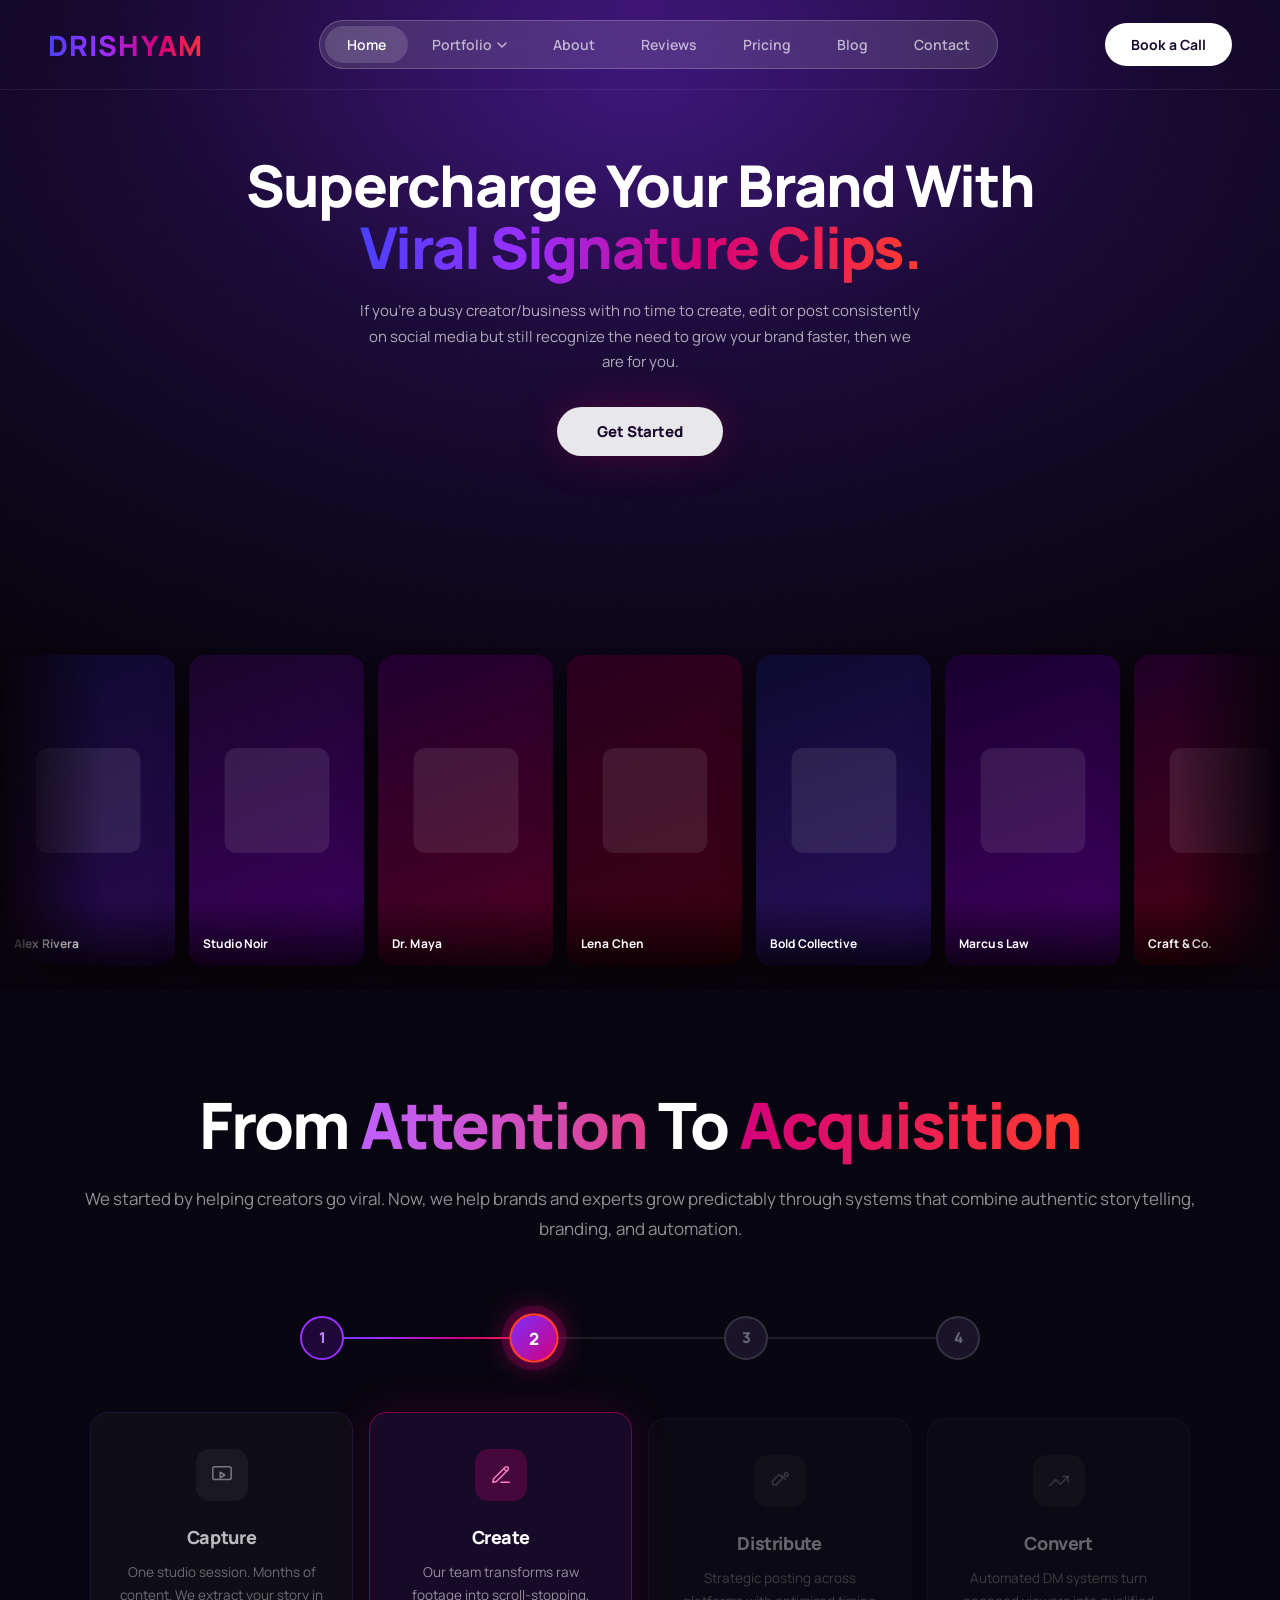
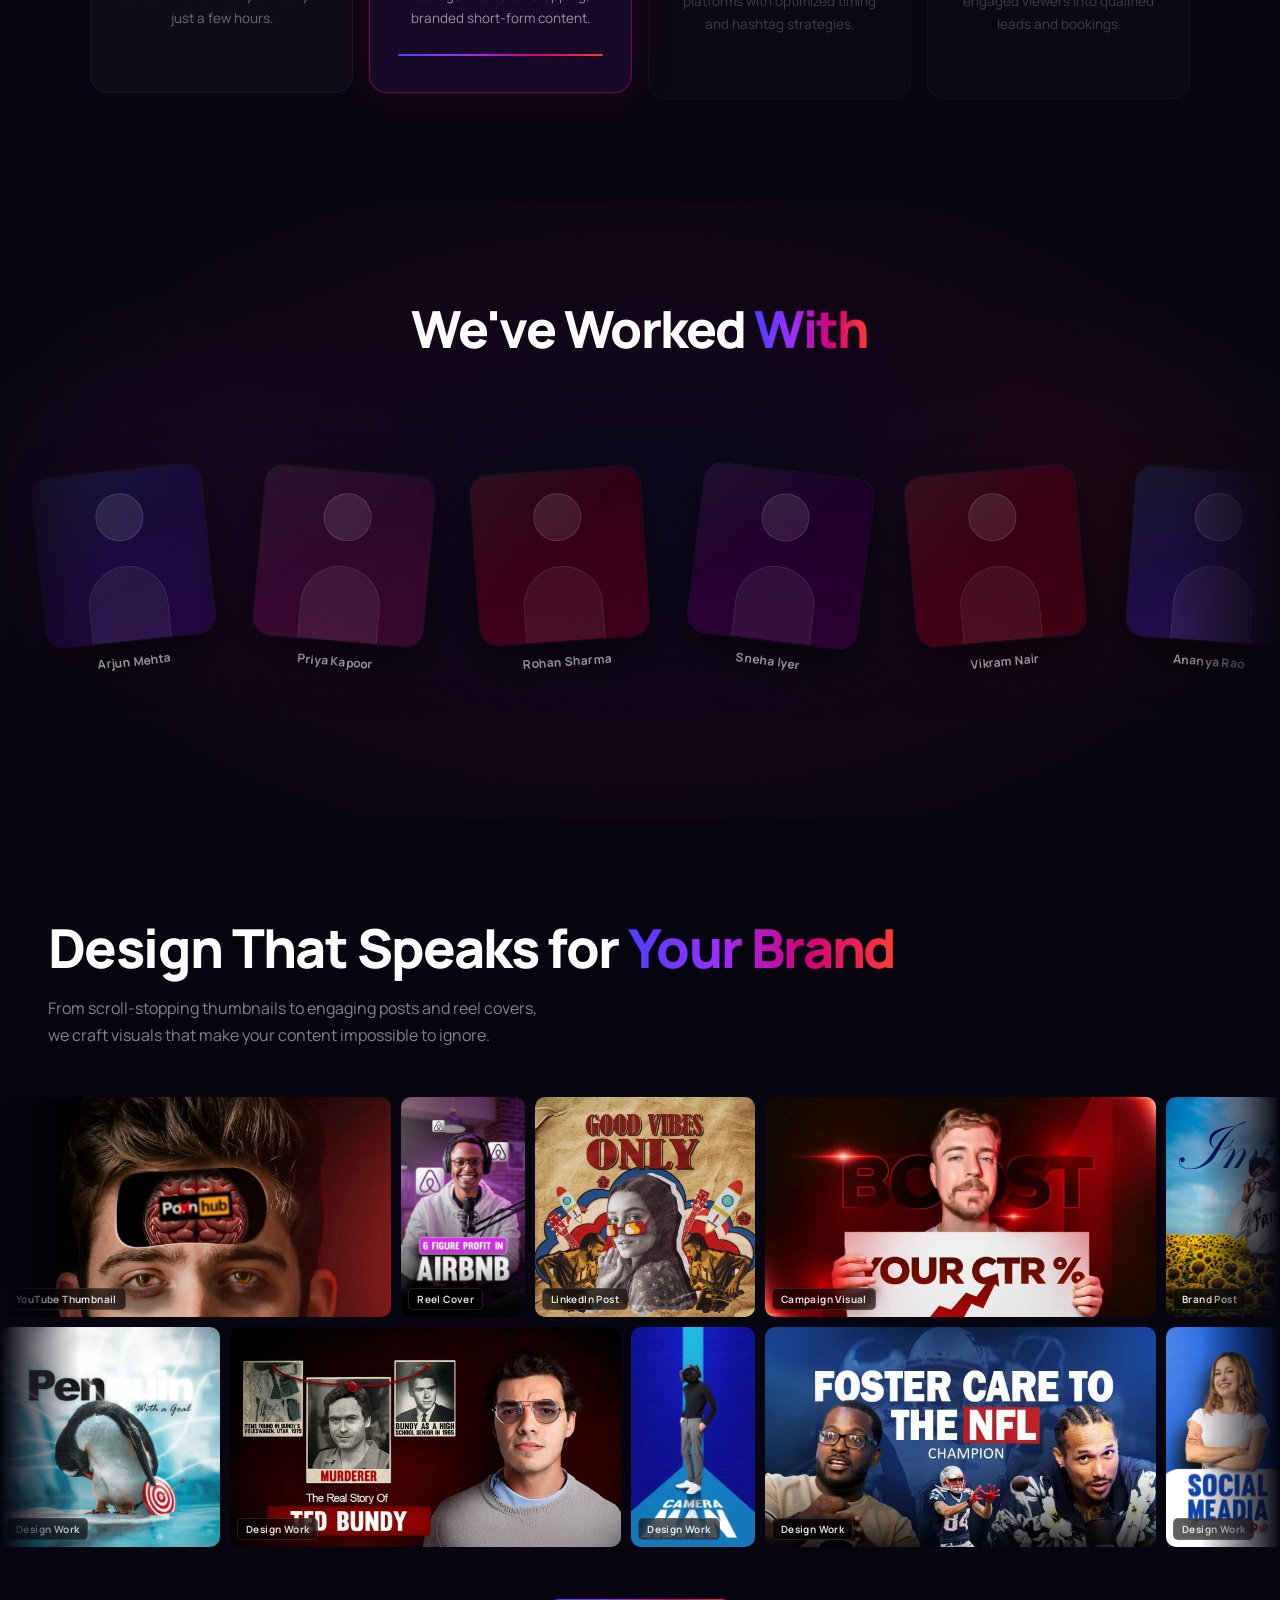
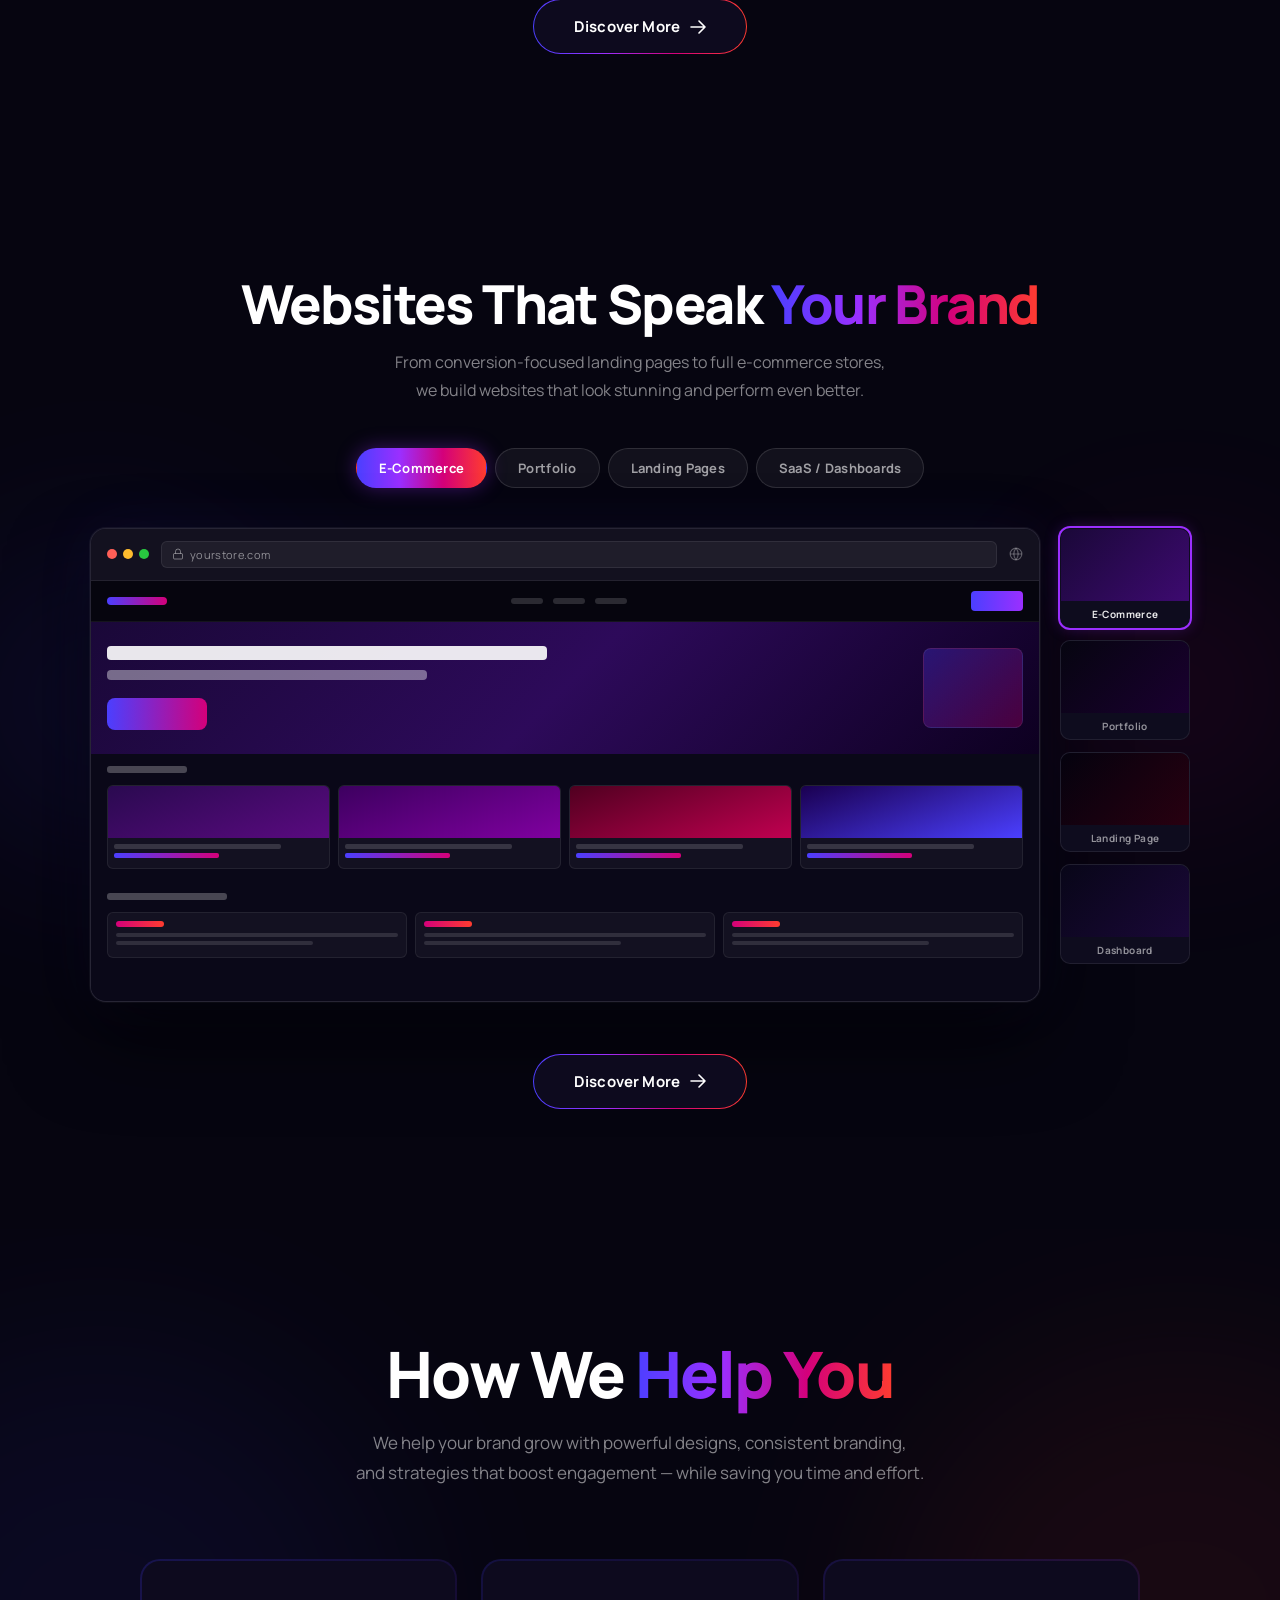
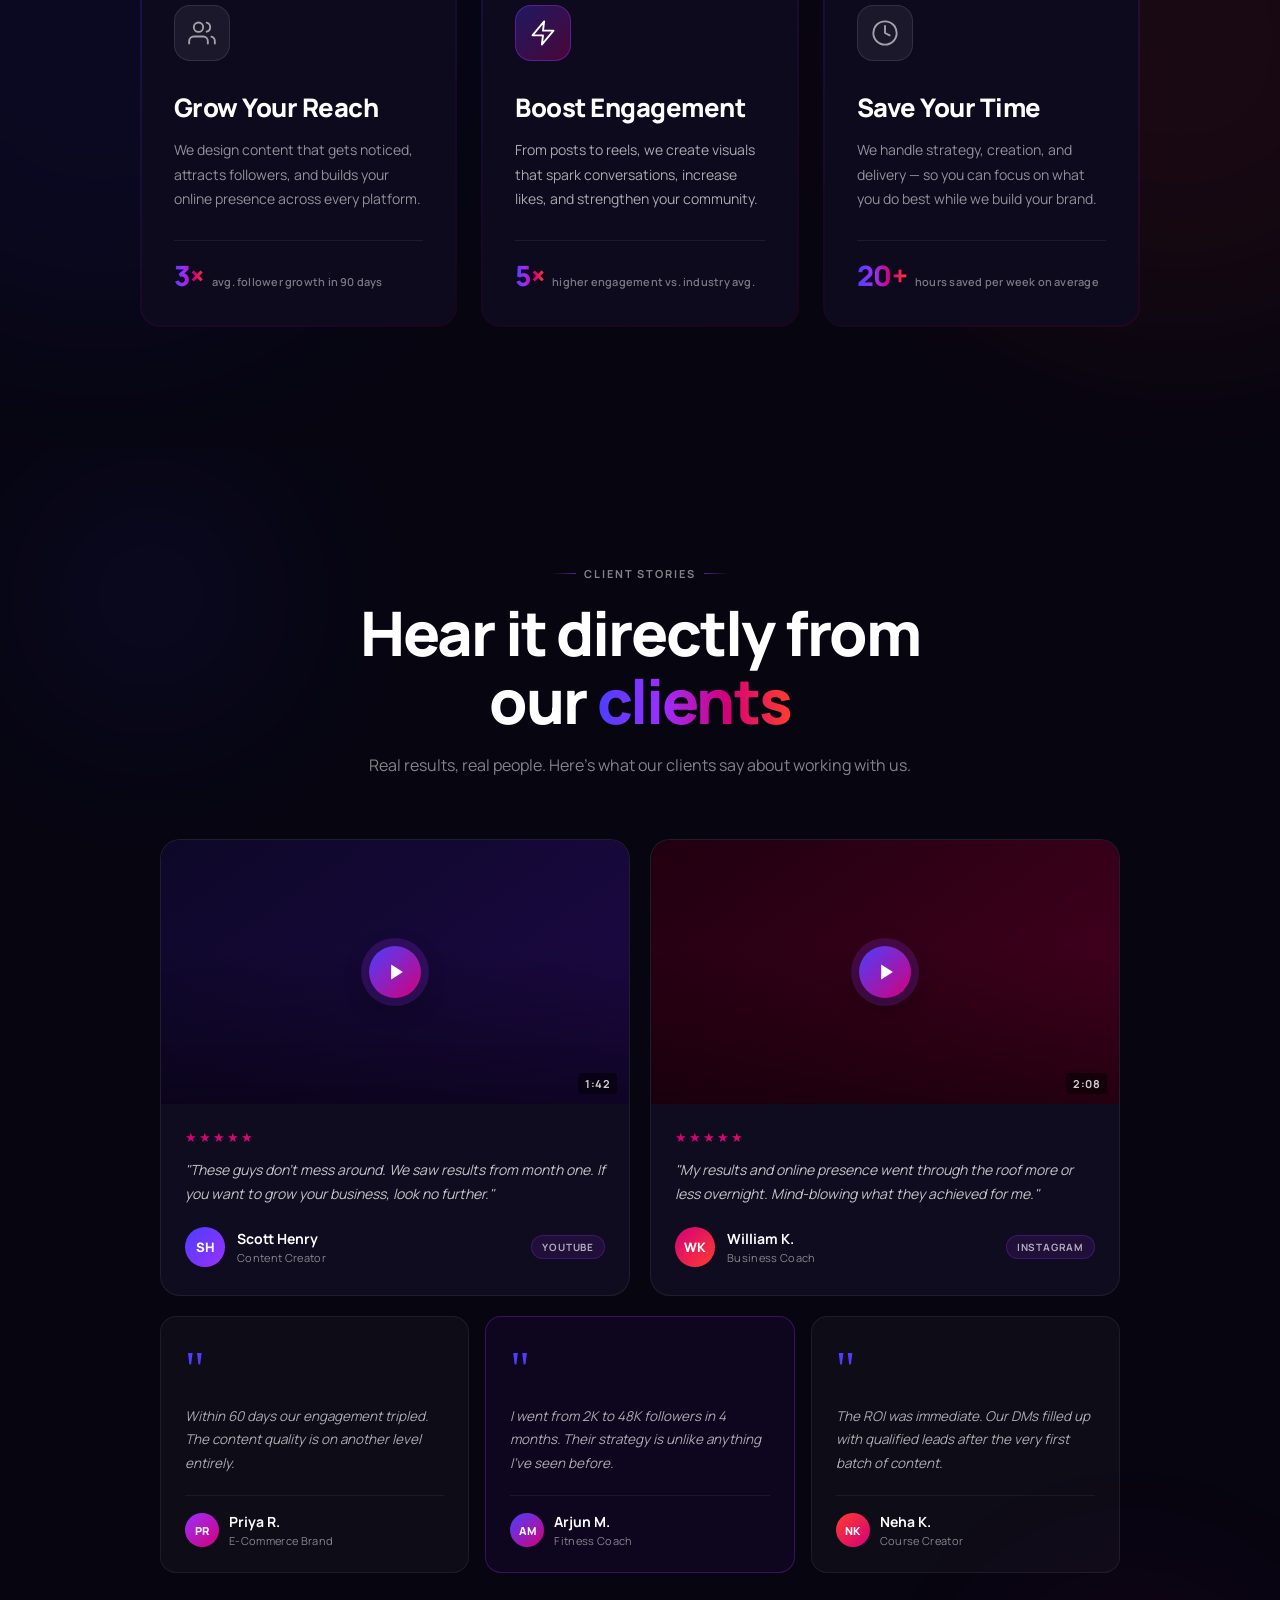
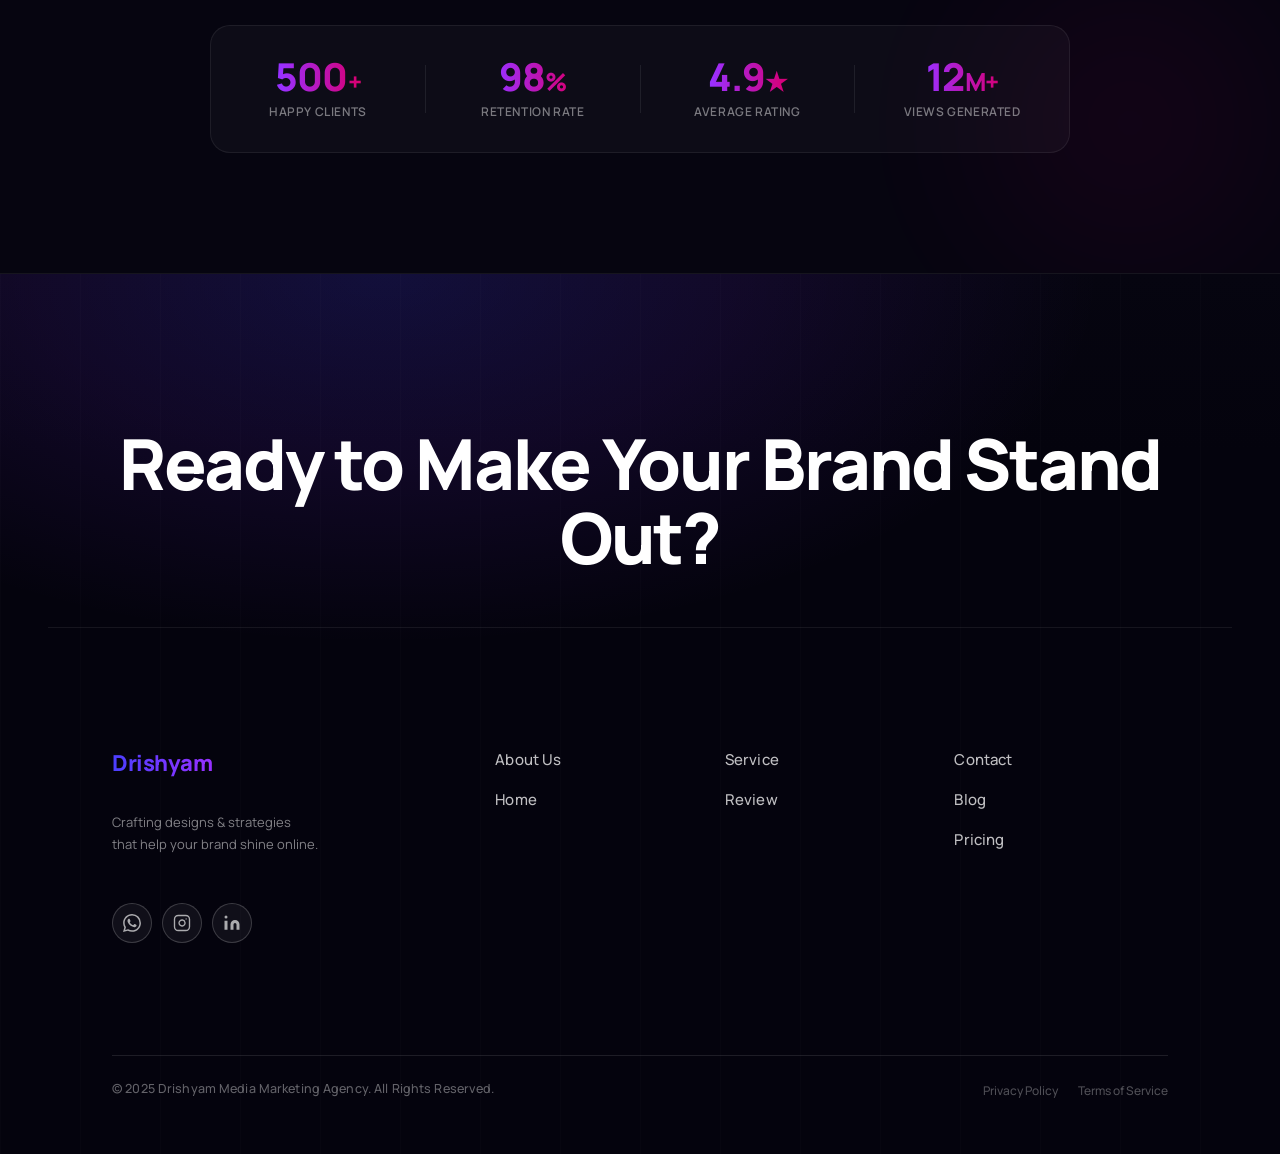
<file: index.html>
﻿<!DOCTYPE html>
<html lang="en">
<head>
  <meta charset="UTF-8"/>
  <meta name="viewport" content="width=device-width, initial-scale=1.0"/>
  <title>Drishyam Media — Home</title>
  <link href="https://fonts.googleapis.com/css2?family=Manrope:wght@400;500;600;700;800;900&display=swap" rel="stylesheet"/>
  <link rel="stylesheet" href="css/main.css"/>
  <link rel="stylesheet" href="css/pages/index.css"/>
</head>
<body>

<!-- ══════════════════════════════════════
     HERO WRAPPER — gradient background spans behind both the nav and hero
══════════════════════════════════════ -->
<div class="hero-wrapper">

<!-- ══════════════════════════════════════ NAV ══════════════════════════════════════ -->
<nav class="site-nav" role="navigation" aria-label="Main navigation">
  <a href="index.html" class="nav-logo">Drishyam<sup>®</sup></a>

  <div class="nav-tabs" role="tablist">
    <a href="index.html"   class="nav-tab active" role="tab" aria-selected="true">Home</a>

    <div class="nav-dropdown" role="none">
      <button class="nav-tab nav-dropdown-trigger" aria-haspopup="true" aria-expanded="false">
        Portfolio
        <svg width="10" height="6" viewBox="0 0 10 6" fill="none" aria-hidden="true"><path d="M1 1L5 5L9 1" stroke="currentColor" stroke-width="1.5" stroke-linecap="round" stroke-linejoin="round"/></svg>
      </button>
      <div class="nav-dropdown-menu" role="menu">
        <div class="nav-dropdown-menu-inner">
          <a href="#" class="nav-dropdown-item" role="menuitem">Video Production</a>
          <a href="graphic.html" class="nav-dropdown-item" role="menuitem">Graphic Designing</a>
          <a href="#" class="nav-dropdown-item" role="menuitem">Web/App Development</a>
        </div>
      </div>
    </div>

    <a href="about.html"   class="nav-tab" role="tab">About</a>
    <a href="reviews.html" class="nav-tab" role="tab">Reviews</a>
    <a href="pricing.html" class="nav-tab" role="tab">Pricing</a>
    <a href="blog.html"    class="nav-tab" role="tab">Blog</a>
    <a href="contact.html" class="nav-tab" role="tab">Contact</a>
  </div>

  <div class="nav-right">
    <a href="contact.html" class="btn-book">Book a Call</a>
  </div>

  <button class="nav-hamburger" id="hamburgerBtn" aria-label="Toggle navigation menu" aria-expanded="false">
    <span></span>
    <span></span>
    <span></span>
  </button>
</nav>

<!-- Mobile drawer -->
<div class="mobile-nav-drawer" id="mobileDrawer" role="dialog" aria-modal="true">
  <button class="drawer-close" id="drawerClose" aria-label="Close navigation menu">×</button>
  <a href="index.html">Home</a>
  <a href="#" class="drawer-group-label">Portfolio</a>
  <a href="#" class="drawer-sub-item">Video Production</a>
  <a href="#" class="drawer-sub-item">Graphic Designing</a>
  <a href="#" class="drawer-sub-item">Website / App Development</a>
  <a href="pricing.html">Services</a>
  <a href="about.html">About</a>
  <a href="reviews.html">Reviews</a>
  <a href="blog.html">Blog</a>
  <a href="contact.html">Contact</a>
  <a href="contact.html" class="drawer-cta">Book a Call</a>
</div>


<!-- background layers — position:absolute relative to .hero-wrapper,
     so the gradient covers both the nav and the hero section -->
<div class="bg-layer" aria-hidden="true"></div>
<div class="bg-grain" aria-hidden="true"></div>

<!-- ══════════════════════════════════════
     HERO
══════════════════════════════════════ -->
<div class="hero-wrap">

  <div class="hero-content">
    <h1 class="hero-headline">
      <span class="line-white">Supercharge Your Brand With</span><br>
      <span class="line-pink">Viral Signature Clips.</span>
    </h1>
    <p class="hero-sub">
      If you’re a busy creator/business with no time to create, edit or post consistently on social media but still recognize the need to grow your brand faster, then we are for you.
    </p>
    <a href="#" class="hero-cta">Get Started</a>
  </div>

  <div class="card-strip-wrap" aria-hidden="true">
    <div class="card-strip" id="strip">
      <!-- Set A -->
      <div class="card"><div class="card-inner"></div><div class="card-label">Alex Rivera</div></div>
      <div class="card"><div class="card-inner"></div><div class="card-label">Studio Noir</div></div>
      <div class="card"><div class="card-inner"></div><div class="card-label">Dr. Maya</div></div>
      <div class="card"><div class="card-inner"></div><div class="card-label">Lena Chen</div></div>
      <div class="card"><div class="card-inner"></div><div class="card-label">Bold Collective</div></div>
      <div class="card"><div class="card-inner"></div><div class="card-label">Marcus Law</div></div>
      <div class="card"><div class="card-inner"></div><div class="card-label">Craft & Co.</div></div>
      <div class="card"><div class="card-inner"></div><div class="card-label">Sofia Park</div></div>
      <!-- Set B (seamless duplicate) -->
      <div class="card"><div class="card-inner"></div><div class="card-label">Alex Rivera</div></div>
      <div class="card"><div class="card-inner"></div><div class="card-label">Studio Noir</div></div>
      <div class="card"><div class="card-inner"></div><div class="card-label">Dr. Maya</div></div>
      <div class="card"><div class="card-inner"></div><div class="card-label">Lena Chen</div></div>
      <div class="card"><div class="card-inner"></div><div class="card-label">Bold Collective</div></div>
      <div class="card"><div class="card-inner"></div><div class="card-label">Marcus Law</div></div>
      <div class="card"><div class="card-inner"></div><div class="card-label">Craft & Co.</div></div>
      <div class="card"><div class="card-inner"></div><div class="card-label">Sofia Park</div></div>
    </div>
  </div>
</div><!-- end .hero-wrap -->

</div><!-- end .hero-wrapper -->


<!-- ══════════════════════════════════════
     ATTENTION TO ACQUISITION
══════════════════════════════════════ -->
<section class="ata-section" aria-label="Our Process">

  <div class="ata-header">
    <h2 class="ata-title">
      <span class="ata-white">From </span><span class="ata-pink">Attention</span><span class="ata-white"> To </span><span class="ata-purple">Acquisition</span>
    </h2>
    <p class="ata-sub">
      We started by helping creators go viral. Now, we help brands and experts
      grow predictably through systems that combine authentic storytelling,
      branding, and automation.
    </p>
  </div>

  <div class="timeline-wrap" aria-hidden="true">
    <div class="timeline-line">
      <div class="timeline-line-fill" id="timelineFill"></div>
    </div>
    <div class="timeline-nodes" id="timelineNodes">
      <div class="timeline-node"><div class="node-circle" data-step="0">1</div></div>
      <div class="timeline-node"><div class="node-circle" data-step="1">2</div></div>
      <div class="timeline-node"><div class="node-circle" data-step="2">3</div></div>
      <div class="timeline-node"><div class="node-circle" data-step="3">4</div></div>
    </div>
  </div>

  <div class="step-cards" id="stepCards" role="list">

    <div class="step-card" data-step="0" role="listitem">
      <div class="step-icon-wrap" aria-hidden="true">
        <svg width="22" height="22" viewBox="0 0 24 24" fill="none" stroke="currentColor" stroke-width="1.6" stroke-linecap="round" stroke-linejoin="round"><rect x="2" y="3" width="20" height="14" rx="2"/><path d="M10 9l5 3-5 3V9z"/></svg>
      </div>
      <h3 class="step-name">Capture</h3>
      <p class="step-desc">One studio session. Months of content. We extract your story in just a few hours.</p>
      <div class="card-progress" aria-hidden="true"><div class="card-progress-fill"></div></div>
    </div>

    <div class="step-card" data-step="1" role="listitem">
      <div class="step-icon-wrap" aria-hidden="true">
        <svg width="22" height="22" viewBox="0 0 24 24" fill="none" stroke="currentColor" stroke-width="1.6" stroke-linecap="round" stroke-linejoin="round"><path d="M12 20h9"/><path d="M16.5 3.5a2.121 2.121 0 013 3L7 19l-4 1 1-4L16.5 3.5z"/><path d="M15 5l3 3"/></svg>
      </div>
      <h3 class="step-name">Create</h3>
      <p class="step-desc">Our team transforms raw footage into scroll-stopping, branded short-form content.</p>
      <div class="card-progress" aria-hidden="true"><div class="card-progress-fill"></div></div>
    </div>

    <div class="step-card" data-step="2" role="listitem">
      <div class="step-icon-wrap" aria-hidden="true">
        <svg width="22" height="22" viewBox="0 0 24 24" fill="none" stroke="currentColor" stroke-width="1.6" stroke-linecap="round" stroke-linejoin="round"><path d="M4.5 16.5l-1-4 7.5-7.5 4 4-7.5 7.5-3.5-1z"/><path d="M14 6l4 4"/><circle cx="19" cy="5" r="2"/></svg>
      </div>
      <h3 class="step-name">Distribute</h3>
      <p class="step-desc">Strategic posting across platforms with optimized timing and hashtag strategies.</p>
      <div class="card-progress" aria-hidden="true"><div class="card-progress-fill"></div></div>
    </div>

    <div class="step-card" data-step="3" role="listitem">
      <div class="step-icon-wrap" aria-hidden="true">
        <svg width="22" height="22" viewBox="0 0 24 24" fill="none" stroke="currentColor" stroke-width="1.6" stroke-linecap="round" stroke-linejoin="round"><polyline points="22 7 13.5 15.5 8.5 10.5 2 17"/><polyline points="16 7 22 7 22 13"/></svg>
      </div>
      <h3 class="step-name">Convert</h3>
      <p class="step-desc">Automated DM systems turn engaged viewers into qualified leads and bookings.</p>
      <div class="card-progress" aria-hidden="true"><div class="card-progress-fill"></div></div>
    </div>

  </div>
</section>


<!-- ══════════════════════════════════════
     WE'VE WORKED WITH
══════════════════════════════════════ -->
<section class="wwf-section" aria-label="Clients we've worked with">
  <div class="wwf-bg" aria-hidden="true"></div>

  <h2 class="wwf-title">We've Worked <span class="wwf-grad">With</span></h2>

  <div class="wwf-track-wrap" aria-hidden="true">
    <div class="wwf-track" id="wwfTrack">
      <!-- SET A -->
      <div class="wwf-card" style="--rot:-6deg; --img:linear-gradient(160deg,#0d0a2e,#2a0a50)"><div class="wwf-img"><div class="wwf-card-inner"></div></div><span class="wwf-card-name">Arjun Mehta</span></div>
      <div class="wwf-card" style="--rot:5deg;  --img:linear-gradient(160deg,#1a0520,#4a0a3a)"><div class="wwf-img"><div class="wwf-card-inner"></div></div><span class="wwf-card-name">Priya Kapoor</span></div>
      <div class="wwf-card" style="--rot:-4deg; --img:linear-gradient(160deg,#200010,#500020)"><div class="wwf-img"><div class="wwf-card-inner"></div></div><span class="wwf-card-name">Rohan Sharma</span></div>
      <div class="wwf-card" style="--rot:7deg;  --img:linear-gradient(160deg,#100020,#380040)"><div class="wwf-img"><div class="wwf-card-inner"></div></div><span class="wwf-card-name">Sneha Iyer</span></div>
      <div class="wwf-card" style="--rot:-5deg; --img:linear-gradient(160deg,#280010,#500018)"><div class="wwf-img"><div class="wwf-card-inner"></div></div><span class="wwf-card-name">Vikram Nair</span></div>
      <div class="wwf-card" style="--rot:4deg;  --img:linear-gradient(160deg,#0a0820,#2a1060)"><div class="wwf-img"><div class="wwf-card-inner"></div></div><span class="wwf-card-name">Ananya Rao</span></div>
      <div class="wwf-card" style="--rot:-7deg; --img:linear-gradient(160deg,#1e0010,#480020)"><div class="wwf-img"><div class="wwf-card-inner"></div></div><span class="wwf-card-name">Karan Malhotra</span></div>
      <div class="wwf-card" style="--rot:6deg;  --img:linear-gradient(160deg,#0d0030,#300050)"><div class="wwf-img"><div class="wwf-card-inner"></div></div><span class="wwf-card-name">Divya Singh</span></div>
      <div class="wwf-card" style="--rot:-3deg; --img:linear-gradient(160deg,#200018,#4a0030)"><div class="wwf-img"><div class="wwf-card-inner"></div></div><span class="wwf-card-name">Rahul Verma</span></div>
      <div class="wwf-card" style="--rot:5deg;  --img:linear-gradient(160deg,#140028,#3a0048)"><div class="wwf-img"><div class="wwf-card-inner"></div></div><span class="wwf-card-name">Meera Joshi</span></div>
      <!-- SET B (seamless duplicate) -->
      <div class="wwf-card" style="--rot:-6deg; --img:linear-gradient(160deg,#0d0a2e,#2a0a50)"><div class="wwf-img"><div class="wwf-card-inner"></div></div><span class="wwf-card-name">Arjun Mehta</span></div>
      <div class="wwf-card" style="--rot:5deg;  --img:linear-gradient(160deg,#1a0520,#4a0a3a)"><div class="wwf-img"><div class="wwf-card-inner"></div></div><span class="wwf-card-name">Priya Kapoor</span></div>
      <div class="wwf-card" style="--rot:-4deg; --img:linear-gradient(160deg,#200010,#500020)"><div class="wwf-img"><div class="wwf-card-inner"></div></div><span class="wwf-card-name">Rohan Sharma</span></div>
      <div class="wwf-card" style="--rot:7deg;  --img:linear-gradient(160deg,#100020,#380040)"><div class="wwf-img"><div class="wwf-card-inner"></div></div><span class="wwf-card-name">Sneha Iyer</span></div>
      <div class="wwf-card" style="--rot:-5deg; --img:linear-gradient(160deg,#280010,#500018)"><div class="wwf-img"><div class="wwf-card-inner"></div></div><span class="wwf-card-name">Vikram Nair</span></div>
      <div class="wwf-card" style="--rot:4deg;  --img:linear-gradient(160deg,#0a0820,#2a1060)"><div class="wwf-img"><div class="wwf-card-inner"></div></div><span class="wwf-card-name">Ananya Rao</span></div>
      <div class="wwf-card" style="--rot:-7deg; --img:linear-gradient(160deg,#1e0010,#480020)"><div class="wwf-img"><div class="wwf-card-inner"></div></div><span class="wwf-card-name">Karan Malhotra</span></div>
      <div class="wwf-card" style="--rot:6deg;  --img:linear-gradient(160deg,#0d0030,#300050)"><div class="wwf-img"><div class="wwf-card-inner"></div></div><span class="wwf-card-name">Divya Singh</span></div>
      <div class="wwf-card" style="--rot:-3deg; --img:linear-gradient(160deg,#200018,#4a0030)"><div class="wwf-img"><div class="wwf-card-inner"></div></div><span class="wwf-card-name">Rahul Verma</span></div>
      <div class="wwf-card" style="--rot:5deg;  --img:linear-gradient(160deg,#140028,#3a0048)"><div class="wwf-img"><div class="wwf-card-inner"></div></div><span class="wwf-card-name">Meera Joshi</span></div>
    </div>
  </div>
</section>


<!-- ══════════════════════════════════════
     DESIGN THAT SPEAKS
══════════════════════════════════════ -->
<section class="dts-section" aria-label="Design Portfolio">
  <div class="dts-header">
    <h2 class="dts-title">Design That Speaks for <span class="dts-grad">Your Brand</span></h2>
    <p class="dts-sub">From scroll-stopping thumbnails to engaging posts and reel covers,<br>we craft visuals that make your content impossible to ignore.</p>
  </div>

  <!--
    GALLERY IMAGE GUIDE
    Row 1 slots  (fill src="" with your images):
      g-169 → 16:9 image  |  g-916 → 9:16 image  |  g-11 → 1:1 image
    Row 2 slots are separate — add a different set of 9 images there.
    Each row has its 9 images duplicated below for the seamless scroll loop.
  -->
  <div class="gallery-wrap">

    <!-- ── ROW 1 — scrolls left ── -->
    <div class="gallery-row">
      <div class="gallery-track">

        <!-- original 9 images -->
        <div class="g-item g-169"><img src="assets/images/index/designthatspeak169 (1).webp"   alt="YouTube Thumbnail"  loading="lazy"><div class="dts-tag">YouTube Thumbnail</div></div>
        <div class="g-item g-916"><img src="assets/images/index/designthatspeak916 (1).webp"   alt="Reel Cover"         loading="lazy"><div class="dts-tag">Reel Cover</div></div>
        <div class="g-item g-11" ><img src="assets/images/index/designthatspeak11 (1).webp"   alt="LinkedIn Post"      loading="lazy"><div class="dts-tag">LinkedIn Post</div></div>
        <div class="g-item g-169"><img src="assets/images/index/designthatspeak169 (2).webp"  alt="Campaign Visual"    loading="lazy"><div class="dts-tag">Campaign Visual</div></div>
        <div class="g-item g-11" ><img src="assets/images/index/designthatspeak11 (2).webp"  alt="Brand Post"         loading="lazy"><div class="dts-tag">Brand Post</div></div>
        <div class="g-item g-916"><img src="assets/images/index/designthatspeak916 (2).webp"   alt="Speaker Card"       loading="lazy"><div class="dts-tag">Speaker Card</div></div>
        <div class="g-item g-169"><img src="assets/images/index/designthatspeak169 (3).webp"   alt="Thumbnail Design"   loading="lazy"><div class="dts-tag">Thumbnail Design</div></div>
        <div class="g-item g-916"><img src="assets/images/index/designthatspeak916 (3).webp"     alt="Reel Cover"         loading="lazy"><div class="dts-tag">Reel Cover</div></div>
        <div class="g-item g-11" ><img src="assets/images/index/designthatspeak11 (3).webp"   alt="Event Poster"       loading="lazy"><div class="dts-tag">Event Poster</div></div>

        <!-- duplicate set for seamless loop -->
        <div class="g-item g-169" aria-hidden="true"><img src="assets/images/index/designthatspeak169 (1).webp"   alt="" loading="lazy"></div>
        <div class="g-item g-916" aria-hidden="true"><img src="assets/images/index/designthatspeak916 (1).webp"   alt="" loading="lazy"></div>
        <div class="g-item g-11"  aria-hidden="true"><img src="assets/images/index/designthatspeak11 (1).webp"   alt="" loading="lazy"></div>
        <div class="g-item g-169" aria-hidden="true"><img src="assets/images/index/designthatspeak169 (2).webp"  alt="" loading="lazy"></div>
        <div class="g-item g-11"  aria-hidden="true"><img src="assets/images/index/designthatspeak11 (2).webp"  alt="" loading="lazy"></div>
        <div class="g-item g-916" aria-hidden="true"><img src="assets/images/index/designthatspeak916 (2).webp"   alt="" loading="lazy"></div>
        <div class="g-item g-169" aria-hidden="true"><img src="assets/images/index/designthatspeak169 (3).webp"   alt="" loading="lazy"></div>
        <div class="g-item g-916" aria-hidden="true"><img src="assets/images/index/designthatspeak916 (3).webp"     alt="" loading="lazy"></div>
        <div class="g-item g-11"  aria-hidden="true"><img src="assets/images/index/designthatspeak11 (3).webp"   alt="" loading="lazy"></div>

      </div>
    </div>

    <!-- ── ROW 2 — scrolls right, add your 9 images here ── -->
    <div class="gallery-row">
      <div class="gallery-track gallery-track-r2">

        <!-- original 9 images — replace src="" with your image paths -->
        <div class="g-item g-11" ><img src="assets/images/index/designthatspeak11 (4).webp" alt="Design Work" loading="lazy"><div class="dts-tag">Design Work</div></div>
        <div class="g-item g-169"><img src="assets/images/index/designthatspeak169 (4).webp" alt="Design Work" loading="lazy"><div class="dts-tag">Design Work</div></div>
        <div class="g-item g-916"><img src="assets/images/index/designthatspeak916 (4).webp" alt="Design Work" loading="lazy"><div class="dts-tag">Design Work</div></div>
        <div class="g-item g-169"><img src="assets/images/index/designthatspeak169 (5).webp" alt="Design Work" loading="lazy"><div class="dts-tag">Design Work</div></div>
        <div class="g-item g-916"><img src="assets/images/index/designthatspeak916 (5).webp" alt="Design Work" loading="lazy"><div class="dts-tag">Design Work</div></div>
        <div class="g-item g-11" ><img src="assets/images/index/designthatspeak11 (5).webp" alt="Design Work" loading="lazy"><div class="dts-tag">Design Work</div></div>
        <div class="g-item g-916"><img src="assets/images/index/designthatspeak916 (6).png" alt="Design Work" loading="lazy"><div class="dts-tag">Design Work</div></div>
        <div class="g-item g-11" ><img src="assets/images/index/designthatspeak11 (6).webp" alt="Design Work" loading="lazy"><div class="dts-tag">Design Work</div></div>
        <div class="g-item g-169"><img src="assets/images/index/designthatspeak169 (6).webp" alt="Design Work" loading="lazy"><div class="dts-tag">Design Work</div></div>

        <!-- duplicate set for seamless loop -->
        <div class="g-item g-11"  aria-hidden="true"><img src="assets/images/index/designthatspeak11 (4).webp" alt="" loading="lazy"></div>
        <div class="g-item g-169" aria-hidden="true"><img src="assets/images/index/designthatspeak169 (4).webp" alt="" loading="lazy"></div>
        <div class="g-item g-916" aria-hidden="true"><img src="assets/images/index/designthatspeak916 (4).webp" alt="" loading="lazy"></div>
        <div class="g-item g-169" aria-hidden="true"><img src="assets/images/index/designthatspeak169 (5).webp" alt="" loading="lazy"></div>
        <div class="g-item g-916" aria-hidden="true"><img src="assets/images/index/designthatspeak916 (5).webp" alt="" loading="lazy"></div>
        <div class="g-item g-11"  aria-hidden="true"><img src="assets/images/index/designthatspeak11 (5).webp" alt="" loading="lazy"></div>
        <div class="g-item g-916" aria-hidden="true"><img src="assets/images/index/designthatspeak916 (6).png" alt="" loading="lazy"></div>
        <div class="g-item g-11"  aria-hidden="true"><img src="assets/images/index/designthatspeak11 (6).webp" alt="" loading="lazy"></div>
        <div class="g-item g-169" aria-hidden="true"><img src="assets/images/index/designthatspeak169 (6).webp" alt="" loading="lazy"></div>

      </div>
    </div>

  </div>

  <div class="dts-footer">
    <a href="#" class="dts-discover-btn">
      Discover More
      <svg width="16" height="16" viewBox="0 0 16 16" fill="none" aria-hidden="true"><path d="M1 8h14M9 2l6 6-6 6" stroke="currentColor" stroke-width="1.6" stroke-linecap="round" stroke-linejoin="round"/></svg>
    </a>
  </div>
</section>


<!-- ══════════════════════════════════════
     WEBSITE SHOWCASE
══════════════════════════════════════ -->
<section class="ws-section" aria-label="Website Showcase">

  <div class="ws-bg" aria-hidden="true">
    <div class="ws-blob ws-blob-l"></div>
    <div class="ws-blob ws-blob-r"></div>
  </div>

  <div class="ws-header">
    <h2 class="ws-title">Websites That Speak <span class="ws-grad">Your Brand</span></h2>
    <p class="ws-sub">From conversion-focused landing pages to full e-commerce stores,<br>we build websites that look stunning and perform even better.</p>
  </div>

  <div class="ws-tabs" role="tablist" id="wsTabs">
    <button class="ws-tab active" data-cat="ecommerce" role="tab" aria-selected="true">E-Commerce</button>
    <button class="ws-tab" data-cat="portfolio" role="tab" aria-selected="false">Portfolio</button>
    <button class="ws-tab" data-cat="landing" role="tab" aria-selected="false">Landing Pages</button>
    <button class="ws-tab" data-cat="saas" role="tab" aria-selected="false">SaaS / Dashboards</button>
  </div>

  <div class="ws-frame-wrap">
    <div class="ws-browser" role="region" aria-label="Website preview">
      <div class="ws-browser-bar" aria-hidden="true">
        <div class="ws-dots">
          <span style="background:#ff5f57"></span>
          <span style="background:#febc2e"></span>
          <span style="background:#28c840"></span>
        </div>
        <div class="ws-url-bar">
          <svg width="12" height="12" viewBox="0 0 24 24" fill="none" stroke="rgba(255,255,255,0.4)" stroke-width="2" aria-hidden="true"><rect x="3" y="11" width="18" height="11" rx="2"/><path d="M7 11V7a5 5 0 0110 0v4"/></svg>
          <span id="wsUrl">yourstore.com</span>
        </div>
        <div class="ws-nav-icons" aria-hidden="true">
          <svg width="14" height="14" viewBox="0 0 24 24" fill="none" stroke="rgba(255,255,255,0.3)" stroke-width="2"><circle cx="12" cy="12" r="10"/><line x1="2" y1="12" x2="22" y2="12"/><path d="M12 2a15.3 15.3 0 010 20M12 2a15.3 15.3 0 000 20"/></svg>
        </div>
      </div>

      <div class="ws-screen" id="wsScreen">
        <!-- E-Commerce -->
        <div class="ws-panel active" data-cat="ecommerce" role="tabpanel">
          <div class="ws-mock-nav" aria-hidden="true"><div class="ws-mock-logo"></div><div class="ws-mock-links"><span></span><span></span><span></span></div><div class="ws-mock-cta"></div></div>
          <div class="ws-mock-hero" style="background:linear-gradient(135deg,#1a0838 0%,#2d0a5a 50%,#0d0020 100%)" aria-hidden="true">
            <div class="ws-mock-hero-text"><div style="width:55%;height:14px;background:#fff;border-radius:4px;margin-bottom:10px;opacity:0.9"></div><div style="width:40%;height:10px;background:rgba(255,255,255,0.4);border-radius:4px;margin-bottom:18px"></div><div style="width:100px;height:32px;background:linear-gradient(90deg,#4b3fff,#d4007a);border-radius:8px"></div></div>
            <div class="ws-mock-hero-img"></div>
          </div>
          <div class="ws-mock-products" aria-hidden="true">
            <div class="ws-mock-section-title"></div>
            <div class="ws-mock-grid">
              <div class="ws-mock-product"><div class="ws-mock-product-img" style="background:linear-gradient(160deg,#2a0a50,#5a0a80)"></div><div class="ws-mock-product-info"><div></div><div></div></div></div>
              <div class="ws-mock-product"><div class="ws-mock-product-img" style="background:linear-gradient(160deg,#3d0060,#8000a0)"></div><div class="ws-mock-product-info"><div></div><div></div></div></div>
              <div class="ws-mock-product"><div class="ws-mock-product-img" style="background:linear-gradient(160deg,#500020,#c00050)"></div><div class="ws-mock-product-info"><div></div><div></div></div></div>
              <div class="ws-mock-product"><div class="ws-mock-product-img" style="background:linear-gradient(160deg,#1a0050,#4b3fff)"></div><div class="ws-mock-product-info"><div></div><div></div></div></div>
            </div>
          </div>
          <div class="ws-mock-testimonials" aria-hidden="true">
            <div class="ws-mock-section-title" style="width:120px"></div>
            <div class="ws-mock-reviews">
              <div class="ws-mock-review"><div class="ws-stars"></div><div></div><div></div></div>
              <div class="ws-mock-review"><div class="ws-stars"></div><div></div><div></div></div>
              <div class="ws-mock-review"><div class="ws-stars"></div><div></div><div></div></div>
            </div>
          </div>
        </div>

        <!-- Portfolio -->
        <div class="ws-panel" data-cat="portfolio" role="tabpanel">
          <div class="ws-mock-nav" aria-hidden="true"><div class="ws-mock-logo"></div><div class="ws-mock-links"><span></span><span></span><span></span></div><div class="ws-mock-cta" style="background:linear-gradient(90deg,#d4007a,#ff3c2f)"></div></div>
          <div class="ws-mock-hero" style="background:linear-gradient(135deg,#060510 0%,#1a0030 40%,#300010 100%)" aria-hidden="true">
            <div class="ws-mock-hero-text" style="width:60%"><div style="width:80%;height:18px;background:linear-gradient(90deg,#9b2fff,#d4007a);border-radius:4px;margin-bottom:10px"></div><div style="width:55%;height:10px;background:rgba(255,255,255,0.3);border-radius:4px;margin-bottom:18px"></div><div style="display:flex;gap:8px"><div style="width:80px;height:28px;background:linear-gradient(90deg,#4b3fff,#9b2fff);border-radius:6px"></div><div style="width:80px;height:28px;background:rgba(255,255,255,0.08);border-radius:6px;border:1px solid rgba(255,255,255,0.15)"></div></div></div>
          </div>
          <div class="ws-mock-masonry" aria-hidden="true">
            <div class="ws-mason-col"><div style="height:80px;background:linear-gradient(160deg,#1a0838,#3d0a70);border-radius:6px;margin-bottom:6px"></div><div style="height:50px;background:linear-gradient(160deg,#200010,#500030);border-radius:6px"></div></div>
            <div class="ws-mason-col"><div style="height:50px;background:linear-gradient(160deg,#0d0020,#2a0060);border-radius:6px;margin-bottom:6px"></div><div style="height:80px;background:linear-gradient(160deg,#300010,#700030);border-radius:6px"></div></div>
            <div class="ws-mason-col"><div style="height:70px;background:linear-gradient(160deg,#1a0028,#4a0060);border-radius:6px;margin-bottom:6px"></div><div style="height:60px;background:linear-gradient(160deg,#200018,#500030);border-radius:6px"></div></div>
            <div class="ws-mason-col"><div style="height:55px;background:linear-gradient(160deg,#0a0820,#2a2060);border-radius:6px;margin-bottom:6px"></div><div style="height:75px;background:linear-gradient(160deg,#280010,#600020);border-radius:6px"></div></div>
          </div>
        </div>

        <!-- Landing Page -->
        <div class="ws-panel" data-cat="landing" role="tabpanel">
          <div class="ws-mock-nav" aria-hidden="true"><div class="ws-mock-logo"></div><div class="ws-mock-links"><span></span><span></span></div><div class="ws-mock-cta" style="background:linear-gradient(90deg,#ff3c2f,#d4007a)"></div></div>
          <div class="ws-mock-hero" style="background:linear-gradient(160deg,#04020e 0%,#18083a 60%,#280010 100%);text-align:center;align-items:center;justify-content:center;flex-direction:column;padding:28px 16px" aria-hidden="true">
            <div style="width:180px;height:12px;background:linear-gradient(90deg,#4b3fff,#d4007a);border-radius:4px;margin-bottom:10px"></div>
            <div style="width:130px;height:8px;background:rgba(255,255,255,0.25);border-radius:4px;margin-bottom:20px"></div>
            <div style="width:110px;height:34px;background:linear-gradient(90deg,#4b3fff,#9b2fff,#d4007a);border-radius:999px;box-shadow:0 0 20px rgba(155,47,255,0.4)"></div>
          </div>
          <div class="ws-mock-features" aria-hidden="true">
            <div class="ws-mock-feat"><div class="ws-feat-icon" style="background:rgba(75,63,255,0.2)"></div><div class="ws-feat-lines"><div></div><div></div></div></div>
            <div class="ws-mock-feat"><div class="ws-feat-icon" style="background:rgba(212,0,122,0.2)"></div><div class="ws-feat-lines"><div></div><div></div></div></div>
            <div class="ws-mock-feat"><div class="ws-feat-icon" style="background:rgba(255,60,47,0.2)"></div><div class="ws-feat-lines"><div></div><div></div></div></div>
          </div>
          <div class="ws-mock-social-proof" aria-hidden="true">
            <div style="display:flex;gap:6px;justify-content:center;margin-top:10px">
              <div style="width:28px;height:28px;border-radius:50%;background:linear-gradient(135deg,#4b3fff,#9b2fff)"></div>
              <div style="width:28px;height:28px;border-radius:50%;background:linear-gradient(135deg,#9b2fff,#d4007a)"></div>
              <div style="width:28px;height:28px;border-radius:50%;background:linear-gradient(135deg,#d4007a,#ff3c2f)"></div>
              <div style="width:60px;height:28px;border-radius:4px;background:rgba(255,255,255,0.06);margin-left:4px"></div>
            </div>
          </div>
        </div>

        <!-- SaaS Dashboard -->
        <div class="ws-panel" data-cat="saas" role="tabpanel">
          <div class="ws-mock-dash" aria-hidden="true">
            <div class="ws-dash-sidebar">
              <div style="width:28px;height:28px;border-radius:6px;background:linear-gradient(135deg,#4b3fff,#d4007a);margin-bottom:16px"></div>
              <div style="width:100%;height:6px;background:rgba(255,255,255,0.2);border-radius:3px;margin-bottom:8px"></div>
              <div style="width:70%;height:6px;background:rgba(255,255,255,0.1);border-radius:3px;margin-bottom:8px"></div>
              <div style="width:80%;height:6px;background:rgba(255,255,255,0.1);border-radius:3px;margin-bottom:8px"></div>
              <div style="width:60%;height:6px;background:linear-gradient(90deg,#4b3fff,#9b2fff);border-radius:3px;margin-bottom:8px"></div>
              <div style="width:75%;height:6px;background:rgba(255,255,255,0.1);border-radius:3px"></div>
            </div>
            <div class="ws-dash-main">
              <div class="ws-dash-stats">
                <div class="ws-dash-stat" style="background:linear-gradient(135deg,#1a0838,#2d0a5a)"><div style="height:8px;width:70%;background:rgba(255,255,255,0.5);border-radius:2px;margin-bottom:6px"></div><div style="height:18px;width:50%;background:linear-gradient(90deg,#4b3fff,#9b2fff);border-radius:2px"></div></div>
                <div class="ws-dash-stat" style="background:linear-gradient(135deg,#200010,#500030)"><div style="height:8px;width:70%;background:rgba(255,255,255,0.5);border-radius:2px;margin-bottom:6px"></div><div style="height:18px;width:50%;background:linear-gradient(90deg,#d4007a,#ff3c2f);border-radius:2px"></div></div>
                <div class="ws-dash-stat" style="background:linear-gradient(135deg,#080620,#180840)"><div style="height:8px;width:70%;background:rgba(255,255,255,0.5);border-radius:2px;margin-bottom:6px"></div><div style="height:18px;width:50%;background:linear-gradient(90deg,#9b2fff,#d4007a);border-radius:2px"></div></div>
              </div>
              <div class="ws-dash-chart">
                <svg width="100%" height="70" viewBox="0 0 300 70" preserveAspectRatio="none" aria-hidden="true">
                  <defs>
                    <linearGradient id="cg1" x1="0" y1="0" x2="0" y2="1"><stop offset="0%" stop-color="#4b3fff" stop-opacity="0.4"/><stop offset="100%" stop-color="#4b3fff" stop-opacity="0"/></linearGradient>
                    <linearGradient id="cg2" x1="0" y1="0" x2="1" y2="0"><stop offset="0%" stop-color="#4b3fff"/><stop offset="50%" stop-color="#9b2fff"/><stop offset="100%" stop-color="#d4007a"/></linearGradient>
                  </defs>
                  <path d="M0,60 C30,55 50,40 80,35 S130,20 160,25 S220,10 260,15 L300,10 L300,70 L0,70Z" fill="url(#cg1)"/>
                  <path d="M0,60 C30,55 50,40 80,35 S130,20 160,25 S220,10 260,15 L300,10" fill="none" stroke="url(#cg2)" stroke-width="2.5" stroke-linecap="round"/>
                </svg>
              </div>
              <div class="ws-dash-table">
                <div class="ws-dash-row header"><span></span><span></span><span></span></div>
                <div class="ws-dash-row"><span></span><span></span><span style="background:linear-gradient(90deg,#4b3fff,#9b2fff)"></span></div>
                <div class="ws-dash-row"><span></span><span></span><span style="background:linear-gradient(90deg,#9b2fff,#d4007a)"></span></div>
                <div class="ws-dash-row"><span></span><span></span><span style="background:linear-gradient(90deg,#d4007a,#ff3c2f)"></span></div>
              </div>
            </div>
          </div>
        </div>
      </div>
    </div>

    <div class="ws-thumbs" id="wsThumbs" role="tablist" aria-label="Website type selector">
      <div class="ws-thumb active" data-cat="ecommerce" role="tab" aria-selected="true" tabindex="0">
        <div class="ws-thumb-preview" style="background:linear-gradient(135deg,#1a0838,#3d0a70)"></div>
        <span>E-Commerce</span>
      </div>
      <div class="ws-thumb" data-cat="portfolio" role="tab" aria-selected="false" tabindex="0">
        <div class="ws-thumb-preview" style="background:linear-gradient(135deg,#060510,#1a0030)"></div>
        <span>Portfolio</span>
      </div>
      <div class="ws-thumb" data-cat="landing" role="tab" aria-selected="false" tabindex="0">
        <div class="ws-thumb-preview" style="background:linear-gradient(135deg,#04020e,#280010)"></div>
        <span>Landing Page</span>
      </div>
      <div class="ws-thumb" data-cat="saas" role="tab" aria-selected="false" tabindex="0">
        <div class="ws-thumb-preview" style="background:linear-gradient(135deg,#080618,#1a0838)"></div>
        <span>Dashboard</span>
      </div>
    </div>
  </div>

  <div class="ws-cta-wrap">
    <a href="#" class="ws-cta-btn">
      Discover More
      <svg width="16" height="16" viewBox="0 0 16 16" fill="none" aria-hidden="true"><path d="M1 8h14M9 2l6 6-6 6" stroke="currentColor" stroke-width="1.6" stroke-linecap="round" stroke-linejoin="round"/></svg>
    </a>
  </div>
</section>


<!-- ══════════════════════════════════════
     HOW WE HELP YOU
══════════════════════════════════════ -->
<section class="hwh-section" aria-label="How We Help You">
  <div class="hwh-bg" aria-hidden="true">
    <div class="hwh-glow-l"></div>
    <div class="hwh-glow-r"></div>
  </div>

  <div class="hwh-header">
    <h2 class="hwh-title">How We <span class="hwh-grad">Help You</span></h2>
    <p class="hwh-sub">We help your brand grow with powerful designs, consistent branding,<br>and strategies that boost engagement — while saving you time and effort.</p>
  </div>

  <div class="hwh-cards">
    <div class="hwh-card">
      <div class="hwh-card-inner">
        <div class="hwh-icon-wrap" aria-hidden="true">
          <svg width="28" height="28" viewBox="0 0 24 24" fill="none" stroke="currentColor" stroke-width="1.6" stroke-linecap="round" stroke-linejoin="round"><path d="M17 21v-2a4 4 0 00-4-4H5a4 4 0 00-4 4v2"/><circle cx="9" cy="7" r="4"/><path d="M23 21v-2a4 4 0 00-3-3.87"/><path d="M16 3.13a4 4 0 010 7.75"/></svg>
        </div>
        <h3 class="hwh-card-title">Grow Your Reach</h3>
        <p class="hwh-card-desc">We design content that gets noticed, attracts followers, and builds your online presence across every platform.</p>
        <div class="hwh-card-stat">
          <span class="hwh-stat-num">3×</span>
          <span class="hwh-stat-label">avg. follower growth in 90 days</span>
        </div>
      </div>
    </div>

    <div class="hwh-card hwh-card-center">
      <div class="hwh-card-inner">
        <div class="hwh-icon-wrap hwh-icon-active" aria-hidden="true">
          <svg width="28" height="28" viewBox="0 0 24 24" fill="none" stroke="currentColor" stroke-width="1.6" stroke-linecap="round" stroke-linejoin="round"><path d="M13 2L3 14h9l-1 8 10-12h-9l1-8z"/></svg>
        </div>
        <h3 class="hwh-card-title">Boost Engagement</h3>
        <p class="hwh-card-desc">From posts to reels, we create visuals that spark conversations, increase likes, and strengthen your community.</p>
        <div class="hwh-card-stat">
          <span class="hwh-stat-num">5×</span>
          <span class="hwh-stat-label">higher engagement vs. industry avg.</span>
        </div>
      </div>
    </div>

    <div class="hwh-card">
      <div class="hwh-card-inner">
        <div class="hwh-icon-wrap" aria-hidden="true">
          <svg width="28" height="28" viewBox="0 0 24 24" fill="none" stroke="currentColor" stroke-width="1.6" stroke-linecap="round" stroke-linejoin="round"><circle cx="12" cy="12" r="10"/><polyline points="12 6 12 12 16 14"/></svg>
        </div>
        <h3 class="hwh-card-title">Save Your Time</h3>
        <p class="hwh-card-desc">We handle strategy, creation, and delivery — so you can focus on what you do best while we build your brand.</p>
        <div class="hwh-card-stat">
          <span class="hwh-stat-num">20+</span>
          <span class="hwh-stat-label">hours saved per week on average</span>
        </div>
      </div>
    </div>
  </div>
</section>


<!-- ══════════════════════════════════════
     TESTIMONIALS
══════════════════════════════════════ -->
<section class="tm-section" aria-label="Client Testimonials">
  <div class="tm-bg" aria-hidden="true">
    <div class="tm-glow-tl"></div>
    <div class="tm-glow-br"></div>
  </div>

  <div class="tm-header">
    <div class="tm-eyebrow">Client Stories</div>
    <h2 class="tm-title">Hear it directly from<br>our <span class="tm-grad">clients</span></h2>
    <p class="tm-sub">Real results, real people. Here's what our clients say about working with us.</p>
  </div>

  <div class="tm-video-row">
    <div class="tm-video-card">
      <div class="tm-video-thumb" style="--c1:#0d0828;--c2:#1e0848">
        <div class="tm-video-overlay" aria-hidden="true"></div>
        <button class="tm-play-btn" aria-label="Play video testimonial from Scott Henry">
          <svg width="20" height="20" viewBox="0 0 24 24" fill="currentColor" aria-hidden="true"><path d="M5 3l14 9-14 9V3z"/></svg>
        </button>
        <div class="tm-video-duration" aria-hidden="true">1:42</div>
      </div>
      <div class="tm-video-body">
        <div class="tm-stars" aria-label="5 out of 5 stars">★★★★★</div>
        <p class="tm-quote">"These guys don't mess around. We saw results from month one. If you want to grow your business, look no further."</p>
        <div class="tm-author">
          <div class="tm-avatar" style="background:linear-gradient(135deg,#4b3fff,#9b2fff)" aria-hidden="true">SH</div>
          <div>
            <div class="tm-author-name">Scott Henry</div>
            <div class="tm-author-role">Content Creator</div>
          </div>
          <div class="tm-platform-tag">YouTube</div>
        </div>
      </div>
    </div>

    <div class="tm-video-card">
      <div class="tm-video-thumb" style="--c1:#200010;--c2:#480020">
        <div class="tm-video-overlay" aria-hidden="true"></div>
        <button class="tm-play-btn" aria-label="Play video testimonial from William K.">
          <svg width="20" height="20" viewBox="0 0 24 24" fill="currentColor" aria-hidden="true"><path d="M5 3l14 9-14 9V3z"/></svg>
        </button>
        <div class="tm-video-duration" aria-hidden="true">2:08</div>
      </div>
      <div class="tm-video-body">
        <div class="tm-stars" aria-label="5 out of 5 stars">★★★★★</div>
        <p class="tm-quote">"My results and online presence went through the roof more or less overnight. Mind-blowing what they achieved for me."</p>
        <div class="tm-author">
          <div class="tm-avatar" style="background:linear-gradient(135deg,#d4007a,#ff3c2f)" aria-hidden="true">WK</div>
          <div>
            <div class="tm-author-name">William K.</div>
            <div class="tm-author-role">Business Coach</div>
          </div>
          <div class="tm-platform-tag">Instagram</div>
        </div>
      </div>
    </div>
  </div>

  <div class="tm-quote-strip">
    <div class="tm-quote-card">
      <div class="tm-quote-mark" aria-hidden="true">"</div>
      <p class="tm-quote-text">Within 60 days our engagement tripled. The content quality is on another level entirely.</p>
      <div class="tm-quote-author">
        <div class="tm-avatar tm-avatar-sm" style="background:linear-gradient(135deg,#9b2fff,#d4007a)" aria-hidden="true">PR</div>
        <div><div class="tm-author-name">Priya R.</div><div class="tm-author-role">E-Commerce Brand</div></div>
      </div>
    </div>

    <div class="tm-quote-card tm-quote-card-featured">
      <div class="tm-quote-mark" aria-hidden="true">"</div>
      <p class="tm-quote-text">I went from 2K to 48K followers in 4 months. Their strategy is unlike anything I've seen before.</p>
      <div class="tm-quote-author">
        <div class="tm-avatar tm-avatar-sm" style="background:linear-gradient(135deg,#4b3fff,#d4007a)" aria-hidden="true">AM</div>
        <div><div class="tm-author-name">Arjun M.</div><div class="tm-author-role">Fitness Coach</div></div>
      </div>
    </div>

    <div class="tm-quote-card">
      <div class="tm-quote-mark" aria-hidden="true">"</div>
      <p class="tm-quote-text">The ROI was immediate. Our DMs filled up with qualified leads after the very first batch of content.</p>
      <div class="tm-quote-author">
        <div class="tm-avatar tm-avatar-sm" style="background:linear-gradient(135deg,#ff3c2f,#d4007a)" aria-hidden="true">NK</div>
        <div><div class="tm-author-name">Neha K.</div><div class="tm-author-role">Course Creator</div></div>
      </div>
    </div>
  </div>

  <div class="tm-stats-bar" role="list">
    <div class="tm-stat" role="listitem"><div class="tm-stat-num">500<span>+</span></div><div class="tm-stat-label">Happy Clients</div></div>
    <div class="tm-stat-divider" aria-hidden="true"></div>
    <div class="tm-stat" role="listitem"><div class="tm-stat-num">98<span>%</span></div><div class="tm-stat-label">Retention Rate</div></div>
    <div class="tm-stat-divider" aria-hidden="true"></div>
    <div class="tm-stat" role="listitem"><div class="tm-stat-num">4.9<span>★</span></div><div class="tm-stat-label">Average Rating</div></div>
    <div class="tm-stat-divider" aria-hidden="true"></div>
    <div class="tm-stat" role="listitem"><div class="tm-stat-num">12<span>M+</span></div><div class="tm-stat-label">Views Generated</div></div>
  </div>
</section>


<!-- ══════════════════════════════════════
     FOOTER  (Drishyam-style layout)
══════════════════════════════════════ -->
<footer class="footer-section" aria-label="Footer">

  <!-- BIG HEADLINE -->
  <div class="footer-headline-wrap">
    <h2 class="footer-headline">Ready to Make Your Brand Stand Out?</h2>
  </div>

  <!-- BODY: brand col + 3 nav columns -->
  <div class="footer-body">

    <!-- Left brand column -->
    <div class="footer-brand">
      <a href="index.html" class="footer-logo-mark">Drishyam<sup>®</sup></a>
      <p class="footer-tagline">Crafting designs &amp; strategies<br>that help your brand shine online.</p>
      <div class="footer-socials">
        <!-- WhatsApp -->
        <a href="#" class="footer-social-btn" aria-label="WhatsApp">
          <svg width="18" height="18" viewBox="0 0 24 24" fill="currentColor" aria-hidden="true"><path d="M17.472 14.382c-.297-.149-1.758-.867-2.03-.967-.273-.099-.471-.148-.67.15-.197.297-.767.966-.94 1.164-.173.199-.347.223-.644.075-.297-.15-1.255-.463-2.39-1.475-.883-.788-1.48-1.761-1.653-2.059-.173-.297-.018-.458.13-.606.134-.133.298-.347.446-.52.149-.174.198-.298.298-.497.099-.198.05-.371-.025-.52-.075-.149-.669-1.612-.916-2.207-.242-.579-.487-.5-.669-.51-.173-.008-.371-.01-.57-.01-.198 0-.52.074-.792.372-.272.297-1.04 1.016-1.04 2.479 0 1.462 1.065 2.875 1.213 3.074.149.198 2.096 3.2 5.077 4.487.709.306 1.262.489 1.694.625.712.227 1.36.195 1.871.118.571-.085 1.758-.719 2.006-1.413.248-.694.248-1.289.173-1.413-.074-.124-.272-.198-.57-.347m-5.421 7.403h-.004a9.87 9.87 0 01-5.031-1.378l-.361-.214-3.741.982.998-3.648-.235-.374a9.86 9.86 0 01-1.51-5.26c.001-5.45 4.436-9.884 9.888-9.884 2.64 0 5.122 1.03 6.988 2.898a9.825 9.825 0 012.893 6.994c-.003 5.45-4.437 9.884-9.885 9.884m8.413-18.297A11.815 11.815 0 0012.05 0C5.495 0 .16 5.335.157 11.892c0 2.096.547 4.142 1.588 5.945L.057 24l6.305-1.654a11.882 11.882 0 005.683 1.448h.005c6.554 0 11.89-5.335 11.893-11.893a11.821 11.821 0 00-3.48-8.413z"/></svg>
        </a>
        <!-- Instagram -->
        <a href="#" class="footer-social-btn" aria-label="Instagram">
          <svg width="18" height="18" viewBox="0 0 24 24" fill="none" stroke="currentColor" stroke-width="1.8" stroke-linecap="round" stroke-linejoin="round" aria-hidden="true"><rect x="2" y="2" width="20" height="20" rx="5" ry="5"/><path d="M16 11.37A4 4 0 1112.63 8 4 4 0 0116 11.37z"/><line x1="17.5" y1="6.5" x2="17.51" y2="6.5"/></svg>
        </a>
        <!-- LinkedIn -->
        <a href="#" class="footer-social-btn" aria-label="LinkedIn">
          <svg width="18" height="18" viewBox="0 0 24 24" fill="currentColor" aria-hidden="true"><path d="M16 8a6 6 0 016 6v7h-4v-7a2 2 0 00-2-2 2 2 0 00-2 2v7h-4v-7a6 6 0 016-6zM2 9h4v12H2z"/><circle cx="4" cy="4" r="2"/></svg>
        </a>
      </div>
    </div>

    <!-- Nav column 1 -->
    <nav class="footer-nav-col" aria-label="Footer navigation column 1">
      <ul>
        <li><a href="#">About Us</a></li>
        <li><a href="#">Home</a></li>
      </ul>
    </nav>

    <!-- Nav column 2 -->
    <nav class="footer-nav-col" aria-label="Footer navigation column 2">
      <ul>
        <li><a href="#">Service</a></li>
        <li><a href="#">Review</a></li>
      </ul>
    </nav>

    <!-- Nav column 3 -->
    <nav class="footer-nav-col" aria-label="Footer navigation column 3">
      <ul>
        <li><a href="#">Contact</a></li>
        <li><a href="#">Blog</a></li>
        <li><a href="#">Pricing</a></li>
      </ul>
    </nav>

  </div>

  <!-- DIVIDER -->
  <div class="footer-divider" aria-hidden="true"></div>

  <!-- COPYRIGHT BAR -->
  <div class="footer-copy-bar">
    <p class="footer-copy">© 2025 Drishyam Media Marketing Agency. All Rights Reserved.</p>
    <ul class="footer-copy-links">
      <li><a href="#">Privacy Policy</a></li>
      <li><a href="#">Terms of Service</a></li>
    </ul>
  </div>

</footer>


<!-- ══════════════════════════════════════
     JAVASCRIPT
══════════════════════════════════════ -->
<script src="js/pages/index.js"></script>


<script src="js/main.js"></script>
</body>
</html>
</file>
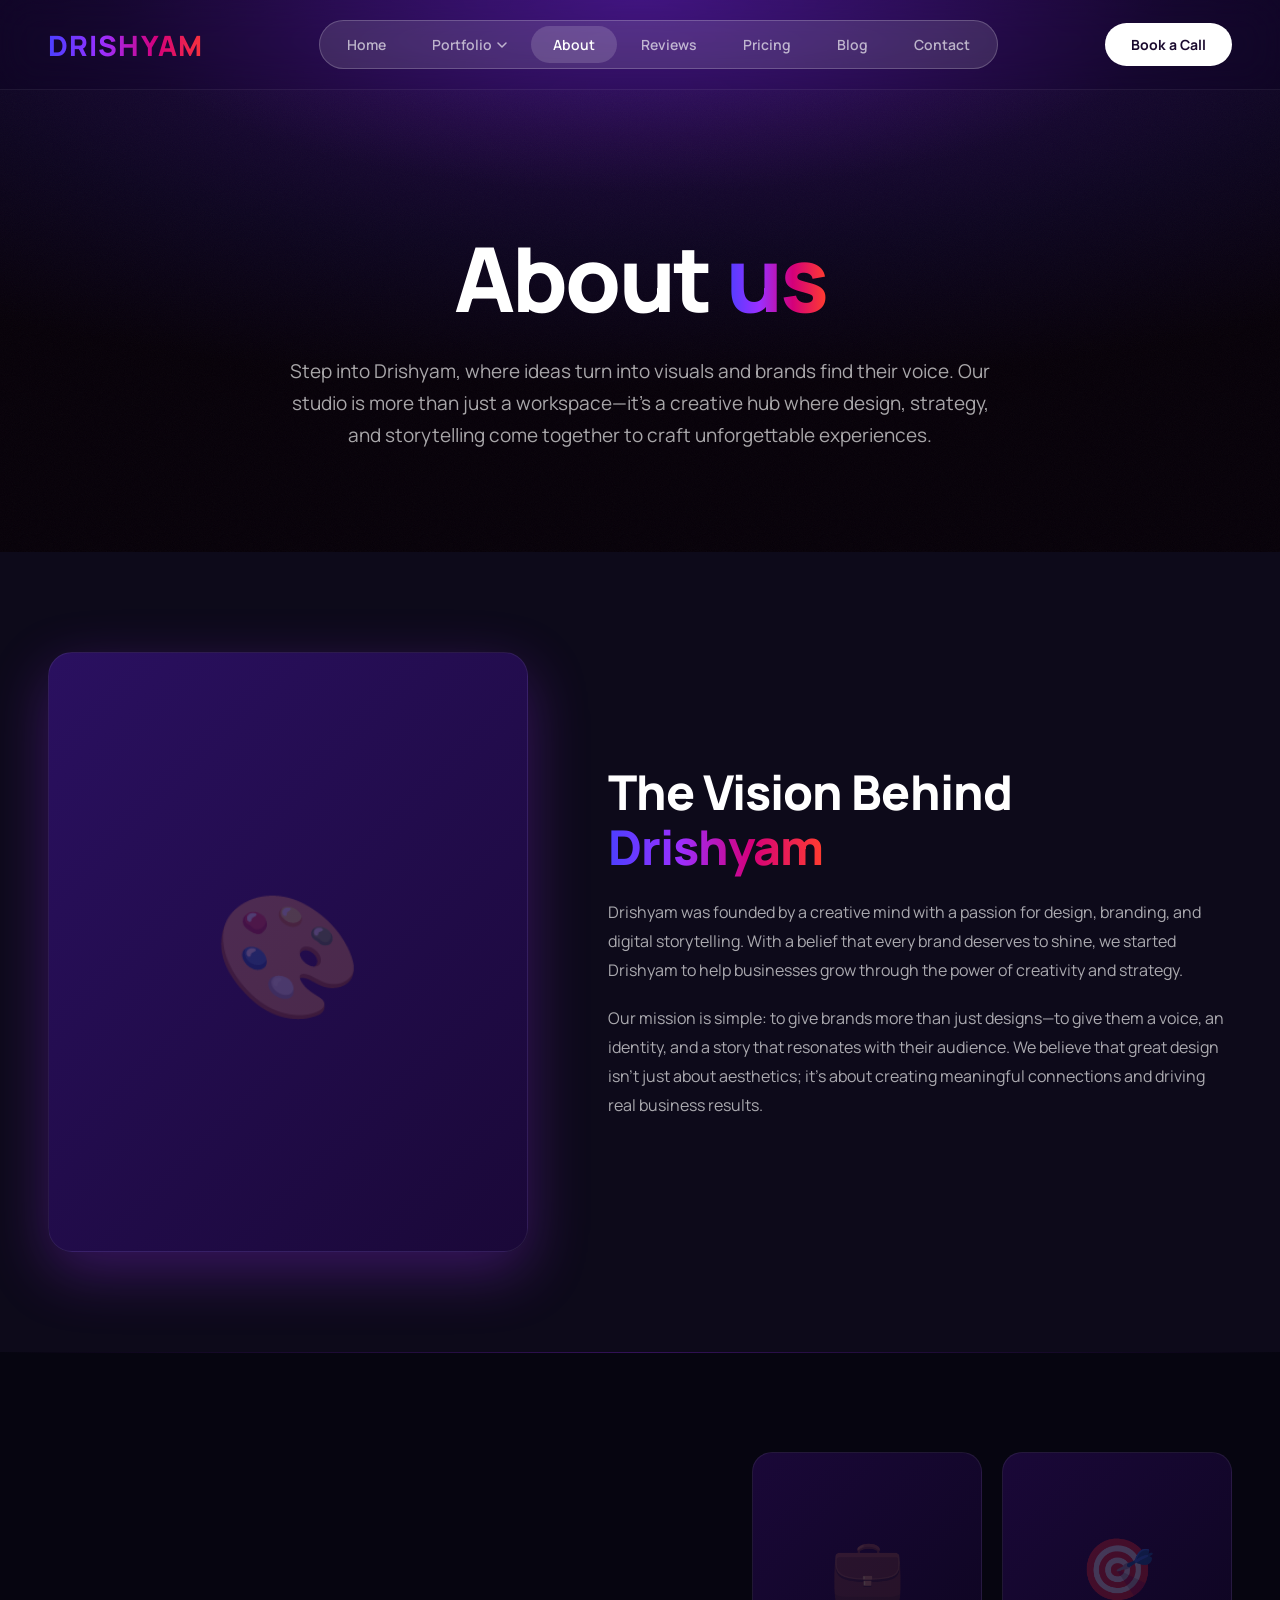
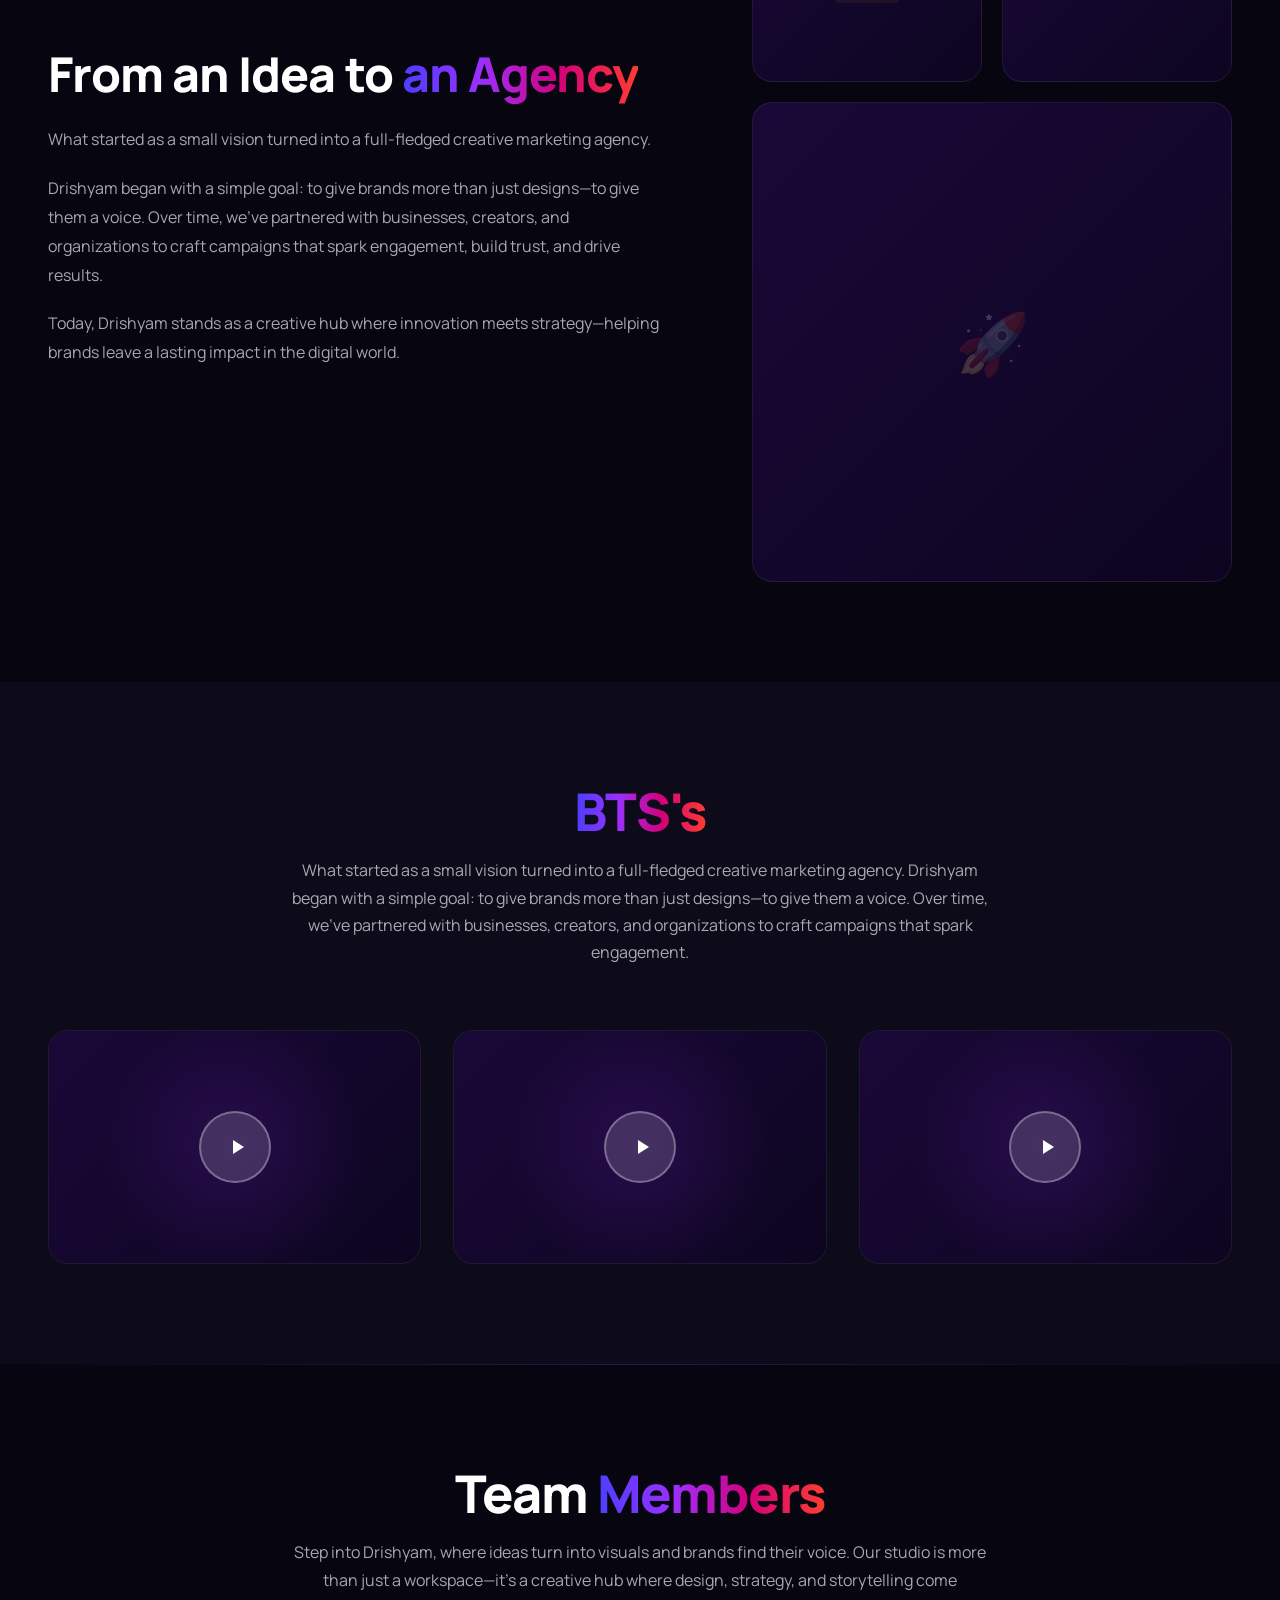
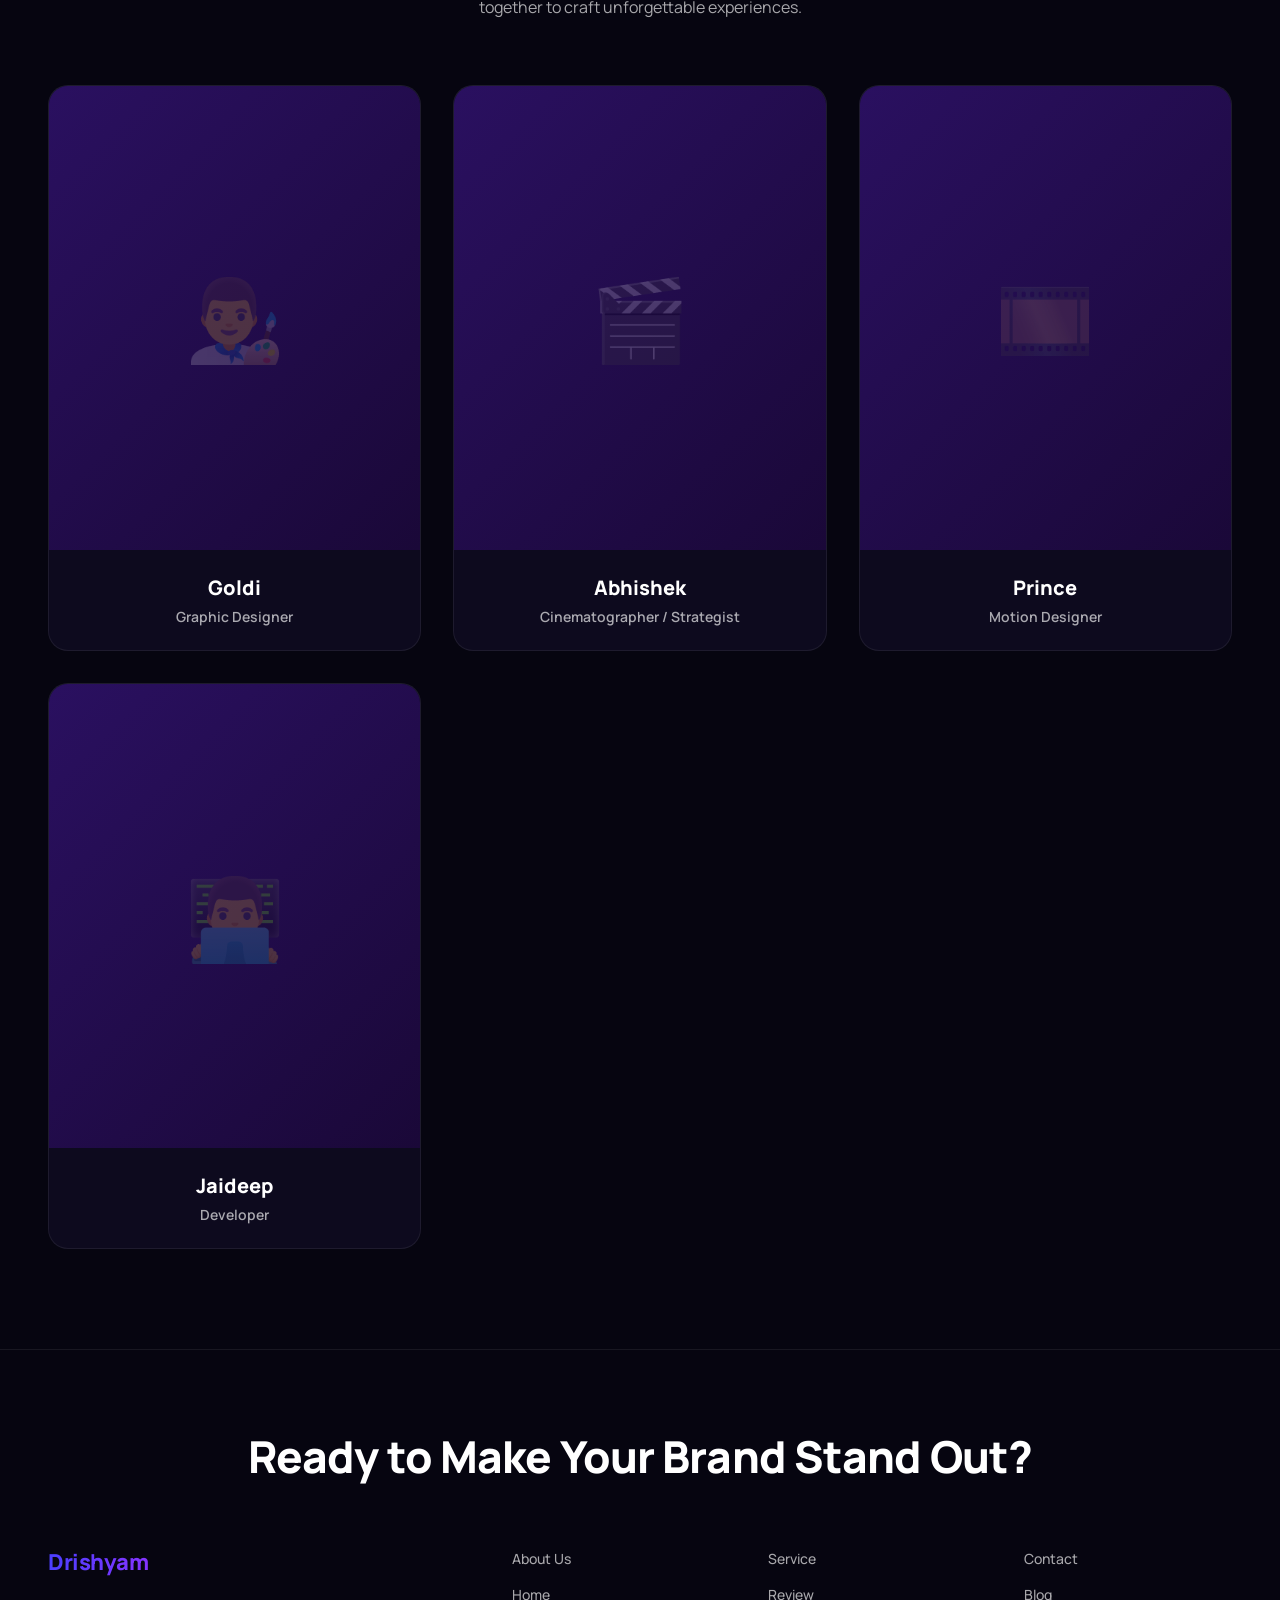
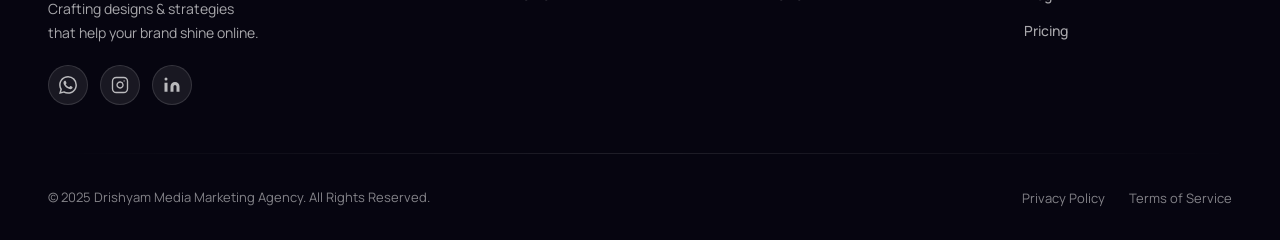
<file: about.html>
<!DOCTYPE html>
<html lang="en">
<head>
  <meta charset="UTF-8"/>
  <meta name="viewport" content="width=device-width, initial-scale=1.0"/>
  <title>Drishyam Media — About Us</title>
  <link href="https://fonts.googleapis.com/css2?family=Manrope:wght@400;500;600;700;800;900&display=swap" rel="stylesheet"/>
  <link rel="stylesheet" href="css/main.css"/>
  <link rel="stylesheet" href="css/pages/about.css"/>

</head>
<body>

<!-- ══════════════════════════════════════
     HERO WRAPPER — gradient background spans behind both the nav and hero
══════════════════════════════════════ -->
<div class="hero-wrapper">

<!-- ══════════════════════════════════════ NAV ══════════════════════════════════════ -->
<nav class="site-nav" role="navigation" aria-label="Main navigation">
  <a href="index.html" class="nav-logo">Drishyam<sup>®</sup></a>

  <div class="nav-tabs" role="tablist">
    <a href="index.html" class="nav-tab" role="tab">Home</a>

    <div class="nav-dropdown" role="none">
      <button class="nav-tab nav-dropdown-trigger" aria-haspopup="true" aria-expanded="false">
        Portfolio
        <svg width="10" height="6" viewBox="0 0 10 6" fill="none" aria-hidden="true"><path d="M1 1L5 5L9 1" stroke="currentColor" stroke-width="1.5" stroke-linecap="round" stroke-linejoin="round"/></svg>
      </button>
      <div class="nav-dropdown-menu" role="menu">
        <div class="nav-dropdown-menu-inner">
          <a href="#" class="nav-dropdown-item" role="menuitem">Video Production</a>
          <a href="graphic.html" class="nav-dropdown-item" role="menuitem">Graphic Designing</a>
          <a href="#" class="nav-dropdown-item" role="menuitem">Web/App Development</a>
        </div>
      </div>
    </div>

    <a href="about.html"   class="nav-tab" role="tab">About</a>
    <a href="reviews.html" class="nav-tab" role="tab">Reviews</a>
    <a href="pricing.html" class="nav-tab" role="tab">Pricing</a>
    <a href="blog.html"    class="nav-tab" role="tab">Blog</a>
    <a href="contact.html" class="nav-tab" role="tab">Contact</a>
  </div>

  <div class="nav-right">
    <a href="contact.html" class="btn-book">Book a Call</a>
  </div>

  <button class="nav-hamburger" id="hamburgerBtn" aria-label="Toggle navigation menu" aria-expanded="false">
    <span></span>
    <span></span>
    <span></span>
  </button>
</nav>

<!-- Mobile drawer -->
<div class="mobile-nav-drawer" id="mobileDrawer" role="dialog" aria-modal="true">
  <button class="drawer-close" id="drawerClose" aria-label="Close navigation menu">×</button>
  <a href="index.html">Home</a>
  <a href="#" class="drawer-group-label">Portfolio</a>
  <a href="#" class="drawer-sub-item">Video Production</a>
  <a href="#" class="drawer-sub-item">Graphic Designing</a>
  <a href="#" class="drawer-sub-item">Website / App Development</a>
  <a href="pricing.html">Services</a>
  <a href="about.html">About</a>
  <a href="reviews.html">Reviews</a>
  <a href="blog.html">Blog</a>
  <a href="contact.html">Contact</a>
  <a href="contact.html" class="drawer-cta">Book a Call</a>
</div>


<!-- ══════════════════════════════════════ HERO ══════════════════════════════════════ -->
<section class="about-hero" aria-label="About hero section">
  <div class="grain" aria-hidden="true"></div>
  <div class="about-hero-content">
    <h1>About <span class="grad-text">us</span></h1>
    <p>Step into Drishyam, where ideas turn into visuals and brands find their voice. Our studio is more than just a workspace—it's a creative hub where design, strategy, and storytelling come together to craft unforgettable experiences.</p>
  </div>
</section>
</div><!-- /.hero-wrapper -->


<!-- ══════════════════════════════════════ VISION SECTION ══════════════════════════════════════ -->
<section class="vision-section" aria-label="The vision behind Drishyam">
  <div class="vision-container">
    <div class="vision-image">
      <div class="vision-image-placeholder">🎨</div>
    </div>

    <div class="vision-content">
      <h2>The Vision Behind <span class="grad-text">Drishyam</span></h2>
      <p>Drishyam was founded by a creative mind with a passion for design, branding, and digital storytelling. With a belief that every brand deserves to shine, we started Drishyam to help businesses grow through the power of creativity and strategy.</p>
      <p>Our mission is simple: to give brands more than just designs—to give them a voice, an identity, and a story that resonates with their audience. We believe that great design isn't just about aesthetics; it's about creating meaningful connections and driving real business results.</p>
    </div>
  </div>
</section>


<!-- ══════════════════════════════════════ JOURNEY SECTION ══════════════════════════════════════ -->
<section class="journey-section" aria-label="From idea to agency">
  <div class="journey-container">
    <div class="journey-content">
      <h2>From an Idea to <span class="grad-text">an Agency</span></h2>
      <p>What started as a small vision turned into a full-fledged creative marketing agency.</p>
      <p>Drishyam began with a simple goal: to give brands more than just designs—to give them a voice. Over time, we've partnered with businesses, creators, and organizations to craft campaigns that spark engagement, build trust, and drive results.</p>
      <p>Today, Drishyam stands as a creative hub where innovation meets strategy—helping brands leave a lasting impact in the digital world.</p>
    </div>

    <div class="journey-images">
      <div class="journey-image">
        <div class="journey-image-placeholder">💼</div>
      </div>
      <div class="journey-image">
        <div class="journey-image-placeholder">🎯</div>
      </div>
      <div class="journey-image large">
        <div class="journey-image-placeholder">🚀</div>
      </div>
    </div>
  </div>
</section>


<!-- ══════════════════════════════════════ BTS SECTION ══════════════════════════════════════ -->
<section class="bts-section" aria-label="Behind the scenes">
  <div class="section-header">
    <h2><span class="grad-text">BTS's</span></h2>
    <p>What started as a small vision turned into a full-fledged creative marketing agency. Drishyam began with a simple goal: to give brands more than just designs—to give them a voice. Over time, we've partnered with businesses, creators, and organizations to craft campaigns that spark engagement.</p>
  </div>

  <div class="bts-videos">
    <div class="bts-video-card">
      <div class="video-placeholder">
        <div class="play-btn">
          <svg viewBox="0 0 24 24"><path d="M8 5v14l11-7z"/></svg>
        </div>
      </div>
    </div>

    <div class="bts-video-card">
      <div class="video-placeholder">
        <div class="play-btn">
          <svg viewBox="0 0 24 24"><path d="M8 5v14l11-7z"/></svg>
        </div>
      </div>
    </div>

    <div class="bts-video-card">
      <div class="video-placeholder">
        <div class="play-btn">
          <svg viewBox="0 0 24 24"><path d="M8 5v14l11-7z"/></svg>
        </div>
      </div>
    </div>
  </div>
</section>


<!-- ══════════════════════════════════════ TEAM SECTION ══════════════════════════════════════ -->
<section class="team-section" aria-label="Team members">
  <div class="section-header">
    <h2>Team <span class="grad-text">Members</span></h2>
    <p>Step into Drishyam, where ideas turn into visuals and brands find their voice. Our studio is more than just a workspace—it's a creative hub where design, strategy, and storytelling come together to craft unforgettable experiences.</p>
  </div>

  <div class="team-grid">
    <div class="team-card">
      <div class="team-photo">
        <div class="team-photo-placeholder">👨‍🎨</div>
      </div>
      <div class="team-info">
        <h3 class="team-name">Goldi</h3>
        <p class="team-role">Graphic Designer</p>
      </div>
    </div>

    <div class="team-card">
      <div class="team-photo">
        <div class="team-photo-placeholder">🎬</div>
      </div>
      <div class="team-info">
        <h3 class="team-name">Abhishek</h3>
        <p class="team-role">Cinematographer / Strategist</p>
      </div>
    </div>

    <div class="team-card">
      <div class="team-photo">
        <div class="team-photo-placeholder">🎞️</div>
      </div>
      <div class="team-info">
        <h3 class="team-name">Prince</h3>
        <p class="team-role">Motion Designer</p>
      </div>
    </div>

    <div class="team-card">
      <div class="team-photo">
        <div class="team-photo-placeholder">👨‍💻</div>
      </div>
      <div class="team-info">
        <h3 class="team-name">Jaideep</h3>
        <p class="team-role">Developer</p>
      </div>
    </div>
  </div>
</section>


<!-- ══════════════════════════════════════ FOOTER ══════════════════════════════════════ -->
<footer class="footer-section" aria-label="Footer">
  <div class="footer-headline-wrap">
    <h2 class="footer-headline">Ready to Make Your Brand Stand Out?</h2>
  </div>

  <div class="footer-body">
    <div class="footer-brand">
      <a href="index.html" class="footer-logo-mark">Drishyam<sup>®</sup></a>
      <p class="footer-tagline">Crafting designs & strategies<br>that help your brand shine online.</p>
      <div class="footer-socials">
        <a href="#" class="footer-social-btn" aria-label="WhatsApp">
          <svg width="18" height="18" viewBox="0 0 24 24" fill="currentColor" aria-hidden="true"><path d="M17.472 14.382c-.297-.149-1.758-.867-2.03-.967-.273-.099-.471-.148-.67.15-.197.297-.767.966-.94 1.164-.173.199-.347.223-.644.075-.297-.15-1.255-.463-2.39-1.475-.883-.788-1.48-1.761-1.653-2.059-.173-.297-.018-.458.13-.606.134-.133.298-.347.446-.52.149-.174.198-.298.298-.497.099-.198.05-.371-.025-.52-.075-.149-.669-1.612-.916-2.207-.242-.579-.487-.5-.669-.51-.173-.008-.371-.01-.57-.01-.198 0-.52.074-.792.372-.272.297-1.04 1.016-1.04 2.479 0 1.462 1.065 2.875 1.213 3.074.149.198 2.096 3.2 5.077 4.487.709.306 1.262.489 1.694.625.712.227 1.36.195 1.871.118.571-.085 1.758-.719 2.006-1.413.248-.694.248-1.289.173-1.413-.074-.124-.272-.198-.57-.347m-5.421 7.403h-.004a9.87 9.87 0 01-5.031-1.378l-.361-.214-3.741.982.998-3.648-.235-.374a9.86 9.86 0 01-1.51-5.26c.001-5.45 4.436-9.884 9.888-9.884 2.64 0 5.122 1.03 6.988 2.898a9.825 9.825 0 012.893 6.994c-.003 5.45-4.437 9.884-9.885 9.884m8.413-18.297A11.815 11.815 0 0012.05 0C5.495 0 .16 5.335.157 11.892c0 2.096.547 4.142 1.588 5.945L.057 24l6.305-1.654a11.882 11.882 0 005.683 1.448h.005c6.554 0 11.89-5.335 11.893-11.893a11.821 11.821 0 00-3.48-8.413z"/></svg>
        </a>
        <a href="#" class="footer-social-btn" aria-label="Instagram">
          <svg width="18" height="18" viewBox="0 0 24 24" fill="none" stroke="currentColor" stroke-width="1.8" stroke-linecap="round" stroke-linejoin="round" aria-hidden="true"><rect x="2" y="2" width="20" height="20" rx="5" ry="5"/><path d="M16 11.37A4 4 0 1112.63 8 4 4 0 0116 11.37z"/><line x1="17.5" y1="6.5" x2="17.51" y2="6.5"/></svg>
        </a>
        <a href="#" class="footer-social-btn" aria-label="LinkedIn">
          <svg width="18" height="18" viewBox="0 0 24 24" fill="currentColor" aria-hidden="true"><path d="M16 8a6 6 0 016 6v7h-4v-7a2 2 0 00-2-2 2 2 0 00-2 2v7h-4v-7a6 6 0 016-6zM2 9h4v12H2z"/><circle cx="4" cy="4" r="2"/></svg>
        </a>
      </div>
    </div>

    <nav class="footer-nav-col" aria-label="Footer navigation column 1">
      <ul>
        <li><a href="about.html">About Us</a></li>
        <li><a href="index.html">Home</a></li>
      </ul>
    </nav>
    <nav class="footer-nav-col" aria-label="Footer navigation column 2">
      <ul>
        <li><a href="pricing.html">Service</a></li>
        <li><a href="reviews.html">Review</a></li>
      </ul>
    </nav>
    <nav class="footer-nav-col" aria-label="Footer navigation column 3">
      <ul>
        <li><a href="contact.html">Contact</a></li>
        <li><a href="blog.html">Blog</a></li>
        <li><a href="pricing.html">Pricing</a></li>
      </ul>
    </nav>
  </div>

  <div class="footer-divider" aria-hidden="true"></div>

  <div class="footer-copy-bar">
    <p class="footer-copy">© 2025 Drishyam Media Marketing Agency. All Rights Reserved.</p>
    <ul class="footer-copy-links">
      <li><a href="#">Privacy Policy</a></li>
      <li><a href="#">Terms of Service</a></li>
    </ul>
  </div>
</footer>


<!-- ══════════════════════════════════════ JS ══════════════════════════════════════ -->
<script src="js/main.js"></script>

</body>
</html>
</file>
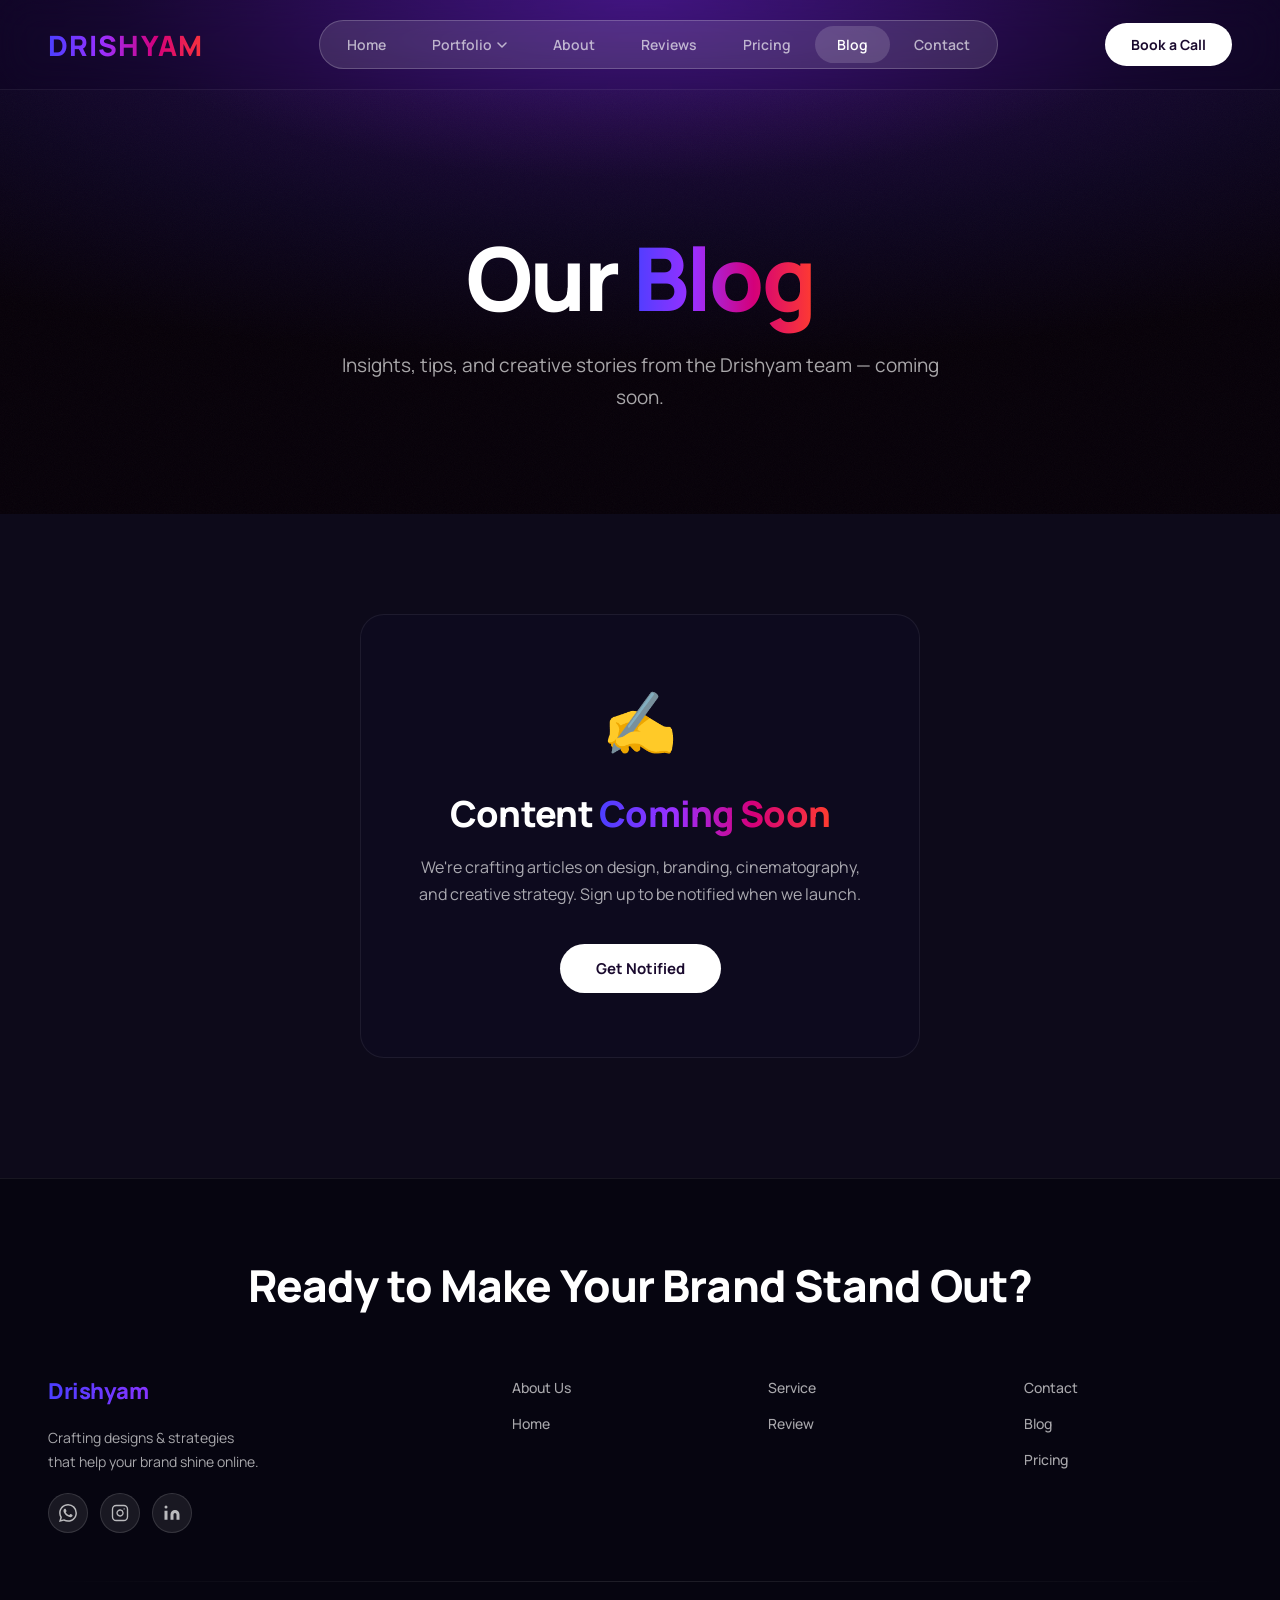
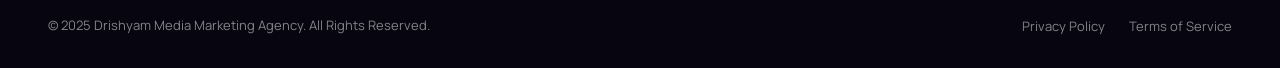
<file: blog.html>
<!DOCTYPE html>
<html lang="en">
<head>
  <meta charset="UTF-8"/>
  <meta name="viewport" content="width=device-width, initial-scale=1.0"/>
  <title>Drishyam Media — Blog</title>
  <link href="https://fonts.googleapis.com/css2?family=Manrope:wght@400;500;600;700;800;900&display=swap" rel="stylesheet"/>
  <link rel="stylesheet" href="css/main.css"/>
  <link rel="stylesheet" href="css/pages/blog.css"/>
</head>
<body>

<!-- ══════════════════════════════════════
     HERO WRAPPER — gradient background spans behind both the nav and hero
══════════════════════════════════════ -->
<div class="hero-wrapper">

<!-- ══════════════════════════════════════ NAV ══════════════════════════════════════ -->
<nav class="site-nav" role="navigation" aria-label="Main navigation">
  <a href="index.html" class="nav-logo">Drishyam<sup>®</sup></a>

  <div class="nav-tabs" role="tablist">
    <a href="index.html" class="nav-tab" role="tab">Home</a>

    <div class="nav-dropdown" role="none">
      <button class="nav-tab nav-dropdown-trigger" aria-haspopup="true" aria-expanded="false">
        Portfolio
        <svg width="10" height="6" viewBox="0 0 10 6" fill="none" aria-hidden="true"><path d="M1 1L5 5L9 1" stroke="currentColor" stroke-width="1.5" stroke-linecap="round" stroke-linejoin="round"/></svg>
      </button>
      <div class="nav-dropdown-menu" role="menu">
        <div class="nav-dropdown-menu-inner">
          <a href="#" class="nav-dropdown-item" role="menuitem">Video Production</a>
          <a href="graphic.html" class="nav-dropdown-item" role="menuitem">Graphic Designing</a>
          <a href="#" class="nav-dropdown-item" role="menuitem">Web/App Development</a>
        </div>
      </div>
    </div>

    <a href="about.html"   class="nav-tab" role="tab">About</a>
    <a href="reviews.html" class="nav-tab" role="tab">Reviews</a>
    <a href="pricing.html" class="nav-tab" role="tab">Pricing</a>
    <a href="blog.html"    class="nav-tab" role="tab">Blog</a>
    <a href="contact.html" class="nav-tab" role="tab">Contact</a>
  </div>

  <div class="nav-right">
    <a href="contact.html" class="btn-book">Book a Call</a>
  </div>

  <button class="nav-hamburger" id="hamburgerBtn" aria-label="Toggle navigation menu" aria-expanded="false">
    <span></span>
    <span></span>
    <span></span>
  </button>
</nav>

<!-- Mobile drawer -->
<div class="mobile-nav-drawer" id="mobileDrawer" role="dialog" aria-modal="true">
  <button class="drawer-close" id="drawerClose" aria-label="Close navigation menu">×</button>
  <a href="index.html">Home</a>
  <a href="#" class="drawer-group-label">Portfolio</a>
  <a href="#" class="drawer-sub-item">Video Production</a>
  <a href="#" class="drawer-sub-item">Graphic Designing</a>
  <a href="#" class="drawer-sub-item">Website / App Development</a>
  <a href="pricing.html">Services</a>
  <a href="about.html">About</a>
  <a href="reviews.html">Reviews</a>
  <a href="blog.html">Blog</a>
  <a href="contact.html">Contact</a>
  <a href="contact.html" class="drawer-cta">Book a Call</a>
</div>


<!-- ══════════════════════════════════════ HERO ══════════════════════════════════════ -->
<section class="blog-hero" aria-label="Blog hero">
  <div class="grain" aria-hidden="true"></div>
  <div class="blog-hero-content">
    <h1>Our <span class="grad-text">Blog</span></h1>
    <p>Insights, tips, and creative stories from the Drishyam team — coming soon.</p>
  </div>
</section>
</div><!-- /.hero-wrapper -->


<!-- ══════════════════════════════════════ COMING SOON ══════════════════════════════════════ -->
<section class="coming-soon" aria-label="Coming soon">
  <div class="coming-soon-card">
    <div class="coming-soon-icon">✍️</div>
    <h2>Content <span class="grad-text">Coming Soon</span></h2>
    <p>We're crafting articles on design, branding, cinematography, and creative strategy. Sign up to be notified when we launch.</p>
    <a href="contact.html" class="btn-cta">Get Notified</a>
  </div>
</section>


<!-- ══════════════════════════════════════ FOOTER ══════════════════════════════════════ -->
<footer class="footer-section" aria-label="Footer">
  <div class="footer-headline-wrap">
    <h2 class="footer-headline">Ready to Make Your Brand Stand Out?</h2>
  </div>

  <div class="footer-body">
    <div class="footer-brand">
      <a href="index.html" class="footer-logo-mark">Drishyam<sup>®</sup></a>
      <p class="footer-tagline">Crafting designs & strategies<br>that help your brand shine online.</p>
      <div class="footer-socials">
        <a href="#" class="footer-social-btn" aria-label="WhatsApp">
          <svg width="18" height="18" viewBox="0 0 24 24" fill="currentColor" aria-hidden="true"><path d="M17.472 14.382c-.297-.149-1.758-.867-2.03-.967-.273-.099-.471-.148-.67.15-.197.297-.767.966-.94 1.164-.173.199-.347.223-.644.075-.297-.15-1.255-.463-2.39-1.475-.883-.788-1.48-1.761-1.653-2.059-.173-.297-.018-.458.13-.606.134-.133.298-.347.446-.52.149-.174.198-.298.298-.497.099-.198.05-.371-.025-.52-.075-.149-.669-1.612-.916-2.207-.242-.579-.487-.5-.669-.51-.173-.008-.371-.01-.57-.01-.198 0-.52.074-.792.372-.272.297-1.04 1.016-1.04 2.479 0 1.462 1.065 2.875 1.213 3.074.149.198 2.096 3.2 5.077 4.487.709.306 1.262.489 1.694.625.712.227 1.36.195 1.871.118.571-.085 1.758-.719 2.006-1.413.248-.694.248-1.289.173-1.413-.074-.124-.272-.198-.57-.347m-5.421 7.403h-.004a9.87 9.87 0 01-5.031-1.378l-.361-.214-3.741.982.998-3.648-.235-.374a9.86 9.86 0 01-1.51-5.26c.001-5.45 4.436-9.884 9.888-9.884 2.64 0 5.122 1.03 6.988 2.898a9.825 9.825 0 012.893 6.994c-.003 5.45-4.437 9.884-9.885 9.884m8.413-18.297A11.815 11.815 0 0012.05 0C5.495 0 .16 5.335.157 11.892c0 2.096.547 4.142 1.588 5.945L.057 24l6.305-1.654a11.882 11.882 0 005.683 1.448h.005c6.554 0 11.89-5.335 11.893-11.893a11.821 11.821 0 00-3.48-8.413z"/></svg>
        </a>
        <a href="#" class="footer-social-btn" aria-label="Instagram">
          <svg width="18" height="18" viewBox="0 0 24 24" fill="none" stroke="currentColor" stroke-width="1.8" stroke-linecap="round" stroke-linejoin="round" aria-hidden="true"><rect x="2" y="2" width="20" height="20" rx="5" ry="5"/><path d="M16 11.37A4 4 0 1112.63 8 4 4 0 0116 11.37z"/><line x1="17.5" y1="6.5" x2="17.51" y2="6.5"/></svg>
        </a>
        <a href="#" class="footer-social-btn" aria-label="LinkedIn">
          <svg width="18" height="18" viewBox="0 0 24 24" fill="currentColor" aria-hidden="true"><path d="M16 8a6 6 0 016 6v7h-4v-7a2 2 0 00-2-2 2 2 0 00-2 2v7h-4v-7a6 6 0 016-6zM2 9h4v12H2z"/><circle cx="4" cy="4" r="2"/></svg>
        </a>
      </div>
    </div>

    <nav class="footer-nav-col" aria-label="Footer navigation column 1">
      <ul>
        <li><a href="about.html">About Us</a></li>
        <li><a href="index.html">Home</a></li>
      </ul>
    </nav>
    <nav class="footer-nav-col" aria-label="Footer navigation column 2">
      <ul>
        <li><a href="pricing.html">Service</a></li>
        <li><a href="reviews.html">Review</a></li>
      </ul>
    </nav>
    <nav class="footer-nav-col" aria-label="Footer navigation column 3">
      <ul>
        <li><a href="contact.html">Contact</a></li>
        <li><a href="blog.html">Blog</a></li>
        <li><a href="pricing.html">Pricing</a></li>
      </ul>
    </nav>
  </div>

  <div class="footer-divider" aria-hidden="true"></div>

  <div class="footer-copy-bar">
    <p class="footer-copy">© 2025 Drishyam Media Marketing Agency. All Rights Reserved.</p>
    <ul class="footer-copy-links">
      <li><a href="#">Privacy Policy</a></li>
      <li><a href="#">Terms of Service</a></li>
    </ul>
  </div>
</footer>


<script src="js/main.js"></script>
</body>
</html>
</file>
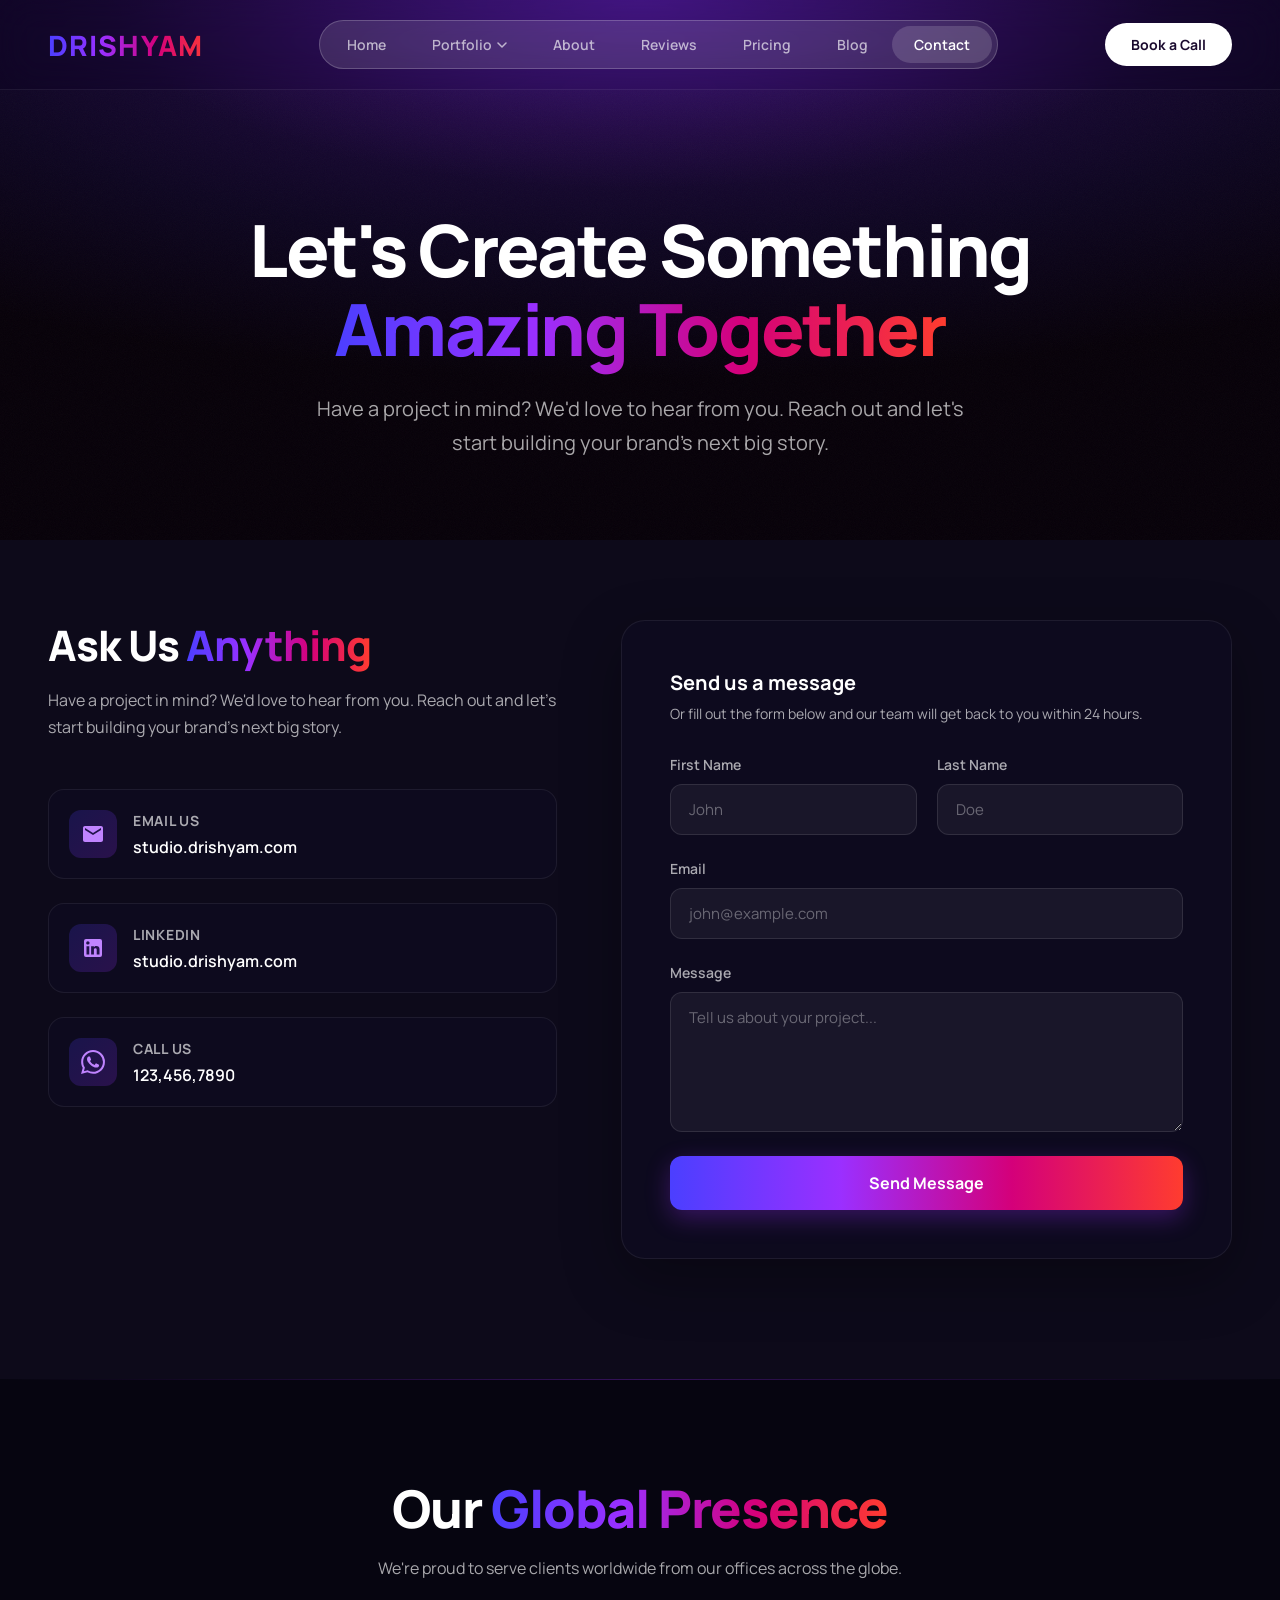
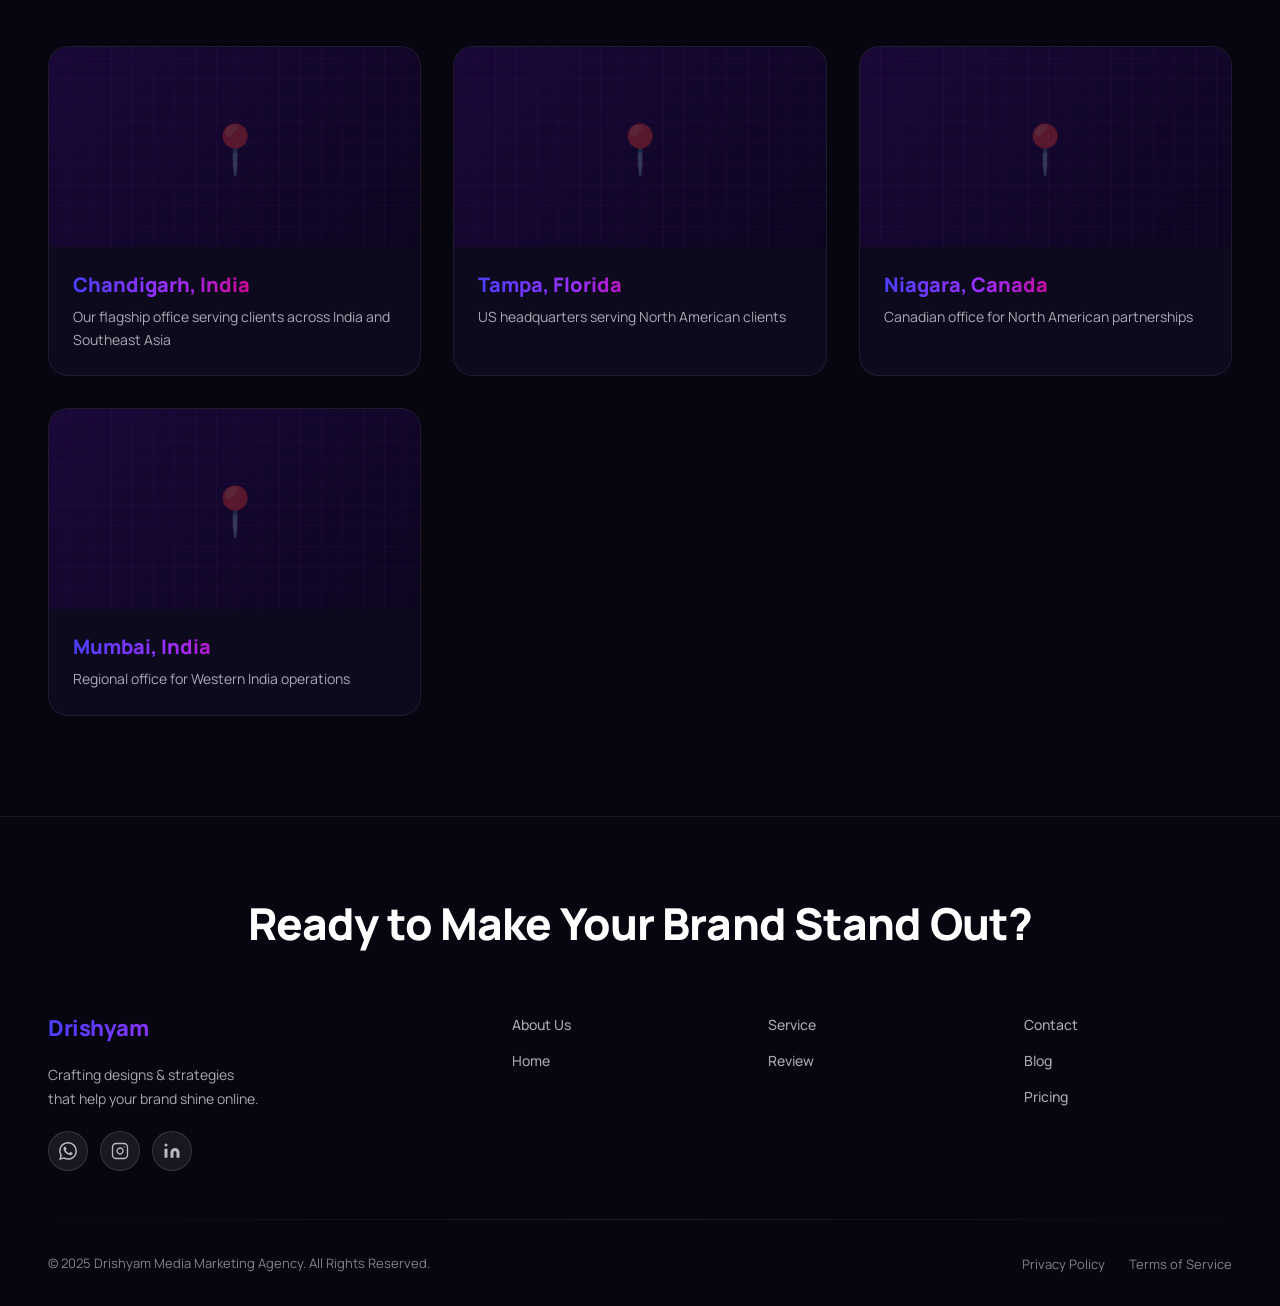
<file: contact.html>
﻿<!DOCTYPE html>
<html lang="en">
<head>
  <meta charset="UTF-8"/>
  <meta name="viewport" content="width=device-width, initial-scale=1.0"/>
  <title>Drishyam Media — Contact Us</title>
  <link href="https://fonts.googleapis.com/css2?family=Manrope:wght@400;500;600;700;800;900&display=swap" rel="stylesheet"/>
  <link rel="stylesheet" href="css/main.css"/>
  <link rel="stylesheet" href="css/pages/contact.css"/>
</head>
<body>

<!-- ══════════════════════════════════════
     HERO WRAPPER — gradient background spans behind both the nav and hero
══════════════════════════════════════ -->
<div class="hero-wrapper">

<!-- ══════════════════════════════════════ NAV ══════════════════════════════════════ -->
<nav class="site-nav" role="navigation" aria-label="Main navigation">
  <a href="index.html" class="nav-logo">Drishyam<sup>®</sup></a>

  <div class="nav-tabs" role="tablist">
    <a href="index.html" class="nav-tab" role="tab">Home</a>

    <div class="nav-dropdown" role="none">
      <button class="nav-tab nav-dropdown-trigger" aria-haspopup="true" aria-expanded="false">
        Portfolio
        <svg width="10" height="6" viewBox="0 0 10 6" fill="none" aria-hidden="true"><path d="M1 1L5 5L9 1" stroke="currentColor" stroke-width="1.5" stroke-linecap="round" stroke-linejoin="round"/></svg>
      </button>
      <div class="nav-dropdown-menu" role="menu">
        <div class="nav-dropdown-menu-inner">
          <a href="#" class="nav-dropdown-item" role="menuitem">Video Production</a>
          <a href="graphic.html" class="nav-dropdown-item" role="menuitem">Graphic Designing</a>
          <a href="#" class="nav-dropdown-item" role="menuitem">Web/App Development</a>
        </div>
      </div>
    </div>

    <a href="about.html"   class="nav-tab" role="tab">About</a>
    <a href="reviews.html" class="nav-tab" role="tab">Reviews</a>
    <a href="pricing.html" class="nav-tab" role="tab">Pricing</a>
    <a href="blog.html"    class="nav-tab" role="tab">Blog</a>
    <a href="contact.html" class="nav-tab" role="tab">Contact</a>
  </div>

  <div class="nav-right">
    <a href="contact.html" class="btn-book">Book a Call</a>
  </div>

  <button class="nav-hamburger" id="hamburgerBtn" aria-label="Toggle navigation menu" aria-expanded="false">
    <span></span>
    <span></span>
    <span></span>
  </button>
</nav>

<!-- Mobile drawer -->
<div class="mobile-nav-drawer" id="mobileDrawer" role="dialog" aria-modal="true">
  <button class="drawer-close" id="drawerClose" aria-label="Close navigation menu">×</button>
  <a href="index.html">Home</a>
  <a href="#" class="drawer-group-label">Portfolio</a>
  <a href="#" class="drawer-sub-item">Video Production</a>
  <a href="#" class="drawer-sub-item">Graphic Designing</a>
  <a href="#" class="drawer-sub-item">Website / App Development</a>
  <a href="pricing.html">Services</a>
  <a href="about.html">About</a>
  <a href="reviews.html">Reviews</a>
  <a href="blog.html">Blog</a>
  <a href="contact.html">Contact</a>
  <a href="contact.html" class="drawer-cta">Book a Call</a>
</div>


<!-- ══════════════════════════════════════ HERO ══════════════════════════════════════ -->
<section class="contact-hero" aria-label="Contact hero section">
  <div class="grain" aria-hidden="true"></div>
  <div class="contact-hero-content">
    <h1>Let's Create Something <span class="grad-text">Amazing Together</span></h1>
    <p>Have a project in mind? We'd love to hear from you. Reach out and let's start building your brand's next big story.</p>
  </div>
</section>
</div><!-- /.hero-wrapper -->


<!-- ══════════════════════════════════════ CONTACT SECTION ══════════════════════════════════════ -->
<section class="contact-section" aria-label="Contact information and form">
  <div class="contact-container">
    
    <!-- Left side - Contact Info -->
    <div class="contact-info">
      <h2>Ask Us <span class="grad-text">Anything</span></h2>
      <p class="contact-info-text">Have a project in mind? We'd love to hear from you. Reach out and let's start building your brand's next big story.</p>
      
      <div class="contact-methods">
        <a href="mailto:studio.drishyam.com" class="contact-method">
          <div class="contact-method-icon">
            <svg viewBox="0 0 24 24" fill="currentColor">
              <path d="M20 4H4c-1.1 0-1.99.9-1.99 2L2 18c0 1.1.9 2 2 2h16c1.1 0 2-.9 2-2V6c0-1.1-.9-2-2-2zm0 4l-8 5-8-5V6l8 5 8-5v2z"/>
            </svg>
          </div>
          <div class="contact-method-content">
            <h3>Email Us</h3>
            <p>studio.drishyam.com</p>
          </div>
        </a>

        <a href="https://www.linkedin.com/company/drishyam-media" class="contact-method" target="_blank">
          <div class="contact-method-icon">
            <svg viewBox="0 0 24 24" fill="currentColor">
              <path d="M19 3a2 2 0 0 1 2 2v14a2 2 0 0 1-2 2H5a2 2 0 0 1-2-2V5a2 2 0 0 1 2-2h14m-.5 15.5v-5.3a3.26 3.26 0 0 0-3.26-3.26c-.85 0-1.84.52-2.32 1.3v-1.11h-2.79v8.37h2.79v-4.93c0-.77.62-1.4 1.39-1.4a1.4 1.4 0 0 1 1.4 1.4v4.93h2.79M6.88 8.56a1.68 1.68 0 0 0 1.68-1.68c0-.93-.75-1.69-1.68-1.69a1.69 1.69 0 0 0-1.69 1.69c0 .93.76 1.68 1.69 1.68m1.39 9.94v-8.37H5.5v8.37h2.77z"/>
            </svg>
          </div>
          <div class="contact-method-content">
            <h3>LinkedIn</h3>
            <p>studio.drishyam.com</p>
          </div>
        </a>

        <a href="tel:1234567890" class="contact-method">
          <div class="contact-method-icon">
            <svg viewBox="0 0 24 24" fill="currentColor">
              <path d="M17.472 14.382c-.297-.149-1.758-.867-2.03-.967-.273-.099-.471-.148-.67.15-.197.297-.767.966-.94 1.164-.173.199-.347.223-.644.075-.297-.15-1.255-.463-2.39-1.475-.883-.788-1.48-1.761-1.653-2.059-.173-.297-.018-.458.13-.606.134-.133.298-.347.446-.52.149-.174.198-.298.298-.497.099-.198.05-.371-.025-.52-.075-.149-.669-1.612-.916-2.207-.242-.579-.487-.5-.669-.51-.173-.008-.371-.01-.57-.01-.198 0-.52.074-.792.372-.272.297-1.04 1.016-1.04 2.479 0 1.462 1.065 2.875 1.213 3.074.149.198 2.096 3.2 5.077 4.487.709.306 1.262.489 1.694.625.712.227 1.36.195 1.871.118.571-.085 1.758-.719 2.006-1.413.248-.694.248-1.289.173-1.413-.074-.124-.272-.198-.57-.347m-5.421 7.403h-.004a9.87 9.87 0 01-5.031-1.378l-.361-.214-3.741.982.998-3.648-.235-.374a9.86 9.86 0 01-1.51-5.26c.001-5.45 4.436-9.884 9.888-9.884 2.64 0 5.122 1.03 6.988 2.898a9.825 9.825 0 012.893 6.994c-.003 5.45-4.437 9.884-9.885 9.884m8.413-18.297A11.815 11.815 0 0012.05 0C5.495 0 .16 5.335.157 11.892c0 2.096.547 4.142 1.588 5.945L.057 24l6.305-1.654a11.882 11.882 0 005.683 1.448h.005c6.554 0 11.89-5.335 11.893-11.893a11.821 11.821 0 00-3.48-8.413z"/>
            </svg>
          </div>
          <div class="contact-method-content">
            <h3>Call Us</h3>
            <p>123,456,7890</p>
          </div>
        </a>
      </div>
    </div>

    <!-- Right side - Form -->
    <div class="contact-form-wrapper">
      <div class="form-header">
        <h3>Send us a message</h3>
        <p>Or fill out the form below and our team will get back to you within 24 hours.</p>
      </div>

      <form class="contact-form" id="contactForm">
        <div class="form-row">
          <div class="form-group">
            <label for="firstName">First Name</label>
            <input type="text" id="firstName" name="firstName" placeholder="John" required>
          </div>
          <div class="form-group">
            <label for="lastName">Last Name</label>
            <input type="text" id="lastName" name="lastName" placeholder="Doe" required>
          </div>
        </div>

        <div class="form-group">
          <label for="email">Email</label>
          <input type="email" id="email" name="email" placeholder="john@example.com" required>
        </div>

        <div class="form-group">
          <label for="message">Message</label>
          <textarea id="message" name="message" placeholder="Tell us about your project..." required></textarea>
        </div>

        <button type="submit" class="form-submit">Send Message</button>
      </form>
    </div>

  </div>
</section>


<!-- ══════════════════════════════════════ LOCATIONS ══════════════════════════════════════ -->
<section class="locations-section" aria-label="Our office locations">
  <div class="section-header">
    <h2>Our <span class="grad-text">Global Presence</span></h2>
    <p>We're proud to serve clients worldwide from our offices across the globe.</p>
  </div>

  <div class="locations-grid">
    <div class="location-card">
      <div class="location-map">
        <div class="location-map-placeholder">📍</div>
      </div>
      <div class="location-info">
        <h3 class="location-name">Chandigarh, India</h3>
        <p class="location-address">Our flagship office serving clients across India and Southeast Asia</p>
      </div>
    </div>

    <div class="location-card">
      <div class="location-map">
        <div class="location-map-placeholder">📍</div>
      </div>
      <div class="location-info">
        <h3 class="location-name">Tampa, Florida</h3>
        <p class="location-address">US headquarters serving North American clients</p>
      </div>
    </div>

    <div class="location-card">
      <div class="location-map">
        <div class="location-map-placeholder">📍</div>
      </div>
      <div class="location-info">
        <h3 class="location-name">Niagara, Canada</h3>
        <p class="location-address">Canadian office for North American partnerships</p>
      </div>
    </div>

    <div class="location-card">
      <div class="location-map">
        <div class="location-map-placeholder">📍</div>
      </div>
      <div class="location-info">
        <h3 class="location-name">Mumbai, India</h3>
        <p class="location-address">Regional office for Western India operations</p>
      </div>
    </div>
  </div>
</section>


<!-- ══════════════════════════════════════ FOOTER ══════════════════════════════════════ -->
<footer class="footer-section" aria-label="Footer">
  <div class="footer-headline-wrap">
    <h2 class="footer-headline">Ready to Make Your Brand Stand Out?</h2>
  </div>

  <div class="footer-body">
    <div class="footer-brand">
      <a href="index.html" class="footer-logo-mark">Drishyam<sup>®</sup></a>
      <p class="footer-tagline">Crafting designs & strategies<br>that help your brand shine online.</p>
      <div class="footer-socials">
        <a href="#" class="footer-social-btn" aria-label="WhatsApp">
          <svg width="18" height="18" viewBox="0 0 24 24" fill="currentColor" aria-hidden="true"><path d="M17.472 14.382c-.297-.149-1.758-.867-2.03-.967-.273-.099-.471-.148-.67.15-.197.297-.767.966-.94 1.164-.173.199-.347.223-.644.075-.297-.15-1.255-.463-2.39-1.475-.883-.788-1.48-1.761-1.653-2.059-.173-.297-.018-.458.13-.606.134-.133.298-.347.446-.52.149-.174.198-.298.298-.497.099-.198.05-.371-.025-.52-.075-.149-.669-1.612-.916-2.207-.242-.579-.487-.5-.669-.51-.173-.008-.371-.01-.57-.01-.198 0-.52.074-.792.372-.272.297-1.04 1.016-1.04 2.479 0 1.462 1.065 2.875 1.213 3.074.149.198 2.096 3.2 5.077 4.487.709.306 1.262.489 1.694.625.712.227 1.36.195 1.871.118.571-.085 1.758-.719 2.006-1.413.248-.694.248-1.289.173-1.413-.074-.124-.272-.198-.57-.347m-5.421 7.403h-.004a9.87 9.87 0 01-5.031-1.378l-.361-.214-3.741.982.998-3.648-.235-.374a9.86 9.86 0 01-1.51-5.26c.001-5.45 4.436-9.884 9.888-9.884 2.64 0 5.122 1.03 6.988 2.898a9.825 9.825 0 012.893 6.994c-.003 5.45-4.437 9.884-9.885 9.884m8.413-18.297A11.815 11.815 0 0012.05 0C5.495 0 .16 5.335.157 11.892c0 2.096.547 4.142 1.588 5.945L.057 24l6.305-1.654a11.882 11.882 0 005.683 1.448h.005c6.554 0 11.89-5.335 11.893-11.893a11.821 11.821 0 00-3.48-8.413z"/></svg>
        </a>
        <a href="#" class="footer-social-btn" aria-label="Instagram">
          <svg width="18" height="18" viewBox="0 0 24 24" fill="none" stroke="currentColor" stroke-width="1.8" stroke-linecap="round" stroke-linejoin="round" aria-hidden="true"><rect x="2" y="2" width="20" height="20" rx="5" ry="5"/><path d="M16 11.37A4 4 0 1112.63 8 4 4 0 0116 11.37z"/><line x1="17.5" y1="6.5" x2="17.51" y2="6.5"/></svg>
        </a>
        <a href="#" class="footer-social-btn" aria-label="LinkedIn">
          <svg width="18" height="18" viewBox="0 0 24 24" fill="currentColor" aria-hidden="true"><path d="M16 8a6 6 0 016 6v7h-4v-7a2 2 0 00-2-2 2 2 0 00-2 2v7h-4v-7a6 6 0 016-6zM2 9h4v12H2z"/><circle cx="4" cy="4" r="2"/></svg>
        </a>
      </div>
    </div>

    <nav class="footer-nav-col" aria-label="Footer navigation column 1">
      <ul>
        <li><a href="about.html">About Us</a></li>
        <li><a href="index.html">Home</a></li>
      </ul>
    </nav>
    <nav class="footer-nav-col" aria-label="Footer navigation column 2">
      <ul>
        <li><a href="pricing.html">Service</a></li>
        <li><a href="reviews.html">Review</a></li>
      </ul>
    </nav>
    <nav class="footer-nav-col" aria-label="Footer navigation column 3">
      <ul>
        <li><a href="contact.html">Contact</a></li>
        <li><a href="blog.html">Blog</a></li>
        <li><a href="pricing.html">Pricing</a></li>
      </ul>
    </nav>
  </div>

  <div class="footer-divider" aria-hidden="true"></div>

  <div class="footer-copy-bar">
    <p class="footer-copy">© 2025 Drishyam Media Marketing Agency. All Rights Reserved.</p>
    <ul class="footer-copy-links">
      <li><a href="#">Privacy Policy</a></li>
      <li><a href="#">Terms of Service</a></li>
    </ul>
  </div>
</footer>


<!-- ══════════════════════════════════════ JS ══════════════════════════════════════ -->
<script src="js/main.js"></script>
<script src="js/pages/contact.js"></script>

</body>
</html>
</file>
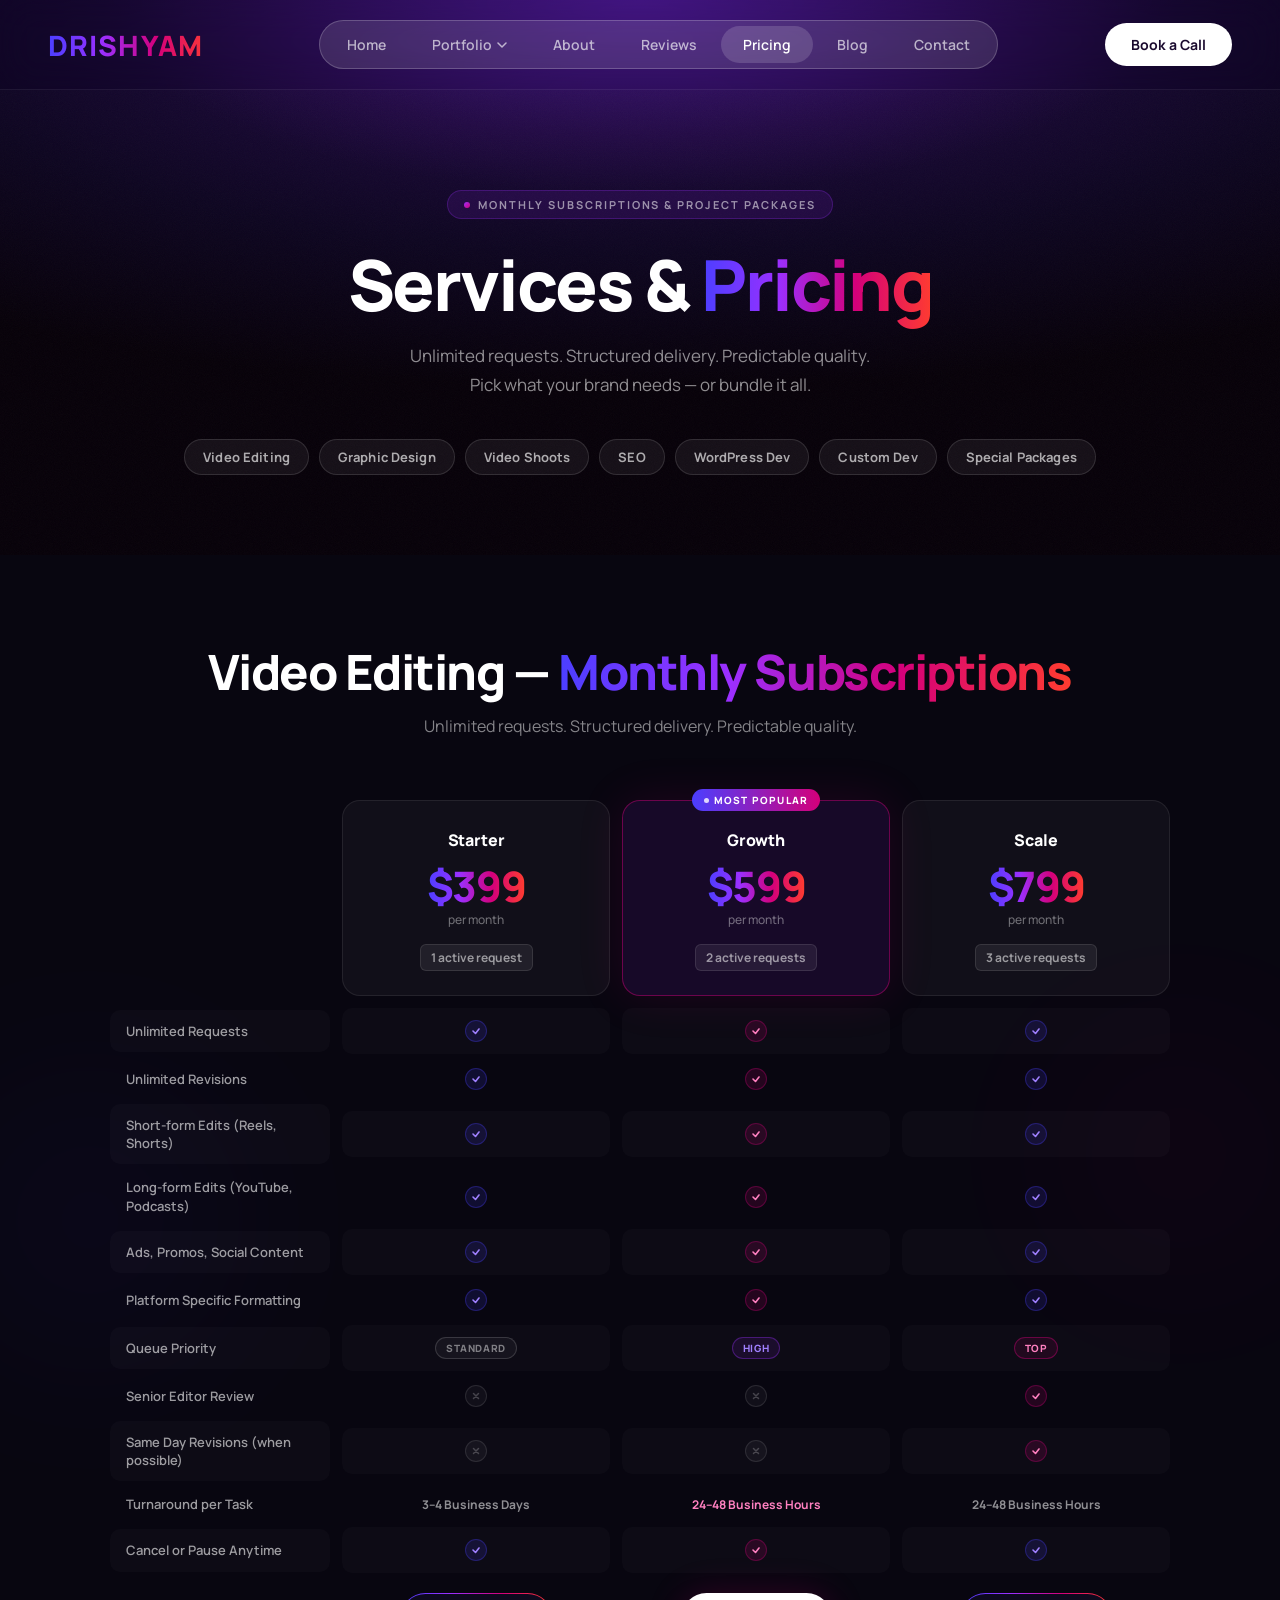
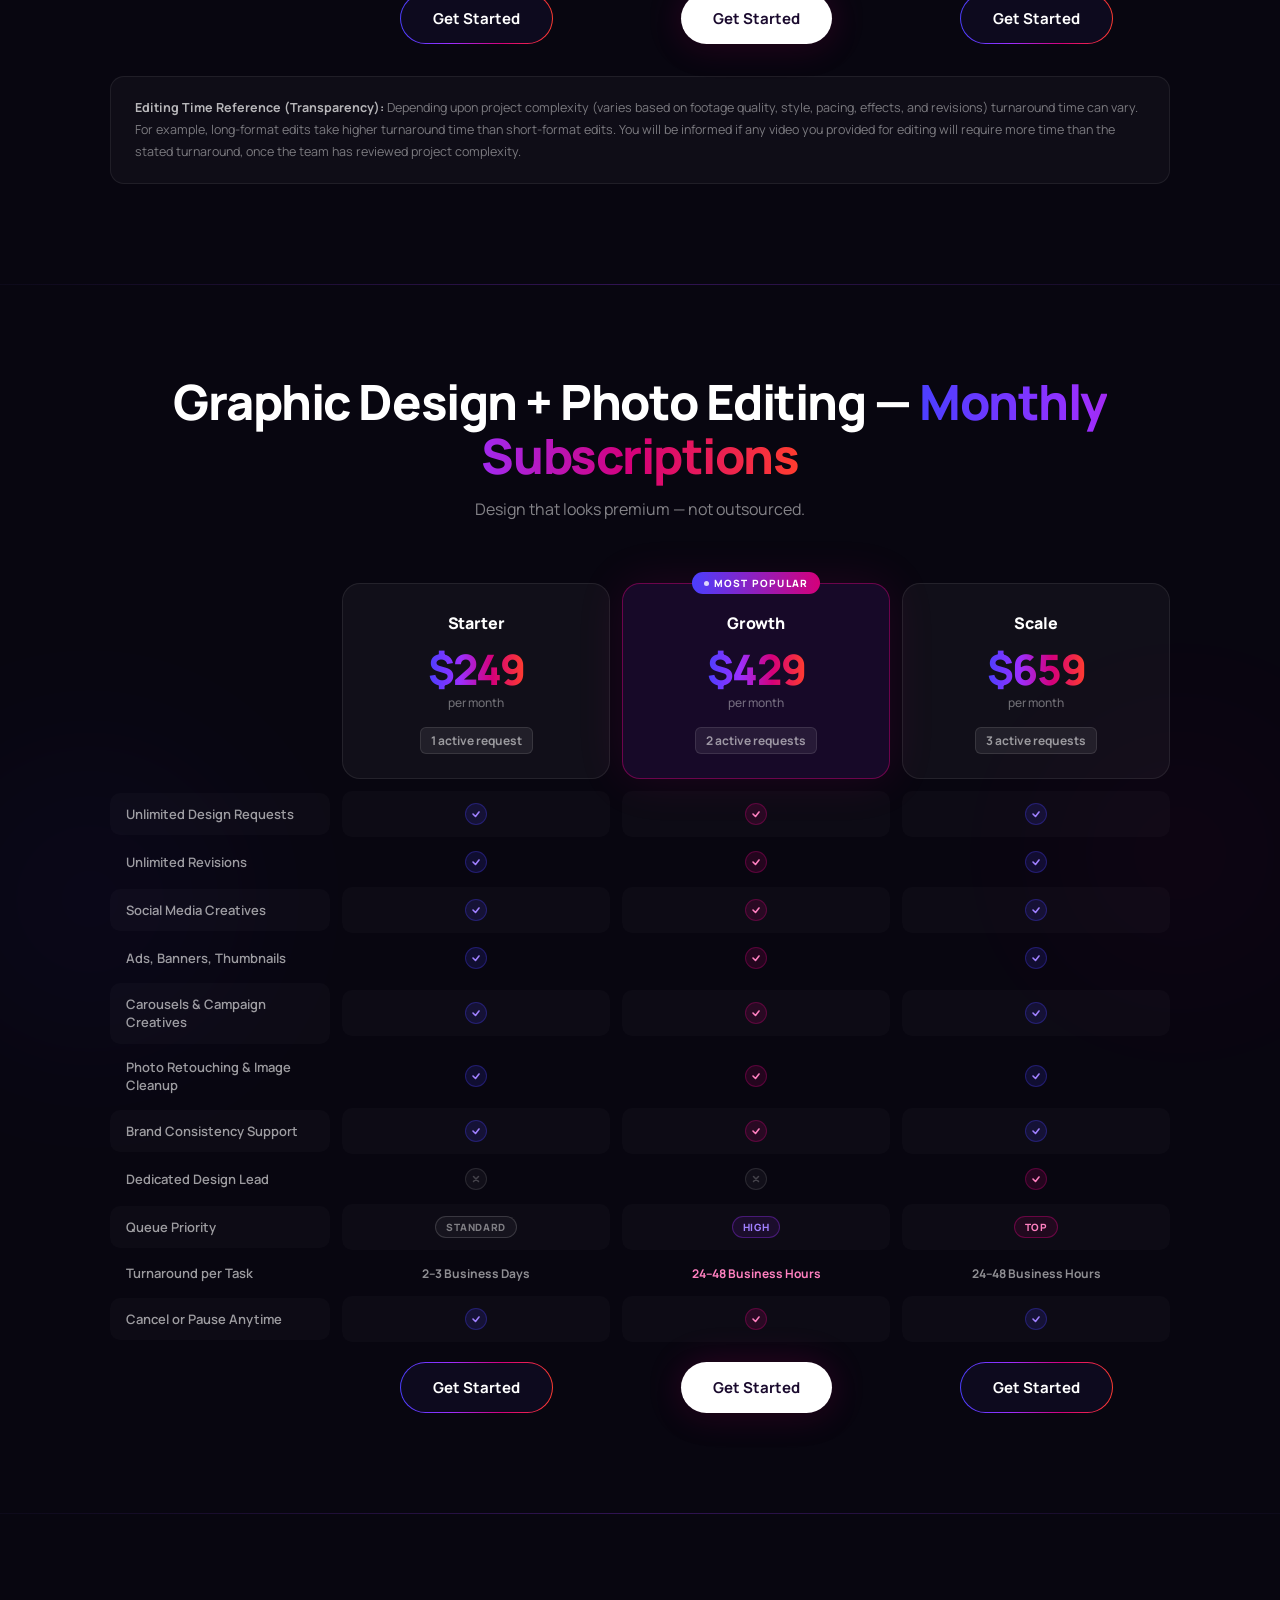
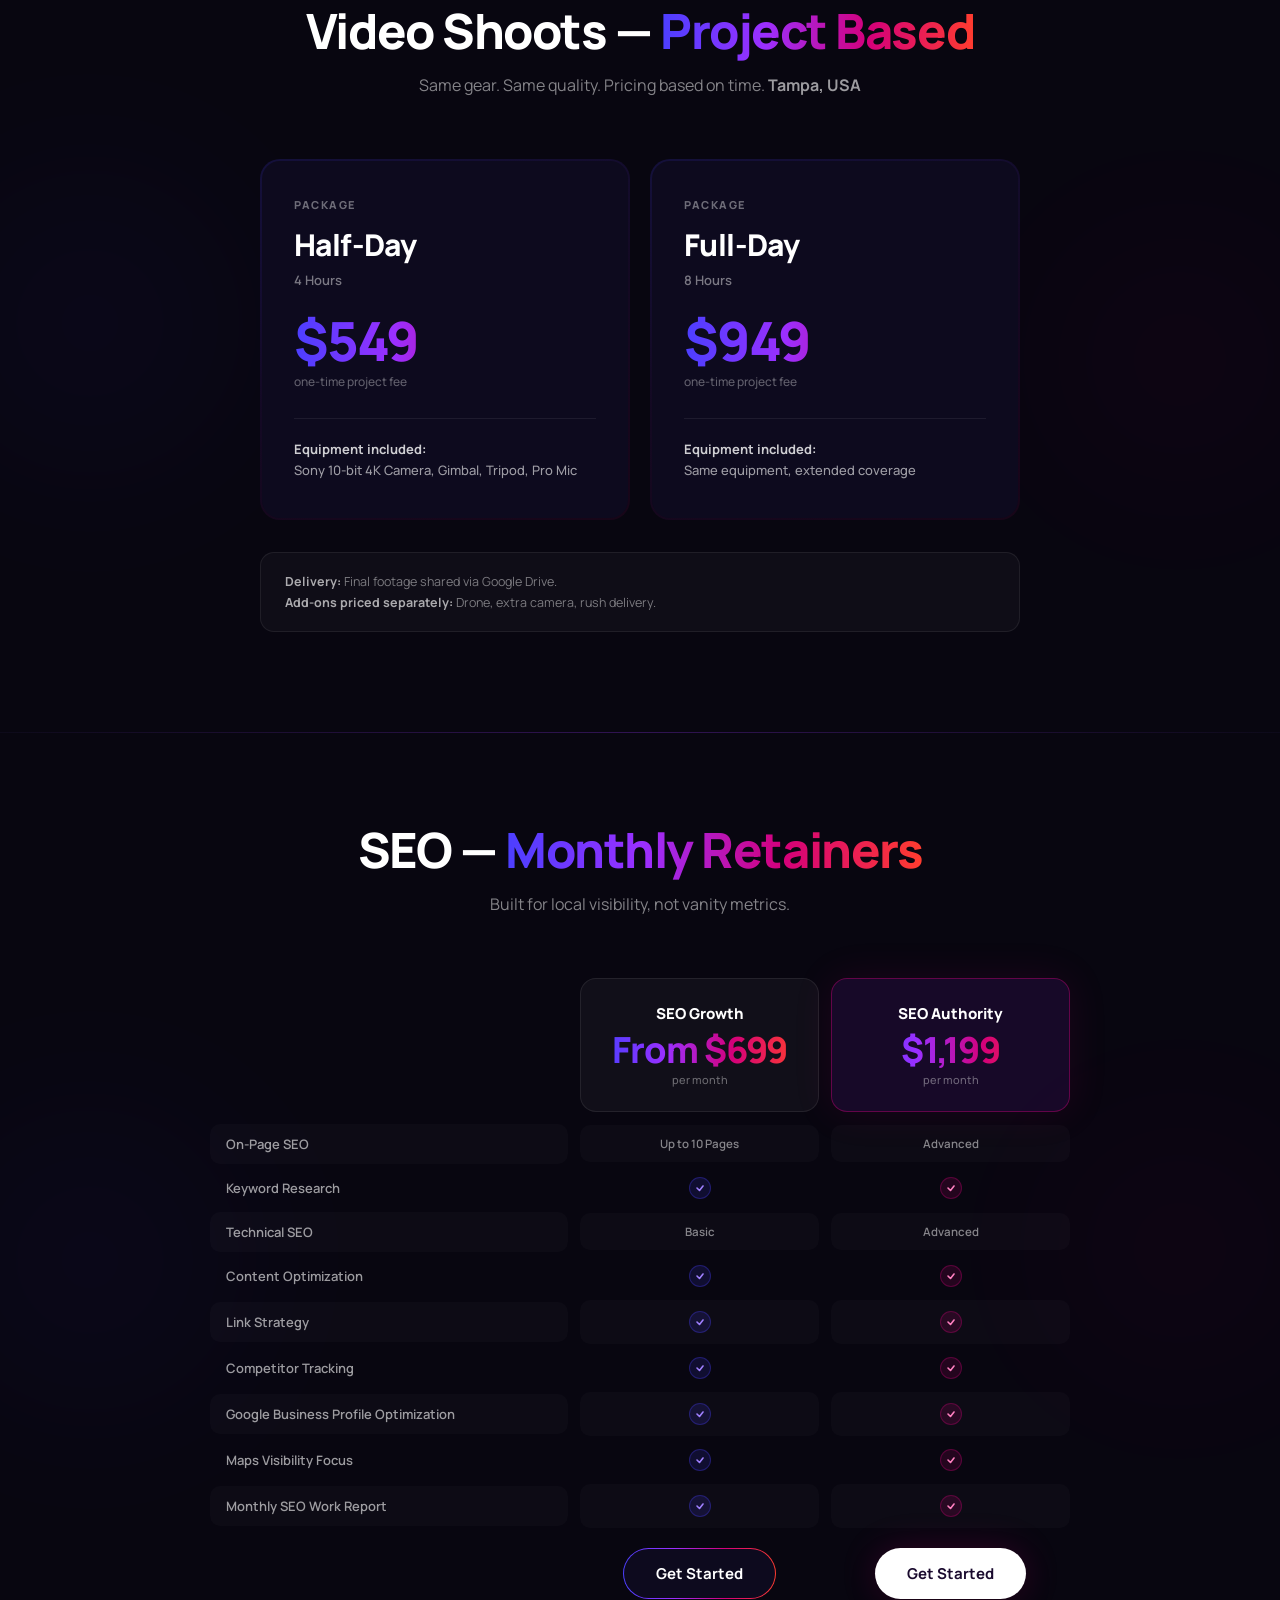
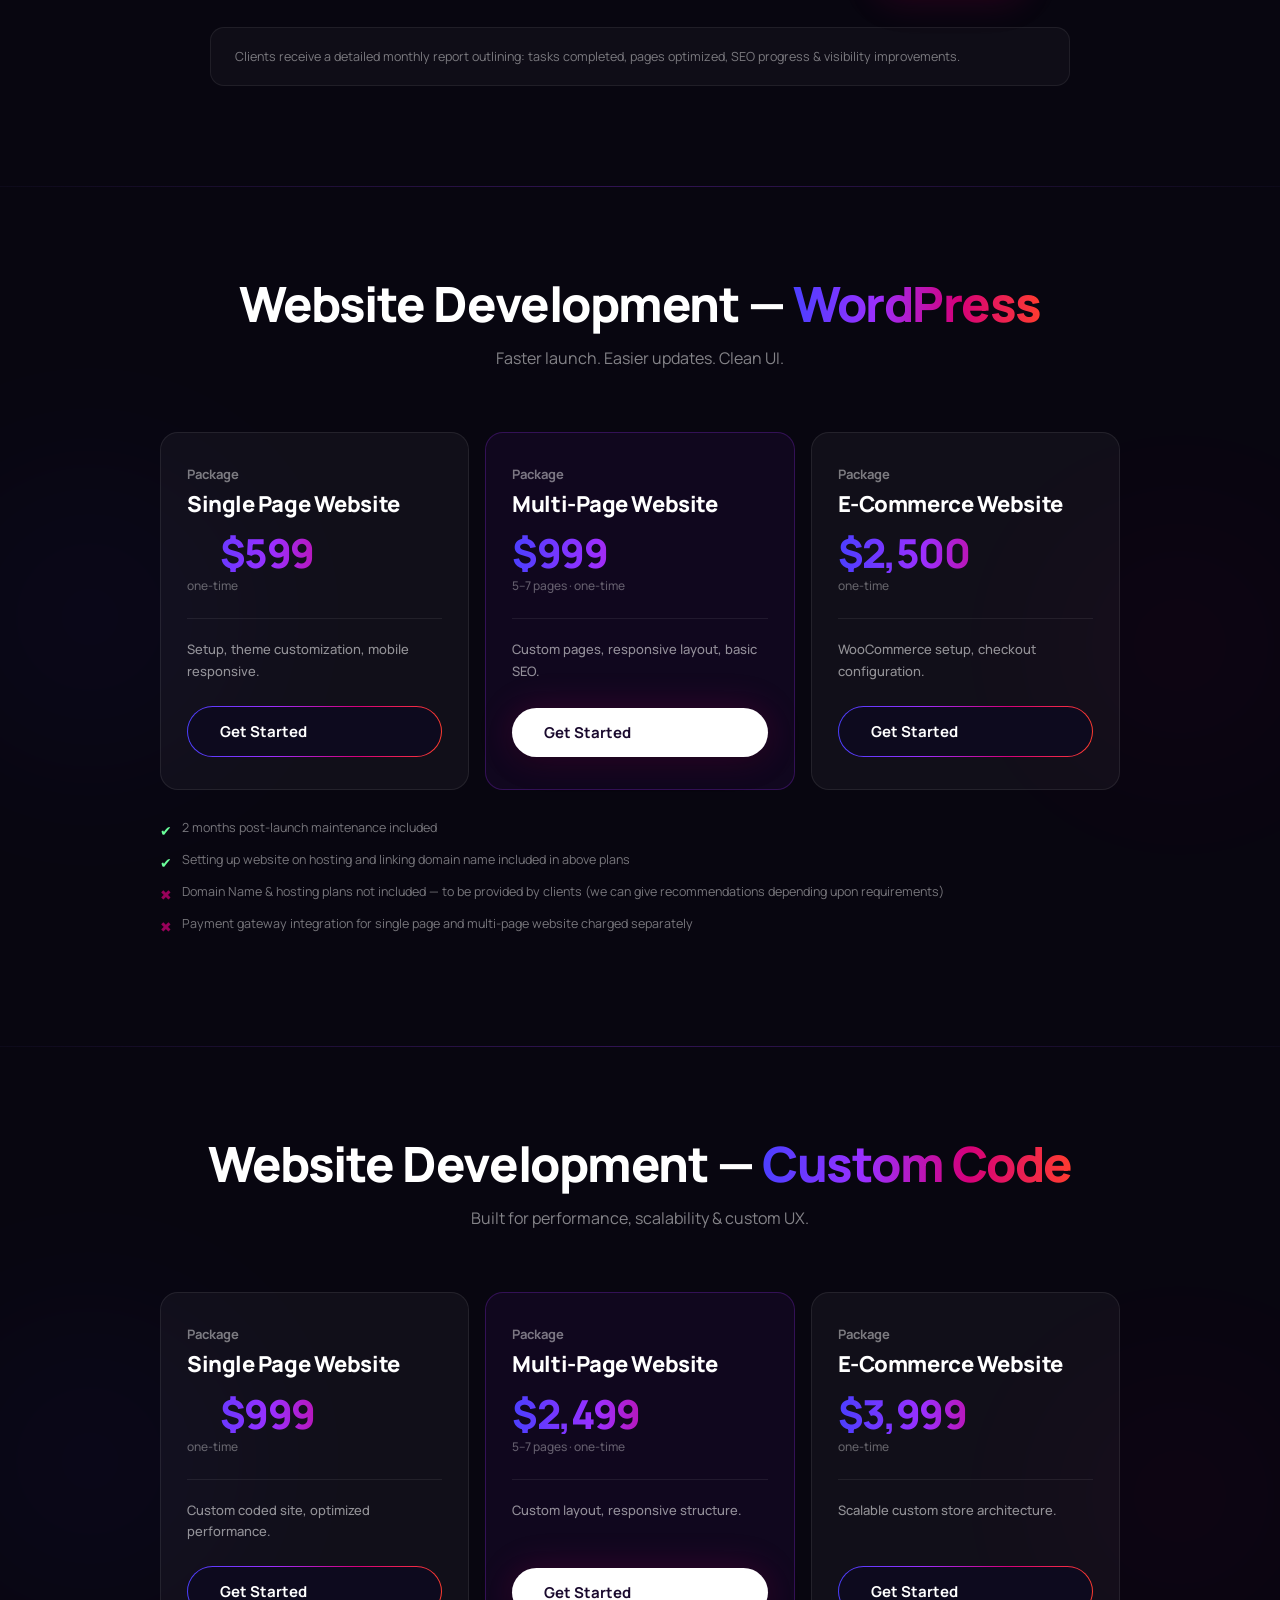
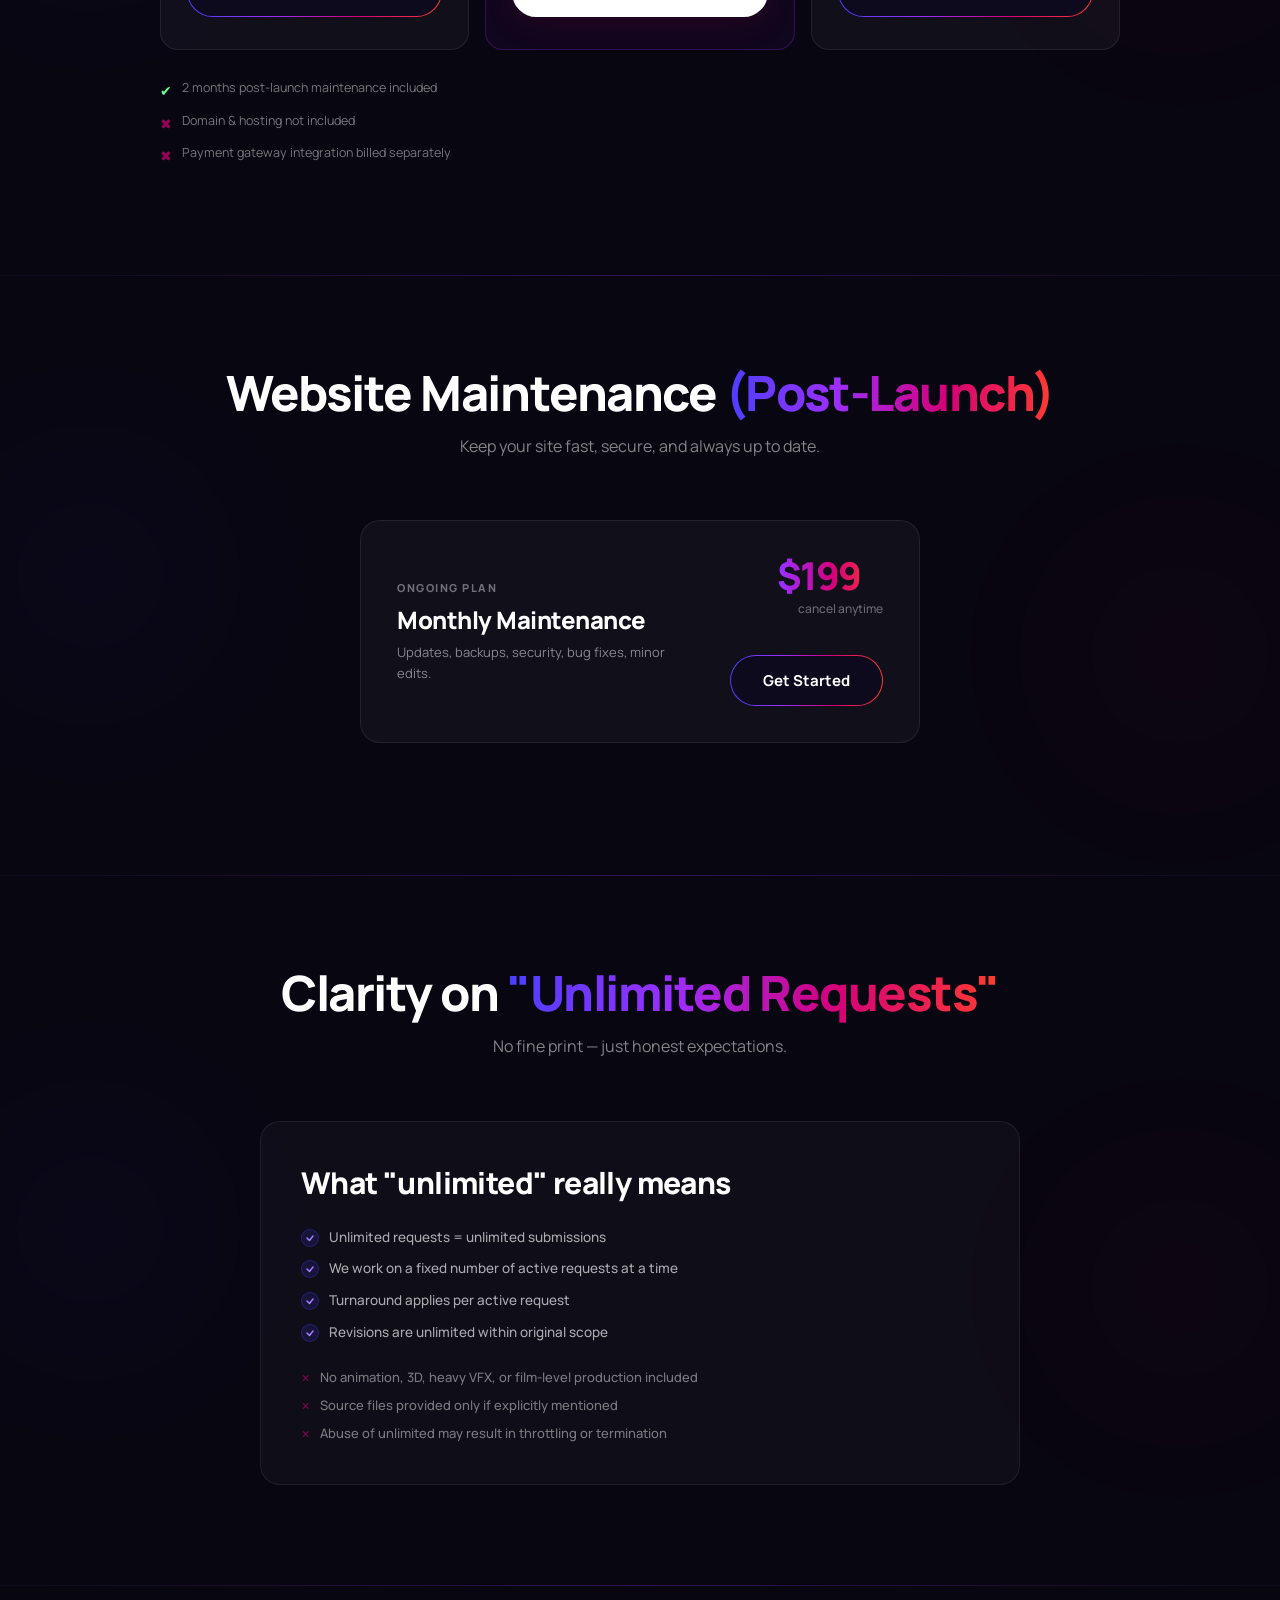
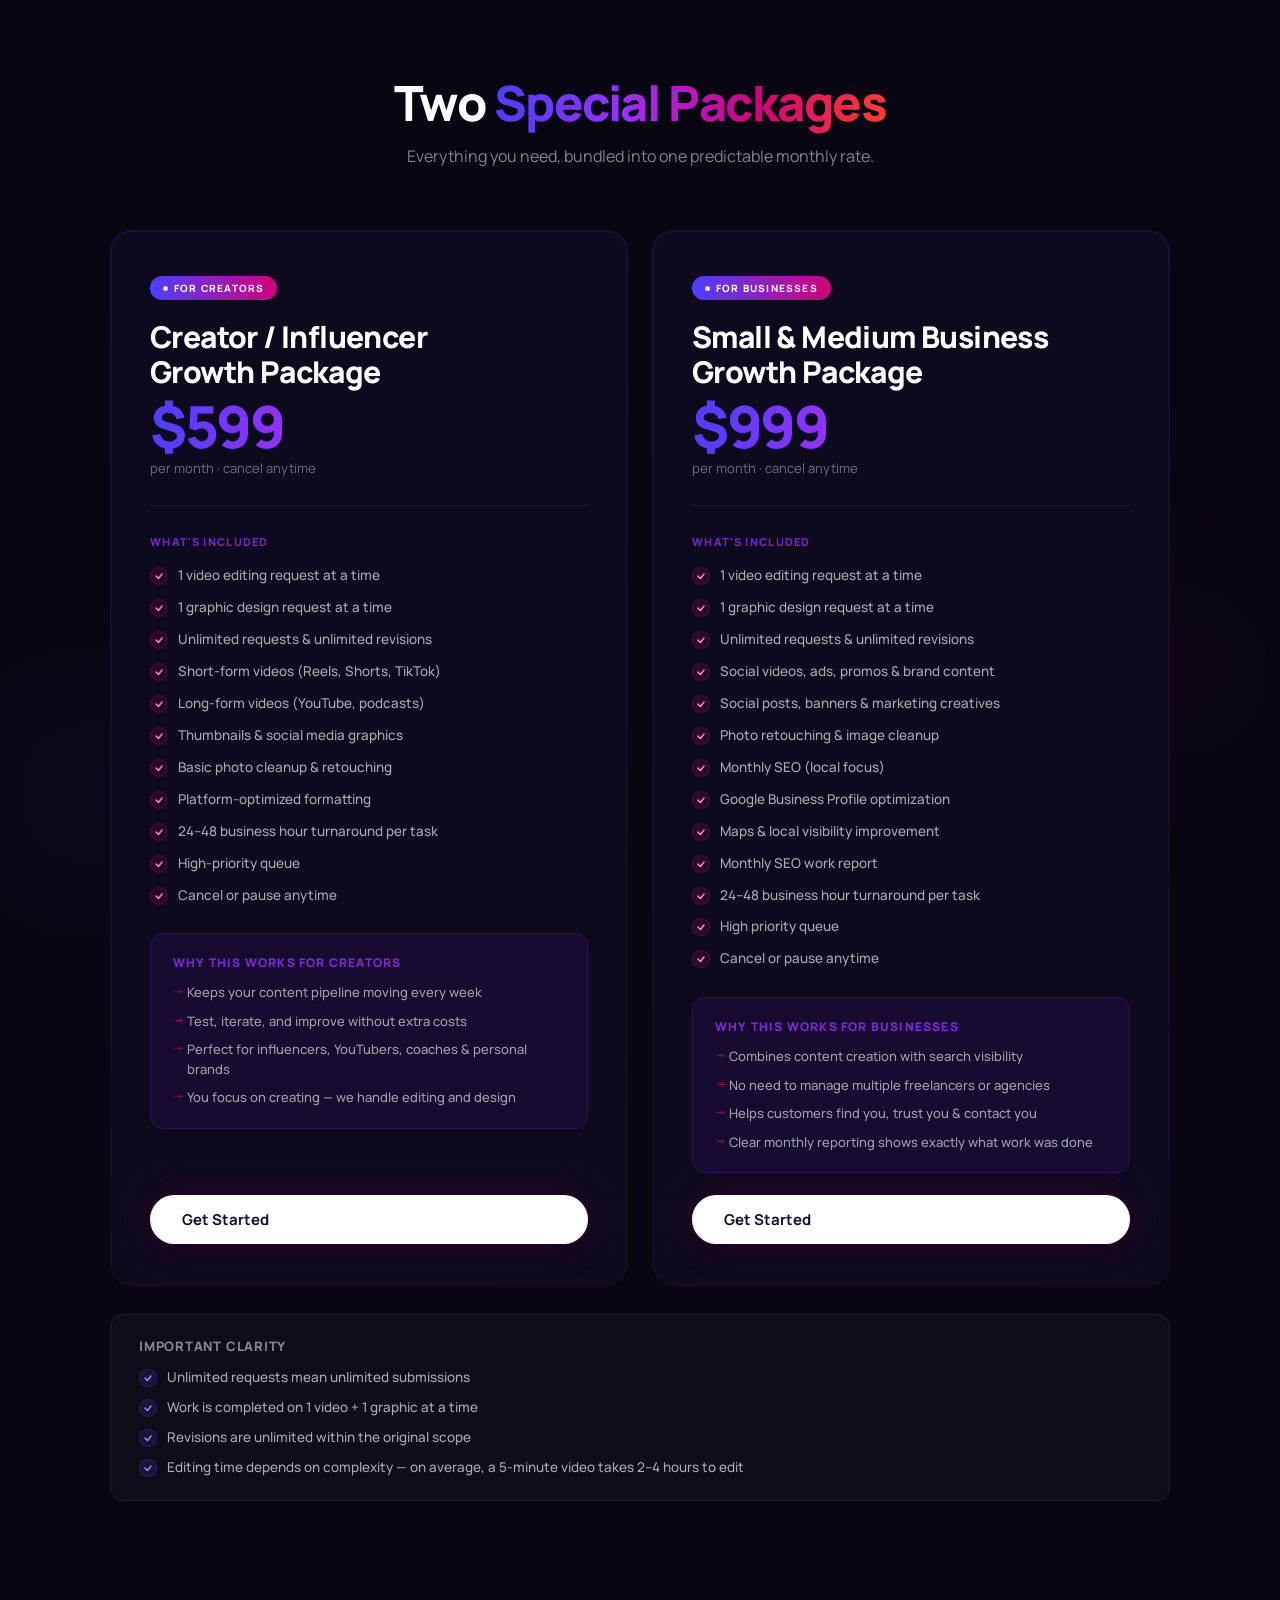
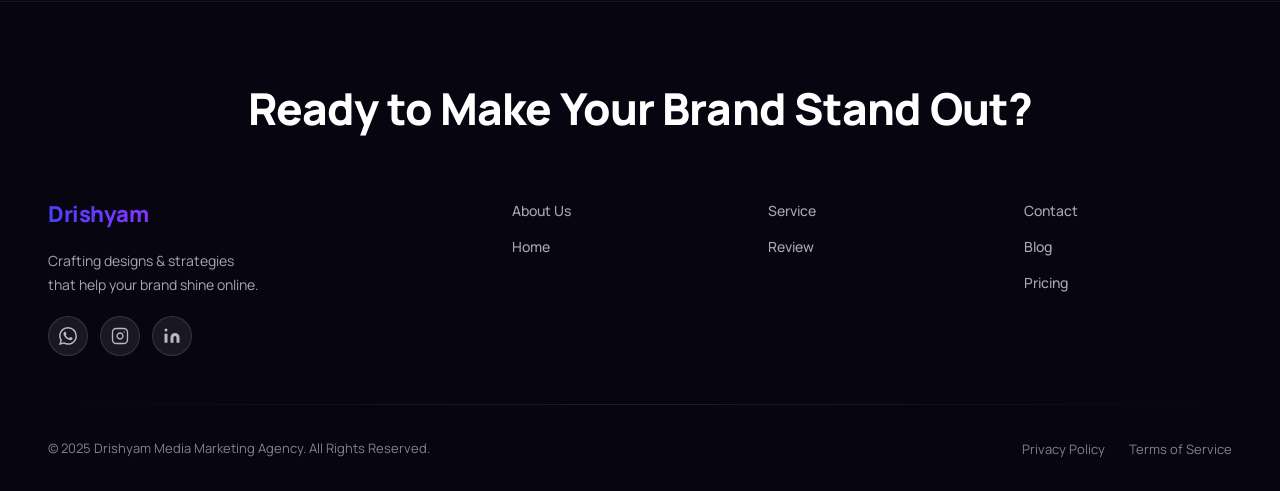
<file: pricing.html>
<!DOCTYPE html>
<html lang="en">
<head>
  <meta charset="UTF-8"/>
  <meta name="viewport" content="width=device-width, initial-scale=1.0"/>
  <title>Drishyam Media — Services & Pricing</title>
  <link href="https://fonts.googleapis.com/css2?family=Manrope:wght@400;500;600;700;800;900&display=swap" rel="stylesheet"/>
  <link rel="stylesheet" href="css/main.css"/>
  <link rel="stylesheet" href="css/pages/pricing.css"/>
</head>
<body>

<!-- ══════════════════════════════════════
     HERO WRAPPER — gradient background spans behind both the nav and hero
══════════════════════════════════════ -->
<div class="hero-wrapper">

<!-- ══════════════════════════════════════
     NAV
══════════════════════════════════════ -->
<nav class="site-nav" role="navigation" aria-label="Main navigation">
  <a href="index.html" class="nav-logo">Drishyam<sup>®</sup></a>

  <div class="nav-tabs" role="tablist">
    <a href="index.html" class="nav-tab" role="tab">Home</a>

    <div class="nav-dropdown" role="none">
      <button class="nav-tab nav-dropdown-trigger" aria-haspopup="true" aria-expanded="false">
        Portfolio
        <svg width="10" height="6" viewBox="0 0 10 6" fill="none" aria-hidden="true"><path d="M1 1L5 5L9 1" stroke="currentColor" stroke-width="1.5" stroke-linecap="round" stroke-linejoin="round"/></svg>
      </button>
      <div class="nav-dropdown-menu" role="menu">
        <div class="nav-dropdown-menu-inner">
          <a href="#" class="nav-dropdown-item" role="menuitem">Video Production</a>
          <a href="graphic.html" class="nav-dropdown-item" role="menuitem">Graphic Designing</a>
          <a href="#" class="nav-dropdown-item" role="menuitem">Web/App Development</a>
        </div>
      </div>
    </div>

    <a href="about.html"   class="nav-tab" role="tab">About</a>
    <a href="reviews.html" class="nav-tab" role="tab">Reviews</a>
    <a href="pricing.html" class="nav-tab" role="tab">Pricing</a>
    <a href="blog.html"    class="nav-tab" role="tab">Blog</a>
    <a href="contact.html" class="nav-tab" role="tab">Contact</a>
  </div>

  <div class="nav-right">
    <a href="contact.html" class="btn-book">Book a Call</a>
  </div>

  <button class="nav-hamburger" id="hamburgerBtn" aria-label="Toggle navigation menu" aria-expanded="false">
    <span></span>
    <span></span>
    <span></span>
  </button>
</nav>

<!-- Mobile drawer -->
<div class="mobile-nav-drawer" id="mobileDrawer" role="dialog" aria-modal="true">
  <button class="drawer-close" id="drawerClose" aria-label="Close navigation menu">×</button>
  <a href="index.html">Home</a>
  <a href="#" class="drawer-group-label">Portfolio</a>
  <a href="#" class="drawer-sub-item">Video Production</a>
  <a href="#" class="drawer-sub-item">Graphic Designing</a>
  <a href="#" class="drawer-sub-item">Website / App Development</a>
  <a href="pricing.html">Services</a>
  <a href="about.html">About</a>
  <a href="reviews.html">Reviews</a>
  <a href="blog.html">Blog</a>
  <a href="contact.html">Contact</a>
  <a href="contact.html" class="drawer-cta">Book a Call</a>
</div>


<!-- ══════════════════════════════════════
     PAGE HERO
══════════════════════════════════════ -->
<section class="page-hero" aria-label="Services overview">
  <div class="grain" aria-hidden="true"></div>
  <div class="page-hero-content">
    <div class="hero-eyebrow">Monthly subscriptions &amp; project packages</div>
    <h1>Services &amp; <span class="grad-text">Pricing</span></h1>
    <p>Unlimited requests. Structured delivery. Predictable quality.<br>Pick what your brand needs — or bundle it all.</p>
  </div>
  <div class="anchor-pills">
    <a href="#video-editing"   class="anchor-pill">Video Editing</a>
    <a href="#graphic-design"  class="anchor-pill">Graphic Design</a>
    <a href="#video-shoots"    class="anchor-pill">Video Shoots</a>
    <a href="#seo"             class="anchor-pill">SEO</a>
    <a href="#website-wp"      class="anchor-pill">WordPress Dev</a>
    <a href="#website-custom"  class="anchor-pill">Custom Dev</a>
    <a href="#special"         class="anchor-pill">Special Packages</a>
  </div>
</section>
</div><!-- /.hero-wrapper -->


<!-- ══════════════════════════════════════
     VIDEO EDITING
══════════════════════════════════════ -->
<section class="svc-section" id="video-editing" aria-label="Video Editing plans">
  <div class="svc-header">
    <h2>Video Editing — <span class="grad-text">Monthly Subscriptions</span></h2>
    <p>Unlimited requests. Structured delivery. Predictable quality.</p>
  </div>

  <div class="price-table-wrap">
    <!-- plan headers -->
    <div class="pt-header">
      <div class="pt-header-spacer"></div>

      <div class="pt-plan-card">
        <div class="pt-plan-name">Starter</div>
        <div class="pt-plan-price grad-text">$399</div>
        <div class="pt-plan-period">per month</div>
        <div class="pt-plan-requests">1 active request</div>
      </div>

      <div class="pt-plan-card featured">
        <div class="pt-badge">Most Popular</div>
        <div class="pt-plan-name">Growth</div>
        <div class="pt-plan-price grad-text">$599</div>
        <div class="pt-plan-period">per month</div>
        <div class="pt-plan-requests">2 active requests</div>
      </div>

      <div class="pt-plan-card">
        <div class="pt-plan-name">Scale</div>
        <div class="pt-plan-price grad-text">$799</div>
        <div class="pt-plan-period">per month</div>
        <div class="pt-plan-requests">3 active requests</div>
      </div>
    </div>

    <!-- feature rows -->
    <div class="pt-body">
      <div class="pt-row">
        <div class="pt-row-label">Unlimited Requests</div>
        <div class="pt-row-cell"><div class="pt-check"><svg width="10" height="10" viewBox="0 0 10 10" fill="none"><path d="M2 5l2.5 2.5L8 3" stroke="currentColor" stroke-width="1.6" stroke-linecap="round" stroke-linejoin="round"/></svg></div></div>
        <div class="pt-row-cell"><div class="pt-check pink"><svg width="10" height="10" viewBox="0 0 10 10" fill="none"><path d="M2 5l2.5 2.5L8 3" stroke="currentColor" stroke-width="1.6" stroke-linecap="round" stroke-linejoin="round"/></svg></div></div>
        <div class="pt-row-cell"><div class="pt-check"><svg width="10" height="10" viewBox="0 0 10 10" fill="none"><path d="M2 5l2.5 2.5L8 3" stroke="currentColor" stroke-width="1.6" stroke-linecap="round" stroke-linejoin="round"/></svg></div></div>
      </div>
      <div class="pt-row">
        <div class="pt-row-label">Unlimited Revisions</div>
        <div class="pt-row-cell"><div class="pt-check"><svg width="10" height="10" viewBox="0 0 10 10" fill="none"><path d="M2 5l2.5 2.5L8 3" stroke="currentColor" stroke-width="1.6" stroke-linecap="round" stroke-linejoin="round"/></svg></div></div>
        <div class="pt-row-cell"><div class="pt-check pink"><svg width="10" height="10" viewBox="0 0 10 10" fill="none"><path d="M2 5l2.5 2.5L8 3" stroke="currentColor" stroke-width="1.6" stroke-linecap="round" stroke-linejoin="round"/></svg></div></div>
        <div class="pt-row-cell"><div class="pt-check"><svg width="10" height="10" viewBox="0 0 10 10" fill="none"><path d="M2 5l2.5 2.5L8 3" stroke="currentColor" stroke-width="1.6" stroke-linecap="round" stroke-linejoin="round"/></svg></div></div>
      </div>
      <div class="pt-row">
        <div class="pt-row-label">Short-form Edits (Reels, Shorts)</div>
        <div class="pt-row-cell"><div class="pt-check"><svg width="10" height="10" viewBox="0 0 10 10" fill="none"><path d="M2 5l2.5 2.5L8 3" stroke="currentColor" stroke-width="1.6" stroke-linecap="round" stroke-linejoin="round"/></svg></div></div>
        <div class="pt-row-cell"><div class="pt-check pink"><svg width="10" height="10" viewBox="0 0 10 10" fill="none"><path d="M2 5l2.5 2.5L8 3" stroke="currentColor" stroke-width="1.6" stroke-linecap="round" stroke-linejoin="round"/></svg></div></div>
        <div class="pt-row-cell"><div class="pt-check"><svg width="10" height="10" viewBox="0 0 10 10" fill="none"><path d="M2 5l2.5 2.5L8 3" stroke="currentColor" stroke-width="1.6" stroke-linecap="round" stroke-linejoin="round"/></svg></div></div>
      </div>
      <div class="pt-row">
        <div class="pt-row-label">Long-form Edits (YouTube, Podcasts)</div>
        <div class="pt-row-cell"><div class="pt-check"><svg width="10" height="10" viewBox="0 0 10 10" fill="none"><path d="M2 5l2.5 2.5L8 3" stroke="currentColor" stroke-width="1.6" stroke-linecap="round" stroke-linejoin="round"/></svg></div></div>
        <div class="pt-row-cell"><div class="pt-check pink"><svg width="10" height="10" viewBox="0 0 10 10" fill="none"><path d="M2 5l2.5 2.5L8 3" stroke="currentColor" stroke-width="1.6" stroke-linecap="round" stroke-linejoin="round"/></svg></div></div>
        <div class="pt-row-cell"><div class="pt-check"><svg width="10" height="10" viewBox="0 0 10 10" fill="none"><path d="M2 5l2.5 2.5L8 3" stroke="currentColor" stroke-width="1.6" stroke-linecap="round" stroke-linejoin="round"/></svg></div></div>
      </div>
      <div class="pt-row">
        <div class="pt-row-label">Ads, Promos, Social Content</div>
        <div class="pt-row-cell"><div class="pt-check"><svg width="10" height="10" viewBox="0 0 10 10" fill="none"><path d="M2 5l2.5 2.5L8 3" stroke="currentColor" stroke-width="1.6" stroke-linecap="round" stroke-linejoin="round"/></svg></div></div>
        <div class="pt-row-cell"><div class="pt-check pink"><svg width="10" height="10" viewBox="0 0 10 10" fill="none"><path d="M2 5l2.5 2.5L8 3" stroke="currentColor" stroke-width="1.6" stroke-linecap="round" stroke-linejoin="round"/></svg></div></div>
        <div class="pt-row-cell"><div class="pt-check"><svg width="10" height="10" viewBox="0 0 10 10" fill="none"><path d="M2 5l2.5 2.5L8 3" stroke="currentColor" stroke-width="1.6" stroke-linecap="round" stroke-linejoin="round"/></svg></div></div>
      </div>
      <div class="pt-row">
        <div class="pt-row-label">Platform Specific Formatting</div>
        <div class="pt-row-cell"><div class="pt-check"><svg width="10" height="10" viewBox="0 0 10 10" fill="none"><path d="M2 5l2.5 2.5L8 3" stroke="currentColor" stroke-width="1.6" stroke-linecap="round" stroke-linejoin="round"/></svg></div></div>
        <div class="pt-row-cell"><div class="pt-check pink"><svg width="10" height="10" viewBox="0 0 10 10" fill="none"><path d="M2 5l2.5 2.5L8 3" stroke="currentColor" stroke-width="1.6" stroke-linecap="round" stroke-linejoin="round"/></svg></div></div>
        <div class="pt-row-cell"><div class="pt-check"><svg width="10" height="10" viewBox="0 0 10 10" fill="none"><path d="M2 5l2.5 2.5L8 3" stroke="currentColor" stroke-width="1.6" stroke-linecap="round" stroke-linejoin="round"/></svg></div></div>
      </div>
      <div class="pt-row">
        <div class="pt-row-label">Queue Priority</div>
        <div class="pt-row-cell"><span class="pt-priority std">Standard</span></div>
        <div class="pt-row-cell"><span class="pt-priority high">High</span></div>
        <div class="pt-row-cell"><span class="pt-priority top">Top</span></div>
      </div>
      <div class="pt-row">
        <div class="pt-row-label">Senior Editor Review</div>
        <div class="pt-row-cell"><div class="pt-cross"><svg width="8" height="8" viewBox="0 0 8 8" fill="none"><path d="M1.5 1.5l5 5M6.5 1.5l-5 5" stroke="currentColor" stroke-width="1.5" stroke-linecap="round"/></svg></div></div>
        <div class="pt-row-cell"><div class="pt-cross"><svg width="8" height="8" viewBox="0 0 8 8" fill="none"><path d="M1.5 1.5l5 5M6.5 1.5l-5 5" stroke="currentColor" stroke-width="1.5" stroke-linecap="round"/></svg></div></div>
        <div class="pt-row-cell"><div class="pt-check pink"><svg width="10" height="10" viewBox="0 0 10 10" fill="none"><path d="M2 5l2.5 2.5L8 3" stroke="currentColor" stroke-width="1.6" stroke-linecap="round" stroke-linejoin="round"/></svg></div></div>
      </div>
      <div class="pt-row">
        <div class="pt-row-label">Same Day Revisions (when possible)</div>
        <div class="pt-row-cell"><div class="pt-cross"><svg width="8" height="8" viewBox="0 0 8 8" fill="none"><path d="M1.5 1.5l5 5M6.5 1.5l-5 5" stroke="currentColor" stroke-width="1.5" stroke-linecap="round"/></svg></div></div>
        <div class="pt-row-cell"><div class="pt-cross"><svg width="8" height="8" viewBox="0 0 8 8" fill="none"><path d="M1.5 1.5l5 5M6.5 1.5l-5 5" stroke="currentColor" stroke-width="1.5" stroke-linecap="round"/></svg></div></div>
        <div class="pt-row-cell"><div class="pt-check pink"><svg width="10" height="10" viewBox="0 0 10 10" fill="none"><path d="M2 5l2.5 2.5L8 3" stroke="currentColor" stroke-width="1.6" stroke-linecap="round" stroke-linejoin="round"/></svg></div></div>
      </div>
      <div class="pt-row">
        <div class="pt-row-label">Turnaround per Task</div>
        <div class="pt-row-cell" style="font-size:12px;color:rgba(255,255,255,0.55)">3–4 Business Days</div>
        <div class="pt-row-cell" style="font-size:12px;color:#ff80c0">24–48 Business Hours</div>
        <div class="pt-row-cell" style="font-size:12px;color:rgba(255,255,255,0.55)">24–48 Business Hours</div>
      </div>
      <div class="pt-row">
        <div class="pt-row-label">Cancel or Pause Anytime</div>
        <div class="pt-row-cell"><div class="pt-check"><svg width="10" height="10" viewBox="0 0 10 10" fill="none"><path d="M2 5l2.5 2.5L8 3" stroke="currentColor" stroke-width="1.6" stroke-linecap="round" stroke-linejoin="round"/></svg></div></div>
        <div class="pt-row-cell"><div class="pt-check pink"><svg width="10" height="10" viewBox="0 0 10 10" fill="none"><path d="M2 5l2.5 2.5L8 3" stroke="currentColor" stroke-width="1.6" stroke-linecap="round" stroke-linejoin="round"/></svg></div></div>
        <div class="pt-row-cell"><div class="pt-check"><svg width="10" height="10" viewBox="0 0 10 10" fill="none"><path d="M2 5l2.5 2.5L8 3" stroke="currentColor" stroke-width="1.6" stroke-linecap="round" stroke-linejoin="round"/></svg></div></div>
      </div>
    </div>

    <!-- CTA row -->
    <div class="pt-cta-row">
      <div class="pt-cta-spacer"></div>
      <div class="pt-cta-cell"><a href="#" class="btn-outline">Get Started</a></div>
      <div class="pt-cta-cell"><a href="#" class="btn-solid">Get Started</a></div>
      <div class="pt-cta-cell"><a href="#" class="btn-outline">Get Started</a></div>
    </div>
  </div>

  <div class="pt-note">
    <strong>Editing Time Reference (Transparency):</strong> Depending upon project complexity (varies based on footage quality, style, pacing, effects, and revisions) turnaround time can vary. For example, long-format edits take higher turnaround time than short-format edits. You will be informed if any video you provided for editing will require more time than the stated turnaround, once the team has reviewed project complexity.
  </div>
</section>

<div class="section-sep"></div>

<!-- ══════════════════════════════════════
     GRAPHIC DESIGN + PHOTO EDITING
══════════════════════════════════════ -->
<section class="svc-section" id="graphic-design" aria-label="Graphic Design plans">
  <div class="svc-header">
    <h2>Graphic Design + Photo Editing — <span class="grad-text">Monthly Subscriptions</span></h2>
    <p>Design that looks premium — not outsourced.</p>
  </div>

  <div class="price-table-wrap">
    <div class="pt-header">
      <div class="pt-header-spacer"></div>

      <div class="pt-plan-card">
        <div class="pt-plan-name">Starter</div>
        <div class="pt-plan-price grad-text">$249</div>
        <div class="pt-plan-period">per month</div>
        <div class="pt-plan-requests">1 active request</div>
      </div>

      <div class="pt-plan-card featured">
        <div class="pt-badge">Most Popular</div>
        <div class="pt-plan-name">Growth</div>
        <div class="pt-plan-price grad-text">$429</div>
        <div class="pt-plan-period">per month</div>
        <div class="pt-plan-requests">2 active requests</div>
      </div>

      <div class="pt-plan-card">
        <div class="pt-plan-name">Scale</div>
        <div class="pt-plan-price grad-text">$659</div>
        <div class="pt-plan-period">per month</div>
        <div class="pt-plan-requests">3 active requests</div>
      </div>
    </div>

    <div class="pt-body">
      <div class="pt-row"><div class="pt-row-label">Unlimited Design Requests</div><div class="pt-row-cell"><div class="pt-check"><svg width="10" height="10" viewBox="0 0 10 10" fill="none"><path d="M2 5l2.5 2.5L8 3" stroke="currentColor" stroke-width="1.6" stroke-linecap="round" stroke-linejoin="round"/></svg></div></div><div class="pt-row-cell"><div class="pt-check pink"><svg width="10" height="10" viewBox="0 0 10 10" fill="none"><path d="M2 5l2.5 2.5L8 3" stroke="currentColor" stroke-width="1.6" stroke-linecap="round" stroke-linejoin="round"/></svg></div></div><div class="pt-row-cell"><div class="pt-check"><svg width="10" height="10" viewBox="0 0 10 10" fill="none"><path d="M2 5l2.5 2.5L8 3" stroke="currentColor" stroke-width="1.6" stroke-linecap="round" stroke-linejoin="round"/></svg></div></div></div>
      <div class="pt-row"><div class="pt-row-label">Unlimited Revisions</div><div class="pt-row-cell"><div class="pt-check"><svg width="10" height="10" viewBox="0 0 10 10" fill="none"><path d="M2 5l2.5 2.5L8 3" stroke="currentColor" stroke-width="1.6" stroke-linecap="round" stroke-linejoin="round"/></svg></div></div><div class="pt-row-cell"><div class="pt-check pink"><svg width="10" height="10" viewBox="0 0 10 10" fill="none"><path d="M2 5l2.5 2.5L8 3" stroke="currentColor" stroke-width="1.6" stroke-linecap="round" stroke-linejoin="round"/></svg></div></div><div class="pt-row-cell"><div class="pt-check"><svg width="10" height="10" viewBox="0 0 10 10" fill="none"><path d="M2 5l2.5 2.5L8 3" stroke="currentColor" stroke-width="1.6" stroke-linecap="round" stroke-linejoin="round"/></svg></div></div></div>
      <div class="pt-row"><div class="pt-row-label">Social Media Creatives</div><div class="pt-row-cell"><div class="pt-check"><svg width="10" height="10" viewBox="0 0 10 10" fill="none"><path d="M2 5l2.5 2.5L8 3" stroke="currentColor" stroke-width="1.6" stroke-linecap="round" stroke-linejoin="round"/></svg></div></div><div class="pt-row-cell"><div class="pt-check pink"><svg width="10" height="10" viewBox="0 0 10 10" fill="none"><path d="M2 5l2.5 2.5L8 3" stroke="currentColor" stroke-width="1.6" stroke-linecap="round" stroke-linejoin="round"/></svg></div></div><div class="pt-row-cell"><div class="pt-check"><svg width="10" height="10" viewBox="0 0 10 10" fill="none"><path d="M2 5l2.5 2.5L8 3" stroke="currentColor" stroke-width="1.6" stroke-linecap="round" stroke-linejoin="round"/></svg></div></div></div>
      <div class="pt-row"><div class="pt-row-label">Ads, Banners, Thumbnails</div><div class="pt-row-cell"><div class="pt-check"><svg width="10" height="10" viewBox="0 0 10 10" fill="none"><path d="M2 5l2.5 2.5L8 3" stroke="currentColor" stroke-width="1.6" stroke-linecap="round" stroke-linejoin="round"/></svg></div></div><div class="pt-row-cell"><div class="pt-check pink"><svg width="10" height="10" viewBox="0 0 10 10" fill="none"><path d="M2 5l2.5 2.5L8 3" stroke="currentColor" stroke-width="1.6" stroke-linecap="round" stroke-linejoin="round"/></svg></div></div><div class="pt-row-cell"><div class="pt-check"><svg width="10" height="10" viewBox="0 0 10 10" fill="none"><path d="M2 5l2.5 2.5L8 3" stroke="currentColor" stroke-width="1.6" stroke-linecap="round" stroke-linejoin="round"/></svg></div></div></div>
      <div class="pt-row"><div class="pt-row-label">Carousels &amp; Campaign Creatives</div><div class="pt-row-cell"><div class="pt-check"><svg width="10" height="10" viewBox="0 0 10 10" fill="none"><path d="M2 5l2.5 2.5L8 3" stroke="currentColor" stroke-width="1.6" stroke-linecap="round" stroke-linejoin="round"/></svg></div></div><div class="pt-row-cell"><div class="pt-check pink"><svg width="10" height="10" viewBox="0 0 10 10" fill="none"><path d="M2 5l2.5 2.5L8 3" stroke="currentColor" stroke-width="1.6" stroke-linecap="round" stroke-linejoin="round"/></svg></div></div><div class="pt-row-cell"><div class="pt-check"><svg width="10" height="10" viewBox="0 0 10 10" fill="none"><path d="M2 5l2.5 2.5L8 3" stroke="currentColor" stroke-width="1.6" stroke-linecap="round" stroke-linejoin="round"/></svg></div></div></div>
      <div class="pt-row"><div class="pt-row-label">Photo Retouching &amp; Image Cleanup</div><div class="pt-row-cell"><div class="pt-check"><svg width="10" height="10" viewBox="0 0 10 10" fill="none"><path d="M2 5l2.5 2.5L8 3" stroke="currentColor" stroke-width="1.6" stroke-linecap="round" stroke-linejoin="round"/></svg></div></div><div class="pt-row-cell"><div class="pt-check pink"><svg width="10" height="10" viewBox="0 0 10 10" fill="none"><path d="M2 5l2.5 2.5L8 3" stroke="currentColor" stroke-width="1.6" stroke-linecap="round" stroke-linejoin="round"/></svg></div></div><div class="pt-row-cell"><div class="pt-check"><svg width="10" height="10" viewBox="0 0 10 10" fill="none"><path d="M2 5l2.5 2.5L8 3" stroke="currentColor" stroke-width="1.6" stroke-linecap="round" stroke-linejoin="round"/></svg></div></div></div>
      <div class="pt-row"><div class="pt-row-label">Brand Consistency Support</div><div class="pt-row-cell"><div class="pt-check"><svg width="10" height="10" viewBox="0 0 10 10" fill="none"><path d="M2 5l2.5 2.5L8 3" stroke="currentColor" stroke-width="1.6" stroke-linecap="round" stroke-linejoin="round"/></svg></div></div><div class="pt-row-cell"><div class="pt-check pink"><svg width="10" height="10" viewBox="0 0 10 10" fill="none"><path d="M2 5l2.5 2.5L8 3" stroke="currentColor" stroke-width="1.6" stroke-linecap="round" stroke-linejoin="round"/></svg></div></div><div class="pt-row-cell"><div class="pt-check"><svg width="10" height="10" viewBox="0 0 10 10" fill="none"><path d="M2 5l2.5 2.5L8 3" stroke="currentColor" stroke-width="1.6" stroke-linecap="round" stroke-linejoin="round"/></svg></div></div></div>
      <div class="pt-row"><div class="pt-row-label">Dedicated Design Lead</div><div class="pt-row-cell"><div class="pt-cross"><svg width="8" height="8" viewBox="0 0 8 8" fill="none"><path d="M1.5 1.5l5 5M6.5 1.5l-5 5" stroke="currentColor" stroke-width="1.5" stroke-linecap="round"/></svg></div></div><div class="pt-row-cell"><div class="pt-cross"><svg width="8" height="8" viewBox="0 0 8 8" fill="none"><path d="M1.5 1.5l5 5M6.5 1.5l-5 5" stroke="currentColor" stroke-width="1.5" stroke-linecap="round"/></svg></div></div><div class="pt-row-cell"><div class="pt-check pink"><svg width="10" height="10" viewBox="0 0 10 10" fill="none"><path d="M2 5l2.5 2.5L8 3" stroke="currentColor" stroke-width="1.6" stroke-linecap="round" stroke-linejoin="round"/></svg></div></div></div>
      <div class="pt-row"><div class="pt-row-label">Queue Priority</div><div class="pt-row-cell"><span class="pt-priority std">Standard</span></div><div class="pt-row-cell"><span class="pt-priority high">High</span></div><div class="pt-row-cell"><span class="pt-priority top">Top</span></div></div>
      <div class="pt-row"><div class="pt-row-label">Turnaround per Task</div><div class="pt-row-cell" style="font-size:12px;color:rgba(255,255,255,0.55)">2–3 Business Days</div><div class="pt-row-cell" style="font-size:12px;color:#ff80c0">24–48 Business Hours</div><div class="pt-row-cell" style="font-size:12px;color:rgba(255,255,255,0.55)">24–48 Business Hours</div></div>
      <div class="pt-row"><div class="pt-row-label">Cancel or Pause Anytime</div><div class="pt-row-cell"><div class="pt-check"><svg width="10" height="10" viewBox="0 0 10 10" fill="none"><path d="M2 5l2.5 2.5L8 3" stroke="currentColor" stroke-width="1.6" stroke-linecap="round" stroke-linejoin="round"/></svg></div></div><div class="pt-row-cell"><div class="pt-check pink"><svg width="10" height="10" viewBox="0 0 10 10" fill="none"><path d="M2 5l2.5 2.5L8 3" stroke="currentColor" stroke-width="1.6" stroke-linecap="round" stroke-linejoin="round"/></svg></div></div><div class="pt-row-cell"><div class="pt-check"><svg width="10" height="10" viewBox="0 0 10 10" fill="none"><path d="M2 5l2.5 2.5L8 3" stroke="currentColor" stroke-width="1.6" stroke-linecap="round" stroke-linejoin="round"/></svg></div></div></div>
    </div>

    <div class="pt-cta-row">
      <div class="pt-cta-spacer"></div>
      <div class="pt-cta-cell"><a href="#" class="btn-outline">Get Started</a></div>
      <div class="pt-cta-cell"><a href="#" class="btn-solid">Get Started</a></div>
      <div class="pt-cta-cell"><a href="#" class="btn-outline">Get Started</a></div>
    </div>
  </div>
</section>

<div class="section-sep"></div>

<!-- ══════════════════════════════════════
     VIDEO SHOOTS
══════════════════════════════════════ -->
<section class="svc-section" id="video-shoots" aria-label="Video Shoot packages">
  <div class="svc-header">
    <h2>Video Shoots — <span class="grad-text">Project Based</span></h2>
    <p>Same gear. Same quality. Pricing based on time. <strong style="color:rgba(255,255,255,0.6)">Tampa, USA</strong></p>
  </div>

  <div class="shoot-cards">
    <div class="shoot-card">
      <div class="shoot-card-inner">
        <div class="shoot-label">Package</div>
        <div class="shoot-name">Half-Day</div>
        <div class="shoot-duration">4 Hours</div>
        <div class="shoot-price grad-text">$549</div>
        <div class="shoot-price-note">one-time project fee</div>
        <div class="shoot-divider" aria-hidden="true"></div>
        <div class="shoot-equipment">
          <strong>Equipment included:</strong><br>
          Sony 10-bit 4K Camera, Gimbal, Tripod, Pro Mic
        </div>
      </div>
    </div>

    <div class="shoot-card">
      <div class="shoot-card-inner">
        <div class="shoot-label">Package</div>
        <div class="shoot-name">Full-Day</div>
        <div class="shoot-duration">8 Hours</div>
        <div class="shoot-price grad-text">$949</div>
        <div class="shoot-price-note">one-time project fee</div>
        <div class="shoot-divider" aria-hidden="true"></div>
        <div class="shoot-equipment">
          <strong>Equipment included:</strong><br>
          Same equipment, extended coverage
        </div>
      </div>
    </div>
  </div>

  <div class="shoot-delivery-note">
    <strong>Delivery:</strong> Final footage shared via Google Drive.<br>
    <strong>Add-ons priced separately:</strong> Drone, extra camera, rush delivery.
  </div>
</section>

<div class="section-sep"></div>

<!-- ══════════════════════════════════════
     SEO
══════════════════════════════════════ -->
<section class="svc-section" id="seo" aria-label="SEO retainer plans">
  <div class="svc-header">
    <h2>SEO — <span class="grad-text">Monthly Retainers</span></h2>
    <p>Built for local visibility, not vanity metrics.</p>
  </div>

  <div class="seo-table-wrap">
    <div class="seo-header">
      <div></div>
      <div class="seo-plan-card">
        <div class="seo-plan-name">SEO Growth</div>
        <div class="seo-plan-price grad-text">From $699</div>
        <div class="seo-plan-period">per month</div>
      </div>
      <div class="seo-plan-card featured">
        <div class="seo-plan-name">SEO Authority</div>
        <div class="seo-plan-price grad-text">$1,199</div>
        <div class="seo-plan-period">per month</div>
      </div>
    </div>

    <div style="display:flex;flex-direction:column;gap:2px">
      <div class="seo-row"><div class="seo-label">On-Page SEO</div><div class="seo-cell sub">Up to 10 Pages</div><div class="seo-cell sub">Advanced</div></div>
      <div class="seo-row"><div class="seo-label">Keyword Research</div><div class="seo-cell"><div class="pt-check"><svg width="10" height="10" viewBox="0 0 10 10" fill="none"><path d="M2 5l2.5 2.5L8 3" stroke="currentColor" stroke-width="1.6" stroke-linecap="round" stroke-linejoin="round"/></svg></div></div><div class="seo-cell"><div class="pt-check pink"><svg width="10" height="10" viewBox="0 0 10 10" fill="none"><path d="M2 5l2.5 2.5L8 3" stroke="currentColor" stroke-width="1.6" stroke-linecap="round" stroke-linejoin="round"/></svg></div></div></div>
      <div class="seo-row"><div class="seo-label">Technical SEO</div><div class="seo-cell sub">Basic</div><div class="seo-cell sub">Advanced</div></div>
      <div class="seo-row"><div class="seo-label">Content Optimization</div><div class="seo-cell"><div class="pt-check"><svg width="10" height="10" viewBox="0 0 10 10" fill="none"><path d="M2 5l2.5 2.5L8 3" stroke="currentColor" stroke-width="1.6" stroke-linecap="round" stroke-linejoin="round"/></svg></div></div><div class="seo-cell"><div class="pt-check pink"><svg width="10" height="10" viewBox="0 0 10 10" fill="none"><path d="M2 5l2.5 2.5L8 3" stroke="currentColor" stroke-width="1.6" stroke-linecap="round" stroke-linejoin="round"/></svg></div></div></div>
      <div class="seo-row"><div class="seo-label">Link Strategy</div><div class="seo-cell"><div class="pt-check"><svg width="10" height="10" viewBox="0 0 10 10" fill="none"><path d="M2 5l2.5 2.5L8 3" stroke="currentColor" stroke-width="1.6" stroke-linecap="round" stroke-linejoin="round"/></svg></div></div><div class="seo-cell"><div class="pt-check pink"><svg width="10" height="10" viewBox="0 0 10 10" fill="none"><path d="M2 5l2.5 2.5L8 3" stroke="currentColor" stroke-width="1.6" stroke-linecap="round" stroke-linejoin="round"/></svg></div></div></div>
      <div class="seo-row"><div class="seo-label">Competitor Tracking</div><div class="seo-cell"><div class="pt-check"><svg width="10" height="10" viewBox="0 0 10 10" fill="none"><path d="M2 5l2.5 2.5L8 3" stroke="currentColor" stroke-width="1.6" stroke-linecap="round" stroke-linejoin="round"/></svg></div></div><div class="seo-cell"><div class="pt-check pink"><svg width="10" height="10" viewBox="0 0 10 10" fill="none"><path d="M2 5l2.5 2.5L8 3" stroke="currentColor" stroke-width="1.6" stroke-linecap="round" stroke-linejoin="round"/></svg></div></div></div>
      <div class="seo-row"><div class="seo-label">Google Business Profile Optimization</div><div class="seo-cell"><div class="pt-check"><svg width="10" height="10" viewBox="0 0 10 10" fill="none"><path d="M2 5l2.5 2.5L8 3" stroke="currentColor" stroke-width="1.6" stroke-linecap="round" stroke-linejoin="round"/></svg></div></div><div class="seo-cell"><div class="pt-check pink"><svg width="10" height="10" viewBox="0 0 10 10" fill="none"><path d="M2 5l2.5 2.5L8 3" stroke="currentColor" stroke-width="1.6" stroke-linecap="round" stroke-linejoin="round"/></svg></div></div></div>
      <div class="seo-row"><div class="seo-label">Maps Visibility Focus</div><div class="seo-cell"><div class="pt-check"><svg width="10" height="10" viewBox="0 0 10 10" fill="none"><path d="M2 5l2.5 2.5L8 3" stroke="currentColor" stroke-width="1.6" stroke-linecap="round" stroke-linejoin="round"/></svg></div></div><div class="seo-cell"><div class="pt-check pink"><svg width="10" height="10" viewBox="0 0 10 10" fill="none"><path d="M2 5l2.5 2.5L8 3" stroke="currentColor" stroke-width="1.6" stroke-linecap="round" stroke-linejoin="round"/></svg></div></div></div>
      <div class="seo-row"><div class="seo-label">Monthly SEO Work Report</div><div class="seo-cell"><div class="pt-check"><svg width="10" height="10" viewBox="0 0 10 10" fill="none"><path d="M2 5l2.5 2.5L8 3" stroke="currentColor" stroke-width="1.6" stroke-linecap="round" stroke-linejoin="round"/></svg></div></div><div class="seo-cell"><div class="pt-check pink"><svg width="10" height="10" viewBox="0 0 10 10" fill="none"><path d="M2 5l2.5 2.5L8 3" stroke="currentColor" stroke-width="1.6" stroke-linecap="round" stroke-linejoin="round"/></svg></div></div></div>
    </div>

    <div class="seo-cta-row">
      <div></div>
      <div style="display:flex;justify-content:center"><a href="#" class="btn-outline">Get Started</a></div>
      <div style="display:flex;justify-content:center"><a href="#" class="btn-solid">Get Started</a></div>
    </div>
  </div>

  <div class="seo-note">
    Clients receive a detailed monthly report outlining: tasks completed, pages optimized, SEO progress &amp; visibility improvements.
  </div>
</section>

<div class="section-sep"></div>

<!-- ══════════════════════════════════════
     WEBSITE DEV — WORDPRESS
══════════════════════════════════════ -->
<section class="svc-section" id="website-wp" aria-label="WordPress website development">
  <div class="svc-header">
    <h2>Website Development — <span class="grad-text">WordPress</span></h2>
    <p>Faster launch. Easier updates. Clean UI.</p>
  </div>

  <div class="webdev-grid">
    <div class="wd-card">
      <div class="wd-package">Package</div>
      <div class="wd-name">Single Page Website</div>
      <div class="wd-price grad-text"><span class="wd-price-prefix">From </span>$599</div>
      <div class="wd-period">one-time</div>
      <div class="wd-divider"></div>
      <div class="wd-desc">Setup, theme customization, mobile responsive.</div>
      <a href="#" class="btn-outline">Get Started</a>
    </div>

    <div class="wd-card" style="border-color:rgba(155,47,255,0.25);background:rgba(155,47,255,0.06)">
      <div class="wd-package">Package</div>
      <div class="wd-name">Multi-Page Website</div>
      <div class="wd-price grad-text">$999</div>
      <div class="wd-period">5–7 pages · one-time</div>
      <div class="wd-divider"></div>
      <div class="wd-desc">Custom pages, responsive layout, basic SEO.</div>
      <a href="#" class="btn-solid">Get Started</a>
    </div>

    <div class="wd-card">
      <div class="wd-package">Package</div>
      <div class="wd-name">E-Commerce Website</div>
      <div class="wd-price grad-text">$2,500</div>
      <div class="wd-period">one-time</div>
      <div class="wd-divider"></div>
      <div class="wd-desc">WooCommerce setup, checkout configuration.</div>
      <a href="#" class="btn-outline">Get Started</a>
    </div>
  </div>

  <div class="wd-footnotes" style="position:relative;z-index:1;max-width:960px;margin:24px auto 0">
    <div class="wd-footnote"><span class="icon green">✔</span> 2 months post-launch maintenance included</div>
    <div class="wd-footnote"><span class="icon green">✔</span> Setting up website on hosting and linking domain name included in above plans</div>
    <div class="wd-footnote"><span class="icon red">✖</span> Domain Name &amp; hosting plans not included — to be provided by clients (we can give recommendations depending upon requirements)</div>
    <div class="wd-footnote"><span class="icon red">✖</span> Payment gateway integration for single page and multi-page website charged separately</div>
  </div>
</section>

<div class="section-sep"></div>

<!-- ══════════════════════════════════════
     WEBSITE DEV — CUSTOM CODE
══════════════════════════════════════ -->
<section class="svc-section" id="website-custom" aria-label="Custom code website development">
  <div class="svc-header">
    <h2>Website Development — <span class="grad-text">Custom Code</span></h2>
    <p>Built for performance, scalability &amp; custom UX.</p>
  </div>

  <div class="webdev-grid">
    <div class="wd-card">
      <div class="wd-package">Package</div>
      <div class="wd-name">Single Page Website</div>
      <div class="wd-price grad-text"><span class="wd-price-prefix">From </span>$999</div>
      <div class="wd-period">one-time</div>
      <div class="wd-divider"></div>
      <div class="wd-desc">Custom coded site, optimized performance.</div>
      <a href="#" class="btn-outline">Get Started</a>
    </div>

    <div class="wd-card" style="border-color:rgba(155,47,255,0.25);background:rgba(155,47,255,0.06)">
      <div class="wd-package">Package</div>
      <div class="wd-name">Multi-Page Website</div>
      <div class="wd-price grad-text">$2,499</div>
      <div class="wd-period">5–7 pages · one-time</div>
      <div class="wd-divider"></div>
      <div class="wd-desc">Custom layout, responsive structure.</div>
      <a href="#" class="btn-solid">Get Started</a>
    </div>

    <div class="wd-card">
      <div class="wd-package">Package</div>
      <div class="wd-name">E-Commerce Website</div>
      <div class="wd-price grad-text">$3,999</div>
      <div class="wd-period">one-time</div>
      <div class="wd-divider"></div>
      <div class="wd-desc">Scalable custom store architecture.</div>
      <a href="#" class="btn-outline">Get Started</a>
    </div>
  </div>

  <div style="position:relative;z-index:1;max-width:960px;margin:24px auto 0">
    <div class="wd-footnote"><span class="icon green">✔</span> 2 months post-launch maintenance included</div>
    <div class="wd-footnote"><span class="icon red">✖</span> Domain &amp; hosting not included</div>
    <div class="wd-footnote"><span class="icon red">✖</span> Payment gateway integration billed separately</div>
  </div>
</section>

<div class="section-sep"></div>

<!-- ══════════════════════════════════════
     WEBSITE MAINTENANCE
══════════════════════════════════════ -->
<section class="svc-section" aria-label="Website maintenance">
  <div class="svc-header">
    <h2>Website Maintenance <span class="grad-text">(Post-Launch)</span></h2>
    <p>Keep your site fast, secure, and always up to date.</p>
  </div>

  <div class="maint-wrap">
    <div class="maint-card">
      <div class="maint-info">
        <div class="maint-name">Ongoing Plan</div>
        <div class="maint-title">Monthly Maintenance</div>
        <div class="maint-desc">Updates, backups, security, bug fixes, minor edits.</div>
      </div>
      <div class="maint-price-col">
        <div class="maint-price grad-text">$199<sub>/mo</sub></div>
        <div class="maint-period">cancel anytime</div>
        <br>
        <a href="#" class="btn-outline" style="margin-top:16px">Get Started</a>
      </div>
    </div>
  </div>
</section>

<div class="section-sep"></div>

<!-- ══════════════════════════════════════
     CLARITY ON UNLIMITED
══════════════════════════════════════ -->
<section class="svc-section" aria-label="Unlimited requests clarity">
  <div class="svc-header">
    <h2>Clarity on <span class="grad-text">"Unlimited Requests"</span></h2>
    <p>No fine print — just honest expectations.</p>
  </div>

  <div class="unlimited-wrap">
    <div class="unlimited-card">
      <div class="unlimited-title">What "unlimited" really means</div>
      <ul class="tick-list" style="margin-bottom:24px">
        <li><span class="tick"></span>Unlimited requests = unlimited submissions</li>
        <li><span class="tick"></span>We work on a fixed number of active requests at a time</li>
        <li><span class="tick"></span>Turnaround applies per active request</li>
        <li><span class="tick"></span>Revisions are unlimited within original scope</li>
      </ul>
      <ul class="cross-list">
        <li>No animation, 3D, heavy VFX, or film-level production included</li>
        <li>Source files provided only if explicitly mentioned</li>
        <li>Abuse of unlimited may result in throttling or termination</li>
      </ul>
    </div>
  </div>
</section>

<div class="section-sep"></div>

<!-- ══════════════════════════════════════
     SPECIAL PACKAGES
══════════════════════════════════════ -->
<section class="svc-section" id="special" aria-label="Special bundle packages">
  <div class="svc-header">
    <h2>Two <span class="grad-text">Special Packages</span></h2>
    <p>Everything you need, bundled into one predictable monthly rate.</p>
  </div>

  <div class="special-grid">

    <!-- Creator / Influencer -->
    <div class="sp-card">
      <div class="sp-card-inner">
        <div class="sp-badge">For Creators</div>
        <div class="sp-name">Creator / Influencer<br>Growth Package</div>
        <div class="sp-price grad-text">$599</div>
        <div class="sp-period">per month · cancel anytime</div>
        <div class="sp-divider"></div>

        <div class="sp-section-title">What's Included</div>
        <ul class="tick-list pink" style="margin-bottom:0">
          <li><span class="tick"></span>1 video editing request at a time</li>
          <li><span class="tick"></span>1 graphic design request at a time</li>
          <li><span class="tick"></span>Unlimited requests &amp; unlimited revisions</li>
          <li><span class="tick"></span>Short-form videos (Reels, Shorts, TikTok)</li>
          <li><span class="tick"></span>Long-form videos (YouTube, podcasts)</li>
          <li><span class="tick"></span>Thumbnails &amp; social media graphics</li>
          <li><span class="tick"></span>Basic photo cleanup &amp; retouching</li>
          <li><span class="tick"></span>Platform-optimized formatting</li>
          <li><span class="tick"></span>24–48 business hour turnaround per task</li>
          <li><span class="tick"></span>High-priority queue</li>
          <li><span class="tick"></span>Cancel or pause anytime</li>
        </ul>

        <div class="sp-why">
          <div class="sp-why-title">Why this works for creators</div>
          <ul>
            <li>Keeps your content pipeline moving every week</li>
            <li>Test, iterate, and improve without extra costs</li>
            <li>Perfect for influencers, YouTubers, coaches &amp; personal brands</li>
            <li>You focus on creating — we handle editing and design</li>
          </ul>
        </div>

        <br>
        <a href="#" class="btn-solid" style="margin-top:auto">Get Started</a>
      </div>
    </div>

    <!-- SMB -->
    <div class="sp-card">
      <div class="sp-card-inner">
        <div class="sp-badge">For Businesses</div>
        <div class="sp-name">Small &amp; Medium Business<br>Growth Package</div>
        <div class="sp-price grad-text">$999</div>
        <div class="sp-period">per month · cancel anytime</div>
        <div class="sp-divider"></div>

        <div class="sp-section-title">What's Included</div>
        <ul class="tick-list pink" style="margin-bottom:0">
          <li><span class="tick"></span>1 video editing request at a time</li>
          <li><span class="tick"></span>1 graphic design request at a time</li>
          <li><span class="tick"></span>Unlimited requests &amp; unlimited revisions</li>
          <li><span class="tick"></span>Social videos, ads, promos &amp; brand content</li>
          <li><span class="tick"></span>Social posts, banners &amp; marketing creatives</li>
          <li><span class="tick"></span>Photo retouching &amp; image cleanup</li>
          <li><span class="tick"></span>Monthly SEO (local focus)</li>
          <li><span class="tick"></span>Google Business Profile optimization</li>
          <li><span class="tick"></span>Maps &amp; local visibility improvement</li>
          <li><span class="tick"></span>Monthly SEO work report</li>
          <li><span class="tick"></span>24–48 business hour turnaround per task</li>
          <li><span class="tick"></span>High priority queue</li>
          <li><span class="tick"></span>Cancel or pause anytime</li>
        </ul>

        <div class="sp-why">
          <div class="sp-why-title">Why this works for businesses</div>
          <ul>
            <li>Combines content creation with search visibility</li>
            <li>No need to manage multiple freelancers or agencies</li>
            <li>Helps customers find you, trust you &amp; contact you</li>
            <li>Clear monthly reporting shows exactly what work was done</li>
          </ul>
        </div>

        <br>
        <a href="#" class="btn-solid" style="margin-top:auto">Get Started</a>
      </div>
    </div>

  </div>

  <!-- clarity note -->
  <div class="sp-clarity">
    <h4>Important Clarity</h4>
    <ul class="tick-list" style="gap:9px">
      <li><span class="tick"></span>Unlimited requests mean unlimited submissions</li>
      <li><span class="tick"></span>Work is completed on 1 video + 1 graphic at a time</li>
      <li><span class="tick"></span>Revisions are unlimited within the original scope</li>
      <li><span class="tick"></span>Editing time depends on complexity — on average, a 5-minute video takes 2–4 hours to edit</li>
    </ul>
  </div>
</section>


<!-- ══════════════════════════════════════
     FOOTER
══════════════════════════════════════ -->
<footer class="footer-section" aria-label="Footer">

  <div class="footer-headline-wrap">
    <h2 class="footer-headline">Ready to Make Your Brand Stand Out?</h2>
  </div>

  <div class="footer-body">
    <div class="footer-brand">
      <a href="index.html" class="footer-logo-mark">Drishyam<sup>®</sup></a>
      <p class="footer-tagline">Crafting designs &amp; strategies<br>that help your brand shine online.</p>
      <div class="footer-socials">
        <a href="#" class="footer-social-btn" aria-label="WhatsApp">
          <svg width="18" height="18" viewBox="0 0 24 24" fill="currentColor" aria-hidden="true"><path d="M17.472 14.382c-.297-.149-1.758-.867-2.03-.967-.273-.099-.471-.148-.67.15-.197.297-.767.966-.94 1.164-.173.199-.347.223-.644.075-.297-.15-1.255-.463-2.39-1.475-.883-.788-1.48-1.761-1.653-2.059-.173-.297-.018-.458.13-.606.134-.133.298-.347.446-.52.149-.174.198-.298.298-.497.099-.198.05-.371-.025-.52-.075-.149-.669-1.612-.916-2.207-.242-.579-.487-.5-.669-.51-.173-.008-.371-.01-.57-.01-.198 0-.52.074-.792.372-.272.297-1.04 1.016-1.04 2.479 0 1.462 1.065 2.875 1.213 3.074.149.198 2.096 3.2 5.077 4.487.709.306 1.262.489 1.694.625.712.227 1.36.195 1.871.118.571-.085 1.758-.719 2.006-1.413.248-.694.248-1.289.173-1.413-.074-.124-.272-.198-.57-.347m-5.421 7.403h-.004a9.87 9.87 0 01-5.031-1.378l-.361-.214-3.741.982.998-3.648-.235-.374a9.86 9.86 0 01-1.51-5.26c.001-5.45 4.436-9.884 9.888-9.884 2.64 0 5.122 1.03 6.988 2.898a9.825 9.825 0 012.893 6.994c-.003 5.45-4.437 9.884-9.885 9.884m8.413-18.297A11.815 11.815 0 0012.05 0C5.495 0 .16 5.335.157 11.892c0 2.096.547 4.142 1.588 5.945L.057 24l6.305-1.654a11.882 11.882 0 005.683 1.448h.005c6.554 0 11.89-5.335 11.893-11.893a11.821 11.821 0 00-3.48-8.413z"/></svg>
        </a>
        <a href="#" class="footer-social-btn" aria-label="Instagram">
          <svg width="18" height="18" viewBox="0 0 24 24" fill="none" stroke="currentColor" stroke-width="1.8" stroke-linecap="round" stroke-linejoin="round" aria-hidden="true"><rect x="2" y="2" width="20" height="20" rx="5" ry="5"/><path d="M16 11.37A4 4 0 1112.63 8 4 4 0 0116 11.37z"/><line x1="17.5" y1="6.5" x2="17.51" y2="6.5"/></svg>
        </a>
        <a href="#" class="footer-social-btn" aria-label="LinkedIn">
          <svg width="18" height="18" viewBox="0 0 24 24" fill="currentColor" aria-hidden="true"><path d="M16 8a6 6 0 016 6v7h-4v-7a2 2 0 00-2-2 2 2 0 00-2 2v7h-4v-7a6 6 0 016-6zM2 9h4v12H2z"/><circle cx="4" cy="4" r="2"/></svg>
        </a>
      </div>
    </div>

    <nav class="footer-nav-col" aria-label="Footer navigation column 1">
      <ul>
        <li><a href="#">About Us</a></li>
        <li><a href="#">Home</a></li>
      </ul>
    </nav>

    <nav class="footer-nav-col" aria-label="Footer navigation column 2">
      <ul>
        <li><a href="#">Service</a></li>
        <li><a href="#">Review</a></li>
      </ul>
    </nav>

    <nav class="footer-nav-col" aria-label="Footer navigation column 3">
      <ul>
        <li><a href="#">Contact</a></li>
        <li><a href="#">Blog</a></li>
        <li><a href="#">Pricing</a></li>
      </ul>
    </nav>
  </div>

  <div class="footer-divider" aria-hidden="true"></div>

  <div class="footer-copy-bar">
    <p class="footer-copy">© 2025 Drishyam Media Marketing Agency. All Rights Reserved.</p>
    <ul class="footer-copy-links">
      <li><a href="#">Privacy Policy</a></li>
      <li><a href="#">Terms of Service</a></li>
    </ul>
  </div>

</footer>

<script src="js/main.js"></script>
</body>
</html>
</file>
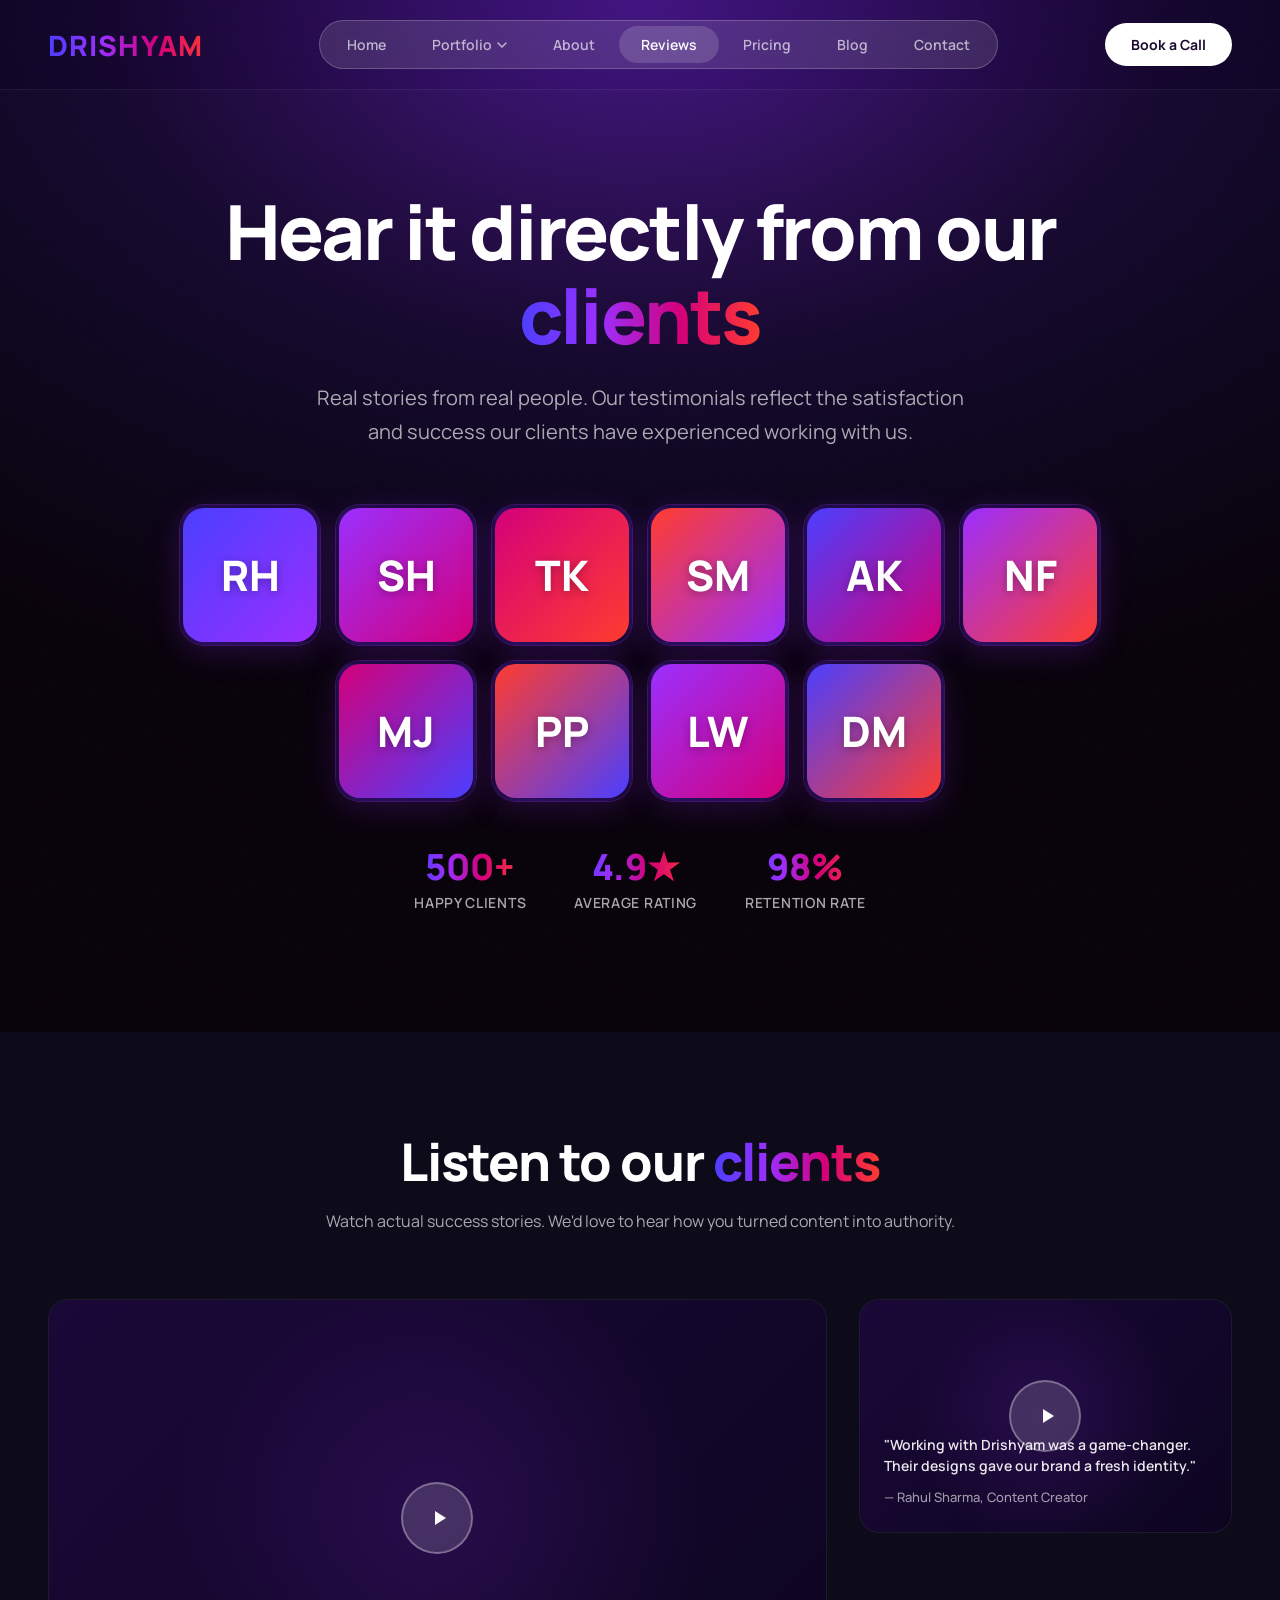
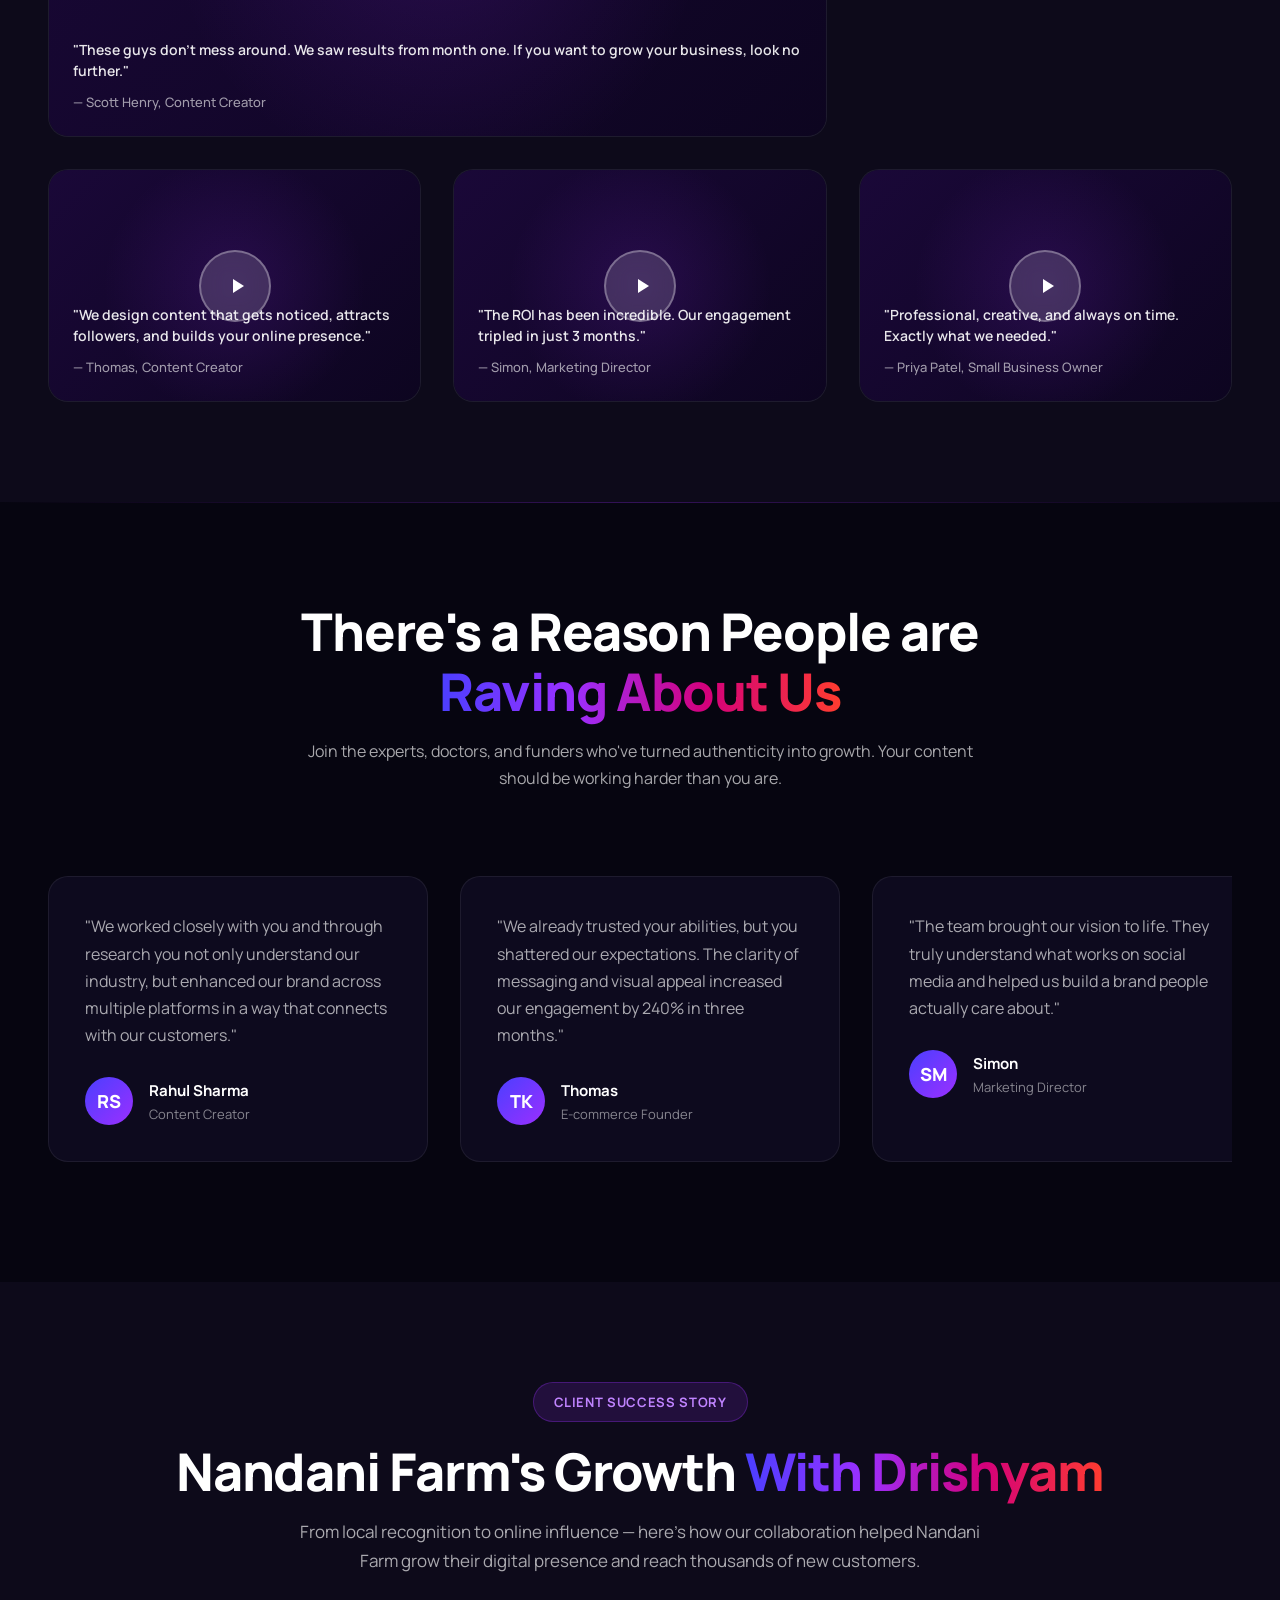
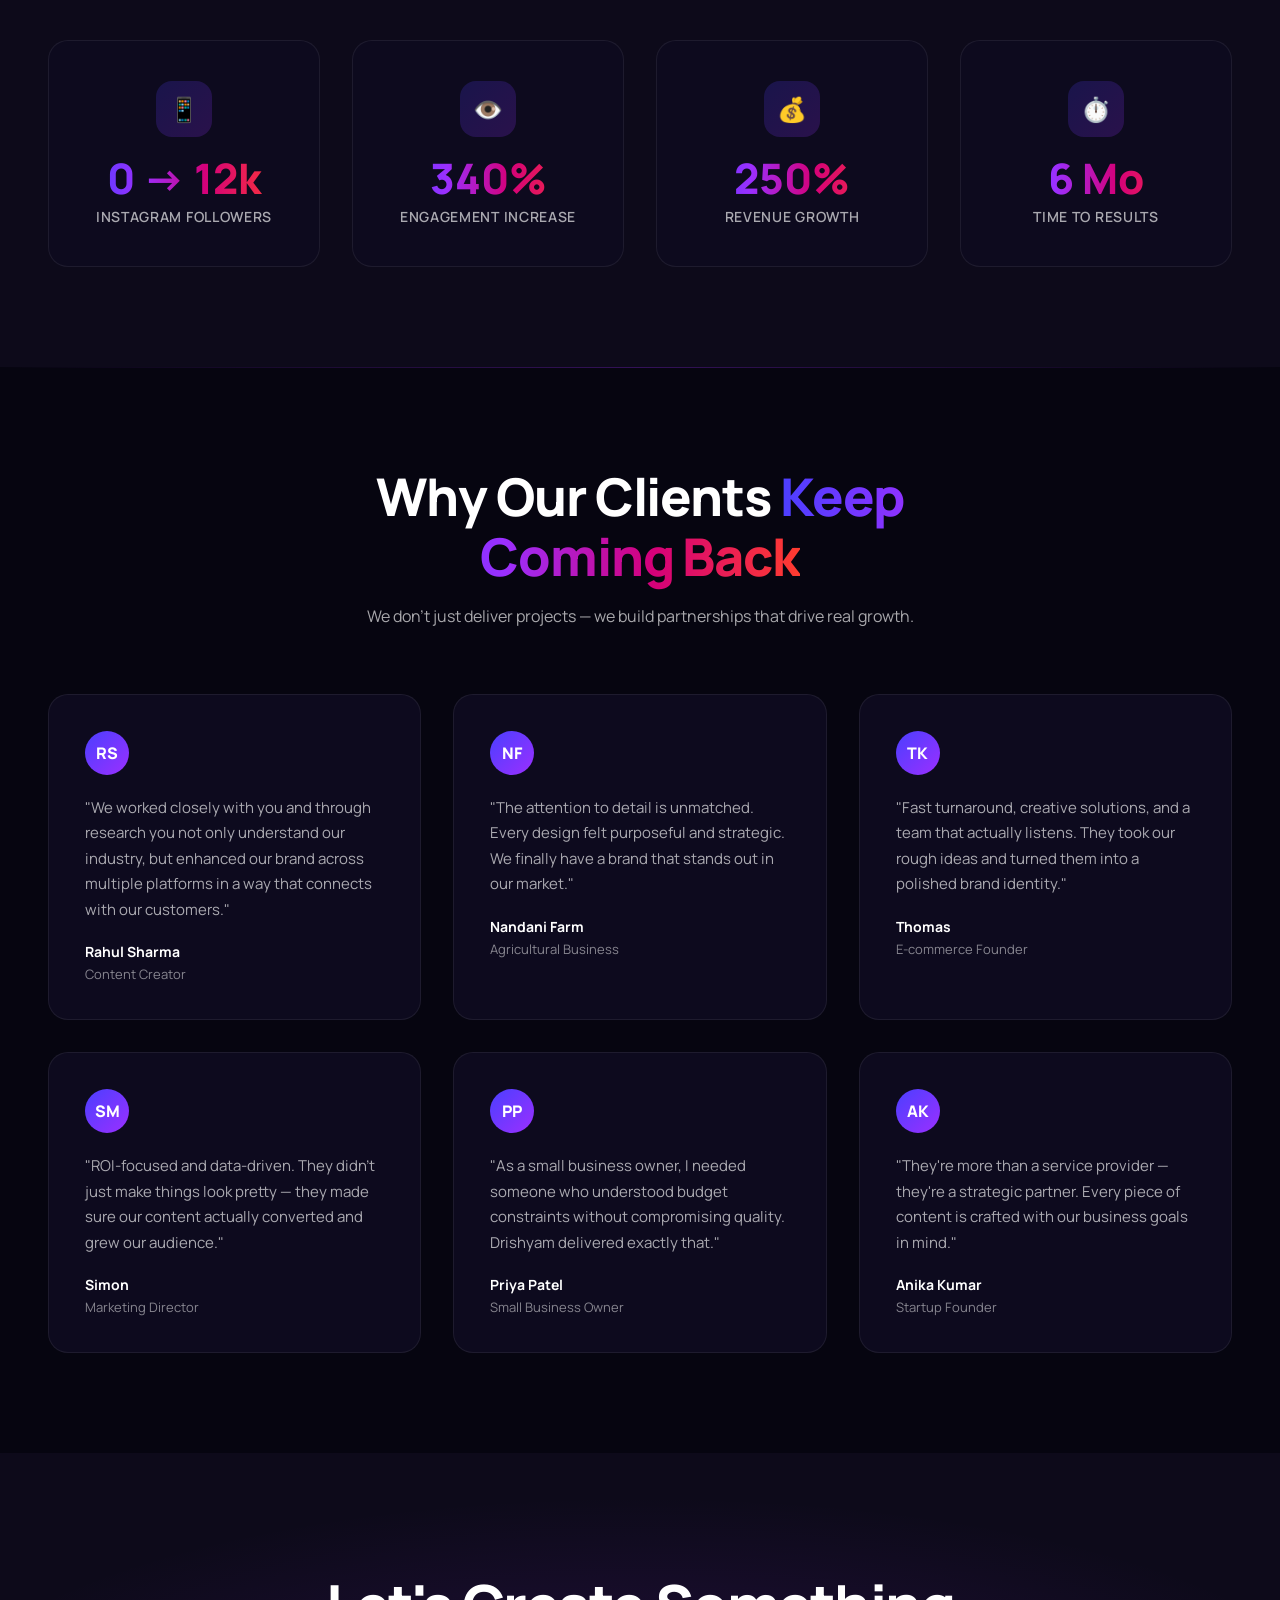
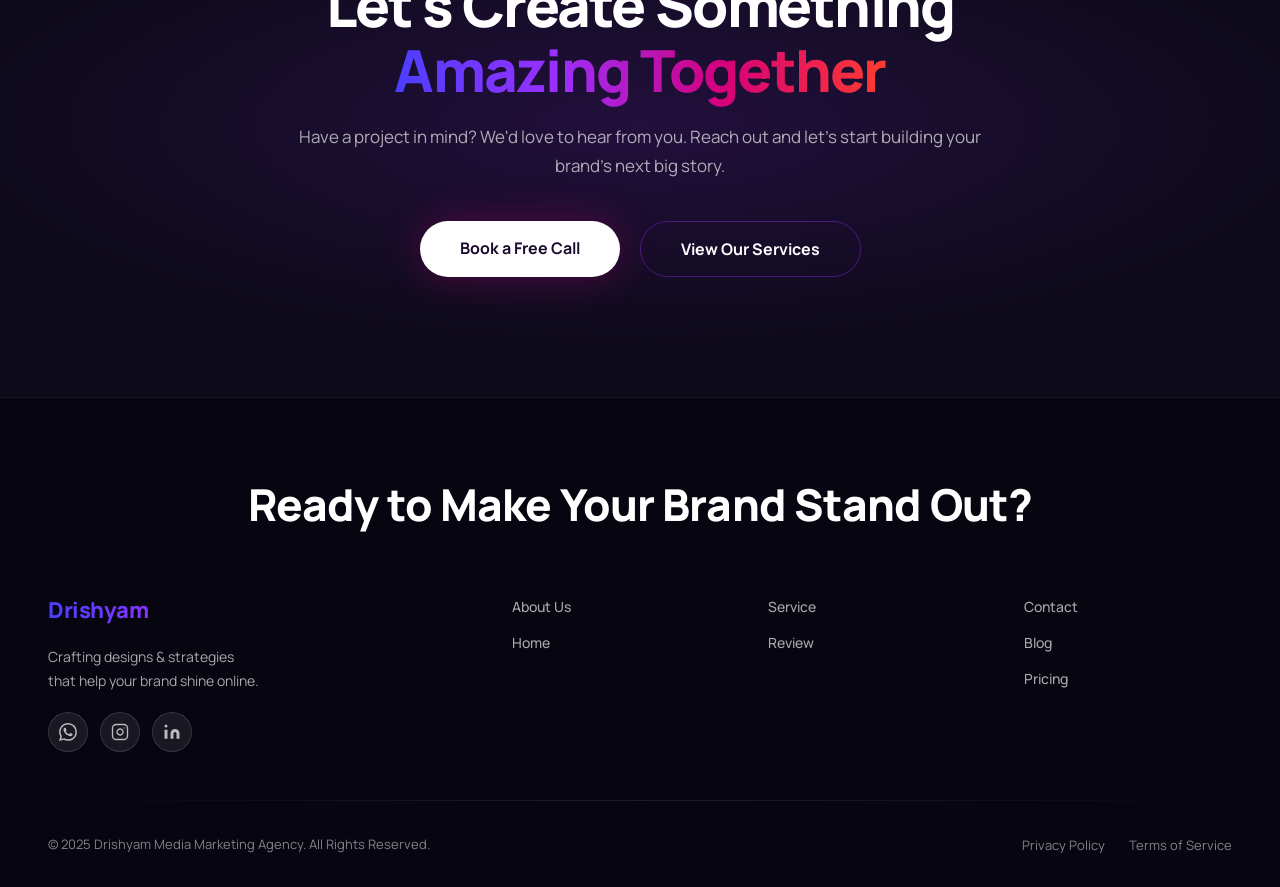
<file: reviews.html>
﻿<!DOCTYPE html>
<html lang="en">
<head>
  <meta charset="UTF-8"/>
  <meta name="viewport" content="width=device-width, initial-scale=1.0"/>
  <title>Drishyam Media — Client Reviews & Success Stories</title>
  <link href="https://fonts.googleapis.com/css2?family=Manrope:wght@400;500;600;700;800;900&display=swap" rel="stylesheet"/>
  <link rel="stylesheet" href="css/main.css"/>
  <link rel="stylesheet" href="css/pages/reviews.css"/>
</head>
<body>

<!-- ══════════════════════════════════════
     HERO WRAPPER — gradient background spans behind both the nav and hero
══════════════════════════════════════ -->
<div class="hero-wrapper">

<!-- ══════════════════════════════════════ NAV ══════════════════════════════════════ -->
<nav class="site-nav" role="navigation" aria-label="Main navigation">
  <a href="index.html" class="nav-logo">Drishyam<sup>®</sup></a>

  <div class="nav-tabs" role="tablist">
    <a href="index.html" class="nav-tab" role="tab">Home</a>

    <div class="nav-dropdown" role="none">
      <button class="nav-tab nav-dropdown-trigger" aria-haspopup="true" aria-expanded="false">
        Portfolio
        <svg width="10" height="6" viewBox="0 0 10 6" fill="none" aria-hidden="true"><path d="M1 1L5 5L9 1" stroke="currentColor" stroke-width="1.5" stroke-linecap="round" stroke-linejoin="round"/></svg>
      </button>
      <div class="nav-dropdown-menu" role="menu">
        <div class="nav-dropdown-menu-inner">
          <a href="#" class="nav-dropdown-item" role="menuitem">Video Production</a>
          <a href="graphic.html" class="nav-dropdown-item" role="menuitem">Graphic Designing</a>
          <a href="#" class="nav-dropdown-item" role="menuitem">Web/App Development</a>
        </div>
      </div>
    </div>

    <a href="about.html"   class="nav-tab" role="tab">About</a>
    <a href="reviews.html" class="nav-tab" role="tab">Reviews</a>
    <a href="pricing.html" class="nav-tab" role="tab">Pricing</a>
    <a href="blog.html"    class="nav-tab" role="tab">Blog</a>
    <a href="contact.html" class="nav-tab" role="tab">Contact</a>
  </div>

  <div class="nav-right">
    <a href="contact.html" class="btn-book">Book a Call</a>
  </div>

  <button class="nav-hamburger" id="hamburgerBtn" aria-label="Toggle navigation menu" aria-expanded="false">
    <span></span>
    <span></span>
    <span></span>
  </button>
</nav>

<!-- Mobile drawer -->
<div class="mobile-nav-drawer" id="mobileDrawer" role="dialog" aria-modal="true">
  <button class="drawer-close" id="drawerClose" aria-label="Close navigation menu">×</button>
  <a href="index.html">Home</a>
  <a href="#" class="drawer-group-label">Portfolio</a>
  <a href="#" class="drawer-sub-item">Video Production</a>
  <a href="#" class="drawer-sub-item">Graphic Designing</a>
  <a href="#" class="drawer-sub-item">Website / App Development</a>
  <a href="pricing.html">Services</a>
  <a href="about.html">About</a>
  <a href="reviews.html">Reviews</a>
  <a href="blog.html">Blog</a>
  <a href="contact.html">Contact</a>
  <a href="contact.html" class="drawer-cta">Book a Call</a>
</div>


<!-- ══════════════════════════════════════ HERO ══════════════════════════════════════ -->
<section class="reviews-hero" aria-label="Reviews hero section">
  <div class="grain" aria-hidden="true"></div>
  <div class="reviews-hero-content">
    <h1>Hear it directly from our <span class="grad-text">clients</span></h1>
    <p>Real stories from real people. Our testimonials reflect the satisfaction and success our clients have experienced working with us.</p>
  </div>
  
  <div class="client-showcase">
    <div class="client-photos-wrapper">
      <div class="client-photo">
        <div class="client-initial" style="background:linear-gradient(135deg,#4b3fff,#9b2fff)">RH</div>
      </div>
      <div class="client-photo">
        <div class="client-initial" style="background:linear-gradient(135deg,#9b2fff,#d4007a)">SH</div>
      </div>
      <div class="client-photo">
        <div class="client-initial" style="background:linear-gradient(135deg,#d4007a,#ff3c2f)">TK</div>
      </div>
      <div class="client-photo">
        <div class="client-initial" style="background:linear-gradient(135deg,#ff3c2f,#9b2fff)">SM</div>
      </div>
      <div class="client-photo">
        <div class="client-initial" style="background:linear-gradient(135deg,#4b3fff,#d4007a)">AK</div>
      </div>
      <div class="client-photo">
        <div class="client-initial" style="background:linear-gradient(135deg,#9b2fff,#ff3c2f)">NF</div>
      </div>
      <div class="client-photo">
        <div class="client-initial" style="background:linear-gradient(135deg,#d4007a,#4b3fff)">MJ</div>
      </div>
      <div class="client-photo">
        <div class="client-initial" style="background:linear-gradient(135deg,#ff3c2f,#4b3fff)">PP</div>
      </div>
      <div class="client-photo">
        <div class="client-initial" style="background:linear-gradient(135deg,#9b2fff,#d4007a)">LW</div>
      </div>
      <div class="client-photo">
        <div class="client-initial" style="background:linear-gradient(135deg,#4b3fff,#ff3c2f)">DM</div>
      </div>
    </div>

    <div class="client-stats">
      <div class="stat-item">
        <div class="stat-number">500+</div>
        <div class="stat-label">Happy Clients</div>
      </div>
      <div class="stat-item">
        <div class="stat-number">4.9★</div>
        <div class="stat-label">Average Rating</div>
      </div>
      <div class="stat-item">
        <div class="stat-number">98%</div>
        <div class="stat-label">Retention Rate</div>
      </div>
    </div>
  </div>
</section>
</div><!-- /.hero-wrapper -->


<!-- ══════════════════════════════════════ VIDEO TESTIMONIALS ══════════════════════════════════════ -->
<section class="video-testimonials" aria-label="Video testimonials">
  <div class="section-header">
    <h2>Listen to our <span class="grad-text">clients</span></h2>
    <p>Watch actual success stories. We'd love to hear how you turned content into authority.</p>
  </div>

  <div class="video-grid">
    <!-- Featured video -->
    <div class="video-card featured">
      <div class="video-placeholder">
        <div class="play-btn">
          <svg viewBox="0 0 24 24"><path d="M8 5v14l11-7z"/></svg>
        </div>
        <div class="video-quote">
          "These guys don't mess around. We saw results from month one. If you want to grow your business, look no further."
          <div class="video-author">— Scott Henry, Content Creator</div>
        </div>
      </div>
    </div>

    <!-- Regular videos -->
    <div class="video-card">
      <div class="video-placeholder">
        <div class="play-btn">
          <svg viewBox="0 0 24 24"><path d="M8 5v14l11-7z"/></svg>
        </div>
        <div class="video-quote">
          "Working with Drishyam was a game-changer. Their designs gave our brand a fresh identity."
          <div class="video-author">— Rahul Sharma, Content Creator</div>
        </div>
      </div>
    </div>

    <div class="video-card">
      <div class="video-placeholder">
        <div class="play-btn">
          <svg viewBox="0 0 24 24"><path d="M8 5v14l11-7z"/></svg>
        </div>
        <div class="video-quote">
          "We design content that gets noticed, attracts followers, and builds your online presence."
          <div class="video-author">— Thomas, Content Creator</div>
        </div>
      </div>
    </div>

    <div class="video-card">
      <div class="video-placeholder">
        <div class="play-btn">
          <svg viewBox="0 0 24 24"><path d="M8 5v14l11-7z"/></svg>
        </div>
        <div class="video-quote">
          "The ROI has been incredible. Our engagement tripled in just 3 months."
          <div class="video-author">— Simon, Marketing Director</div>
        </div>
      </div>
    </div>

    <div class="video-card">
      <div class="video-placeholder">
        <div class="play-btn">
          <svg viewBox="0 0 24 24"><path d="M8 5v14l11-7z"/></svg>
        </div>
        <div class="video-quote">
          "Professional, creative, and always on time. Exactly what we needed."
          <div class="video-author">— Priya Patel, Small Business Owner</div>
        </div>
      </div>
    </div>
  </div>
</section>


<!-- ══════════════════════════════════════ TEXT TESTIMONIALS ══════════════════════════════════════ -->
<section class="text-testimonials" aria-label="Written testimonials">
  <div class="section-header">
    <h2>There's a Reason People are <span class="grad-text">Raving About Us</span></h2>
    <p>Join the experts, doctors, and funders who've turned authenticity into growth. Your content should be working harder than you are.</p>
  </div>

  <div class="testimonial-carousel">
    <div class="testimonial-track">
      <div class="testimonial-card">
        <p class="testimonial-quote">"We worked closely with you and through research you not only understand our industry, but enhanced our brand across multiple platforms in a way that connects with our customers."</p>
        <div class="testimonial-author">
          <div class="testimonial-avatar">RS</div>
          <div class="testimonial-info">
            <h4>Rahul Sharma</h4>
            <p>Content Creator</p>
          </div>
        </div>
      </div>

      <div class="testimonial-card">
        <p class="testimonial-quote">"We already trusted your abilities, but you shattered our expectations. The clarity of messaging and visual appeal increased our engagement by 240% in three months."</p>
        <div class="testimonial-author">
          <div class="testimonial-avatar">TK</div>
          <div class="testimonial-info">
            <h4>Thomas</h4>
            <p>E-commerce Founder</p>
          </div>
        </div>
      </div>

      <div class="testimonial-card">
        <p class="testimonial-quote">"The team brought our vision to life. They truly understand what works on social media and helped us build a brand people actually care about."</p>
        <div class="testimonial-author">
          <div class="testimonial-avatar">SM</div>
          <div class="testimonial-info">
            <h4>Simon</h4>
            <p>Marketing Director</p>
          </div>
        </div>
      </div>

      <div class="testimonial-card">
        <p class="testimonial-quote">"Professional service from start to finish. They understood our goals and delivered beyond expectations. Our brand has never looked better."</p>
        <div class="testimonial-author">
          <div class="testimonial-avatar">AK</div>
          <div class="testimonial-info">
            <h4>Anika Kumar</h4>
            <p>Startup Founder</p>
          </div>
        </div>
      </div>

      <div class="testimonial-card">
        <p class="testimonial-quote">"After months of struggling with inconsistent branding, Drishyam gave us the clarity and direction we needed. Results speak for themselves."</p>
        <div class="testimonial-author">
          <div class="testimonial-avatar">MJ</div>
          <div class="testimonial-info">
            <h4>Michael Johnson</h4>
            <p>Restaurant Owner</p>
          </div>
        </div>
      </div>
    </div>
  </div>
</section>


<!-- ══════════════════════════════════════ CASE STUDY ══════════════════════════════════════ -->
<section class="case-study" aria-label="Client success story">
  <div class="case-study-container">
    <div class="case-study-header">
      <div class="case-study-badge">Client Success Story</div>
      <h2 class="case-study-title">Nandani Farm's Growth <span class="grad-text">With Drishyam</span></h2>
      <p class="case-study-description">From local recognition to online influence — here's how our collaboration helped Nandani Farm grow their digital presence and reach thousands of new customers.</p>
    </div>

    <div class="stats-grid">
      <div class="stat-card">
        <div class="stat-icon">📱</div>
        <div class="stat-number">0 → 12k</div>
        <div class="stat-label">Instagram Followers</div>
      </div>

      <div class="stat-card">
        <div class="stat-icon">👁️</div>
        <div class="stat-number">340%</div>
        <div class="stat-label">Engagement Increase</div>
      </div>

      <div class="stat-card">
        <div class="stat-icon">💰</div>
        <div class="stat-number">250%</div>
        <div class="stat-label">Revenue Growth</div>
      </div>

      <div class="stat-card">
        <div class="stat-icon">⏱️</div>
        <div class="stat-number">6 Mo</div>
        <div class="stat-label">Time to Results</div>
      </div>
    </div>
  </div>
</section>


<!-- ══════════════════════════════════════ WHY CHOOSE US ══════════════════════════════════════ -->
<section class="why-choose" aria-label="Why clients choose us">
  <div class="section-header">
    <h2>Why Our Clients <span class="grad-text">Keep Coming Back</span></h2>
    <p>We don't just deliver projects — we build partnerships that drive real growth.</p>
  </div>

  <div class="why-grid">
    <div class="why-card">
      <div class="why-avatar">RS</div>
      <p class="why-quote">"We worked closely with you and through research you not only understand our industry, but enhanced our brand across multiple platforms in a way that connects with our customers."</p>
      <div class="why-author">Rahul Sharma</div>
      <div class="why-role">Content Creator</div>
    </div>

    <div class="why-card">
      <div class="why-avatar">NF</div>
      <p class="why-quote">"The attention to detail is unmatched. Every design felt purposeful and strategic. We finally have a brand that stands out in our market."</p>
      <div class="why-author">Nandani Farm</div>
      <div class="why-role">Agricultural Business</div>
    </div>

    <div class="why-card">
      <div class="why-avatar">TK</div>
      <p class="why-quote">"Fast turnaround, creative solutions, and a team that actually listens. They took our rough ideas and turned them into a polished brand identity."</p>
      <div class="why-author">Thomas</div>
      <div class="why-role">E-commerce Founder</div>
    </div>

    <div class="why-card">
      <div class="why-avatar">SM</div>
      <p class="why-quote">"ROI-focused and data-driven. They didn't just make things look pretty — they made sure our content actually converted and grew our audience."</p>
      <div class="why-author">Simon</div>
      <div class="why-role">Marketing Director</div>
    </div>

    <div class="why-card">
      <div class="why-avatar">PP</div>
      <p class="why-quote">"As a small business owner, I needed someone who understood budget constraints without compromising quality. Drishyam delivered exactly that."</p>
      <div class="why-author">Priya Patel</div>
      <div class="why-role">Small Business Owner</div>
    </div>

    <div class="why-card">
      <div class="why-avatar">AK</div>
      <p class="why-quote">"They're more than a service provider — they're a strategic partner. Every piece of content is crafted with our business goals in mind."</p>
      <div class="why-author">Anika Kumar</div>
      <div class="why-role">Startup Founder</div>
    </div>
  </div>
</section>


<!-- ══════════════════════════════════════ CTA ══════════════════════════════════════ -->
<section class="cta-section" aria-label="Call to action">
  <div class="cta-content">
    <h2>Let's Create Something <span class="grad-text">Amazing Together</span></h2>
    <p>Have a project in mind? We'd love to hear from you. Reach out and let's start building your brand's next big story.</p>
    <div class="cta-buttons">
      <a href="contact.html" class="btn-primary">Book a Free Call</a>
      <a href="pricing.html" class="btn-secondary">View Our Services</a>
    </div>
  </div>
</section>


<!-- ══════════════════════════════════════ FOOTER ══════════════════════════════════════ -->
<footer class="footer-section" aria-label="Footer">
  <div class="footer-headline-wrap">
    <h2 class="footer-headline">Ready to Make Your Brand Stand Out?</h2>
  </div>

  <div class="footer-body">
    <div class="footer-brand">
      <a href="index.html" class="footer-logo-mark">Drishyam<sup>®</sup></a>
      <p class="footer-tagline">Crafting designs & strategies<br>that help your brand shine online.</p>
      <div class="footer-socials">
        <a href="#" class="footer-social-btn" aria-label="WhatsApp">
          <svg width="18" height="18" viewBox="0 0 24 24" fill="currentColor" aria-hidden="true"><path d="M17.472 14.382c-.297-.149-1.758-.867-2.03-.967-.273-.099-.471-.148-.67.15-.197.297-.767.966-.94 1.164-.173.199-.347.223-.644.075-.297-.15-1.255-.463-2.39-1.475-.883-.788-1.48-1.761-1.653-2.059-.173-.297-.018-.458.13-.606.134-.133.298-.347.446-.52.149-.174.198-.298.298-.497.099-.198.05-.371-.025-.52-.075-.149-.669-1.612-.916-2.207-.242-.579-.487-.5-.669-.51-.173-.008-.371-.01-.57-.01-.198 0-.52.074-.792.372-.272.297-1.04 1.016-1.04 2.479 0 1.462 1.065 2.875 1.213 3.074.149.198 2.096 3.2 5.077 4.487.709.306 1.262.489 1.694.625.712.227 1.36.195 1.871.118.571-.085 1.758-.719 2.006-1.413.248-.694.248-1.289.173-1.413-.074-.124-.272-.198-.57-.347m-5.421 7.403h-.004a9.87 9.87 0 01-5.031-1.378l-.361-.214-3.741.982.998-3.648-.235-.374a9.86 9.86 0 01-1.51-5.26c.001-5.45 4.436-9.884 9.888-9.884 2.64 0 5.122 1.03 6.988 2.898a9.825 9.825 0 012.893 6.994c-.003 5.45-4.437 9.884-9.885 9.884m8.413-18.297A11.815 11.815 0 0012.05 0C5.495 0 .16 5.335.157 11.892c0 2.096.547 4.142 1.588 5.945L.057 24l6.305-1.654a11.882 11.882 0 005.683 1.448h.005c6.554 0 11.89-5.335 11.893-11.893a11.821 11.821 0 00-3.48-8.413z"/></svg>
        </a>
        <a href="#" class="footer-social-btn" aria-label="Instagram">
          <svg width="18" height="18" viewBox="0 0 24 24" fill="none" stroke="currentColor" stroke-width="1.8" stroke-linecap="round" stroke-linejoin="round" aria-hidden="true"><rect x="2" y="2" width="20" height="20" rx="5" ry="5"/><path d="M16 11.37A4 4 0 1112.63 8 4 4 0 0116 11.37z"/><line x1="17.5" y1="6.5" x2="17.51" y2="6.5"/></svg>
        </a>
        <a href="#" class="footer-social-btn" aria-label="LinkedIn">
          <svg width="18" height="18" viewBox="0 0 24 24" fill="currentColor" aria-hidden="true"><path d="M16 8a6 6 0 016 6v7h-4v-7a2 2 0 00-2-2 2 2 0 00-2 2v7h-4v-7a6 6 0 016-6zM2 9h4v12H2z"/><circle cx="4" cy="4" r="2"/></svg>
        </a>
      </div>
    </div>

    <nav class="footer-nav-col" aria-label="Footer navigation column 1">
      <ul>
        <li><a href="about.html">About Us</a></li>
        <li><a href="index.html">Home</a></li>
      </ul>
    </nav>
    <nav class="footer-nav-col" aria-label="Footer navigation column 2">
      <ul>
        <li><a href="pricing.html">Service</a></li>
        <li><a href="reviews.html">Review</a></li>
      </ul>
    </nav>
    <nav class="footer-nav-col" aria-label="Footer navigation column 3">
      <ul>
        <li><a href="contact.html">Contact</a></li>
        <li><a href="blog.html">Blog</a></li>
        <li><a href="pricing.html">Pricing</a></li>
      </ul>
    </nav>
  </div>

  <div class="footer-divider" aria-hidden="true"></div>

  <div class="footer-copy-bar">
    <p class="footer-copy">© 2025 Drishyam Media Marketing Agency. All Rights Reserved.</p>
    <ul class="footer-copy-links">
      <li><a href="#">Privacy Policy</a></li>
      <li><a href="#">Terms of Service</a></li>
    </ul>
  </div>
</footer>


<!-- ══════════════════════════════════════ JS ══════════════════════════════════════ -->
<script src="js/main.js"></script>
<script src="js/pages/reviews.js"></script>

</body>
</html>
</file>
<file: css/main.css>
/* ═══════════════════════════════════════════════════════════
   DRISHYAM MEDIA — SHARED STYLESHEET
   Contains: Reset, Design Tokens, Nav, Footer, Shared Utilities
   Imported by every page via:
     <link rel="stylesheet" href="css/main.css"/>
═══════════════════════════════════════════════════════════ */


/* ─────────────────────────────────────────
   RESET & BASE
───────────────────────────────────────── */
*, *::before, *::after { box-sizing: border-box; margin: 0; padding: 0; }

:root {
  --white:         #ffffff;
  --white-muted:   rgba(255,255,255,0.65);
  --white-dim:     rgba(255,255,255,0.50);
  --pill-bg:       rgba(255,255,255,0.12);
  --pill-border:   rgba(255,255,255,0.20);
  --grad:          linear-gradient(90deg, #4b3fff 0%, #9b2fff 30%, #d4007a 60%, #ff3c2f 100%);
  --grad-v:        linear-gradient(160deg, #4b3fff 0%, #9b2fff 35%, #d4007a 65%, #ff3c2f 100%);
  --bg-deep:       #060510;
  --bg-card:       #0d0a1e;
  --border-subtle: rgba(255,255,255,0.07);
  --border-faint:  rgba(255,255,255,0.10);
}

html, body {
  font-family: 'Manrope', sans-serif;
  background: #0d0a1a;
  color: var(--white);
  overflow-x: hidden;
}


/* ─────────────────────────────────────────
   UTILITIES
───────────────────────────────────────── */
.grad-text {
  background: linear-gradient(90deg, #4b3fff, #9b2fff, #d4007a, #ff3c2f);
  -webkit-background-clip: text;
  -webkit-text-fill-color: transparent;
  background-clip: text;
}

.bg-grain {
  position: absolute;
  inset: 0;
  z-index: 1;
  opacity: 0.035;
  background-image: url("data:image/svg+xml,%3Csvg xmlns='http://www.w3.org/2000/svg' width='300' height='300'%3E%3Cfilter id='n'%3E%3CfeTurbulence type='fractalNoise' baseFrequency='0.75' numOctaves='4' stitchTiles='stitch'/%3E%3C/filter%3E%3Crect width='300' height='300' filter='url(%23n)'/%3E%3C/svg%3E");
  background-size: 200px;
  pointer-events: none;
}


/* ─────────────────────────────────────────
   NAVIGATION
───────────────────────────────────────── */
.site-nav {
  position: sticky;
  top: 0;
  z-index: 100;
  display: flex;
  align-items: center;
  justify-content: space-between;
  padding: 20px 48px;
  background: transparent;
  backdrop-filter: blur(20px);
  -webkit-backdrop-filter: blur(20px);
  border-bottom: 1px solid rgba(255,255,255,0.07);
}

.nav-logo {
  font-size: 28px;
  font-weight: 800;
  letter-spacing: 0.04em;
  text-transform: uppercase;
  background: linear-gradient(90deg, #4b3fff, #9b2fff, #d4007a, #ff3c2f);
  -webkit-background-clip: text;
  -webkit-text-fill-color: transparent;
  background-clip: text;
  text-decoration: none;
}
.nav-logo sup { font-size: 11px; font-weight: 600; vertical-align: super; opacity: 0.7; }

.nav-tabs {
  display: flex;
  align-items: center;
  background: var(--pill-bg);
  border: 1px solid var(--pill-border);
  border-radius: 999px;
  padding: 5px;
  gap: 2px;
  backdrop-filter: blur(12px);
  -webkit-backdrop-filter: blur(12px);
}

.nav-tab {
  font-size: 14px;
  font-weight: 600;
  padding: 9px 22px;
  border-radius: 999px;
  cursor: pointer;
  color: rgba(255,255,255,0.65);
  transition: all 0.2s;
  white-space: nowrap;
  text-decoration: none;
}
.nav-tab.active { background: rgba(255,255,255,0.15); color: #fff; }
.nav-tab:hover:not(.active) { color: #fff; }

/* ── Portfolio dropdown ── */
.nav-dropdown { position: relative; }

.nav-dropdown-trigger {
  background: none;
  border: none;
  font-family: 'Manrope', sans-serif;
  display: inline-flex;
  align-items: center;
  gap: 5px;
  cursor: pointer;
}
.nav-dropdown-trigger svg {
  transition: transform 0.2s;
  flex-shrink: 0;
}
.nav-dropdown.open .nav-dropdown-trigger svg,
.nav-dropdown:hover .nav-dropdown-trigger svg { transform: rotate(180deg); }

.nav-dropdown-menu {
  /* Use visibility+opacity instead of display:none so transitions work
     and so the padding-top hover bridge doesn't break on display change */
  visibility: hidden;
  opacity: 0;
  pointer-events: none;
  position: absolute;
  top: 100%;               /* flush to trigger — no gap in hover zone */
  left: 50%;
  transform: translateX(-50%) translateY(-4px);
  transition: opacity 0.15s ease, transform 0.15s ease, visibility 0.15s;

  /* padding-top creates the visual gap while keeping hover area continuous */
  padding-top: 10px;

  min-width: 210px;
  z-index: 200;
  /* inner card rendered via ::before pseudo so padding area stays transparent */
}

/* The visible card is a child pseudo so padding-top stays truly transparent */
.nav-dropdown-menu::before {
  content: '';
  position: absolute;
  inset: 10px 0 0 0;
  border-radius: 16px;
  background: rgba(10, 6, 24, 0.82);
  border: 1px solid rgba(255,255,255,0.16);
  box-shadow: 0 8px 32px rgba(0,0,0,0.55), 0 2px 8px rgba(0,0,0,0.3);
  backdrop-filter: blur(24px);
  -webkit-backdrop-filter: blur(24px);
  z-index: -1;
}

.nav-dropdown-menu-inner {
  display: flex;
  flex-direction: column;
  gap: 2px;
  padding: 6px;
}

.nav-dropdown:hover .nav-dropdown-menu,
.nav-dropdown.open .nav-dropdown-menu {
  visibility: visible;
  opacity: 1;
  pointer-events: auto;
  transform: translateX(-50%) translateY(0);
}

.nav-dropdown-item {
  font-size: 13px;
  font-weight: 600;
  padding: 10px 16px;
  border-radius: 10px;
  color: rgba(255,255,255,0.70);
  text-decoration: none;
  white-space: nowrap;
  transition: color 0.2s, background 0.2s;
}
.nav-dropdown-item:hover { color: #fff; background: rgba(255,255,255,0.10); }

/* Mobile drawer: portfolio sub-items */
.mobile-nav-drawer .drawer-group-label {
  color: rgba(255,255,255,0.90) !important;
}
.mobile-nav-drawer .drawer-sub-item {
  font-size: 16px !important;
  color: rgba(255,255,255,0.50) !important;
  padding: 8px 40px !important;
}

.nav-right { display: flex; align-items: center; gap: 28px; }

.nav-login {
  font-size: 14px;
  font-weight: 600;
  color: #fff;
  opacity: 0.75;
  text-decoration: none;
  transition: opacity 0.2s;
}
.nav-login:hover { opacity: 1; }

.btn-book {
  background: #fff;
  color: #1a0a2e;
  font-family: 'Manrope', sans-serif;
  font-size: 14px;
  font-weight: 700;
  padding: 12px 26px;
  border-radius: 999px;
  border: none;
  cursor: pointer;
  text-decoration: none;
  transition: background 0.2s, transform 0.15s;
  white-space: nowrap;
}
.btn-book:hover { background: #ffe0f0; transform: translateY(-1px); }

/* Hamburger button */
.nav-hamburger {
  display: none;
  flex-direction: column;
  justify-content: center;
  gap: 5px;
  width: 36px;
  height: 36px;
  background: none;
  border: none;
  cursor: pointer;
  padding: 4px;
}
.nav-hamburger span {
  display: block;
  width: 100%;
  height: 2px;
  background: rgba(255,255,255,0.75);
  border-radius: 2px;
  transition: transform 0.25s, opacity 0.25s, width 0.25s;
}
.nav-hamburger.open span:nth-child(1) { transform: translateY(7px) rotate(45deg); }
.nav-hamburger.open span:nth-child(2) { opacity: 0; width: 0; }
.nav-hamburger.open span:nth-child(3) { transform: translateY(-7px) rotate(-45deg); }

/* Mobile drawer */
.mobile-nav-drawer {
  display: none;
  position: fixed;
  top: 0; left: 0; right: 0; bottom: 0;
  background: rgba(13,10,26,0.97);
  backdrop-filter: blur(20px);
  -webkit-backdrop-filter: blur(20px);
  z-index: 99;
  flex-direction: column;
  align-items: center;
  justify-content: center;
  gap: 8px;
}
.mobile-nav-drawer.open { display: flex; }
.mobile-nav-drawer a {
  font-size: 22px;
  font-weight: 800;
  letter-spacing: -0.02em;
  color: rgba(255,255,255,0.70);
  text-decoration: none;
  padding: 12px 24px;
  border-radius: 12px;
  transition: color 0.2s, background 0.2s;
}
.mobile-nav-drawer a:hover { color: #fff; background: rgba(155,47,255,0.14); }
.mobile-nav-drawer .drawer-close {
  position: absolute;
  top: 20px; right: 20px;
  font-size: 28px;
  color: rgba(255,255,255,0.50);
  background: none;
  border: none;
  cursor: pointer;
  line-height: 1;
}
.mobile-nav-drawer .drawer-cta {
  margin-top: 16px;
  background: #fff;
  color: #1a0a2e;
  font-family: 'Manrope', sans-serif;
  font-size: 16px;
  font-weight: 700;
  padding: 14px 36px;
  border-radius: 999px;
  border: none;
  cursor: pointer;
  text-decoration: none;
}

@media (max-width: 900px) {
  .site-nav { padding: 16px 24px; }
  .nav-tabs, .nav-login { display: none; }
  .nav-hamburger { display: flex; }
}


/* ─────────────────────────────────────────
   FOOTER
───────────────────────────────────────── */
.footer-section {
  background: var(--bg-deep);
  padding: 80px 48px 32px;
  border-top: 1px solid var(--border-subtle);
}

.footer-headline-wrap {
  text-align: center;
  margin-bottom: 64px;
}
.footer-headline {
  font-size: clamp(28px, 4vw, 44px);
  font-weight: 900;
  line-height: 1.2;
  letter-spacing: -0.02em;
}

.footer-body {
  display: grid;
  grid-template-columns: 2fr 1fr 1fr 1fr;
  gap: 48px;
  max-width: 1300px;
  margin: 0 auto 48px;
}

.footer-brand {
  display: flex;
  flex-direction: column;
  gap: 20px;
}
.footer-logo-mark {
  font-size: 22px;
  font-weight: 800;
  letter-spacing: -0.02em;
  background: linear-gradient(90deg, #4b3fff, #9b2fff, #d4007a, #ff3c2f);
  -webkit-background-clip: text;
  -webkit-text-fill-color: transparent;
  background-clip: text;
  text-decoration: none;
}
.footer-logo-mark sup { font-size: 12px; opacity: 0.7; }
.footer-tagline {
  font-size: 14px;
  line-height: 1.7;
  color: var(--white-muted);
}
.footer-socials { display: flex; gap: 12px; }
.footer-social-btn {
  width: 40px; height: 40px;
  border-radius: 50%;
  background: rgba(255,255,255,0.08);
  border: 1px solid rgba(255,255,255,0.12);
  display: flex; align-items: center; justify-content: center;
  color: rgba(255,255,255,0.7);
  transition: all 0.3s;
  text-decoration: none;
}
.footer-social-btn:hover {
  background: rgba(155,47,255,0.2);
  border-color: rgba(155,47,255,0.4);
  color: white;
  transform: translateY(-2px);
}

.footer-nav-col ul {
  list-style: none;
  display: flex;
  flex-direction: column;
  gap: 14px;
}
.footer-nav-col a {
  font-size: 14px;
  font-weight: 500;
  color: var(--white-muted);
  text-decoration: none;
  transition: color 0.3s;
}
.footer-nav-col a:hover { color: white; }

.footer-divider {
  height: 1px;
  background: linear-gradient(to right, transparent, rgba(255,255,255,0.1), transparent);
  margin-bottom: 32px;
}

.footer-copy-bar {
  display: flex;
  justify-content: space-between;
  align-items: center;
  max-width: 1300px;
  margin: 0 auto;
}
.footer-copy { font-size: 13px; color: var(--white-dim); }
.footer-copy-links { display: flex; gap: 24px; list-style: none; }
.footer-copy-links a {
  font-size: 13px;
  color: var(--white-dim);
  text-decoration: none;
  transition: color 0.3s;
}
.footer-copy-links a:hover { color: white; }

@media (max-width: 900px) {
  .footer-section { padding: 60px 24px 24px; }
  .footer-body { grid-template-columns: 1fr; gap: 32px; }
  .footer-copy-bar { flex-direction: column; gap: 16px; text-align: center; }
}


/* ─────────────────────────────────────────
   SHARED SECTION HEADER
───────────────────────────────────────── */
.section-header {
  text-align: center;
  max-width: 700px;
  margin: 0 auto 64px;
}
.section-header h2 {
  font-size: clamp(32px, 4.5vw, 52px);
  font-weight: 900;
  line-height: 1.15;
  letter-spacing: -0.02em;
  margin-bottom: 16px;
}
.section-header p {
  font-size: 16px;
  line-height: 1.7;
  color: var(--white-muted);
}


/* ─────────────────────────────────────────
   SHARED BUTTONS  (pricing / graphic pages)
───────────────────────────────────────── */

/* Gradient-border outlined button */
.btn-outline {
  display: inline-flex;
  align-items: center;
  gap: 8px;
  font-family: 'Manrope', sans-serif;
  font-size: 15px;
  font-weight: 700;
  color: #fff;
  text-decoration: none;
  padding: 14px 32px;
  border-radius: 999px;
  border: 1px solid transparent;
  background:
    linear-gradient(#0d0a1e, #0d0a1e) padding-box,
    linear-gradient(90deg, #4b3fff, #9b2fff, #d4007a, #ff3c2f) border-box;
  cursor: pointer;
  transition: background 0.25s, transform 0.2s, box-shadow 0.25s;
  white-space: nowrap;
}
.btn-outline:hover {
  background:
    linear-gradient(90deg, #4b3fff, #9b2fff, #d4007a, #ff3c2f) padding-box,
    linear-gradient(90deg, #4b3fff, #9b2fff, #d4007a, #ff3c2f) border-box;
  transform: translateY(-2px);
  box-shadow: 0 0 28px rgba(155,47,255,0.3), 0 8px 20px rgba(0,0,0,0.35);
}

/* Solid white button */
.btn-solid {
  display: inline-flex;
  align-items: center;
  gap: 8px;
  font-family: 'Manrope', sans-serif;
  font-size: 15px;
  font-weight: 700;
  color: #1a0a2e;
  background: #fff;
  text-decoration: none;
  padding: 14px 32px;
  border-radius: 999px;
  border: none;
  cursor: pointer;
  transition: background 0.2s, transform 0.15s, box-shadow 0.2s;
  box-shadow: 0 0 36px rgba(212,0,122,0.2), 0 8px 24px rgba(0,0,0,0.3);
  white-space: nowrap;
}
.btn-solid:hover {
  background: #ffe0f0;
  transform: translateY(-2px);
  box-shadow: 0 0 52px rgba(212,0,122,0.4), 0 12px 32px rgba(0,0,0,0.4);
}

/* Tick / check list */
.tick-list { list-style: none; display: flex; flex-direction: column; gap: 11px; }
.tick-list li {
  display: flex;
  align-items: flex-start;
  gap: 10px;
  font-size: 14px;
  line-height: 1.55;
  color: rgba(255,255,255,0.80);
}
</file>
<file: css/pages/index.css>
/* ─────────────────────────────────────────
   INDEX PAGE — PAGE-SPECIFIC STYLES
   (reset, :root, html/body, .grad-text, nav, and shared footer
    already live in css/main.css — not duplicated here)
───────────────────────────────────────── */

/* ─────────────────────────────────────────
   EXTRA CSS VARIABLES (index-only tokens)
───────────────────────────────────────── */
:root {
  --purple-deep:    #0d0a1a;
  --purple-mid:     #16091f;
  --purple-bright:  #7b2fff;
  --purple-glow:    #c0288a;
  --pink-accent:    #ff8080;
  --grad-v:         linear-gradient(160deg, #4b3fff 0%, #9b2fff 35%, #d4007a 65%, #ff3c2f 100%);
}


/* ─────────────────────────────────────────
   HERO WRAPPER — contains nav + hero, bg-layer is absolute relative to this
───────────────────────────────────────── */
.hero-wrapper {
  position: relative; /* bg-layer/bg-grain are absolute inside this */
}

/* ─────────────────────────────────────────
   HERO SECTION
───────────────────────────────────────── */
.hero-wrap {
  position: relative;
  min-height: 100vh;
  display: flex;
  flex-direction: column;
  overflow: hidden;
}

.bg-layer {
  position: absolute;
  inset: 0;
  z-index: 0;
  background: radial-gradient(ellipse 90% 70% at 50% 10%,
                #2a1060 0%, #1a0838 35%, #0d0520 65%, #060008 100%);
}
.bg-layer::after {
  content: '';
  position: absolute;
  inset: 0;
  background: radial-gradient(ellipse 60% 50% at 50% 0%,
                rgba(155, 40, 255, 0.2) 0%, transparent 70%);
}

/* FIX: added aria-hidden via attribute in HTML; grain is purely decorative */
.bg-grain {
  position: absolute;
  inset: 0;
  z-index: 1;
  opacity: 0.035;
  background-image: url("data:image/svg+xml,%3Csvg xmlns='http://www.w3.org/2000/svg' width='300' height='300'%3E%3Cfilter id='n'%3E%3CfeTurbulence type='fractalNoise' baseFrequency='0.75' numOctaves='4' stitchTiles='stitch'/%3E%3C/filter%3E%3Crect width='300' height='300' filter='url(%23n)'/%3E%3C/svg%3E");
  background-size: 200px;
  pointer-events: none;
}

/* ── HERO CONTENT ── */
.hero-content {
  position: relative;
  z-index: 10;
  flex: 1;
  display: flex;
  flex-direction: column;
  align-items: center;
  text-align: center;
  padding: 64px 24px 0;
}

.hero-headline {
  font-size: clamp(30px, 4.5vw, 58px);
  font-weight: 900;
  line-height: 1.08;
  letter-spacing: -0.03em;
  max-width: 820px;
  margin-bottom: 0;
}
.hero-headline .line-white { color: var(--white); }
.hero-headline .line-pink {
  background: var(--grad);
  -webkit-background-clip: text;
  -webkit-text-fill-color: transparent;
  background-clip: text;
}

.hero-sub {
  margin-top: 20px;
  font-size: clamp(13px, 1.3vw, 15px);
  font-weight: 400;
  line-height: 1.7;
  color: var(--white-muted);
  max-width: 560px;
}

.hero-cta {
  margin-top: 32px;
  display: inline-flex;
  align-items: center;
  background: rgba(255,255,255,0.9);
  color: #1a0a2e;
  font-family: 'Manrope', sans-serif;
  font-size: 15px;
  font-weight: 800;
  padding: 14px 40px;
  border-radius: 999px;
  text-decoration: none;
  letter-spacing: -0.01em;
  border: none;
  cursor: pointer;
  transition: background 0.2s, transform 0.15s, box-shadow 0.2s;
  box-shadow: 0 0 40px rgba(212,0,122,0.3), 0 8px 32px rgba(0,0,0,0.3);
}
.hero-cta:hover {
  background: #fff;
  transform: translateY(-2px);
  box-shadow: 0 0 60px rgba(212,0,122,0.5), 0 12px 40px rgba(0,0,0,0.35);
}

/* ── CARD STRIP ── */
.card-strip-wrap {
  position: relative;
  z-index: 10;
  margin-top: 32px;
  width: 100%;
  overflow: hidden;
  mask-image: linear-gradient(to right, transparent 0%, black 8%, black 92%, transparent 100%);
  -webkit-mask-image: linear-gradient(to right, transparent 0%, black 8%, black 92%, transparent 100%);
}

.card-strip {
  display: flex;
  gap: 14px;
  padding: 8px 0 24px;
  animation: scrollStrip 28s linear infinite;
  width: max-content;
  /* FIX: promote to GPU layer for smoother animation */
  will-change: transform;
}
.card-strip:hover { animation-play-state: paused; }

@keyframes scrollStrip {
  from { transform: translateX(0); }
  to   { transform: translateX(-50%); }
}

.card {
  width: 175px;
  aspect-ratio: 9/16;
  border-radius: 16px;
  flex-shrink: 0;
  position: relative;
  overflow: hidden;
  background: var(--purple-mid);
  box-shadow: 0 8px 32px rgba(0,0,0,0.4);
  transition: transform 0.3s ease;
  cursor: default;
}
.card:hover { transform: scale(1.04) translateY(-4px); }

/* FIX: use nth-child(8n+X) so duplicated Set B cards get the same gradient pattern */
.card:nth-child(8n+1) { background: linear-gradient(160deg,#0d0a2e,#2a0a50); }
.card:nth-child(8n+2) { background: linear-gradient(160deg,#1a052a,#3d0060); }
.card:nth-child(8n+3) { background: linear-gradient(160deg,#200030,#500020); }
.card:nth-child(8n+4) { background: linear-gradient(160deg,#2a0020,#3d0010); }
.card:nth-child(8n+5) { background: linear-gradient(160deg,#0d0a2e,#2a1060); }
.card:nth-child(8n+6) { background: linear-gradient(160deg,#1a0030,#400060); }
.card:nth-child(8n+7) { background: linear-gradient(160deg,#200028,#500010); }
.card:nth-child(8n+0) { background: linear-gradient(160deg,#280010,#3d0020); }

.card-label {
  position: absolute;
  bottom: 0; left: 0; right: 0;
  padding: 36px 14px 14px;
  background: linear-gradient(to top, rgba(0,0,0,0.75), transparent);
  font-size: 12px;
  font-weight: 700;
  color: var(--white);
  letter-spacing: 0.01em;
}

.card-inner {
  position: absolute;
  top: 50%; left: 50%;
  transform: translate(-50%, -60%);
  width: 60%;
  aspect-ratio: 1;
  border-radius: 12px;
  opacity: 0.18;
  background: rgba(255,255,255,0.5);
}

/* ── RESPONSIVE HERO ── */
@media (max-width: 720px) {
  .hero-content { padding-top: 48px; }
  .card { width: 130px; }
}


/* ─────────────────────────────────────────
   ATTENTION TO ACQUISITION SECTION
───────────────────────────────────────── */
.ata-section {
  background: #080610;
  padding: 100px 48px 110px;
  font-family: 'Manrope', sans-serif;
  color: #fff;
}
.ata-header {
  text-align: center;
  margin-bottom: 72px;
}
.ata-title {
  font-size: clamp(36px, 5vw, 68px);
  font-weight: 900;
  letter-spacing: -0.03em;
  line-height: 1.1;
  margin-bottom: 24px;
}
.ata-white  { color: #ffffff; }
.ata-pink   {
  background: linear-gradient(90deg, #c060ff, #e0408a);
  -webkit-background-clip: text; -webkit-text-fill-color: transparent; background-clip: text;
}
.ata-purple {
  background: linear-gradient(90deg, #d4007a, #ff3c2f);
  -webkit-background-clip: text; -webkit-text-fill-color: transparent; background-clip: text;
}
.ata-sub {
  font-size: clamp(14px, 1.5vw, 17px);
  font-weight: 400;
  line-height: 1.75;
  color: rgba(255,255,255,0.55);
}

/* TIMELINE */
.timeline-wrap {
  position: relative;
  max-width: 760px;
  margin: 0 auto 52px;
  padding: 0 40px;
}
.timeline-line {
  position: absolute;
  top: 50%; left: 40px; right: 40px;
  height: 2px;
  background: rgba(255,255,255,0.1);
  transform: translateY(-50%);
  border-radius: 2px;
  overflow: hidden;
}
.timeline-line-fill {
  width: 0%;
  height: 100%;
  background: linear-gradient(to right, #4b3fff, #9b2fff, #d4007a, #ff3c2f);
  border-radius: 2px;
  /* FIX: transition now includes a faster reset class path — see JS */
  transition: width 0.6s cubic-bezier(0.4,0,0.2,1);
}
/* FIX: instant-reset class — no transition when snapping back to 0 */
.timeline-line-fill.no-transition {
  transition: none;
}

.timeline-nodes {
  display: flex;
  justify-content: space-between;
  position: relative;
  z-index: 1;
}
.timeline-node { display: flex; align-items: center; justify-content: center; }

.node-circle {
  width: 44px; height: 44px;
  border-radius: 50%;
  display: flex; align-items: center; justify-content: center;
  font-size: 15px; font-weight: 800;
  border: 2px solid rgba(255,255,255,0.12);
  background: #1a1428;
  color: rgba(255,255,255,0.35); /* FIX: was 0.3, bumped for contrast */
  transition: all 0.45s cubic-bezier(0.4,0,0.2,1);
}
.node-circle.visited {
  background: #1e0838;
  border-color: #9b2fff;
  color: #c080ff;
}
.node-circle.current {
  background: linear-gradient(135deg, #7b2fff, #d4007a);
  border-color: #ff3c2f;
  color: #fff;
  box-shadow: 0 0 0 7px rgba(212,0,122,0.2), 0 0 28px rgba(212,0,122,0.6);
  transform: scale(1.12);
}

/* STEP CARDS */
.step-cards {
  display: grid;
  grid-template-columns: repeat(4, 1fr);
  gap: 16px;
  max-width: 1100px;
  margin: 0 auto;
}
.step-card {
  background: rgba(255,255,255,0.04);
  border: 1px solid rgba(255,255,255,0.08);
  border-radius: 18px;
  padding: 36px 28px;
  display: flex;
  flex-direction: column;
  align-items: center;
  text-align: center;
  opacity: 0.38;
  transform: translateY(6px);
  transition: opacity 0.45s ease, transform 0.45s ease,
              border-color 0.45s ease, background 0.45s ease,
              box-shadow 0.45s ease;
}
.step-card.active {
  opacity: 1;
  transform: translateY(0);
  background: rgba(155,47,255,0.1);
  border-color: rgba(212,0,122,0.5);
  box-shadow: 0 0 40px rgba(212,0,122,0.15);
}
.step-card.visited {
  opacity: 0.72;
  transform: translateY(0);
  background: rgba(255,255,255,0.04);
  border-color: rgba(155,47,255,0.2);
}

.step-icon-wrap {
  width: 52px; height: 52px;
  border-radius: 14px;
  background: rgba(255,255,255,0.07);
  display: flex; align-items: center; justify-content: center;
  color: rgba(255,255,255,0.45);
  margin-bottom: 24px;
  transition: background 0.45s, color 0.45s;
}
.step-card.active .step-icon-wrap {
  background: rgba(212,0,122,0.25);
  color: #ff80c0;
}
.step-card.visited .step-icon-wrap {
  color: rgba(255,255,255,0.6);
}
.step-name {
  font-size: 18px; font-weight: 800;
  letter-spacing: -0.02em;
  margin-bottom: 12px; color: #fff;
}
.step-desc {
  font-size: 13.5px; font-weight: 400;
  line-height: 1.7;
  color: rgba(255,255,255,0.55); /* FIX: was 0.5 */
}

.step-card .card-progress {
  width: 100%; height: 2px;
  background: rgba(255,255,255,0.08);
  border-radius: 2px;
  margin-top: 24px;
  overflow: hidden;
  opacity: 0;
  transition: opacity 0.3s;
}
.step-card.active .card-progress { opacity: 1; }
.step-card .card-progress-fill {
  height: 100%;
  width: 0%;
  background: linear-gradient(to right, #4b3fff, #9b2fff, #d4007a, #ff3c2f);
  border-radius: 2px;
}

@media (max-width: 800px) {
  .ata-section { padding: 70px 24px 80px; }
  .step-cards { grid-template-columns: 1fr 1fr; }
  .ata-sub br { display: none; }
}


/* ─────────────────────────────────────────
   WE'VE WORKED WITH SECTION
───────────────────────────────────────── */
.wwf-section {
  position: relative;
  padding: 90px 0 100px;
  overflow: hidden;
  font-family: 'Manrope', sans-serif;
}

.wwf-bg {
  position: absolute;
  inset: 0;
  background: #080610;
  z-index: 0;
}
.wwf-bg::before {
  content: '';
  position: absolute;
  inset: 0;
  background:
    radial-gradient(ellipse 70% 80% at 50% 50%,
      rgba(75,63,255,0.07) 0%,
      rgba(212,0,122,0.05) 50%,
      transparent 75%);
}
.wwf-bg::after {
  content: '';
  position: absolute;
  inset: 0;
  background:
    radial-gradient(ellipse 40% 60% at 15% 50%,
      rgba(155,47,255,0.06) 0%, transparent 60%),
    radial-gradient(ellipse 40% 60% at 85% 50%,
      rgba(255,60,47,0.05) 0%, transparent 60%);
}

.wwf-title {
  position: relative;
  z-index: 2;
  text-align: center;
  font-size: clamp(30px, 4vw, 52px);
  font-weight: 900;
  letter-spacing: -0.03em;
  color: #fff;
  margin-bottom: 60px;
}
.wwf-title .wwf-grad {
  background: linear-gradient(90deg, #4b3fff, #9b2fff, #d4007a, #ff3c2f);
  -webkit-background-clip: text;
  -webkit-text-fill-color: transparent;
  background-clip: text;
}

.wwf-track-wrap {
  position: relative;
  z-index: 2;
  width: 100%;
  overflow: hidden;
  mask-image: linear-gradient(to right,
    transparent 0%, black 8%, black 92%, transparent 100%);
  -webkit-mask-image: linear-gradient(to right,
    transparent 0%, black 8%, black 92%, transparent 100%);
  padding: 48px 0;
}

.wwf-track {
  display: flex;
  align-items: center;
  gap: 48px;
  width: max-content;
  animation: wwfScroll 36s linear infinite;
  padding: 0 40px;
  /* FIX: GPU promotion */
  will-change: transform;
}
.wwf-track:hover { animation-play-state: paused; }

@keyframes wwfScroll {
  from { transform: translateX(0); }
  to   { transform: translateX(-50%); }
}

.wwf-card {
  position: relative;
  flex-shrink: 0;
  display: flex;
  flex-direction: column;
  align-items: center;
  gap: 12px;
  transform: rotate(var(--rot));
  transition: transform 0.4s ease;
  cursor: pointer;
}
.wwf-card:hover {
  transform: rotate(0deg) scale(1.06) translateY(-10px);
  z-index: 10;
}

.wwf-img {
  width: 170px;
  height: 170px;
  border-radius: 18px;
  overflow: hidden;
  background: var(--img);
  position: relative;
  box-shadow:
    0 16px 48px rgba(0,0,0,0.6),
    0 0 0 1px rgba(255,255,255,0.07);
  transition: box-shadow 0.4s ease;
}
.wwf-card:hover .wwf-img {
  box-shadow:
    0 24px 64px rgba(0,0,0,0.7),
    0 0 0 1px rgba(212,0,122,0.35),
    0 0 32px rgba(155,47,255,0.25);
}

.wwf-img::after {
  content: '';
  position: absolute;
  inset: 0;
  background: linear-gradient(
    145deg,
    rgba(255,255,255,0.06) 0%,
    transparent 45%,
    rgba(0,0,0,0.25) 100%
  );
}

.wwf-img::before {
  content: '';
  position: absolute;
  top: 22px; left: 50%;
  transform: translateX(-50%);
  width: 48px; height: 48px;
  border-radius: 50%;
  background: rgba(255,255,255,0.09);
  border: 1px solid rgba(255,255,255,0.12);
  z-index: 1;
}
.wwf-card-inner {
  position: absolute;
  bottom: 0; left: 50%;
  transform: translateX(-50%);
  width: 80px; height: 75px;
  border-radius: 40px 40px 0 0;
  background: rgba(255,255,255,0.06);
  border: 1px solid rgba(255,255,255,0.08);
  border-bottom: none;
  z-index: 1;
}

.wwf-card-name {
  font-size: 12px;
  font-weight: 700;
  color: rgba(255,255,255,0.75); /* FIX: was 0.7 */
  letter-spacing: 0.02em;
  text-align: center;
  white-space: nowrap;
}


/* ─────────────────────────────────────────
   DESIGN THAT SPEAKS SECTION
───────────────────────────────────────── */
.dts-section {
  background: #060510;
  padding: 100px 0 120px;       /* no horizontal padding — gallery goes edge-to-edge */
  font-family: 'Manrope', sans-serif;
}
.dts-header { margin-bottom: 48px; padding: 0 48px; }
.dts-title {
  font-size: clamp(30px, 4.2vw, 60px);
  font-weight: 900;
  letter-spacing: -0.03em;
  color: #fff;
  line-height: 1.1;
  margin-bottom: 18px;
}
.dts-grad {
  background: linear-gradient(90deg, #4b3fff, #9b2fff, #d4007a, #ff3c2f);
  -webkit-background-clip: text;
  -webkit-text-fill-color: transparent;
  background-clip: text;
}
.dts-sub {
  font-size: clamp(13px, 1.3vw, 16px);
  color: rgba(255,255,255,0.50); /* FIX: was 0.45 */
  font-weight: 400;
  line-height: 1.7;
}

/* ── SCROLLING GALLERY ── */
.gallery-wrap {
  display: flex;
  flex-direction: column;
  gap: 10px;
}

.gallery-row {
  overflow: hidden;
  /* fade edges so images glide in/out cleanly */
  -webkit-mask-image: linear-gradient(to right, transparent 0, #000 80px, #000 calc(100% - 80px), transparent 100%);
          mask-image: linear-gradient(to right, transparent 0, #000 80px, #000 calc(100% - 80px), transparent 100%);
}

/* Pause both rows on hover anywhere over the gallery */
.gallery-wrap:hover .gallery-track { animation-play-state: paused; }

.gallery-track {
  display: flex;
  gap: 10px;
  width: max-content;
  will-change: transform;
  animation: gallery-ltr 40s linear infinite;
}

/* Row 2: scrolls the opposite direction + different speed → natural stagger */
.gallery-track-r2 {
  animation-name: gallery-rtl;
  animation-duration: 46s;
}

@keyframes gallery-ltr {
  from { transform: translateX(0); }
  to   { transform: translateX(-50%); }
}
@keyframes gallery-rtl {
  from { transform: translateX(-50%); }
  to   { transform: translateX(0); }
}

/* ── Gallery items — uniform height, width driven by ratio ── */
.g-item {
  position: relative;
  height: 220px;
  flex-shrink: 0;
  border-radius: 10px;
  overflow: hidden;
  background: linear-gradient(135deg, #0d0a2e, #1e0a40);
}
/* Widths auto-calculated from the fixed height */
.g-169 { width: calc(220px * 16 / 9); }   /* ≈ 391 px */
.g-11  { width: 220px; }
.g-916 { width: calc(220px * 9 / 16); }   /* ≈ 124 px */

.g-item img {
  width: 100%;
  height: 100%;
  object-fit: cover;
  object-position: center;
  display: block;
}

.dts-tag {
  position: absolute;
  bottom: 7px; left: 7px;
  z-index: 10;
  background: rgba(0,0,0,0.62);
  backdrop-filter: blur(8px);
  border: 1px solid rgba(255,255,255,0.12);
  border-radius: 5px;
  padding: 3px 8px;
  font-size: 10px;
  font-weight: 700;
  color: rgba(255,255,255,0.85);
  letter-spacing: 0.04em;
  pointer-events: none;
}

.dts-footer {
  display: flex;
  justify-content: center;
  margin-top: 52px;
  padding: 0 48px;
}
.dts-discover-btn {
  display: inline-flex;
  align-items: center;
  gap: 10px;
  font-family: 'Manrope', sans-serif;
  font-size: 15px;
  font-weight: 700;
  color: #fff;
  text-decoration: none;
  padding: 16px 40px;
  border-radius: 999px;
  border: 1px solid transparent;
  background:
    linear-gradient(#0d0a1e, #0d0a1e) padding-box,
    linear-gradient(90deg, #4b3fff, #9b2fff, #d4007a, #ff3c2f) border-box;
  transition: background 0.3s, transform 0.2s, box-shadow 0.3s;
  letter-spacing: 0.01em;
}
.dts-discover-btn:hover {
  background:
    linear-gradient(90deg, #4b3fff, #9b2fff, #d4007a, #ff3c2f) padding-box,
    linear-gradient(90deg, #4b3fff, #9b2fff, #d4007a, #ff3c2f) border-box;
  transform: translateY(-2px);
  box-shadow: 0 0 32px rgba(155,47,255,0.35), 0 8px 24px rgba(0,0,0,0.4);
}
.dts-discover-btn svg { transition: transform 0.2s; }
.dts-discover-btn:hover svg { transform: translateX(4px); }

@media (max-width: 768px) {
  .dts-section { padding: 70px 0 90px; }
  .dts-header  { padding: 0 24px; }
  .dts-footer  { padding: 0 24px; }
  .gallery-wrap { gap: 7px; }
  .gallery-track { gap: 7px; animation-duration: 30s; }
  .gallery-track-r2 { animation-duration: 34s; }
  .g-item  { height: 160px; border-radius: 8px; }
  .g-169   { width: calc(160px * 16 / 9); }
  .g-11    { width: 160px; }
  .g-916   { width: calc(160px * 9 / 16); }
  .gallery-row {
    -webkit-mask-image: linear-gradient(to right, transparent 0, #000 40px, #000 calc(100% - 40px), transparent 100%);
            mask-image: linear-gradient(to right, transparent 0, #000 40px, #000 calc(100% - 40px), transparent 100%);
  }
}

@media (max-width: 480px) {
  .g-item  { height: 120px; border-radius: 7px; }
  .g-169   { width: calc(120px * 16 / 9); }
  .g-11    { width: 120px; }
  .g-916   { width: calc(120px * 9 / 16); }
}


/* ─────────────────────────────────────────
   WEBSITE SHOWCASE SECTION
───────────────────────────────────────── */
.ws-section {
  position: relative;
  background: #060510;
  padding: 100px 48px 120px;
  font-family: 'Manrope', sans-serif;
  overflow: hidden;
}

.ws-bg { position: absolute; inset: 0; pointer-events: none; z-index: 0; }
.ws-blob {
  position: absolute;
  border-radius: 50%;
  filter: blur(80px);
  opacity: 0.12;
}
.ws-blob-l {
  width: 500px; height: 500px;
  left: -150px; top: 50%;
  transform: translateY(-50%);
  background: radial-gradient(circle, #4b3fff, transparent 70%);
}
.ws-blob-r {
  width: 400px; height: 400px;
  right: -100px; top: 30%;
  background: radial-gradient(circle, #d4007a, transparent 70%);
}

.ws-header {
  position: relative; z-index: 1;
  text-align: center;
  margin-bottom: 44px;
}
.ws-title {
  font-size: clamp(30px, 4.2vw, 60px);
  font-weight: 900;
  letter-spacing: -0.03em;
  color: #fff;
  line-height: 1.1;
  margin-bottom: 16px;
}
.ws-grad {
  background: linear-gradient(90deg, #4b3fff, #9b2fff, #d4007a, #ff3c2f);
  -webkit-background-clip: text;
  -webkit-text-fill-color: transparent;
  background-clip: text;
}
.ws-sub {
  font-size: clamp(13px, 1.3vw, 16px);
  color: rgba(255,255,255,0.50); /* FIX: was 0.45 */
  line-height: 1.7;
}

.ws-tabs {
  position: relative; z-index: 1;
  display: flex;
  justify-content: center;
  gap: 8px;
  margin-bottom: 40px;
  flex-wrap: wrap;
}
.ws-tab {
  font-family: 'Manrope', sans-serif;
  font-size: 13px;
  font-weight: 700;
  padding: 10px 22px;
  border-radius: 999px;
  border: 1px solid rgba(255,255,255,0.12);
  background: rgba(255,255,255,0.05);
  color: rgba(255,255,255,0.60); /* FIX: was 0.55 */
  cursor: pointer;
  transition: all 0.25s;
  letter-spacing: 0.02em;
}
.ws-tab:hover { color: #fff; border-color: rgba(255,255,255,0.25); }
.ws-tab.active {
  background: linear-gradient(90deg, #4b3fff, #9b2fff, #d4007a, #ff3c2f);
  border-color: transparent;
  color: #fff;
  box-shadow: 0 0 20px rgba(155,47,255,0.35);
}

.ws-frame-wrap {
  position: relative; z-index: 1;
  display: flex;
  gap: 20px;
  align-items: flex-start;
  max-width: 1100px;
  margin: 0 auto;
}

.ws-browser {
  flex: 1;
  border-radius: 16px;
  overflow: hidden;
  background: #0e0c1e;
  border: 1px solid rgba(255,255,255,0.1);
  box-shadow:
    0 40px 80px rgba(0,0,0,0.6),
    0 0 0 1px rgba(255,255,255,0.06),
    0 0 60px rgba(75,63,255,0.08);
}
.ws-browser-bar {
  display: flex;
  align-items: center;
  gap: 12px;
  padding: 12px 16px;
  background: #13111f;
  border-bottom: 1px solid rgba(255,255,255,0.07);
}
.ws-dots { display: flex; gap: 6px; }
.ws-dots span {
  width: 10px; height: 10px;
  border-radius: 50%;
  display: block;
}
.ws-url-bar {
  flex: 1;
  display: flex;
  align-items: center;
  gap: 6px;
  background: rgba(255,255,255,0.05);
  border: 1px solid rgba(255,255,255,0.08);
  border-radius: 6px;
  padding: 5px 10px;
  font-size: 11px;
  color: rgba(255,255,255,0.50); /* FIX: was 0.4 */
  letter-spacing: 0.03em;
}
.ws-nav-icons { display: flex; gap: 8px; }

.ws-screen {
  position: relative;
  height: 420px;
  overflow: hidden;
}

.ws-panel {
  position: absolute;
  inset: 0;
  overflow-y: auto;
  background: #0a0818;
  opacity: 0;
  transform: translateX(20px);
  transition: opacity 0.4s ease, transform 0.4s ease;
  pointer-events: none;
  scrollbar-width: none;
}
.ws-panel::-webkit-scrollbar { display: none; }
.ws-panel.active {
  opacity: 1;
  transform: translateX(0);
  pointer-events: auto;
}

.ws-mock-nav {
  display: flex;
  align-items: center;
  justify-content: space-between;
  padding: 10px 16px;
  background: rgba(0,0,0,0.4);
  border-bottom: 1px solid rgba(255,255,255,0.06);
}
.ws-mock-logo { width: 60px; height: 8px; background: linear-gradient(90deg,#4b3fff,#d4007a); border-radius: 4px; }
.ws-mock-links { display: flex; gap: 10px; }
.ws-mock-links span { width: 32px; height: 6px; background: rgba(255,255,255,0.15); border-radius: 3px; }
.ws-mock-cta { width: 52px; height: 20px; background: linear-gradient(90deg,#4b3fff,#9b2fff); border-radius: 4px; }

.ws-mock-hero {
  display: flex;
  align-items: center;
  padding: 24px 16px;
  min-height: 110px;
  gap: 16px;
}
.ws-mock-hero-text { flex: 1; }
.ws-mock-hero-img {
  width: 100px; height: 80px;
  border-radius: 8px;
  background: linear-gradient(135deg, rgba(75,63,255,0.3), rgba(212,0,122,0.3));
  border: 1px solid rgba(255,255,255,0.08);
  flex-shrink: 0;
}

.ws-mock-products { padding: 12px 16px; }
.ws-mock-section-title {
  width: 80px; height: 7px;
  background: rgba(255,255,255,0.25);
  border-radius: 3px;
  margin-bottom: 12px;
}
.ws-mock-grid {
  display: grid;
  grid-template-columns: repeat(4,1fr);
  gap: 8px;
}
.ws-mock-product { border-radius: 6px; overflow: hidden; background: rgba(255,255,255,0.04); border: 1px solid rgba(255,255,255,0.07); }
.ws-mock-product-img { height: 52px; }
.ws-mock-product-info { padding: 6px; }
.ws-mock-product-info div { height: 5px; background: rgba(255,255,255,0.15); border-radius: 2px; margin-bottom: 4px; width: 80%; }
.ws-mock-product-info div:last-child { width: 50%; background: linear-gradient(90deg,#4b3fff,#d4007a); }

.ws-mock-testimonials { padding: 12px 16px; }
.ws-mock-reviews { display: grid; grid-template-columns: repeat(3,1fr); gap: 8px; }
.ws-mock-review {
  background: rgba(255,255,255,0.04);
  border: 1px solid rgba(255,255,255,0.07);
  border-radius: 6px;
  padding: 8px;
}
.ws-stars { width: 48px; height: 6px; background: linear-gradient(90deg,#d4007a,#ff3c2f); border-radius: 3px; margin-bottom: 6px; }
.ws-mock-review div:not(.ws-stars) { height: 4px; background: rgba(255,255,255,0.12); border-radius: 2px; margin-bottom: 4px; }
.ws-mock-review div:nth-child(3) { width: 70%; }

.ws-mock-masonry { display: flex; gap: 6px; padding: 12px 16px; }
.ws-mason-col { flex: 1; display: flex; flex-direction: column; }

.ws-mock-features { display: flex; gap: 10px; padding: 10px 16px; }
.ws-mock-feat { flex: 1; background: rgba(255,255,255,0.04); border: 1px solid rgba(255,255,255,0.08); border-radius: 8px; padding: 10px; display: flex; gap: 8px; align-items: flex-start; }
.ws-feat-icon { width: 24px; height: 24px; border-radius: 6px; flex-shrink: 0; }
.ws-feat-lines { flex: 1; }
.ws-feat-lines div { height: 5px; background: rgba(255,255,255,0.15); border-radius: 2px; margin-bottom: 5px; }
.ws-feat-lines div:last-child { width: 65%; }
.ws-mock-social-proof { padding: 0 16px 12px; }

.ws-mock-dash { display: flex; height: 100%; min-height: 420px; }
.ws-dash-sidebar {
  width: 70px;
  background: rgba(0,0,0,0.3);
  border-right: 1px solid rgba(255,255,255,0.07);
  padding: 16px 10px;
  flex-shrink: 0;
}
.ws-dash-main { flex: 1; padding: 14px; overflow: hidden; }
.ws-dash-stats { display: grid; grid-template-columns: repeat(3,1fr); gap: 8px; margin-bottom: 14px; }
.ws-dash-stat { border-radius: 8px; padding: 10px; border: 1px solid rgba(255,255,255,0.07); }
.ws-dash-chart { background: rgba(255,255,255,0.03); border: 1px solid rgba(255,255,255,0.07); border-radius: 8px; padding: 10px; margin-bottom: 12px; overflow: hidden; }
.ws-dash-table { background: rgba(255,255,255,0.03); border: 1px solid rgba(255,255,255,0.07); border-radius: 8px; overflow: hidden; }
.ws-dash-row { display: grid; grid-template-columns: 2fr 1fr 1fr; gap: 8px; padding: 7px 10px; border-bottom: 1px solid rgba(255,255,255,0.05); }
.ws-dash-row:last-child { border-bottom: none; }
.ws-dash-row span { height: 6px; border-radius: 3px; background: rgba(255,255,255,0.15); align-self: center; }
.ws-dash-row.header span { background: rgba(255,255,255,0.08); height: 5px; }

.ws-thumbs {
  display: flex;
  flex-direction: column;
  gap: 12px;
  width: 130px;
  flex-shrink: 0;
}
.ws-thumb {
  cursor: pointer;
  border-radius: 10px;
  overflow: hidden;
  border: 1px solid rgba(255,255,255,0.08);
  transition: border-color 0.25s, transform 0.25s, box-shadow 0.25s;
  background: #0e0c1e;
}
.ws-thumb:hover { border-color: rgba(155,47,255,0.4); transform: translateX(-3px); }
.ws-thumb.active {
  border-color: transparent;
  outline: 2px solid transparent;
  box-shadow: 0 0 0 2px #9b2fff, 0 0 16px rgba(155,47,255,0.3);
}
.ws-thumb-preview { height: 72px; width: 100%; }
.ws-thumb span {
  display: block;
  font-size: 10px;
  font-weight: 700;
  color: rgba(255,255,255,0.55); /* FIX: was 0.5 */
  text-align: center;
  padding: 6px 4px;
  letter-spacing: 0.04em;
}
.ws-thumb.active span { color: rgba(255,255,255,0.9); /* FIX: was 0.85 */ }

.ws-cta-wrap { display: flex; justify-content: center; margin-top: 52px; position: relative; z-index: 1; }
.ws-cta-btn {
  display: inline-flex;
  align-items: center;
  gap: 10px;
  font-family: 'Manrope', sans-serif;
  font-size: 15px;
  font-weight: 700;
  color: #fff;
  text-decoration: none;
  padding: 16px 40px;
  border-radius: 999px;
  border: 1px solid transparent;
  background:
    linear-gradient(#0d0a1e, #0d0a1e) padding-box,
    linear-gradient(90deg, #4b3fff, #9b2fff, #d4007a, #ff3c2f) border-box;
  transition: background 0.3s, transform 0.2s, box-shadow 0.3s;
  letter-spacing: 0.01em;
}
.ws-cta-btn:hover {
  background:
    linear-gradient(90deg, #4b3fff, #9b2fff, #d4007a, #ff3c2f) padding-box,
    linear-gradient(90deg, #4b3fff, #9b2fff, #d4007a, #ff3c2f) border-box;
  transform: translateY(-2px);
  box-shadow: 0 0 32px rgba(155,47,255,0.35), 0 8px 24px rgba(0,0,0,0.4);
}
.ws-cta-btn svg { transition: transform 0.2s; }
.ws-cta-btn:hover svg { transform: translateX(4px); }

@media (max-width: 768px) {
  .ws-section { padding: 70px 20px 80px; }
  .ws-frame-wrap { flex-direction: column; }
  .ws-thumbs { flex-direction: row; width: 100%; overflow-x: auto; }
  .ws-thumb { flex-shrink: 0; width: 100px; }
  .ws-thumb:hover { transform: translateY(-3px); }
  .ws-screen { height: 320px; }
}


/* ─────────────────────────────────────────
   HOW WE HELP YOU SECTION
───────────────────────────────────────── */
.hwh-section {
  position: relative;
  background: #060510;
  padding: 110px 48px 120px;
  font-family: 'Manrope', sans-serif;
  overflow: hidden;
}

.hwh-bg { position: absolute; inset: 0; pointer-events: none; z-index: 0; }
.hwh-glow-l, .hwh-glow-r {
  position: absolute;
  width: 600px; height: 600px;
  border-radius: 50%;
  filter: blur(100px);
  opacity: 0.07;
}
.hwh-glow-l { left: -200px; top: 50%; transform: translateY(-50%); background: #4b3fff; }
.hwh-glow-r { right: -200px; top: 50%; transform: translateY(-50%); background: #ff3c2f; }

.hwh-header {
  position: relative; z-index: 1;
  text-align: center;
  margin-bottom: 72px;
}
.hwh-title {
  font-size: clamp(36px, 5vw, 70px);
  font-weight: 900;
  letter-spacing: -0.03em;
  color: #fff;
  line-height: 1.08;
  margin-bottom: 20px;
}
.hwh-grad {
  background: linear-gradient(90deg, #4b3fff, #9b2fff, #d4007a, #ff3c2f);
  -webkit-background-clip: text;
  -webkit-text-fill-color: transparent;
  background-clip: text;
}
.hwh-sub {
  font-size: clamp(14px, 1.4vw, 17px);
  color: rgba(255,255,255,0.50); /* FIX: was 0.45 */
  line-height: 1.75;
  font-weight: 400;
}

.hwh-cards {
  position: relative; z-index: 1;
  display: flex;
  gap: 24px;
  align-items: center;
  max-width: 1000px;
  margin: 0 auto;
}

.hwh-card {
  flex: 1;
  position: relative;
  border-radius: 20px;
  padding: 2px;
  background: linear-gradient(160deg, rgba(75,63,255,0.2), rgba(155,47,255,0.1), rgba(212,0,122,0.1));
  transition: transform 0.35s ease, box-shadow 0.35s ease, background 0.35s ease;
  cursor: default;
}
.hwh-card:hover {
  transform: translateY(-20px);
  background: linear-gradient(160deg, #4b3fff, #9b2fff, #d4007a, #ff3c2f);
  box-shadow: 0 32px 80px rgba(0,0,0,0.55), 0 0 52px rgba(155,47,255,0.28);
}

.hwh-card-center {
  transform: none;
  background: linear-gradient(160deg, rgba(75,63,255,0.2), rgba(155,47,255,0.1), rgba(212,0,122,0.1));
  box-shadow: none;
}
.hwh-card-center:hover {
  transform: translateY(-20px);
  background: linear-gradient(160deg, #4b3fff, #9b2fff, #d4007a, #ff3c2f);
  box-shadow: 0 32px 80px rgba(0,0,0,0.55), 0 0 52px rgba(212,0,122,0.28);
}

.hwh-card-inner {
  background: #0d0a1e;
  border-radius: 18px;
  padding: 44px 32px 36px;
  height: 100%;
  display: flex;
  flex-direction: column;
  transition: background 0.35s ease;
}
.hwh-card:hover .hwh-card-inner { background: #13103a; }

.hwh-icon-wrap {
  width: 56px; height: 56px;
  border-radius: 16px;
  background: rgba(255,255,255,0.06);
  border: 1px solid rgba(255,255,255,0.1);
  display: flex;
  align-items: center;
  justify-content: center;
  color: rgba(255,255,255,0.6);
  margin-bottom: 32px;
  transition: background 0.3s, color 0.3s;
}
.hwh-card:hover .hwh-icon-wrap {
  background: rgba(155,47,255,0.15);
  color: #d4a0ff;
  border-color: rgba(155,47,255,0.3);
}
.hwh-icon-active {
  background: linear-gradient(135deg, rgba(75,63,255,0.3), rgba(212,0,122,0.3)) !important;
  border-color: rgba(155,47,255,0.4) !important;
  color: #fff !important;
}
.hwh-card:hover .hwh-icon-active {
  background: linear-gradient(135deg, rgba(75,63,255,0.5), rgba(212,0,122,0.5)) !important;
}

.hwh-card-title {
  font-size: clamp(20px, 2vw, 26px);
  font-weight: 800;
  color: #fff;
  letter-spacing: -0.02em;
  margin-bottom: 14px;
  line-height: 1.2;
}
.hwh-card-desc {
  font-size: 14px;
  color: rgba(255,255,255,0.55); /* FIX: was 0.5 */
  line-height: 1.75;
  flex: 1;
  margin-bottom: 28px;
}
.hwh-card-center .hwh-card-desc { color: rgba(255,255,255,0.65); /* FIX: was 0.6 */ }

.hwh-card-stat {
  display: flex;
  align-items: baseline;
  gap: 8px;
  padding-top: 20px;
  border-top: 1px solid rgba(255,255,255,0.07);
}
.hwh-stat-num {
  font-size: 28px;
  font-weight: 900;
  background: linear-gradient(90deg, #4b3fff, #9b2fff, #d4007a, #ff3c2f);
  -webkit-background-clip: text;
  -webkit-text-fill-color: transparent;
  background-clip: text;
  letter-spacing: -0.02em;
  line-height: 1;
}
.hwh-stat-label {
  font-size: 11px;
  color: rgba(255,255,255,0.45); /* FIX: was 0.35 */
  font-weight: 600;
  letter-spacing: 0.02em;
  line-height: 1.4;
}

/* FIX: clamp hover lift on mobile to prevent overflow */
@media (max-width: 720px) {
  .hwh-section { padding: 70px 20px 80px; }
  .hwh-cards { flex-direction: column; align-items: stretch; }
  .hwh-card:hover,
  .hwh-card-center:hover { transform: translateY(-6px); }
}


/* ─────────────────────────────────────────
   TESTIMONIALS SECTION
───────────────────────────────────────── */
.tm-section {
  position: relative;
  background: #060510;
  padding: 110px 48px 120px;
  font-family: 'Manrope', sans-serif;
  overflow: hidden;
}

.tm-bg { position: absolute; inset: 0; pointer-events: none; z-index: 0; }
.tm-glow-tl {
  position: absolute;
  width: 500px; height: 500px;
  top: -100px; left: -100px;
  border-radius: 50%;
  background: radial-gradient(circle, #4b3fff, transparent 65%);
  opacity: 0.08;
  filter: blur(60px);
}
.tm-glow-br {
  position: absolute;
  width: 500px; height: 500px;
  bottom: -100px; right: -100px;
  border-radius: 50%;
  background: radial-gradient(circle, #d4007a, transparent 65%);
  opacity: 0.08;
  filter: blur(60px);
}

.tm-header {
  position: relative; z-index: 1;
  text-align: center;
  margin-bottom: 60px;
}
.tm-eyebrow {
  display: inline-flex;
  align-items: center;
  gap: 8px;
  font-size: 11px;
  font-weight: 700;
  letter-spacing: 0.18em;
  text-transform: uppercase;
  color: rgba(255,255,255,0.50); /* FIX: was 0.4 */
  margin-bottom: 18px;
}
.tm-eyebrow::before, .tm-eyebrow::after {
  content: '';
  width: 24px; height: 1px;
  background: linear-gradient(90deg, transparent, rgba(155,47,255,0.6));
}
.tm-eyebrow::after { background: linear-gradient(90deg, rgba(155,47,255,0.6), transparent); }

.tm-title {
  font-size: clamp(34px, 4.8vw, 66px);
  font-weight: 900;
  letter-spacing: -0.03em;
  color: #fff;
  line-height: 1.1;
  margin-bottom: 18px;
}
.tm-grad {
  background: linear-gradient(90deg, #4b3fff, #9b2fff, #d4007a, #ff3c2f);
  -webkit-background-clip: text;
  -webkit-text-fill-color: transparent;
  background-clip: text;
}
.tm-sub {
  font-size: clamp(13px, 1.3vw, 16px);
  color: rgba(255,255,255,0.50); /* FIX: was 0.4 */
  line-height: 1.7;
}

.tm-video-row {
  position: relative; z-index: 1;
  display: grid;
  grid-template-columns: 1fr 1fr;
  gap: 20px;
  max-width: 960px;
  margin: 0 auto 20px;
}

.tm-video-card {
  border-radius: 20px;
  overflow: hidden;
  background: #0e0c1e;
  border: 1px solid rgba(255,255,255,0.07);
  transition: transform 0.35s ease, box-shadow 0.35s ease, border-color 0.35s ease;
}
.tm-video-card:hover {
  transform: translateY(-6px);
  border-color: rgba(155,47,255,0.35);
  box-shadow: 0 24px 60px rgba(0,0,0,0.5), 0 0 40px rgba(155,47,255,0.12);
}

.tm-video-thumb {
  position: relative;
  aspect-ratio: 16/9;
  background: linear-gradient(145deg, var(--c1, #0d0a2e), var(--c2, #2a0a50));
  overflow: hidden;
  cursor: pointer;
}
.tm-video-overlay {
  position: absolute; inset: 0;
  background: linear-gradient(to bottom, transparent 40%, rgba(0,0,0,0.5) 100%);
}

.tm-play-btn {
  position: absolute;
  top: 50%; left: 50%;
  transform: translate(-50%, -50%);
  width: 52px; height: 52px;
  border-radius: 50%;
  background: linear-gradient(135deg, #4b3fff, #d4007a);
  border: none;
  color: #fff;
  display: flex; align-items: center; justify-content: center;
  cursor: pointer;
  box-shadow: 0 0 0 8px rgba(155,47,255,0.2), 0 8px 24px rgba(0,0,0,0.4);
  transition: transform 0.2s, box-shadow 0.2s;
  padding-left: 3px;
}
.tm-play-btn:hover {
  transform: translate(-50%, -50%) scale(1.1);
  box-shadow: 0 0 0 12px rgba(155,47,255,0.25), 0 8px 32px rgba(0,0,0,0.5);
}

.tm-video-duration {
  position: absolute;
  bottom: 10px; right: 12px;
  font-size: 11px;
  font-weight: 700;
  color: rgba(255,255,255,0.8); /* FIX: was 0.7 */
  background: rgba(0,0,0,0.5);
  padding: 3px 7px;
  border-radius: 4px;
  letter-spacing: 0.04em;
}

.tm-video-body { padding: 24px 24px 28px; }

.tm-stars {
  color: #ff3c2f;
  font-size: 13px;
  letter-spacing: 2px;
  margin-bottom: 12px;
  background: linear-gradient(90deg, #d4007a, #ff3c2f);
  -webkit-background-clip: text;
  -webkit-text-fill-color: transparent;
  background-clip: text;
}

.tm-quote {
  font-size: 14px;
  line-height: 1.75;
  color: rgba(255,255,255,0.75); /* FIX: was 0.7 */
  margin-bottom: 20px;
  font-style: italic;
}

.tm-author {
  display: flex;
  align-items: center;
  gap: 12px;
}
.tm-avatar {
  width: 40px; height: 40px;
  border-radius: 50%;
  display: flex; align-items: center; justify-content: center;
  font-size: 13px; font-weight: 800;
  color: #fff;
  flex-shrink: 0;
}
.tm-avatar-sm { width: 34px; height: 34px; font-size: 11px; }

.tm-author-name { font-size: 14px; font-weight: 700; color: #fff; margin-bottom: 2px; }
.tm-author-role { font-size: 11px; color: rgba(255,255,255,0.50); /* FIX: was 0.4 */ letter-spacing: 0.03em; }

.tm-platform-tag {
  margin-left: auto;
  font-size: 10px;
  font-weight: 700;
  letter-spacing: 0.08em;
  text-transform: uppercase;
  padding: 4px 10px;
  border-radius: 999px;
  background: rgba(155,47,255,0.12);
  border: 1px solid rgba(155,47,255,0.25);
  color: rgba(255,255,255,0.65); /* FIX: was 0.55 */
}

.tm-quote-strip {
  position: relative; z-index: 1;
  display: grid;
  grid-template-columns: repeat(3, 1fr);
  gap: 16px;
  max-width: 960px;
  margin: 0 auto 52px;
}

.tm-quote-card {
  background: rgba(255,255,255,0.03);
  border: 1px solid rgba(255,255,255,0.07);
  border-radius: 16px;
  padding: 28px 24px 24px;
  position: relative;
  transition: border-color 0.3s, background 0.3s, transform 0.3s;
}
.tm-quote-card:hover {
  border-color: rgba(155,47,255,0.3);
  background: rgba(155,47,255,0.05);
  transform: translateY(-4px);
}
.tm-quote-card-featured {
  border-color: rgba(155,47,255,0.3);
  background: rgba(155,47,255,0.06);
}
.tm-quote-card-featured:hover {
  border-color: rgba(212,0,122,0.45);
  background: rgba(212,0,122,0.07);
}

.tm-quote-mark {
  font-size: 48px;
  line-height: 1;
  font-family: Georgia, serif;
  background: linear-gradient(90deg, #4b3fff, #d4007a);
  -webkit-background-clip: text;
  -webkit-text-fill-color: transparent;
  background-clip: text;
  margin-bottom: 12px;
  display: block;
}
.tm-quote-text {
  font-size: 13.5px;
  line-height: 1.75;
  color: rgba(255,255,255,0.65); /* FIX: was 0.6 */
  margin-bottom: 20px;
  font-style: italic;
}
.tm-quote-author {
  display: flex; align-items: center; gap: 10px;
  padding-top: 16px;
  border-top: 1px solid rgba(255,255,255,0.06);
}

.tm-stats-bar {
  position: relative; z-index: 1;
  display: flex;
  align-items: center;
  justify-content: center;
  gap: 0;
  max-width: 860px;
  margin: 0 auto;
  background: rgba(255,255,255,0.03);
  border: 1px solid rgba(255,255,255,0.07);
  border-radius: 20px;
  padding: 32px 0;
}

.tm-stat { flex: 1; text-align: center; }
.tm-stat-num {
  font-size: clamp(28px, 3vw, 42px);
  font-weight: 900;
  background: linear-gradient(90deg, #4b3fff, #9b2fff, #d4007a, #ff3c2f);
  -webkit-background-clip: text;
  -webkit-text-fill-color: transparent;
  background-clip: text;
  letter-spacing: -0.02em;
  line-height: 1;
  margin-bottom: 6px;
}
.tm-stat-num span { font-size: 0.65em; }
.tm-stat-label {
  font-size: 12px;
  font-weight: 600;
  color: rgba(255,255,255,0.45); /* FIX: was 0.35 */
  letter-spacing: 0.05em;
  text-transform: uppercase;
}
.tm-stat-divider {
  width: 1px;
  height: 48px;
  background: rgba(255,255,255,0.08);
  flex-shrink: 0;
}

@media (max-width: 768px) {
  .tm-section { padding: 70px 20px 80px; }
  .tm-video-row { grid-template-columns: 1fr; }
  .tm-quote-strip { grid-template-columns: 1fr; }
  .tm-stats-bar { flex-wrap: wrap; gap: 24px; padding: 28px 20px; }
  .tm-stat-divider { display: none; }
  .tm-stat { flex: 0 0 45%; }
}


/* ─────────────────────────────────────────
   FOOTER  (index.html — Drishyam-style layout)
   NOTE: This footer has a unique gradient background, light-ray
   texture, and different padding/layout vs the shared footer in
   main.css. Kept here so it overrides/extends main.css footer rules.
   Structure:
     • Full-width big headline at top
     • Body row: left brand col + 3 nav columns
     • Thin divider
     • Copyright bar
───────────────────────────────────────── */
.footer-section {
  position: relative;
  /* Starts at the exact same colour as .tm-section (#060510) so there
     is zero visible seam, then deepens into the footer's own dark tone */
  background: linear-gradient(to bottom, #060510 0%, #04030d 20%);
  font-family: 'Manrope', sans-serif;
  overflow: hidden;
  /* border-top removed — gradient handles the transition */
}

/* subtle vertical light-ray texture matching the reference */
.footer-section::before {
  content: '';
  position: absolute;
  inset: 0;
  background:
    repeating-linear-gradient(
      to right,
      rgba(255,255,255,0.012) 0px,
      rgba(255,255,255,0.012) 1px,
      transparent 1px,
      transparent 80px
    ),
    radial-gradient(ellipse 80% 60% at 30% 0%,
      rgba(75,63,255,0.18) 0%,
      rgba(123,47,255,0.10) 35%,
      transparent 70%);
  pointer-events: none;
  z-index: 0;
}

/* ── BIG HEADLINE ── */
.footer-headline-wrap {
  position: relative;
  z-index: 1;
  padding: 72px 64px 52px;
  border-bottom: 1px solid rgba(255,255,255,0.07);
}

.footer-headline {
  font-size: clamp(36px, 5.5vw, 76px);
  font-weight: 900;
  letter-spacing: -0.03em;
  line-height: 1.06;
  color: #fff;
  margin: 0;
}

/* ── BODY ROW ── */
.footer-body {
  position: relative;
  z-index: 1;
  display: grid;
  grid-template-columns: 1.6fr 1fr 1fr 1fr;
  gap: 0;
  padding: 56px 64px 64px;
}

/* left brand column */
.footer-brand {
  padding-right: 48px;
}

.footer-logo-mark {
  display: inline-block;
  font-size: 22px;
  font-weight: 900;
  letter-spacing: -0.02em;
  background: linear-gradient(90deg, #4b3fff, #9b2fff, #d4007a, #ff3c2f);
  -webkit-background-clip: text;
  -webkit-text-fill-color: transparent;
  background-clip: text;
  text-decoration: none;
  margin-bottom: 14px;
}
.footer-logo-mark sup {
  font-size: 11px;
  font-weight: 600;
  vertical-align: super;
  opacity: 0.7;
}

.footer-tagline {
  font-size: 13px;
  font-weight: 400;
  color: rgba(255,255,255,0.50);
  line-height: 1.65;
  margin-bottom: 28px;
  max-width: 220px;
}

/* social icon row */
.footer-socials {
  display: flex;
  gap: 10px;
}

.footer-social-btn {
  width: 40px; height: 40px;
  border-radius: 50%;
  border: 1.5px solid rgba(255,255,255,0.18);
  background: rgba(255,255,255,0.05);
  display: flex; align-items: center; justify-content: center;
  color: rgba(255,255,255,0.65);
  text-decoration: none;
  transition: border-color 0.2s, background 0.2s, color 0.2s, transform 0.2s;
}
.footer-social-btn:hover {
  border-color: rgba(155,47,255,0.6);
  background: rgba(155,47,255,0.12);
  color: #fff;
  transform: translateY(-2px);
}

/* nav columns */
.footer-nav-col {
  padding-left: 16px;
}

.footer-nav-col ul {
  list-style: none;
  display: flex;
  flex-direction: column;
  gap: 18px;
}

.footer-nav-col a {
  font-size: 15px;
  font-weight: 500;
  color: rgba(255,255,255,0.75);
  text-decoration: none;
  transition: color 0.2s;
  letter-spacing: 0.01em;
}
.footer-nav-col a:hover { color: #fff; }

/* ── DIVIDER ── */
.footer-divider {
  position: relative;
  z-index: 1;
  margin: 0 64px;
  height: 1px;
  background: rgba(255,255,255,0.10);
}

/* ── COPYRIGHT BAR ── */
.footer-copy-bar {
  position: relative;
  z-index: 1;
  padding: 22px 64px;
  display: flex;
  align-items: center;
  justify-content: space-between;
  gap: 16px;
  flex-wrap: wrap;
}

.footer-copy {
  font-size: 12.5px;
  color: rgba(255,255,255,0.38);
  font-weight: 500;
  letter-spacing: 0.01em;
}

.footer-copy-links {
  display: flex;
  gap: 20px;
  list-style: none;
}
.footer-copy-links a {
  font-size: 12px;
  font-weight: 500;
  color: rgba(255,255,255,0.30);
  text-decoration: none;
  transition: color 0.2s;
}
.footer-copy-links a:hover { color: rgba(255,255,255,0.65); }

@media (max-width: 900px) {
  .footer-headline-wrap { padding: 52px 32px 40px; }
  .footer-body {
    grid-template-columns: 1fr 1fr;
    gap: 40px 24px;
    padding: 48px 32px 52px;
  }
  .footer-brand { grid-column: 1 / -1; padding-right: 0; }
  .footer-divider { margin: 0 32px; }
  .footer-copy-bar { padding: 20px 32px; }
}

@media (max-width: 560px) {
  .footer-headline-wrap { padding: 40px 24px 32px; }
  .footer-body {
    grid-template-columns: 1fr 1fr;
    padding: 36px 24px 44px;
  }
  .footer-divider { margin: 0 24px; }
  .footer-copy-bar { padding: 18px 24px; flex-direction: column; align-items: flex-start; }
}
</file>
<file: css/pages/about.css>
/* ═══════════════════════════════════════════════════════════
   DRISHYAM MEDIA — About Page Styles
   Loaded by: about.html
   Shared base styles live in css/main.css
═══════════════════════════════════════════════════════════ */


/* ─────────────────────────────────────────
   HERO
───────────────────────────────────────── */
.hero-wrapper {
  position: relative;
}
.hero-wrapper::before {
  content: ''; position: absolute; inset: 0; z-index: 0;
  background: radial-gradient(ellipse 90% 70% at 50% 0%,
    #2a1060 0%, #1a0838 35%, #0d0520 65%, #060008 100%);
}
.hero-wrapper::after {
  content: ''; position: absolute; inset: 0; z-index: 0;
  background: radial-gradient(ellipse 60% 50% at 50% 0%,
    rgba(155,40,255,0.22) 0%, transparent 70%);
}

.about-hero {
  position: relative; overflow: hidden;
  padding: 140px 48px 100px; text-align: center;
}
.about-hero .grain {
  position: absolute; inset: 0; z-index: 1; opacity: 0.035;
  background-image: url("data:image/svg+xml,%3Csvg xmlns='http://www.w3.org/2000/svg' width='300' height='300'%3E%3Cfilter id='n'%3E%3CfeTurbulence type='fractalNoise' baseFrequency='0.75' numOctaves='4' stitchTiles='stitch'/%3E%3C/filter%3E%3Crect width='300' height='300' filter='url(%23n)'/%3E%3C/svg%3E");
  background-size: 200px;
  pointer-events: none;
}
.about-hero-content {
  position: relative; z-index: 10;
  max-width: 1000px; margin: 0 auto;
}
.about-hero h1 {
  font-size: clamp(48px, 7vw, 92px);
  font-weight: 900;
  line-height: 1.08;
  letter-spacing: -0.03em;
  margin-bottom: 28px;
}
.about-hero p {
  font-size: clamp(16px, 1.8vw, 19px);
  line-height: 1.7;
  color: var(--white-muted);
  max-width: 720px;
  margin: 0 auto;
}

@media (max-width: 768px) {
  .about-hero { padding: 100px 24px 70px; }
}


/* ─────────────────────────────────────────
   VISION
───────────────────────────────────────── */
.vision-section {
  padding: 100px 48px;
}
.vision-container {
  max-width: 1300px;
  margin: 0 auto;
  display: grid;
  grid-template-columns: 1fr 1.3fr;
  gap: 80px;
  align-items: center;
}
.vision-image {
  position: relative;
  border-radius: 24px;
  overflow: hidden;
  border: 1px solid var(--border-subtle);
  aspect-ratio: 4/5;
  background: linear-gradient(135deg, #2a1060, #1a0838);
  box-shadow: 0 20px 60px rgba(155,47,255,0.3);
}
.vision-image-placeholder {
  width: 100%;
  height: 100%;
  display: flex;
  align-items: center;
  justify-content: center;
  font-size: 120px;
  opacity: 0.2;
}
.vision-content h2 {
  font-size: clamp(32px, 4vw, 48px);
  font-weight: 900;
  line-height: 1.15;
  letter-spacing: -0.02em;
  margin-bottom: 24px;
}
.vision-content p {
  font-size: 16px;
  line-height: 1.8;
  color: var(--white-muted);
  margin-bottom: 20px;
}

@media (max-width: 900px) {
  .vision-section { padding: 60px 24px; }
  .vision-container { grid-template-columns: 1fr; gap: 40px; }
  .vision-image { aspect-ratio: 16/12; }
}


/* ─────────────────────────────────────────
   JOURNEY
───────────────────────────────────────── */
.journey-section {
  padding: 100px 48px;
  background: var(--bg-deep);
  position: relative;
}
.journey-section::before {
  content: '';
  position: absolute;
  top: 0; left: 0; right: 0;
  height: 1px;
  background: linear-gradient(to right, transparent, rgba(155,47,255,0.3), transparent);
}
.journey-container {
  max-width: 1300px;
  margin: 0 auto;
  display: grid;
  grid-template-columns: 1.3fr 1fr;
  gap: 80px;
  align-items: center;
}
.journey-content h2 {
  font-size: clamp(32px, 4vw, 48px);
  font-weight: 900;
  line-height: 1.15;
  letter-spacing: -0.02em;
  margin-bottom: 24px;
}
.journey-content p {
  font-size: 16px;
  line-height: 1.8;
  color: var(--white-muted);
  margin-bottom: 20px;
}
.journey-images {
  display: grid;
  grid-template-columns: 1fr 1fr;
  gap: 20px;
}
.journey-image {
  border-radius: 20px;
  overflow: hidden;
  border: 1px solid var(--border-subtle);
  aspect-ratio: 1;
  background: linear-gradient(135deg, #1a0838, #0d0520);
  transition: transform 0.3s, border-color 0.3s;
}
.journey-image:hover {
  transform: translateY(-4px);
  border-color: rgba(155,47,255,0.4);
}
.journey-image-placeholder {
  width: 100%;
  height: 100%;
  display: flex;
  align-items: center;
  justify-content: center;
  font-size: 60px;
  opacity: 0.2;
}
.journey-image.large { grid-column: span 2; }

@media (max-width: 900px) {
  .journey-section { padding: 60px 24px; }
  .journey-container { grid-template-columns: 1fr; gap: 40px; }
}


/* ─────────────────────────────────────────
   BTS VIDEOS
───────────────────────────────────────── */
.bts-section { padding: 100px 48px; }

.bts-videos {
  display: grid;
  grid-template-columns: repeat(auto-fit, minmax(300px, 1fr));
  gap: 32px;
  max-width: 1300px;
  margin: 0 auto;
}
.bts-video-card {
  position: relative;
  background: var(--bg-card);
  border: 1px solid var(--border-subtle);
  border-radius: 20px;
  overflow: hidden;
  transition: transform 0.3s, border-color 0.3s, box-shadow 0.3s;
  aspect-ratio: 16/10;
  display: flex;
  align-items: center;
  justify-content: center;
}
.bts-video-card:hover {
  transform: translateY(-4px);
  border-color: rgba(155,47,255,0.4);
  box-shadow: 0 12px 48px rgba(155,47,255,0.2);
}
.video-placeholder {
  width: 100%;
  height: 100%;
  display: flex;
  flex-direction: column;
  align-items: center;
  justify-content: center;
  background: linear-gradient(135deg, #1a0838, #0d0520);
  position: relative;
}
.video-placeholder::before {
  content: '';
  position: absolute;
  inset: 0;
  background: radial-gradient(circle at center, rgba(155,47,255,0.15), transparent 60%);
}
.play-btn {
  width: 72px;
  height: 72px;
  border-radius: 50%;
  background: rgba(255,255,255,0.15);
  backdrop-filter: blur(12px);
  border: 2px solid rgba(255,255,255,0.3);
  display: flex;
  align-items: center;
  justify-content: center;
  cursor: pointer;
  transition: all 0.3s;
  position: relative;
  z-index: 2;
}
.bts-video-card:hover .play-btn {
  background: rgba(155,47,255,0.4);
  border-color: rgba(155,47,255,0.6);
  transform: scale(1.1);
}
.play-btn svg {
  width: 24px;
  height: 24px;
  fill: white;
  margin-left: 4px;
}

@media (max-width: 768px) {
  .bts-section { padding: 60px 24px; }
  .bts-videos { grid-template-columns: 1fr; gap: 20px; }
}


/* ─────────────────────────────────────────
   TEAM
───────────────────────────────────────── */
.team-section {
  padding: 100px 48px;
  background: var(--bg-deep);
  position: relative;
}
.team-section::before {
  content: '';
  position: absolute;
  top: 0; left: 0; right: 0;
  height: 1px;
  background: linear-gradient(to right, transparent, rgba(155,47,255,0.3), transparent);
}
.team-grid {
  display: grid;
  grid-template-columns: repeat(auto-fit, minmax(280px, 1fr));
  gap: 32px;
  max-width: 1300px;
  margin: 64px auto 0;
}
.team-card {
  background: var(--bg-card);
  border: 1px solid var(--border-subtle);
  border-radius: 20px;
  overflow: hidden;
  transition: all 0.3s;
}
.team-card:hover {
  transform: translateY(-8px);
  border-color: rgba(155,47,255,0.4);
  box-shadow: 0 12px 48px rgba(155,47,255,0.2);
}
.team-photo {
  aspect-ratio: 4/5;
  background: linear-gradient(135deg, #2a1060, #1a0838);
  position: relative;
  overflow: hidden;
}
.team-photo-placeholder {
  width: 100%;
  height: 100%;
  display: flex;
  align-items: center;
  justify-content: center;
  font-size: 80px;
  opacity: 0.2;
}
.team-info {
  padding: 24px;
  text-align: center;
}
.team-name {
  font-size: 20px;
  font-weight: 800;
  margin-bottom: 6px;
}
.team-role {
  font-size: 14px;
  font-weight: 600;
  color: var(--white-muted);
  text-transform: capitalize;
}

@media (max-width: 768px) {
  .team-section { padding: 60px 24px; }
  .team-grid { grid-template-columns: repeat(auto-fit, minmax(240px, 1fr)); gap: 24px; }
}
</file>
<file: css/pages/blog.css>
/* ═══════════════════════════════════════════════════════════
   DRISHYAM MEDIA — Blog Page Styles
   Loaded by: blog.html
   Shared base styles live in css/main.css
═══════════════════════════════════════════════════════════ */


/* ─────────────────────────────────────────
   HERO
───────────────────────────────────────── */
.hero-wrapper {
  position: relative;
}
.hero-wrapper::before {
  content: ''; position: absolute; inset: 0; z-index: 0;
  background: radial-gradient(ellipse 90% 70% at 50% 0%,
    #2a1060 0%, #1a0838 35%, #0d0520 65%, #060008 100%);
}
.hero-wrapper::after {
  content: ''; position: absolute; inset: 0; z-index: 0;
  background: radial-gradient(ellipse 60% 50% at 50% 0%,
    rgba(155,40,255,0.22) 0%, transparent 70%);
}

.blog-hero {
  position: relative;
  overflow: hidden;
  padding: 140px 48px 100px;
  text-align: center;
}
.blog-hero .grain {
  position: absolute; inset: 0; z-index: 1; opacity: 0.035;
  background-image: url("data:image/svg+xml,%3Csvg xmlns='http://www.w3.org/2000/svg' width='300' height='300'%3E%3Cfilter id='n'%3E%3CfeTurbulence type='fractalNoise' baseFrequency='0.75' numOctaves='4' stitchTiles='stitch'/%3E%3C/filter%3E%3Crect width='300' height='300' filter='url(%23n)'/%3E%3C/svg%3E");
  background-size: 200px; pointer-events: none;
}
.blog-hero-content {
  position: relative; z-index: 10;
  max-width: 900px; margin: 0 auto;
}
.blog-hero h1 {
  font-size: clamp(48px, 7vw, 88px);
  font-weight: 900;
  line-height: 1.08;
  letter-spacing: -0.03em;
  margin-bottom: 24px;
}
.blog-hero p {
  font-size: clamp(16px, 1.8vw, 19px);
  line-height: 1.7;
  color: var(--white-muted);
  max-width: 600px;
  margin: 0 auto;
}

@media (max-width: 768px) {
  .blog-hero { padding: 100px 24px 70px; }
}


/* ─────────────────────────────────────────
   COMING SOON
───────────────────────────────────────── */
.coming-soon {
  padding: 100px 48px 120px;
  text-align: center;
}
.coming-soon-card {
  max-width: 560px;
  margin: 0 auto;
  background: var(--bg-card);
  border: 1px solid var(--border-subtle);
  border-radius: 24px;
  padding: 64px 48px;
}
.coming-soon-icon {
  font-size: 60px;
  margin-bottom: 28px;
}
.coming-soon h2 {
  font-size: clamp(24px, 3vw, 36px);
  font-weight: 900;
  letter-spacing: -0.02em;
  margin-bottom: 16px;
}
.coming-soon p {
  font-size: 16px;
  line-height: 1.7;
  color: var(--white-muted);
  margin-bottom: 36px;
}
.coming-soon .btn-cta {
  display: inline-block;
  background: #fff;
  color: #1a0a2e;
  font-family: 'Manrope', sans-serif;
  font-size: 15px;
  font-weight: 700;
  padding: 14px 36px;
  border-radius: 999px;
  text-decoration: none;
  transition: background 0.2s, transform 0.15s;
}
.coming-soon .btn-cta:hover { background: #ffe0f0; transform: translateY(-1px); }

@media (max-width: 768px) {
  .coming-soon { padding: 60px 24px 80px; }
  .coming-soon-card { padding: 40px 24px; }
}
</file>
<file: css/pages/contact.css>
/* ═══════════════════════════════════════════════════════════
   DRISHYAM MEDIA — Contact Page Styles
   Loaded by: contact.html
   Shared base styles live in css/main.css
═══════════════════════════════════════════════════════════ */


/* ─────────────────────────────────────────
   HERO
───────────────────────────────────────── */
.hero-wrapper {
  position: relative;
}
.hero-wrapper::before {
  content: ''; position: absolute; inset: 0; z-index: 0;
  background: radial-gradient(ellipse 90% 70% at 50% 0%,
    #2a1060 0%, #1a0838 35%, #0d0520 65%, #060008 100%);
}
.hero-wrapper::after {
  content: ''; position: absolute; inset: 0; z-index: 0;
  background: radial-gradient(ellipse 60% 50% at 50% 0%,
    rgba(155,40,255,0.22) 0%, transparent 70%);
}

.contact-hero {
  position: relative; overflow: hidden;
  padding: 120px 48px 80px; text-align: center;
}
.contact-hero .grain {
  position: absolute; inset: 0; z-index: 1; opacity: 0.035;
  background-image: url("data:image/svg+xml,%3Csvg xmlns='http://www.w3.org/2000/svg' width='300' height='300'%3E%3Cfilter id='n'%3E%3CfeTurbulence type='fractalNoise' baseFrequency='0.75' numOctaves='4' stitchTiles='stitch'/%3E%3C/filter%3E%3Crect width='300' height='300' filter='url(%23n)'/%3E%3C/svg%3E");
  background-size: 200px;
  pointer-events: none;
}
.contact-hero-content {
  position: relative; z-index: 10;
  max-width: 900px; margin: 0 auto;
}
.contact-hero h1 {
  font-size: clamp(40px, 6vw, 72px);
  font-weight: 900;
  line-height: 1.1;
  letter-spacing: -0.03em;
  margin-bottom: 24px;
}
.contact-hero p {
  font-size: clamp(16px, 1.8vw, 20px);
  line-height: 1.7;
  color: var(--white-muted);
  max-width: 680px;
  margin: 0 auto;
}

@media (max-width: 768px) {
  .contact-hero { padding: 80px 24px 60px; }
}


/* ─────────────────────────────────────────
   CONTACT SECTION
───────────────────────────────────────── */
.contact-section {
  padding: 80px 48px 120px;
  position: relative;
}

.contact-container {
  max-width: 1300px;
  margin: 0 auto;
  display: grid;
  grid-template-columns: 1fr 1.2fr;
  gap: 64px;
  align-items: start;
}

.contact-info {
  position: sticky;
  top: 120px;
}

.contact-info h2 {
  font-size: clamp(28px, 3.5vw, 42px);
  font-weight: 900;
  line-height: 1.2;
  letter-spacing: -0.02em;
  margin-bottom: 16px;
}

.contact-info-text {
  font-size: 16px;
  line-height: 1.7;
  color: var(--white-muted);
  margin-bottom: 48px;
}

.contact-methods {
  display: flex;
  flex-direction: column;
  gap: 24px;
}

.contact-method {
  display: flex;
  align-items: center;
  gap: 16px;
  padding: 20px;
  background: var(--bg-card);
  border: 1px solid var(--border-subtle);
  border-radius: 16px;
  transition: all 0.3s;
  text-decoration: none;
  color: inherit;
}

.contact-method:hover {
  border-color: rgba(155,47,255,0.4);
  transform: translateX(8px);
  background: rgba(155,47,255,0.08);
}

.contact-method-icon {
  width: 48px;
  height: 48px;
  border-radius: 12px;
  background: linear-gradient(135deg, rgba(75,63,255,0.2), rgba(155,47,255,0.2));
  display: flex;
  align-items: center;
  justify-content: center;
  flex-shrink: 0;
}

.contact-method-icon svg {
  width: 24px;
  height: 24px;
  fill: #c084ff;
}

.contact-method-content h3 {
  font-size: 14px;
  font-weight: 700;
  text-transform: uppercase;
  letter-spacing: 0.05em;
  color: var(--white-muted);
  margin-bottom: 6px;
}

.contact-method-content p {
  font-size: 16px;
  font-weight: 600;
  color: white;
}

.contact-form-wrapper {
  background: var(--bg-card);
  border: 1px solid var(--border-subtle);
  border-radius: 24px;
  padding: 48px;
  box-shadow: 0 20px 60px rgba(0,0,0,0.3);
}

.form-header {
  margin-bottom: 32px;
}

.form-header h3 {
  font-size: 20px;
  font-weight: 700;
  margin-bottom: 8px;
}

.form-header p {
  font-size: 14px;
  color: var(--white-muted);
}

.contact-form {
  display: flex;
  flex-direction: column;
  gap: 24px;
}

.form-row {
  display: grid;
  grid-template-columns: 1fr 1fr;
  gap: 20px;
}

.form-group {
  display: flex;
  flex-direction: column;
  gap: 10px;
}

.form-group label {
  font-size: 14px;
  font-weight: 600;
  color: var(--white-muted);
}

.form-group input,
.form-group textarea {
  width: 100%;
  padding: 14px 18px;
  background: rgba(255,255,255,0.05);
  border: 1px solid var(--border-faint);
  border-radius: 12px;
  font-family: 'Manrope', sans-serif;
  font-size: 15px;
  color: white;
  transition: all 0.3s;
}

.form-group input::placeholder,
.form-group textarea::placeholder {
  color: rgba(255,255,255,0.35);
}

.form-group input:focus,
.form-group textarea:focus {
  outline: none;
  border-color: rgba(155,47,255,0.6);
  background: rgba(155,47,255,0.08);
  box-shadow: 0 0 0 3px rgba(155,47,255,0.1);
}

.form-group textarea {
  min-height: 140px;
  resize: vertical;
}

.form-submit {
  background: linear-gradient(90deg, #4b3fff, #9b2fff, #d4007a, #ff3c2f);
  color: white;
  font-family: 'Manrope', sans-serif;
  font-size: 16px;
  font-weight: 700;
  padding: 16px 40px;
  border-radius: 12px;
  border: none;
  cursor: pointer;
  transition: all 0.3s;
  box-shadow: 0 8px 24px rgba(155,47,255,0.3);
}

.form-submit:hover {
  transform: translateY(-2px);
  box-shadow: 0 12px 36px rgba(155,47,255,0.5);
}

@media (max-width: 900px) {
  .contact-section { padding: 60px 24px 80px; }
  .contact-container { grid-template-columns: 1fr; gap: 48px; }
  .contact-info { position: static; }
  .contact-form-wrapper { padding: 32px 24px; }
  .form-row { grid-template-columns: 1fr; gap: 24px; }
}


/* ─────────────────────────────────────────
   LOCATIONS SECTION
───────────────────────────────────────── */
.locations-section {
  padding: 100px 48px;
  background: var(--bg-deep);
  position: relative;
}

.locations-section::before {
  content: '';
  position: absolute;
  top: 0; left: 0; right: 0;
  height: 1px;
  background: linear-gradient(to right, transparent, rgba(155,47,255,0.3), transparent);
}

.locations-grid {
  display: grid;
  grid-template-columns: repeat(auto-fit, minmax(300px, 1fr));
  gap: 32px;
  max-width: 1300px;
  margin: 0 auto;
}

.location-card {
  background: var(--bg-card);
  border: 1px solid var(--border-subtle);
  border-radius: 20px;
  overflow: hidden;
  transition: all 0.3s;
}

.location-card:hover {
  transform: translateY(-4px);
  border-color: rgba(155,47,255,0.4);
  box-shadow: 0 12px 48px rgba(155,47,255,0.2);
}

.location-map {
  width: 100%;
  height: 200px;
  background: linear-gradient(135deg, #1a0838, #0d0520);
  position: relative;
  overflow: hidden;
}

.location-map::before {
  content: '';
  position: absolute;
  inset: 0;
  background:
    repeating-linear-gradient(0deg, transparent, transparent 20px, rgba(155,47,255,0.05) 20px, rgba(155,47,255,0.05) 21px),
    repeating-linear-gradient(90deg, transparent, transparent 20px, rgba(155,47,255,0.05) 20px, rgba(155,47,255,0.05) 21px);
}

.location-map-placeholder {
  position: absolute;
  top: 50%; left: 50%;
  transform: translate(-50%, -50%);
  font-size: 48px;
  opacity: 0.3;
}

.location-info {
  padding: 24px;
}

.location-name {
  font-size: 20px;
  font-weight: 800;
  margin-bottom: 8px;
  background: var(--grad);
  -webkit-background-clip: text;
  -webkit-text-fill-color: transparent;
  background-clip: text;
}

.location-address {
  font-size: 14px;
  color: var(--white-muted);
  line-height: 1.6;
}

@media (max-width: 768px) {
  .locations-section { padding: 60px 24px; }
  .locations-grid { grid-template-columns: 1fr; gap: 24px; }
}
</file>
<file: css/pages/pricing.css>
/* ===========================================
   pricing.css — page-specific styles for pricing.html
   Shared reset, variables, nav, footer, .grad-text,
   .btn-outline, .btn-solid are in css/main.css
   =========================================== */

/* ─────────────────────────────────────────
   ADDITIONAL DESIGN TOKENS (pricing-page only)
───────────────────────────────────────── */
:root {
  --bg-deep:       #060510;
  --bg-card:       #0d0a1e;
}

/* ─────────────────────────────────────────
   TICK LIST  (pricing overrides + sub-selectors)
   Base .tick-list and .tick-list li are in main.css
   but with different font-size/color values —
   these rules override them for this page.
───────────────────────────────────────── */
.tick-list li {
  font-size: 13.5px;
  font-weight: 500;
  color: rgba(255,255,255,0.65);
}
.tick-list li .tick {
  flex-shrink: 0;
  margin-top: 2px;
  width: 18px; height: 18px;
  border-radius: 50%;
  background: rgba(75,63,255,0.14);
  border: 1px solid rgba(75,63,255,0.30);
  background-image: url("data:image/svg+xml,%3Csvg xmlns='http://www.w3.org/2000/svg' width='10' height='10' viewBox='0 0 10 10'%3E%3Cpath d='M2 5l2.5 2.5L8 3' stroke='%23a080ff' stroke-width='1.5' fill='none' stroke-linecap='round' stroke-linejoin='round'/%3E%3C/svg%3E");
  background-repeat: no-repeat;
  background-position: center;
}
.tick-list.pink li .tick {
  background-color: rgba(212,0,122,0.14);
  border-color: rgba(212,0,122,0.30);
  background-image: url("data:image/svg+xml,%3Csvg xmlns='http://www.w3.org/2000/svg' width='10' height='10' viewBox='0 0 10 10'%3E%3Cpath d='M2 5l2.5 2.5L8 3' stroke='%23ff80c0' stroke-width='1.5' fill='none' stroke-linecap='round' stroke-linejoin='round'/%3E%3C/svg%3E");
}

/* ─────────────────────────────────────────
   CROSS LIST
───────────────────────────────────────── */
.cross-list { list-style: none; display: flex; flex-direction: column; gap: 8px; }
.cross-list li {
  display: flex;
  align-items: flex-start;
  gap: 10px;
  font-size: 13px;
  font-weight: 500;
  color: rgba(255,255,255,0.45);
  line-height: 1.55;
}
.cross-list li::before {
  content: '✕';
  font-size: 11px;
  color: rgba(212,0,122,0.55);
  flex-shrink: 0;
  margin-top: 2px;
}

/* ─────────────────────────────────────────
   SECTION SEPARATOR
───────────────────────────────────────── */
.section-sep {
  width: 100%;
  height: 1px;
  background: linear-gradient(to right, transparent, rgba(155,47,255,0.25), transparent);
}

/* ─────────────────────────────────────────
   HERO BAND
───────────────────────────────────────── */
.hero-wrapper {
  position: relative;
}
.hero-wrapper::before {
  content: ''; position: absolute; inset: 0; z-index: 0;
  background: radial-gradient(ellipse 90% 70% at 50% 0%,
    #2a1060 0%, #1a0838 35%, #0d0520 65%, #060008 100%);
}
.hero-wrapper::after {
  content: ''; position: absolute; inset: 0; z-index: 0;
  background: radial-gradient(ellipse 60% 50% at 50% 0%,
    rgba(155,40,255,0.22) 0%, transparent 70%);
}

.page-hero {
  position: relative;
  overflow: hidden;
  padding: 100px 48px 80px;
  text-align: center;
}
.page-hero .grain {
  position: absolute; inset: 0; z-index: 1;
  opacity: 0.035;
  background-image: url("data:image/svg+xml,%3Csvg xmlns='http://www.w3.org/2000/svg' width='300' height='300'%3E%3Cfilter id='n'%3E%3CfeTurbulence type='fractalNoise' baseFrequency='0.75' numOctaves='4' stitchTiles='stitch'/%3E%3C/filter%3E%3Crect width='300' height='300' filter='url(%23n)'/%3E%3C/svg%3E");
  background-size: 200px;
  pointer-events: none;
}
.page-hero-content { position: relative; z-index: 2; max-width: 720px; margin: 0 auto; }

.hero-eyebrow {
  display: inline-flex; align-items: center; gap: 8px;
  font-size: 11px; font-weight: 700;
  letter-spacing: 0.18em; text-transform: uppercase;
  color: rgba(255,255,255,0.55);
  background: rgba(155,47,255,0.12);
  border: 1px solid rgba(155,47,255,0.25);
  padding: 6px 16px; border-radius: 999px;
  margin-bottom: 28px;
}
.hero-eyebrow::before {
  content: ''; width: 6px; height: 6px;
  border-radius: 50%;
  background: linear-gradient(135deg, #9b2fff, #d4007a);
}

.page-hero h1 {
  font-size: clamp(40px, 5.5vw, 74px);
  font-weight: 900; letter-spacing: -0.03em; line-height: 1.06;
  color: #fff; margin-bottom: 20px;
}
.page-hero p {
  font-size: clamp(14px, 1.5vw, 17px);
  font-weight: 400; line-height: 1.7;
  color: rgba(255,255,255,0.55);
  max-width: 520px; margin: 0 auto;
}

/* quick-jump anchor pills */
.anchor-pills {
  position: relative; z-index: 2;
  display: flex; flex-wrap: wrap;
  justify-content: center; gap: 10px;
  margin-top: 40px;
}
.anchor-pill {
  font-size: 13px; font-weight: 700;
  color: rgba(255,255,255,0.65);
  background: rgba(255,255,255,0.06);
  border: 1px solid rgba(255,255,255,0.12);
  padding: 8px 18px; border-radius: 999px;
  text-decoration: none;
  transition: color 0.2s, border-color 0.2s, background 0.2s;
  letter-spacing: 0.01em;
}
.anchor-pill:hover {
  color: #fff;
  border-color: rgba(155,47,255,0.45);
  background: rgba(155,47,255,0.10);
}

@media (max-width: 640px) { .page-hero { padding: 70px 24px 56px; } }

/* ─────────────────────────────────────────
   SHARED SECTION WRAPPER
───────────────────────────────────────── */
.svc-section {
  background: #060510;
  padding: 90px 48px 100px;
  position: relative;
  overflow: hidden;
}
.svc-section:nth-child(even) { background: #080610; }

/* ambient side glows */
.svc-section::before {
  content: ''; position: absolute;
  width: 500px; height: 500px;
  left: -160px; top: 50%; transform: translateY(-50%);
  border-radius: 50%;
  background: radial-gradient(circle, #4b3fff, transparent 65%);
  opacity: 0.055; filter: blur(80px); pointer-events: none;
}
.svc-section::after {
  content: ''; position: absolute;
  width: 400px; height: 400px;
  right: -100px; top: 30%;
  border-radius: 50%;
  background: radial-gradient(circle, #d4007a, transparent 65%);
  opacity: 0.05; filter: blur(80px); pointer-events: none;
}

/* section header */
.svc-header { text-align: center; margin-bottom: 60px; position: relative; z-index: 1; }
.svc-header h2 {
  font-size: clamp(28px, 3.8vw, 52px);
  font-weight: 900; letter-spacing: -0.03em;
  line-height: 1.1; color: #fff; margin-bottom: 14px;
}
.svc-header p {
  font-size: clamp(13px, 1.3vw, 16px);
  color: rgba(255,255,255,0.50); line-height: 1.7;
}

@media (max-width: 768px) { .svc-section { padding: 70px 24px 80px; } }

/* ─────────────────────────────────────────
   PRICING TABLE  (comparison grid)
───────────────────────────────────────── */
.price-table-wrap {
  position: relative; z-index: 1;
  max-width: 1060px; margin: 0 auto;
}

/* 3-card grid header */
.pt-header {
  display: grid;
  grid-template-columns: 220px repeat(3, 1fr);
  gap: 12px;
  margin-bottom: 12px;
}
.pt-header-spacer { /* empty left col */ }

.pt-plan-card {
  background: rgba(255,255,255,0.04);
  border: 1px solid rgba(255,255,255,0.08);
  border-radius: 18px;
  padding: 28px 24px 24px;
  display: flex; flex-direction: column;
  align-items: center; text-align: center;
  position: relative;
  transition: border-color 0.3s, background 0.3s, box-shadow 0.3s;
}
.pt-plan-card:hover {
  border-color: rgba(155,47,255,0.3);
  background: rgba(155,47,255,0.05);
}
.pt-plan-card.featured {
  background: rgba(155,47,255,0.10);
  border-color: rgba(212,0,122,0.45);
  box-shadow: 0 0 48px rgba(212,0,122,0.12);
}

.pt-badge {
  position: absolute; top: -12px;
  display: inline-flex; align-items: center; gap: 5px;
  font-size: 10px; font-weight: 800;
  letter-spacing: 0.12em; text-transform: uppercase;
  color: #fff;
  background: linear-gradient(90deg, #4b3fff, #d4007a);
  padding: 4px 12px; border-radius: 999px;
}
.pt-badge::before {
  content: ''; width: 5px; height: 5px;
  border-radius: 50%; background: rgba(255,255,255,0.8);
}

.pt-plan-name {
  font-size: 16px; font-weight: 800;
  letter-spacing: -0.01em; color: #fff;
  margin-bottom: 4px;
}
.pt-plan-price {
  font-size: clamp(30px, 3.5vw, 42px);
  font-weight: 900; letter-spacing: -0.03em;
  line-height: 1; margin: 10px 0 4px;
}
.pt-plan-period { font-size: 12px; font-weight: 500; color: rgba(255,255,255,0.40); margin-bottom: 16px; }
.pt-plan-requests {
  font-size: 12px; font-weight: 700;
  color: rgba(255,255,255,0.55);
  background: rgba(255,255,255,0.07);
  border: 1px solid rgba(255,255,255,0.10);
  padding: 4px 10px; border-radius: 6px;
  margin-bottom: 0;
}

/* feature rows */
.pt-body { display: flex; flex-direction: column; gap: 2px; }

.pt-row {
  display: grid;
  grid-template-columns: 220px repeat(3, 1fr);
  gap: 12px;
  align-items: center;
}
/* alternate row tint */
.pt-row:nth-child(odd) .pt-row-label,
.pt-row:nth-child(odd) .pt-row-cell { background: rgba(255,255,255,0.018); }

.pt-row-label {
  font-size: 13px; font-weight: 600;
  color: rgba(255,255,255,0.60);
  padding: 12px 16px; border-radius: 10px;
  line-height: 1.4;
}
.pt-row-cell {
  display: flex; align-items: center; justify-content: center;
  padding: 12px 8px; border-radius: 10px;
  font-size: 13px; font-weight: 700;
  color: rgba(255,255,255,0.80);
  text-align: center;
}

/* check */
.pt-check {
  width: 22px; height: 22px; border-radius: 50%;
  display: flex; align-items: center; justify-content: center;
  background: rgba(75,63,255,0.14);
  border: 1px solid rgba(75,63,255,0.30);
  flex-shrink: 0;
}
.pt-check svg { color: #a080ff; }
.pt-check.pink {
  background: rgba(212,0,122,0.14);
  border-color: rgba(212,0,122,0.30);
}
.pt-check.pink svg { color: #ff80c0; }

/* cross */
.pt-cross {
  width: 22px; height: 22px; border-radius: 50%;
  display: flex; align-items: center; justify-content: center;
  background: rgba(255,255,255,0.04);
  border: 1px solid rgba(255,255,255,0.10);
  flex-shrink: 0;
}
.pt-cross svg { color: rgba(255,255,255,0.22); }

/* priority badge */
.pt-priority {
  font-size: 10px; font-weight: 800;
  letter-spacing: 0.06em; text-transform: uppercase;
  padding: 3px 10px; border-radius: 999px;
  border: 1px solid;
}
.pt-priority.std  { color: rgba(255,255,255,0.45); border-color: rgba(255,255,255,0.15); background: rgba(255,255,255,0.04); }
.pt-priority.high { color: #a080ff; border-color: rgba(155,47,255,0.35); background: rgba(155,47,255,0.10); }
.pt-priority.top  {
  color: #ff80c0; border-color: rgba(212,0,122,0.40);
  background: rgba(212,0,122,0.10);
}

/* CTA row */
.pt-cta-row {
  display: grid;
  grid-template-columns: 220px repeat(3, 1fr);
  gap: 12px;
  margin-top: 20px;
}
.pt-cta-spacer {}
.pt-cta-cell { display: flex; justify-content: center; }

/* disclaimer note */
.pt-note {
  position: relative; z-index: 1;
  max-width: 1060px; margin: 32px auto 0;
  background: rgba(255,255,255,0.03);
  border: 1px solid rgba(255,255,255,0.07);
  border-radius: 14px;
  padding: 20px 24px;
  font-size: 12.5px; font-weight: 400;
  color: rgba(255,255,255,0.45);
  line-height: 1.75;
}
.pt-note strong { color: rgba(255,255,255,0.70); font-weight: 700; }

/* responsive table → stack on mobile */
@media (max-width: 900px) {
  .pt-header,
  .pt-row,
  .pt-cta-row { grid-template-columns: 1fr; }
  .pt-header { gap: 16px; }
  .pt-header-spacer { display: none; }
  .pt-row-label { background: rgba(155,47,255,0.07); border-radius: 8px; }
  .pt-row { gap: 4px; }
  .pt-row-cell { justify-content: flex-start; padding: 8px 16px; }
  .pt-cta-spacer { display: none; }
}

/* ─────────────────────────────────────────
   VIDEO SHOOT — PROJECT BASED
───────────────────────────────────────── */
.shoot-cards {
  position: relative; z-index: 1;
  display: grid;
  grid-template-columns: 1fr 1fr;
  gap: 20px;
  max-width: 760px; margin: 0 auto 32px;
}

.shoot-card {
  border-radius: 20px;
  padding: 2px;
  background: linear-gradient(160deg,
    rgba(75,63,255,0.18), rgba(155,47,255,0.08), rgba(212,0,122,0.08));
  transition: background 0.3s, transform 0.3s, box-shadow 0.3s;
}
.shoot-card:hover {
  background: linear-gradient(160deg, #4b3fff, #9b2fff, #d4007a, #ff3c2f);
  transform: translateY(-8px);
  box-shadow: 0 28px 70px rgba(0,0,0,0.5), 0 0 44px rgba(155,47,255,0.22);
}
.shoot-card-inner {
  background: #0d0a1e;
  border-radius: 18px;
  padding: 36px 32px;
  height: 100%;
  transition: background 0.3s;
}
.shoot-card:hover .shoot-card-inner { background: #12103a; }

.shoot-label {
  font-size: 11px; font-weight: 800;
  letter-spacing: 0.14em; text-transform: uppercase;
  color: rgba(255,255,255,0.40);
  margin-bottom: 12px;
}
.shoot-name {
  font-size: clamp(22px, 2.5vw, 30px);
  font-weight: 900; letter-spacing: -0.02em;
  color: #fff; margin-bottom: 6px;
}
.shoot-duration {
  font-size: 13px; font-weight: 600;
  color: rgba(255,255,255,0.45);
  margin-bottom: 24px;
}
.shoot-price {
  font-size: clamp(40px, 4.5vw, 54px);
  font-weight: 900; letter-spacing: -0.04em;
  line-height: 1; margin-bottom: 6px;
}
.shoot-price-note {
  font-size: 12px; font-weight: 500;
  color: rgba(255,255,255,0.35);
  margin-bottom: 28px;
}
.shoot-divider {
  width: 100%; height: 1px;
  background: rgba(255,255,255,0.07);
  margin-bottom: 20px;
}
.shoot-equipment {
  font-size: 13px; font-weight: 500;
  color: rgba(255,255,255,0.60);
  line-height: 1.65;
}
.shoot-equipment strong { color: rgba(255,255,255,0.80); }

.shoot-delivery-note {
  position: relative; z-index: 1;
  max-width: 760px; margin: 0 auto;
  background: rgba(255,255,255,0.03);
  border: 1px solid rgba(255,255,255,0.07);
  border-radius: 14px;
  padding: 18px 24px;
  font-size: 12.5px; color: rgba(255,255,255,0.45);
  line-height: 1.7;
}
.shoot-delivery-note strong { color: rgba(255,255,255,0.65); }

@media (max-width: 640px) {
  .shoot-cards { grid-template-columns: 1fr; max-width: 420px; }
}

/* ─────────────────────────────────────────
   SEO TABLE  (2-col)
───────────────────────────────────────── */
.seo-table-wrap {
  position: relative; z-index: 1;
  max-width: 860px; margin: 0 auto 28px;
}

.seo-header {
  display: grid;
  grid-template-columns: 1.5fr 1fr 1fr;
  gap: 12px; margin-bottom: 12px;
}
.seo-plan-card {
  background: rgba(255,255,255,0.04);
  border: 1px solid rgba(255,255,255,0.08);
  border-radius: 16px;
  padding: 24px 20px; text-align: center;
  transition: border-color 0.3s;
}
.seo-plan-card.featured {
  background: rgba(155,47,255,0.10);
  border-color: rgba(212,0,122,0.40);
  box-shadow: 0 0 40px rgba(212,0,122,0.10);
}
.seo-plan-name {
  font-size: 15px; font-weight: 800; color: #fff;
  margin-bottom: 8px;
}
.seo-plan-price {
  font-size: clamp(26px, 3vw, 36px);
  font-weight: 900; letter-spacing: -0.03em;
  line-height: 1; margin-bottom: 4px;
}
.seo-plan-period { font-size: 11px; font-weight: 500; color: rgba(255,255,255,0.38); }

.seo-row {
  display: grid;
  grid-template-columns: 1.5fr 1fr 1fr;
  gap: 12px; align-items: center;
}
.seo-row:nth-child(odd) .seo-label,
.seo-row:nth-child(odd) .seo-cell { background: rgba(255,255,255,0.018); }

.seo-label {
  font-size: 13px; font-weight: 600;
  color: rgba(255,255,255,0.60);
  padding: 11px 16px; border-radius: 10px;
}
.seo-cell {
  display: flex; align-items: center; justify-content: center;
  padding: 11px 8px; border-radius: 10px;
  font-size: 12.5px; font-weight: 700;
  color: rgba(255,255,255,0.75); text-align: center;
}
.seo-cell.sub { font-size: 11.5px; font-weight: 600; color: rgba(255,255,255,0.50); }

.seo-cta-row {
  display: grid;
  grid-template-columns: 1.5fr 1fr 1fr;
  gap: 12px; margin-top: 20px;
}
.seo-note {
  position: relative; z-index: 1;
  max-width: 860px; margin: 28px auto 0;
  background: rgba(255,255,255,0.03);
  border: 1px solid rgba(255,255,255,0.07);
  border-radius: 14px;
  padding: 18px 24px;
  font-size: 12.5px; color: rgba(255,255,255,0.45);
  line-height: 1.7;
}

@media (max-width: 700px) {
  .seo-header, .seo-row, .seo-cta-row { grid-template-columns: 1fr; }
}

/* ─────────────────────────────────────────
   WEB DEV  (package list cards)
───────────────────────────────────────── */
.webdev-grid {
  position: relative; z-index: 1;
  display: grid;
  grid-template-columns: repeat(3, 1fr);
  gap: 16px;
  max-width: 960px; margin: 0 auto 28px;
}

.wd-card {
  background: rgba(255,255,255,0.04);
  border: 1px solid rgba(255,255,255,0.08);
  border-radius: 18px;
  padding: 32px 26px;
  display: flex; flex-direction: column;
  transition: border-color 0.3s, background 0.3s, transform 0.3s;
}
.wd-card:hover {
  border-color: rgba(155,47,255,0.30);
  background: rgba(155,47,255,0.05);
  transform: translateY(-5px);
}

.wd-package { font-size: 13px; font-weight: 700; color: rgba(255,255,255,0.45); margin-bottom: 8px; }
.wd-name {
  font-size: clamp(18px, 2vw, 22px);
  font-weight: 900; letter-spacing: -0.02em;
  color: #fff; margin-bottom: 16px; line-height: 1.2;
}
.wd-price {
  font-size: clamp(30px, 3.5vw, 40px);
  font-weight: 900; letter-spacing: -0.04em;
  line-height: 1; margin-bottom: 4px;
}
.wd-price-prefix { font-size: 16px; font-weight: 700; vertical-align: super; opacity: 0.7; }
.wd-period { font-size: 12px; font-weight: 500; color: rgba(255,255,255,0.35); margin-bottom: 24px; }

.wd-divider { width: 100%; height: 1px; background: rgba(255,255,255,0.07); margin-bottom: 20px; }

.wd-desc {
  font-size: 13px; font-weight: 500;
  color: rgba(255,255,255,0.55); line-height: 1.65;
  flex: 1; margin-bottom: 24px;
}

.wd-footnotes {
  position: relative; z-index: 1;
  max-width: 960px; margin: 0 auto;
}
.wd-footnote {
  display: flex; align-items: flex-start; gap: 10px;
  font-size: 12.5px; color: rgba(255,255,255,0.45);
  line-height: 1.65; margin-bottom: 8px;
}
.wd-footnote .icon { font-size: 14px; flex-shrink: 0; margin-top: 1px; }
.wd-footnote .icon.green { color: #6aff9b; }
.wd-footnote .icon.red   { color: rgba(212,0,122,0.7); }

@media (max-width: 720px) {
  .webdev-grid { grid-template-columns: 1fr; max-width: 420px; }
}

/* ─────────────────────────────────────────
   MAINTENANCE CARD (single)
───────────────────────────────────────── */
.maint-wrap {
  position: relative; z-index: 1;
  max-width: 560px; margin: 0 auto 32px;
}
.maint-card {
  background: rgba(255,255,255,0.04);
  border: 1px solid rgba(255,255,255,0.08);
  border-radius: 20px;
  padding: 36px 36px;
  display: flex; align-items: center; gap: 32px;
  transition: border-color 0.3s, background 0.3s;
}
.maint-card:hover {
  border-color: rgba(155,47,255,0.30);
  background: rgba(155,47,255,0.05);
}
.maint-info { flex: 1; }
.maint-name {
  font-size: 11px; font-weight: 800;
  letter-spacing: 0.14em; text-transform: uppercase;
  color: rgba(255,255,255,0.40); margin-bottom: 8px;
}
.maint-title {
  font-size: clamp(20px, 2vw, 24px);
  font-weight: 900; letter-spacing: -0.02em;
  color: #fff; margin-bottom: 6px;
}
.maint-desc {
  font-size: 13px; color: rgba(255,255,255,0.50); line-height: 1.6;
}
.maint-price-col { text-align: right; flex-shrink: 0; }
.maint-price {
  font-size: clamp(32px, 3vw, 42px);
  font-weight: 900; letter-spacing: -0.04em; line-height: 1;
  white-space: nowrap;
}
.maint-price sub { font-size: 14px; font-weight: 600; vertical-align: bottom; opacity: 0.6; }
.maint-period { font-size: 12px; color: rgba(255,255,255,0.38); font-weight: 500; margin-top: 4px; }

@media (max-width: 560px) {
  .maint-card { flex-direction: column; align-items: flex-start; }
  .maint-price-col { text-align: left; }
}

/* ─────────────────────────────────────────
   UNLIMITED CLARITY SECTION
───────────────────────────────────────── */
.unlimited-wrap {
  position: relative; z-index: 1;
  max-width: 760px; margin: 0 auto;
}
.unlimited-card {
  background: rgba(255,255,255,0.03);
  border: 1px solid rgba(255,255,255,0.07);
  border-radius: 20px;
  padding: 40px 40px;
}
.unlimited-title {
  font-size: clamp(22px, 2.5vw, 30px);
  font-weight: 900; letter-spacing: -0.02em;
  color: #fff; margin-bottom: 24px;
}

@media (max-width: 560px) {
  .unlimited-card { padding: 28px 24px; }
}

/* ─────────────────────────────────────────
   SPECIAL PACKAGES  (2 big cards)
───────────────────────────────────────── */
.special-grid {
  position: relative; z-index: 1;
  display: grid;
  grid-template-columns: 1fr 1fr;
  gap: 24px;
  max-width: 1060px; margin: 0 auto;
}

.sp-card {
  border-radius: 22px;
  padding: 2px;
  background: linear-gradient(160deg,
    rgba(75,63,255,0.20), rgba(155,47,255,0.10), rgba(212,0,122,0.10));
  transition: background 0.35s, transform 0.35s, box-shadow 0.35s;
}
.sp-card:hover {
  background: linear-gradient(160deg, #4b3fff, #9b2fff, #d4007a, #ff3c2f);
  transform: translateY(-10px);
  box-shadow: 0 36px 90px rgba(0,0,0,0.55), 0 0 56px rgba(155,47,255,0.25);
}

.sp-card-inner {
  background: #0d0a1e;
  border-radius: 20px;
  padding: 44px 38px 40px;
  height: 100%; display: flex; flex-direction: column;
  transition: background 0.35s;
}
.sp-card:hover .sp-card-inner { background: #12103a; }

.sp-badge {
  display: inline-flex; align-items: center; gap: 6px;
  font-size: 10px; font-weight: 800;
  letter-spacing: 0.12em; text-transform: uppercase;
  color: #fff;
  background: linear-gradient(90deg, #4b3fff, #d4007a);
  padding: 5px 13px; border-radius: 999px;
  margin-bottom: 20px; width: fit-content;
}
.sp-badge::before {
  content: ''; width: 5px; height: 5px;
  border-radius: 50%; background: rgba(255,255,255,0.85);
}

.sp-name {
  font-size: clamp(22px, 2.5vw, 30px);
  font-weight: 900; letter-spacing: -0.02em;
  color: #fff; line-height: 1.15; margin-bottom: 8px;
}
.sp-price {
  font-size: clamp(42px, 5vw, 58px);
  font-weight: 900; letter-spacing: -0.04em;
  line-height: 1; margin-bottom: 4px;
}
.sp-period { font-size: 13px; color: rgba(255,255,255,0.40); margin-bottom: 28px; }

.sp-divider { width: 100%; height: 1px; background: rgba(255,255,255,0.08); margin-bottom: 28px; }

.sp-section-title {
  font-size: 11px; font-weight: 800;
  letter-spacing: 0.12em; text-transform: uppercase;
  color: rgba(155,47,255,0.75); margin-bottom: 16px;
}

.sp-why {
  margin-top: 28px;
  background: rgba(155,47,255,0.08);
  border: 1px solid rgba(155,47,255,0.16);
  border-radius: 14px;
  padding: 20px 22px;
}
.sp-why-title {
  font-size: 12px; font-weight: 800;
  letter-spacing: 0.10em; text-transform: uppercase;
  color: rgba(155,47,255,0.80); margin-bottom: 12px;
}
.sp-why ul {
  list-style: none; display: flex; flex-direction: column; gap: 9px;
}
.sp-why ul li {
  font-size: 13px; font-weight: 500;
  color: rgba(255,255,255,0.60); line-height: 1.5;
  padding-left: 14px; position: relative;
}
.sp-why ul li::before {
  content: '→';
  position: absolute; left: 0;
  color: rgba(212,0,122,0.70);
  font-size: 11px;
}

.sp-clarity {
  position: relative; z-index: 1;
  max-width: 1060px; margin: 28px auto 0;
  background: rgba(255,255,255,0.03);
  border: 1px solid rgba(255,255,255,0.07);
  border-radius: 14px;
  padding: 22px 28px;
}
.sp-clarity h4 {
  font-size: 13px; font-weight: 800;
  letter-spacing: 0.06em; text-transform: uppercase;
  color: rgba(255,255,255,0.50); margin-bottom: 12px;
}

@media (max-width: 768px) {
  .special-grid { grid-template-columns: 1fr; max-width: 480px; }
}
</file>
<file: css/pages/reviews.css>
/* ═══════════════════════════════════════════════════════════
   DRISHYAM MEDIA — Reviews Page Styles
   Loaded by: reviews.html
   Shared base styles live in css/main.css
═══════════════════════════════════════════════════════════ */


/* ─────────────────────────────────────────
   HERO
───────────────────────────────────────── */
.hero-wrapper {
  position: relative;
}
.hero-wrapper::before {
  content: ''; position: absolute; inset: 0; z-index: 0;
  background: radial-gradient(ellipse 90% 70% at 50% 0%,
    #2a1060 0%, #1a0838 35%, #0d0520 65%, #060008 100%);
}
.hero-wrapper::after {
  content: ''; position: absolute; inset: 0; z-index: 0;
  background: radial-gradient(ellipse 60% 50% at 50% 0%,
    rgba(155,40,255,0.22) 0%, transparent 70%);
}

.reviews-hero {
  position: relative; overflow: hidden;
  padding: 100px 48px 120px; text-align: center;
  min-height: 85vh;
  display: flex;
  flex-direction: column;
  justify-content: center;
}
.reviews-hero .grain {
  position: absolute; inset: 0; z-index: 1; opacity: 0.035;
  background-image: url("data:image/svg+xml,%3Csvg xmlns='http://www.w3.org/2000/svg' width='300' height='300'%3E%3Cfilter id='n'%3E%3CfeTurbulence type='fractalNoise' baseFrequency='0.75' numOctaves='4' stitchTiles='stitch'/%3E%3C/filter%3E%3Crect width='300' height='300' filter='url(%23n)'/%3E%3C/svg%3E");
  background-size: 200px;
  pointer-events: none;
}
.reviews-hero-content {
  position: relative; z-index: 10;
  max-width: 1000px; margin: 0 auto 56px;
}
.reviews-hero h1 {
  font-size: clamp(40px, 6vw, 76px);
  font-weight: 900;
  line-height: 1.1;
  letter-spacing: -0.03em;
  margin-bottom: 24px;
}
.reviews-hero p {
  font-size: clamp(16px, 1.8vw, 20px);
  line-height: 1.7;
  color: var(--white-muted);
  max-width: 680px;
  margin: 0 auto;
}

.client-showcase {
  position: relative;
  z-index: 10;
  max-width: 1100px;
  margin: 0 auto;
  padding: 0 24px;
}

.client-photos-wrapper {
  position: relative;
  display: flex;
  align-items: center;
  justify-content: center;
  gap: 16px;
  flex-wrap: wrap;
  perspective: 1000px;
}

.client-photo {
  position: relative;
  width: 140px;
  height: 140px;
  border-radius: 24px;
  overflow: hidden;
  border: 3px solid transparent;
  background: linear-gradient(135deg, #2a1060, #1a0838);
  transition: all 0.4s cubic-bezier(0.34, 1.56, 0.64, 1);
  cursor: pointer;
  box-shadow:
    0 8px 32px rgba(155,47,255,0.2),
    0 0 0 1px rgba(155,47,255,0.3);
}

.client-photo::before {
  content: '';
  position: absolute;
  inset: -3px;
  background: linear-gradient(135deg, #4b3fff, #9b2fff, #d4007a, #ff3c2f);
  border-radius: 24px;
  opacity: 0;
  transition: opacity 0.4s;
  z-index: -1;
}

.client-photo:hover {
  transform: translateY(-12px) scale(1.05);
  box-shadow:
    0 20px 60px rgba(155,47,255,0.4),
    0 0 0 3px rgba(155,47,255,0);
}

.client-photo:hover::before { opacity: 1; }

.client-photo img {
  width: 100%;
  height: 100%;
  object-fit: cover;
}

.client-initial {
  width: 100%;
  height: 100%;
  display: flex;
  align-items: center;
  justify-content: center;
  font-size: 42px;
  font-weight: 900;
  color: white;
  text-shadow: 0 2px 8px rgba(0,0,0,0.3);
}

.client-photo:nth-child(1)  { animation: floatIn 0.6s 0.1s backwards; }
.client-photo:nth-child(2)  { animation: floatIn 0.6s 0.2s backwards; }
.client-photo:nth-child(3)  { animation: floatIn 0.6s 0.3s backwards; }
.client-photo:nth-child(4)  { animation: floatIn 0.6s 0.4s backwards; }
.client-photo:nth-child(5)  { animation: floatIn 0.6s 0.5s backwards; }
.client-photo:nth-child(6)  { animation: floatIn 0.6s 0.6s backwards; }
.client-photo:nth-child(7)  { animation: floatIn 0.6s 0.7s backwards; }
.client-photo:nth-child(8)  { animation: floatIn 0.6s 0.8s backwards; }
.client-photo:nth-child(9)  { animation: floatIn 0.6s 0.9s backwards; }
.client-photo:nth-child(10) { animation: floatIn 0.6s 1s   backwards; }

@keyframes floatIn {
  from { opacity: 0; transform: translateY(30px) scale(0.9); }
  to   { opacity: 1; transform: translateY(0)    scale(1);   }
}

.client-photo {
  animation-duration: 3s;
  animation-iteration-count: infinite;
  animation-timing-function: ease-in-out;
}
.client-photo:nth-child(odd)  { animation-name: floatSubtle; }
.client-photo:nth-child(even) { animation-name: floatSubtle2; }

@keyframes floatSubtle  { 0%, 100% { transform: translateY(0px);  } 50% { transform: translateY(-8px); } }
@keyframes floatSubtle2 { 0%, 100% { transform: translateY(0px);  } 50% { transform: translateY(8px);  } }

.client-photo:hover { animation-play-state: paused; }

.client-stats {
  margin-top: 48px;
  display: flex;
  justify-content: center;
  gap: 48px;
  flex-wrap: wrap;
}

.stat-item { text-align: center; }

.stat-number {
  font-size: 36px;
  font-weight: 900;
  background: var(--grad);
  -webkit-background-clip: text;
  -webkit-text-fill-color: transparent;
  background-clip: text;
  margin-bottom: 8px;
  line-height: 1;
}

.stat-label {
  font-size: 14px;
  font-weight: 600;
  color: var(--white-muted);
  text-transform: uppercase;
  letter-spacing: 0.05em;
}

@media (max-width: 768px) {
  .reviews-hero { padding: 80px 24px 80px; min-height: auto; }
  .client-photo { width: 100px; height: 100px; border-radius: 20px; }
  .client-initial { font-size: 32px; }
  .client-stats { gap: 32px; margin-top: 40px; }
  .stat-number { font-size: 28px; }
  .stat-label { font-size: 12px; }
}

@media (max-width: 480px) {
  .client-photo { width: 85px; height: 85px; }
  .client-initial { font-size: 28px; }
  .client-photos-wrapper { gap: 12px; }
}


/* ─────────────────────────────────────────
   VIDEO TESTIMONIALS
───────────────────────────────────────── */
.video-testimonials {
  padding: 100px 48px;
  position: relative;
}

.video-grid {
  display: grid;
  grid-template-columns: repeat(auto-fit, minmax(300px, 1fr));
  gap: 32px;
  max-width: 1400px;
  margin: 0 auto;
}
.video-card {
  position: relative;
  background: var(--bg-card);
  border: 1px solid var(--border-subtle);
  border-radius: 20px;
  overflow: hidden;
  transition: transform 0.3s, border-color 0.3s, box-shadow 0.3s;
  aspect-ratio: 16/10;
  display: flex;
  align-items: center;
  justify-content: center;
}
.video-card:hover {
  transform: translateY(-4px);
  border-color: rgba(155,47,255,0.4);
  box-shadow: 0 12px 48px rgba(155,47,255,0.2);
}
.video-placeholder {
  width: 100%; height: 100%;
  display: flex; flex-direction: column;
  align-items: center; justify-content: center;
  background: linear-gradient(135deg, #1a0838, #0d0520);
  position: relative;
}
.video-placeholder::before {
  content: '';
  position: absolute; inset: 0;
  background: radial-gradient(circle at center, rgba(155,47,255,0.15), transparent 60%);
}
.play-btn {
  width: 72px; height: 72px;
  border-radius: 50%;
  background: rgba(255,255,255,0.15);
  backdrop-filter: blur(12px);
  border: 2px solid rgba(255,255,255,0.3);
  display: flex; align-items: center; justify-content: center;
  cursor: pointer; transition: all 0.3s;
  position: relative; z-index: 2;
}
.video-card:hover .play-btn {
  background: rgba(155,47,255,0.4);
  border-color: rgba(155,47,255,0.6);
  transform: scale(1.1);
}
.play-btn svg { width: 24px; height: 24px; fill: white; margin-left: 4px; }
.video-quote {
  position: absolute; bottom: 24px; left: 24px; right: 24px;
  z-index: 2; font-size: 14px; font-weight: 600;
  color: rgba(255,255,255,0.9); line-height: 1.5;
}
.video-author {
  margin-top: 12px; font-size: 13px; font-weight: 500;
  color: rgba(255,255,255,0.6);
}
.video-card.featured { grid-column: span 2; aspect-ratio: 16/9; }

@media (max-width: 768px) {
  .video-testimonials { padding: 60px 24px; }
  .video-grid { grid-template-columns: 1fr; gap: 20px; }
  .video-card.featured { grid-column: span 1; }
}


/* ─────────────────────────────────────────
   TEXT TESTIMONIALS CAROUSEL
───────────────────────────────────────── */
.text-testimonials {
  padding: 100px 48px;
  background: var(--bg-deep);
  position: relative;
}
.text-testimonials::before {
  content: '';
  position: absolute; top: 0; left: 0; right: 0; height: 1px;
  background: linear-gradient(to right, transparent, rgba(155,47,255,0.3), transparent);
}

.testimonial-carousel { max-width: 1200px; margin: 0 auto; position: relative; }
.testimonial-track {
  display: flex; gap: 32px;
  overflow-x: auto; scroll-snap-type: x mandatory;
  scrollbar-width: none; padding: 20px 0;
}
.testimonial-track::-webkit-scrollbar { display: none; }

.testimonial-card {
  min-width: 380px;
  background: var(--bg-card);
  border: 1px solid var(--border-subtle);
  border-radius: 20px; padding: 36px;
  scroll-snap-align: start;
  transition: border-color 0.3s, transform 0.3s;
}
.testimonial-card:hover {
  border-color: rgba(155,47,255,0.4);
  transform: translateY(-2px);
}
.testimonial-quote {
  font-size: 16px; line-height: 1.7;
  color: var(--white-muted); margin-bottom: 28px;
}
.testimonial-author { display: flex; align-items: center; gap: 16px; }
.testimonial-avatar {
  width: 48px; height: 48px; border-radius: 50%;
  background: linear-gradient(135deg, #4b3fff, #9b2fff);
  display: flex; align-items: center; justify-content: center;
  font-weight: 800; font-size: 18px;
}
.testimonial-info h4 { font-size: 15px; font-weight: 700; margin-bottom: 4px; }
.testimonial-info p  { font-size: 13px; color: var(--white-dim); }

@media (max-width: 768px) {
  .text-testimonials { padding: 60px 24px; }
  .testimonial-card { min-width: 300px; padding: 28px; }
}


/* ─────────────────────────────────────────
   CASE STUDY
───────────────────────────────────────── */
.case-study { padding: 100px 48px; }
.case-study-container { max-width: 1300px; margin: 0 auto; }
.case-study-header { text-align: center; margin-bottom: 64px; }

.case-study-badge {
  display: inline-block;
  padding: 10px 20px;
  background: rgba(155,47,255,0.15);
  border: 1px solid rgba(155,47,255,0.3);
  border-radius: 999px;
  font-size: 13px; font-weight: 700;
  text-transform: uppercase; letter-spacing: 0.05em;
  color: #c084ff; margin-bottom: 20px;
}
.case-study-title {
  font-size: clamp(32px, 4.5vw, 52px);
  font-weight: 900; line-height: 1.15;
  letter-spacing: -0.02em; margin-bottom: 16px;
}
.case-study-description {
  font-size: 17px; line-height: 1.7;
  color: var(--white-muted); max-width: 700px; margin: 0 auto;
}

.stats-grid {
  display: grid;
  grid-template-columns: repeat(auto-fit, minmax(250px, 1fr));
  gap: 32px; margin-top: 48px;
}
.stat-card {
  background: var(--bg-card);
  border: 1px solid var(--border-subtle);
  border-radius: 20px; padding: 40px 32px;
  text-align: center; transition: transform 0.3s, border-color 0.3s;
}
.stat-card:hover { transform: translateY(-4px); border-color: rgba(155,47,255,0.4); }
.stat-icon {
  width: 56px; height: 56px; margin: 0 auto 20px;
  border-radius: 16px;
  background: linear-gradient(135deg, rgba(75,63,255,0.2), rgba(155,47,255,0.2));
  display: flex; align-items: center; justify-content: center; font-size: 24px;
}
.stat-card .stat-number { font-size: 42px; }

@media (max-width: 768px) {
  .case-study { padding: 60px 24px; }
  .stats-grid { grid-template-columns: 1fr; gap: 20px; }
}


/* ─────────────────────────────────────────
   WHY CHOOSE US
───────────────────────────────────────── */
.why-choose {
  padding: 100px 48px;
  background: var(--bg-deep);
  position: relative;
}
.why-choose::before {
  content: '';
  position: absolute; top: 0; left: 0; right: 0; height: 1px;
  background: linear-gradient(to right, transparent, rgba(155,47,255,0.3), transparent);
}

.why-grid {
  display: grid;
  grid-template-columns: repeat(auto-fit, minmax(300px, 1fr));
  gap: 32px; max-width: 1300px; margin: 64px auto 0;
}
.why-card {
  background: var(--bg-card);
  border: 1px solid var(--border-subtle);
  border-radius: 20px; padding: 36px;
  transition: transform 0.3s, border-color 0.3s;
}
.why-card:hover { transform: translateY(-4px); border-color: rgba(155,47,255,0.4); }
.why-avatar {
  width: 44px; height: 44px; border-radius: 50%;
  background: linear-gradient(135deg, #4b3fff, #9b2fff);
  display: flex; align-items: center; justify-content: center;
  font-weight: 800; font-size: 16px; margin-bottom: 20px;
}
.why-quote { font-size: 15px; line-height: 1.7; color: var(--white-muted); margin-bottom: 20px; }
.why-author { font-size: 14px; font-weight: 700; color: white; }
.why-role { font-size: 13px; color: var(--white-dim); margin-top: 4px; }

@media (max-width: 768px) {
  .why-choose { padding: 60px 24px; }
  .why-grid { grid-template-columns: 1fr; gap: 20px; }
}


/* ─────────────────────────────────────────
   CTA SECTION
───────────────────────────────────────── */
.cta-section {
  padding: 120px 48px;
  text-align: center; position: relative; overflow: hidden;
}
.cta-section::before {
  content: '';
  position: absolute; inset: 0;
  background: radial-gradient(ellipse 80% 60% at 50% 50%, rgba(155,47,255,0.15) 0%, transparent 70%);
}
.cta-content { position: relative; z-index: 10; max-width: 700px; margin: 0 auto; }
.cta-section h2 {
  font-size: clamp(36px, 5vw, 58px);
  font-weight: 900; line-height: 1.12;
  letter-spacing: -0.03em; margin-bottom: 20px;
}
.cta-section p {
  font-size: 17px; line-height: 1.7;
  color: var(--white-muted); margin-bottom: 40px;
}
.cta-buttons { display: flex; gap: 20px; justify-content: center; flex-wrap: wrap; }

.btn-primary {
  background: #fff; color: #1a0a2e;
  font-family: 'Manrope', sans-serif;
  font-size: 16px; font-weight: 700;
  padding: 16px 40px; border-radius: 999px; border: none;
  cursor: pointer; text-decoration: none; transition: all 0.3s;
  box-shadow: 0 0 40px rgba(212,0,122,0.3);
}
.btn-primary:hover {
  background: #ffe0f0; transform: translateY(-2px);
  box-shadow: 0 0 60px rgba(212,0,122,0.5);
}

.btn-secondary {
  background: transparent; color: #fff;
  font-family: 'Manrope', sans-serif;
  font-size: 16px; font-weight: 700;
  padding: 16px 40px; border-radius: 999px;
  border: 1px solid rgba(155,47,255,0.4);
  cursor: pointer; text-decoration: none; transition: all 0.3s;
}
.btn-secondary:hover {
  background: rgba(155,47,255,0.2);
  border-color: rgba(155,47,255,0.6);
  transform: translateY(-2px);
}

@media (max-width: 768px) {
  .cta-section { padding: 80px 24px; }
  .cta-buttons { flex-direction: column; align-items: center; }
  .btn-primary, .btn-secondary { width: 100%; max-width: 300px; }
}
</file>
